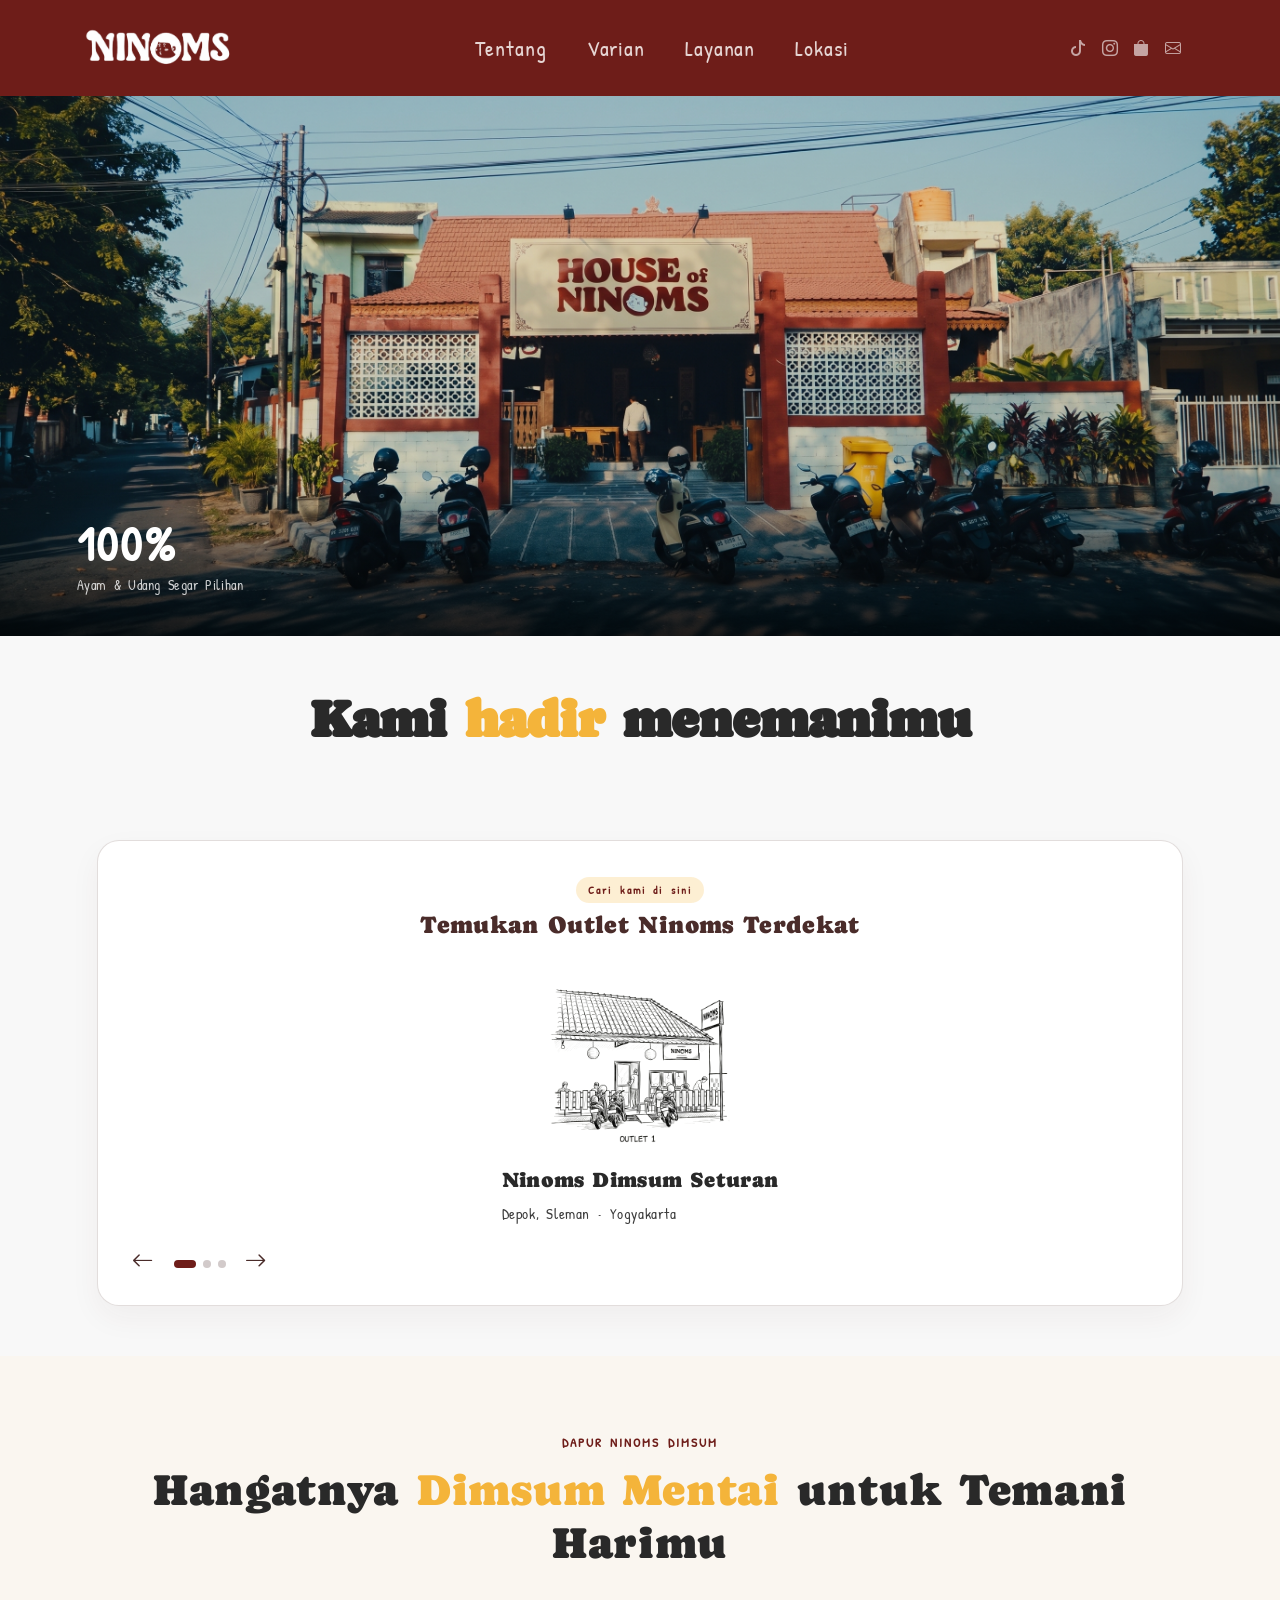
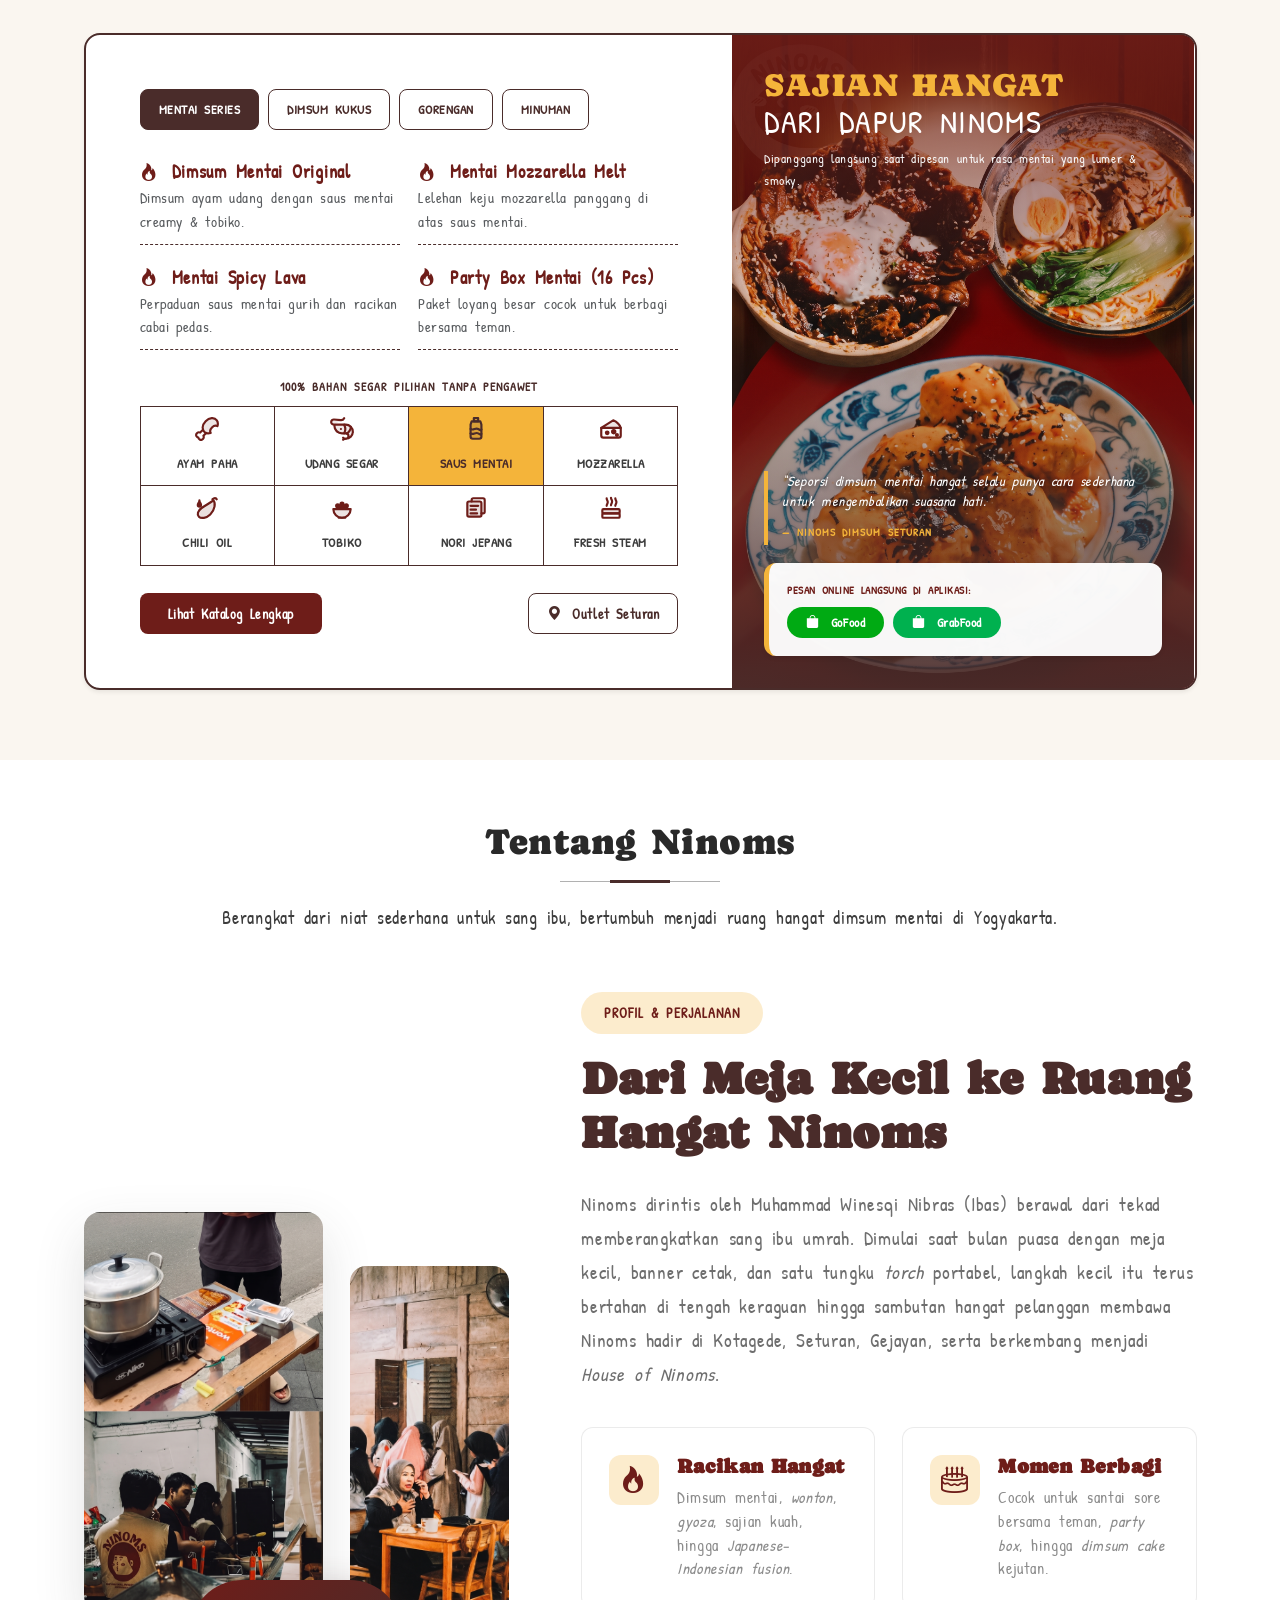
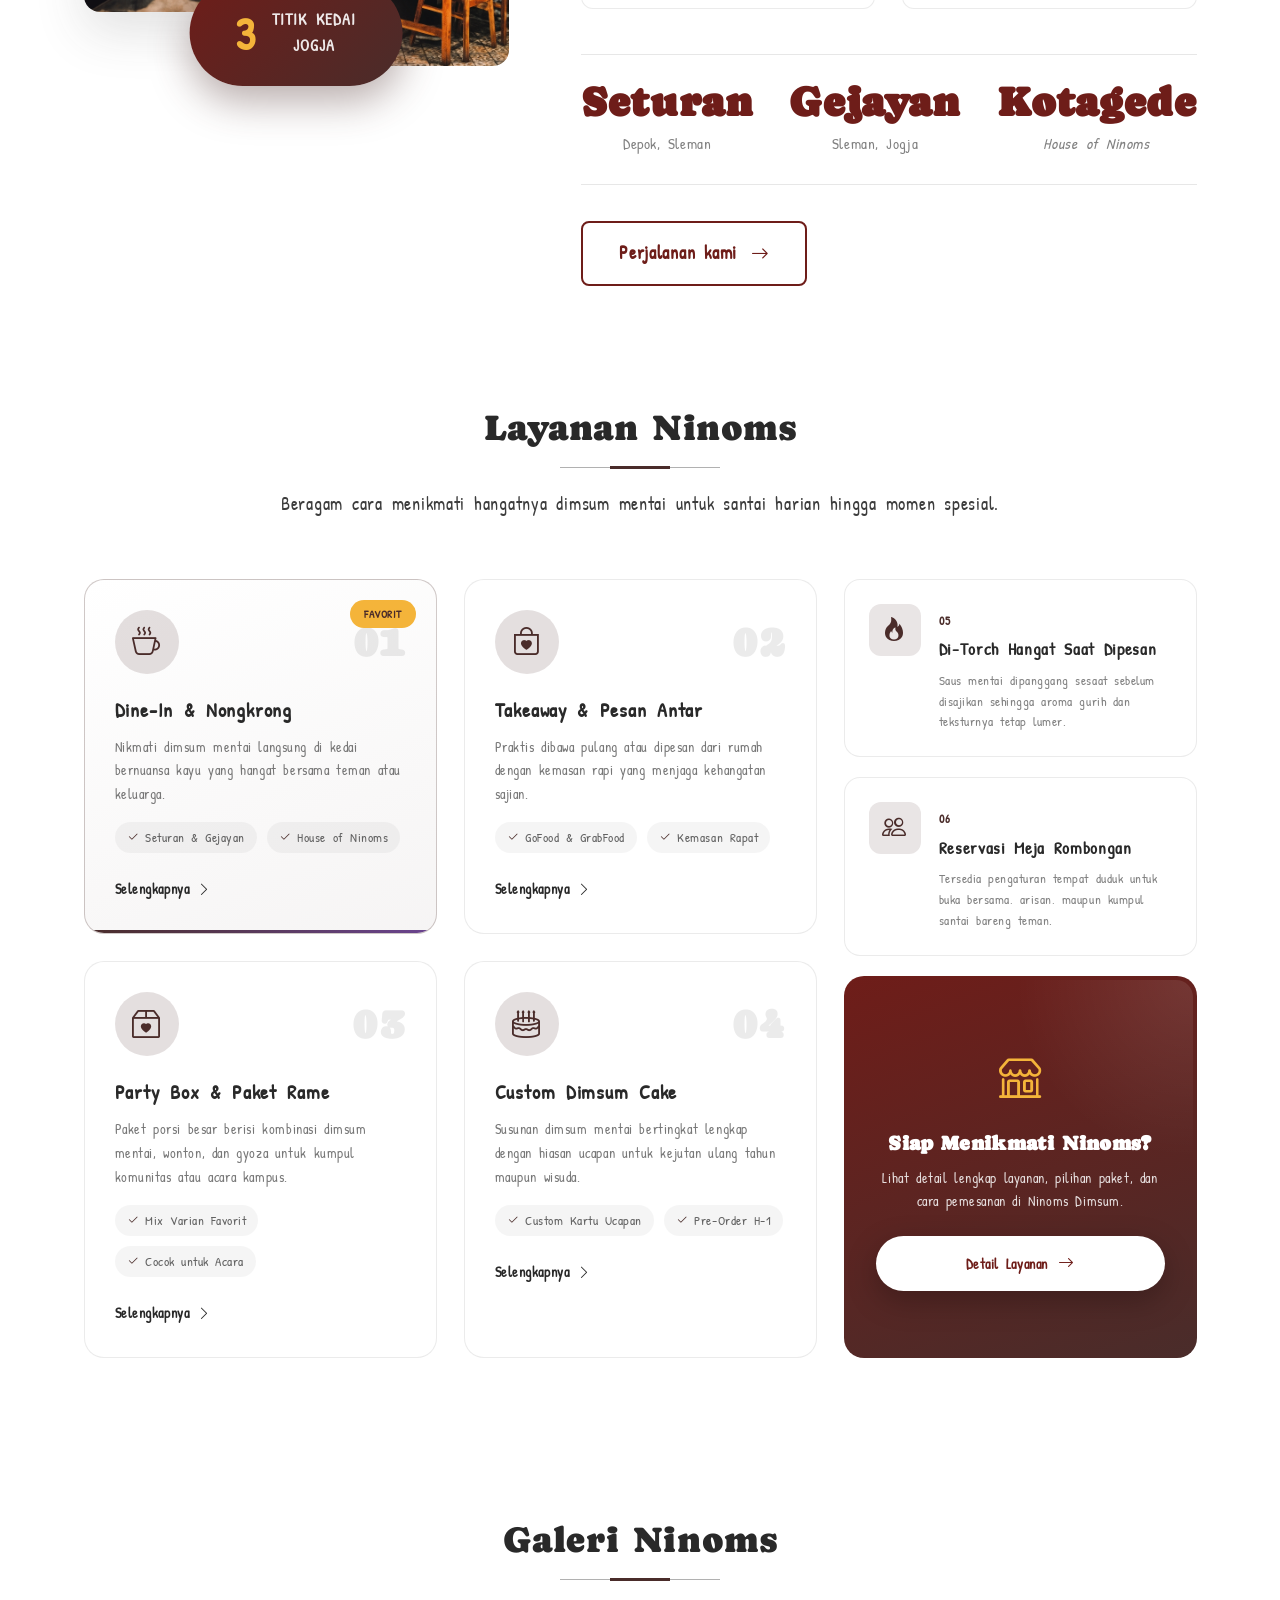
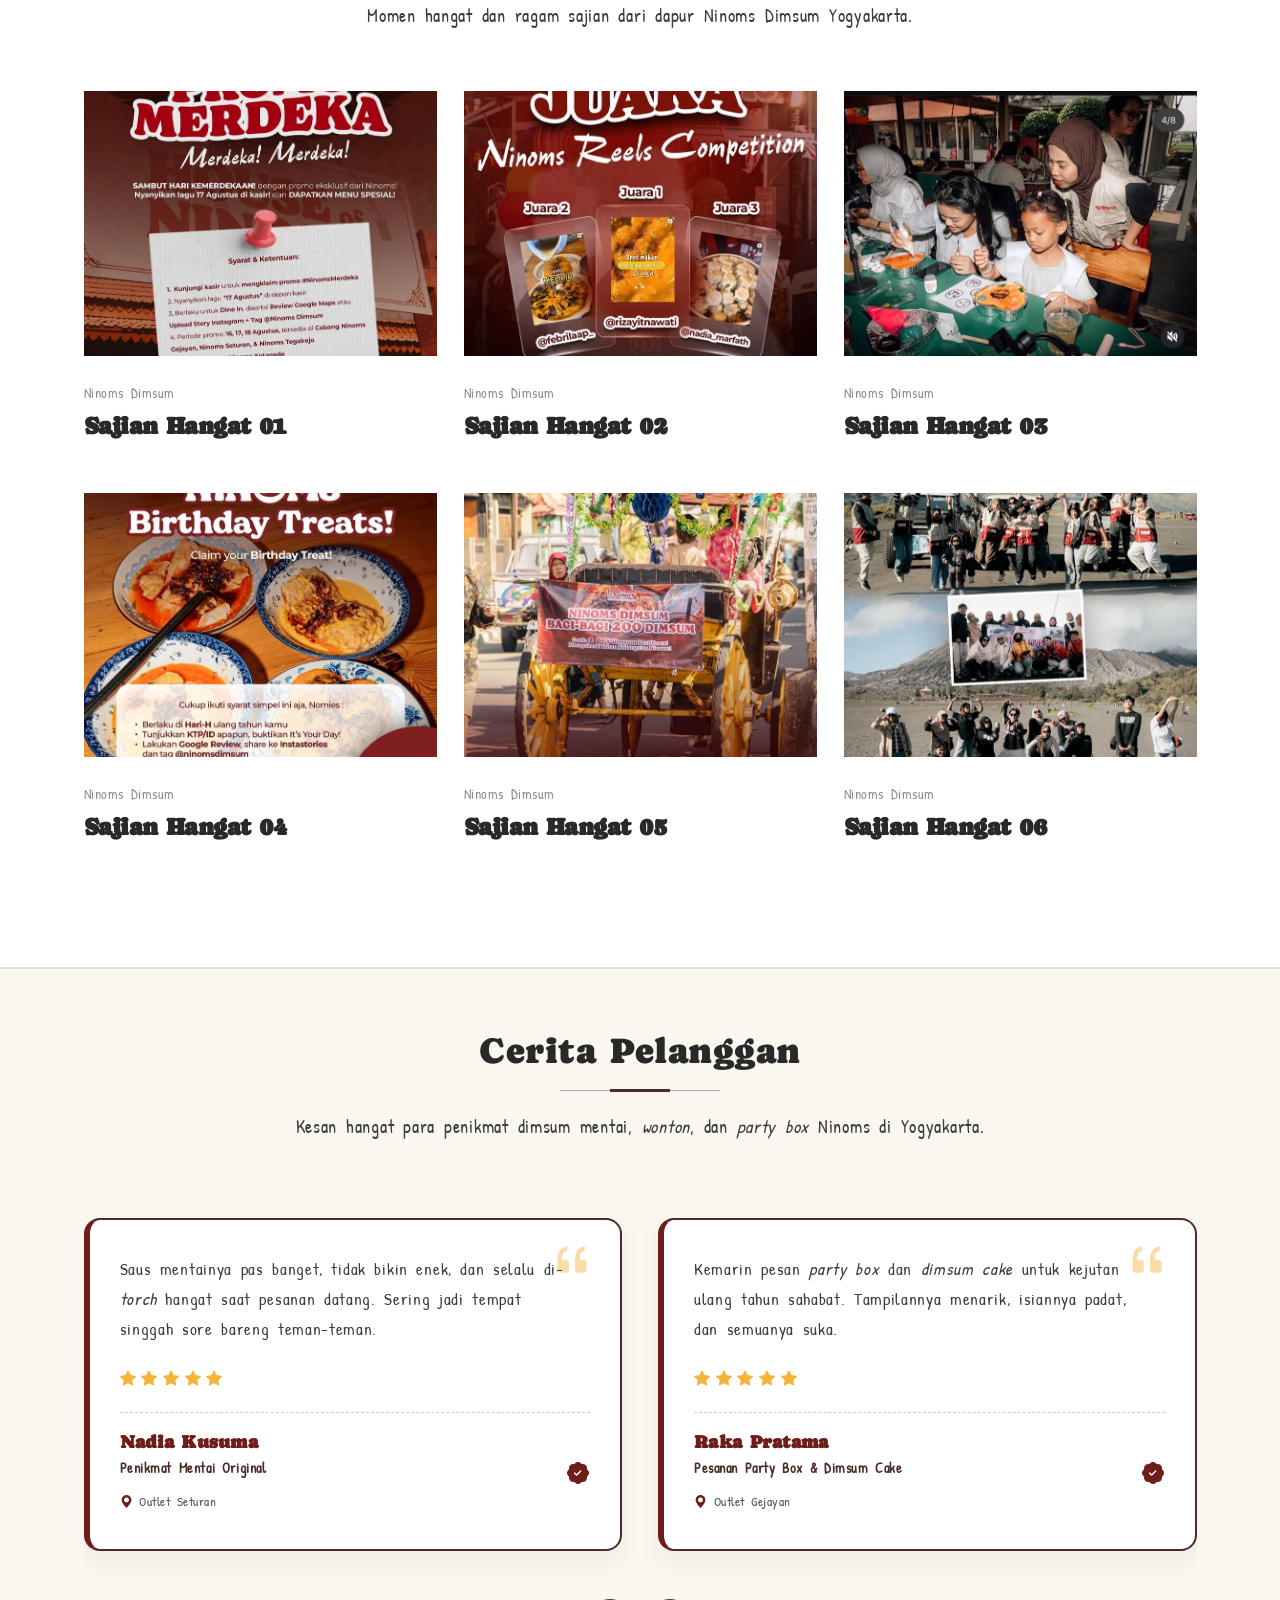
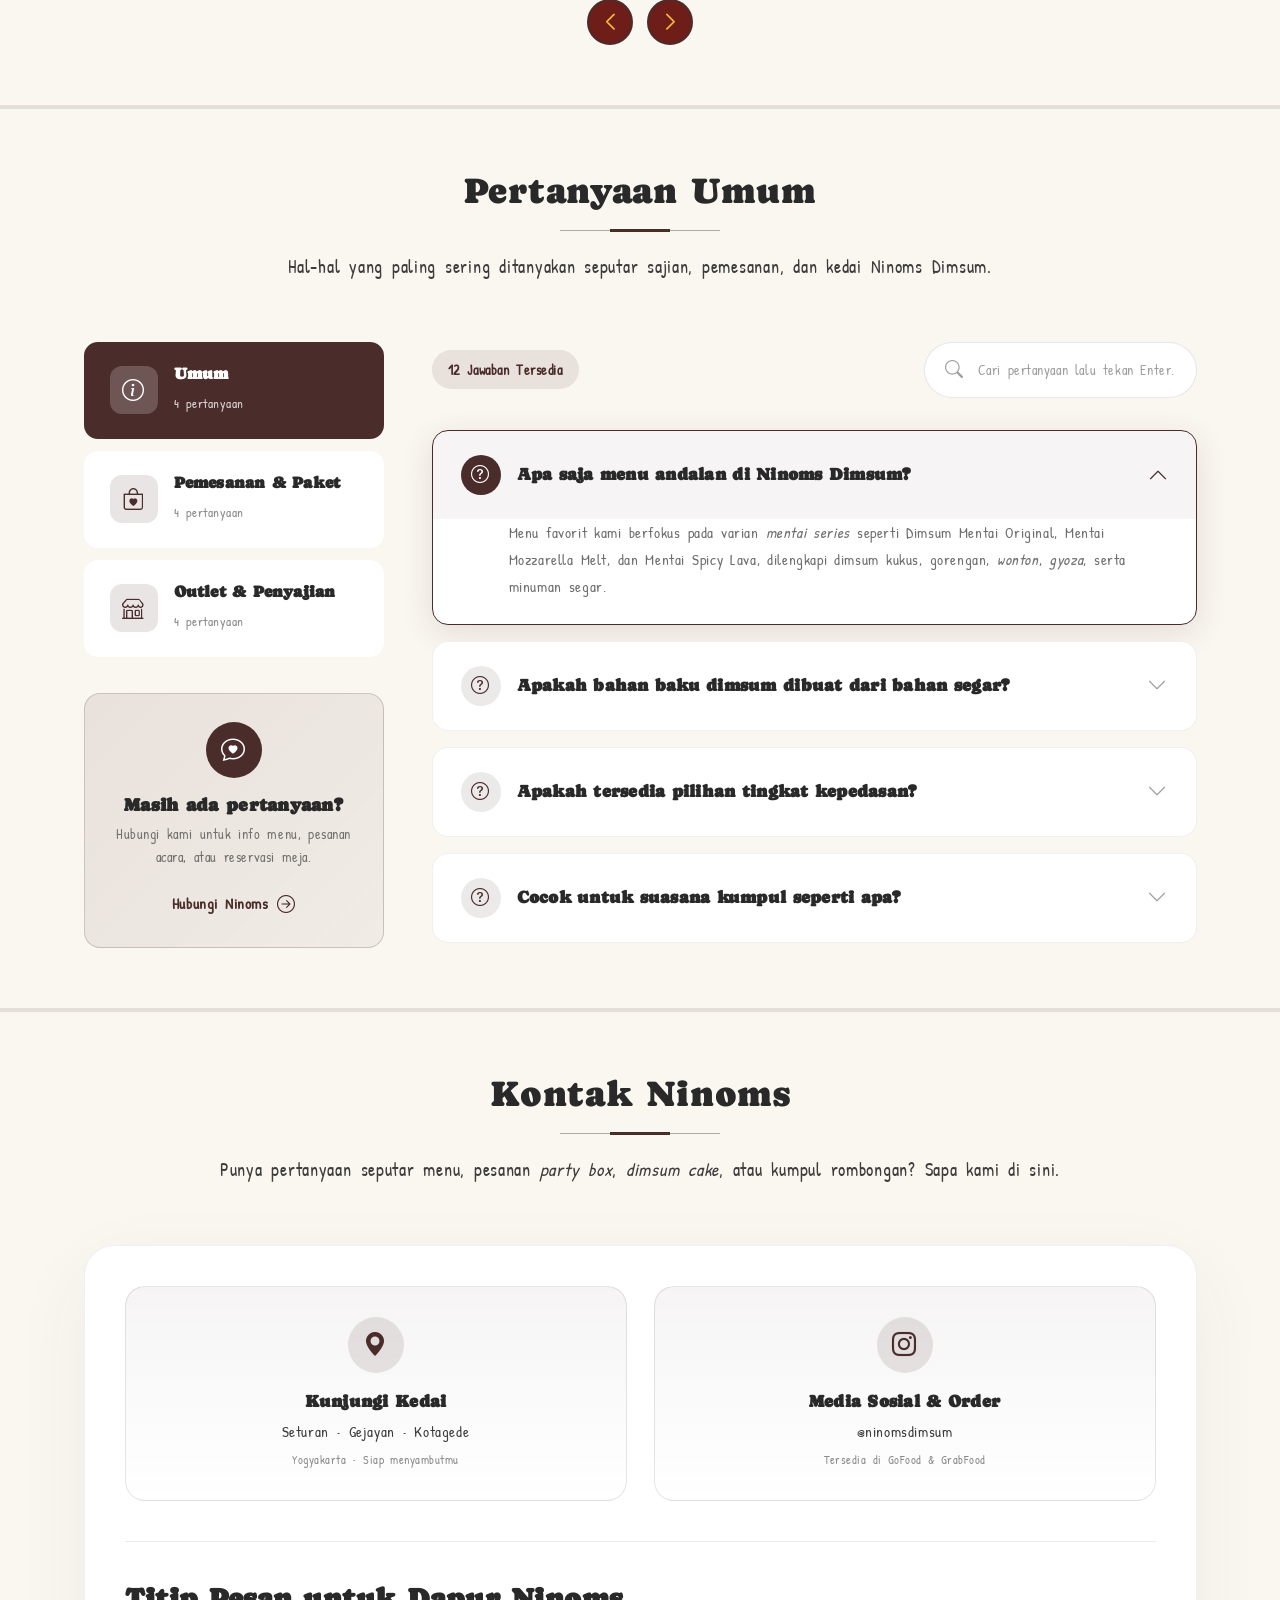
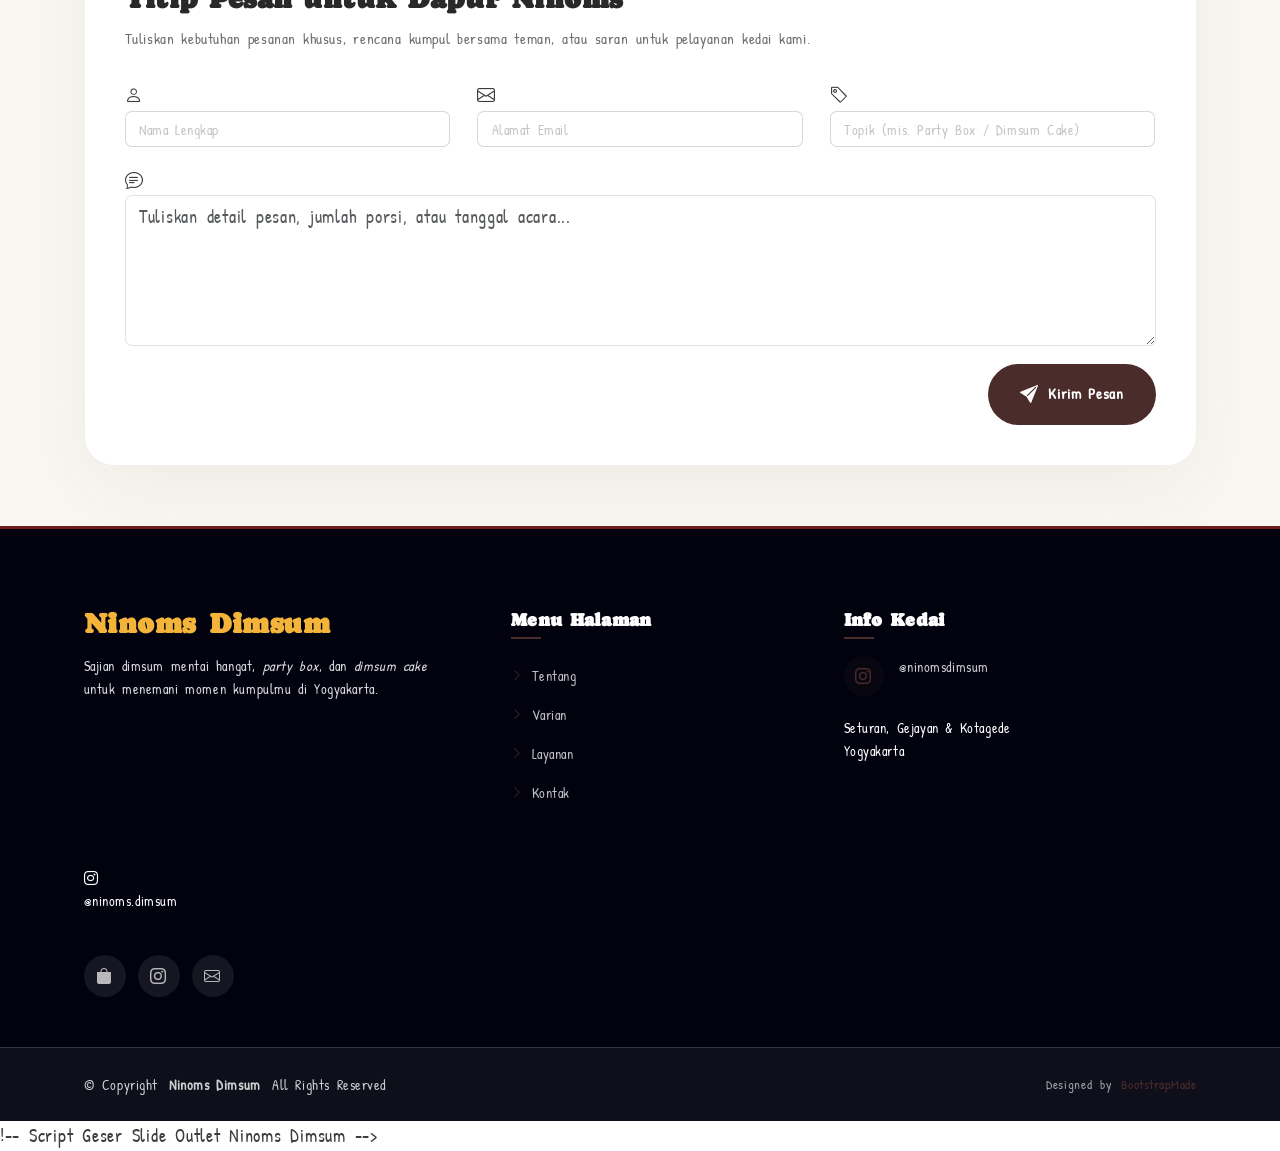
<file: index.html>
<!DOCTYPE html>
<html lang="en">

<head>
  <meta charset="utf-8">
  <meta content="width=device-width, initial-scale=1.0" name="viewport">
  <title>Ninoms Dimsum</title>
  <meta name="description" content="">
  <meta name="keywords" content="">

  <!-- Favicons -->
 <link href="assets/img/Logo Ninoms.png" rel="icon">
  <link href="assets/img/Logo Ninoms.png" rel="apple-touch-icon">
  <!-- Fonts -->
 <link rel="preconnect" href="https://fonts.googleapis.com">
<link rel="preconnect" href="https://fonts.gstatic.com" crossorigin>
<link href="https://fonts.googleapis.com/css2?family=Caprasimo&family=Patrick+Hand&display=swap" rel="stylesheet">


  <!-- Vendor CSS Files -->
  <link href="assets/vendor/bootstrap/css/bootstrap.min.css" rel="stylesheet">
  <link href="assets/vendor/bootstrap-icons/bootstrap-icons.css" rel="stylesheet">
  <link href="assets/vendor/aos/aos.css" rel="stylesheet">
  <link href="assets/vendor/glightbox/css/glightbox.min.css" rel="stylesheet">
  <link href="assets/vendor/swiper/swiper-bundle.min.css" rel="stylesheet">

  <!-- Main CSS File -->
  <link href="assets/css/main.css" rel="stylesheet">

  <!-- =======================================================
  * Template Name: Creativo
  * Template URL: https://bootstrapmade.com/creativo-bootstrap-creative-agency-template/
  * Updated: Nov 20 2026 with Bootstrap v5.3.9
  * Author: BootstrapMade.com
  * License: https://bootstrapmade.com/license/
  ======================================================== -->
</head>

<body class="index-page">

  <header id="header" class="header d-flex align-items-center fixed-top">
    <div class="container position-relative d-flex align-items-center justify-content-between">

      <a href="index.html" class="logo d-flex align-items-center me-auto me-xl-0">
        <img src="assets/img/logo transparan.png" alt="Ninoms Dimsum">
      </a>
      <nav id="navmenu" class="navmenu">
        <ul>
          <li><a href="#about">Tentang</a></li>
          <li><a href="#lini-sajian">Varian</a></li>
          <li><a href="perjalanan-ninoms.html>Perjalanan</a></li>
          <li><a href="service-details.html>Layanan</a></li>
          <li><a href="lokasi-ninoms.html">Lokasi</a></li>
        </ul>
        <i class="mobile-nav-toggle d-xl-none bi bi-list"></i>
      </nav>

      <div class="header-social-links">
        <a href="https://www.tiktok.com/@ninomsdimsum?_r=1&_t=ZS-9BaEa2fSsmV" target="_blank" rel="noopener noreferrer" class="twitter" aria-label="TikTok Ninoms Dimsum"><i class="bi bi-tiktok"></i></a>
        <a href="https://www.instagram.com/ninomsdimsum?cnvx=MTJpN215emFiMzBnaQ==" target="_blank" rel="noopener noreferrer" class="instagram" aria-label="Instagram Ninoms Dimsum"><i class="bi bi-instagram"></i></a>
        <a href="https://gofood.link/a/QHxZszW" target="_blank" rel="noopener noreferrer" class="facebook" aria-label="GoFood Ninoms Dimsum"><i class="bi bi-bag-fill"></i></a>
        <a href="#contact" class="linkedin" aria-label="Kontak Ninoms Dimsum"><i class="bi bi-envelope"></i></a>
      </div>

    </div>
  </header>

  <main class="main">

<!-- Hero Section -->
    <section id="hero" class="hero section light-background" style="padding-top: 76px; padding-bottom: 50px;">

      <!-- Gambar Penuh Ujung Kiri ke Kanan Layar (Tanpa Container) -->
      <div class="container-fluid p-0" data-aos="fade-in">
        <div class="media-block" style="border-radius: 0; max-height: 560px; width: 100%;">
          <img src="assets/img/hero-ninoms.jpg" alt="House of Ninoms" class="img-fluid w-100" style="object-fit: cover; max-height: 560px;">
          <div class="overlay-content" style="padding: 40px 6%;">
            <div class="stats-item">
              <span class="number">100%</span>
              <span class="label">Ayam &amp; Udang Segar Pilihan</span>
            </div>
          </div>
        </div>
      </div>

      <!-- Judul & Kotak Ajakan Order di Bawah Gambar -->
      <div class="container mt-5">
        <div class="row mb-4">
          <div class="col-12" data-aos="fade-down">
            <div class="hero-header">
              <h1>Kami <span class="highlight">hadir</span> menemanimu</h1>
            </div>
          </div>
        </div>

        <!-- Judul & Etalase Outlet di Bawah Gambar -->
      <div class="container mt-5">
        <div class="row mb-4">
          <div class="col-12" data-aos="fade-down">
          </div>
        </div>

<!-- Etalase Outlet Cabang Ninoms Dimsum -->
        <div class="row" data-aos="fade-up" data-aos-delay="150">
          <div class="col-12">
            <div class="ninoms-outlet-panel">

              <!-- Header Etalase -->
              <div class="text-center mb-3">
                <span class="outlet-kicker">Cari kami di sini</span>
                <h3 class="outlet-main-title">Temukan Outlet Ninoms Terdekat</h3>
              </div>

              <!-- Viewport & Track Slide 3 Outlet Cabang -->
              <div class="outlet-slider-viewport">
                <div id="outletSliderTrack" class="outlet-slider-track">

                  <!-- Slide 1: Seturan -->
                  <div class="outlet-slide-item">
                    <div class="outlet-sketch-stage">
                      <img src="assets/img/outlet 1.png" alt="Sketsa Ninoms Dimsum Seturan" class="outlet-sketch-img">
                    </div>
                    <div class="outlet-plate">
                      <h4 class="outlet-name">Ninoms Dimsum Seturan</h4>
                      <p class="outlet-area">Depok, Sleman &bull; Yogyakarta</p>
                    </div>
                  </div>

                  <!-- Slide 2: Gejayan -->
                  <div class="outlet-slide-item">
                    <div class="outlet-sketch-stage">
                      <img src="assets/img/outlet 2.png" alt="Sketsa Ninoms Dimsum Gejayan" class="outlet-sketch-img">
                    </div>
                    <div class="outlet-plate">
                      <h4 class="outlet-name">Ninoms Dimsum Gejayan</h4>
                      <p class="outlet-area">Sleman &bull; Yogyakarta</p>
                    </div>
                  </div>

                  <!-- Slide 3: Kotagede -->
                  <div class="outlet-slide-item">
                    <div class="outlet-sketch-stage">
                      <img src="assets/img/outlet 3.png" alt="Sketsa House of Ninoms Kotagede" class="outlet-sketch-img">
                    </div>
                    <div class="outlet-plate">
                      <h4 class="outlet-name">House of Ninoms Kotagede</h4>
                      <p class="outlet-area">Kotagede &bull; Yogyakarta</p>
                    </div>
                  </div>

                </div>
              </div>

              <!-- Kontrol Geser < dan > di Bagian Bawah Tengah (Area Kotak Merah) -->
              <div class="outlet-bottom-nav">
                <button type="button" class="outlet-prev-btn outlet-step-btn" aria-label="Outlet sebelumnya">
    <i class="bi bi-arrow-left"></i>
  </button>
  <div class="outlet-dots" aria-hidden="true">
    <span class="outlet-dot active" data-slide="0"></span>
    <span class="outlet-dot" data-slide="1"></span>
    <span class="outlet-dot" data-slide="2"></span>
  </div>
  <button type="button" class="outlet-next-btn outlet-step-btn" aria-label="Outlet berikutnya">
    <i class="bi bi-arrow-right"></i>
  </button>
</div>
            </div>
          </div>
        </div>

    </section><!-- /Hero Section -->
<!-- Lini Sajian & Racikan Ninoms Section -->
    <section id="lini-sajian" class="section" style="background-color: #FAF6F0; padding: 70px 0;">
      <div class="container">

        <!-- Judul Utama -->
        <div class="row mb-5 text-center" data-aos="fade-down">
          <div class="col-12">
            <span style="font-size: 13px; letter-spacing: 2px; text-transform: uppercase; color: #6E1D19; font-weight: 700;">Dapur Ninoms Dimsum</span>
            <h1 class="mt-2" style="font-size: 44px; line-height: 1.2;">Hangatnya <span class="highlight" style="color: #F4B43A;">Dimsum Mentai</span> untuk Temani Harimu</h1>
          </div>
        </div>

        <!-- Panel Split Kreatif: Kiri (Menu & Komposisi) - Kanan (Foto Sajian) -->
        <div class="row g-0 shadow-sm" style="border: 2px solid #4A2C2A; border-radius: 16px; overflow: hidden; background-color: #ffffff;" data-aos="fade-up">

          <!-- KOLOM KIRI: Tab Kategori, Daftar Varian & Grid Bahan Baku -->
          <div class="col-lg-7 p-4 p-md-5 d-flex flex-column justify-content-between">
            
            <div>
              <!-- Tab Kategori Menu (Bootstrap Nav Tabs) -->
              <ul class="nav nav-pills mb-4 gap-2" id="ninomsMenuTab" role="tablist">
                <li class="nav-item" role="presentation">
                  <button class="nav-link active fw-bold" id="tab-mentai" data-bs-toggle="pill" data-bs-target="#content-mentai" type="button" role="tab" style="border: 1.5px solid #4A2C2A; border-radius: 8px; font-size: 13px;">MENTAI SERIES</button>
                </li>
                <li class="nav-item" role="presentation">
                  <button class="nav-link fw-bold" id="tab-kukus" data-bs-toggle="pill" data-bs-target="#content-kukus" type="button" role="tab" style="border: 1.5px solid #4A2C2A; border-radius: 8px; font-size: 13px;">DIMSUM KUKUS</button>
                </li>
                <li class="nav-item" role="presentation">
                  <button class="nav-link fw-bold" id="tab-goreng" data-bs-toggle="pill" data-bs-target="#content-goreng" type="button" role="tab" style="border: 1.5px solid #4A2C2A; border-radius: 8px; font-size: 13px;">GORENGAN</button>
                </li>
                <li class="nav-item" role="presentation">
                  <button class="nav-link fw-bold" id="tab-minum" data-bs-toggle="pill" data-bs-target="#content-minum" type="button" role="tab" style="border: 1.5px solid #4A2C2A; border-radius: 8px; font-size: 13px;">MINUMAN</button>
                </li>
              </ul>

              <!-- Isi Varian Menu per Kategori -->
              <div class="tab-content mb-4" id="ninomsMenuTabContent" style="min-height: 150px;">
                
                <!-- 1. Mentai Series -->
                <div class="tab-pane fade show active" id="content-mentai" role="tabpanel">
                  <div class="row g-3">
                    <div class="col-sm-6">
                      <div class="pb-2" style="border-bottom: 1.5px dashed #4A2C2A;">
                        <strong style="color: #6E1D19;"><i class="bi bi-fire me-1"></i> Dimsum Mentai Original</strong>
                        <p class="mb-0 text-muted" style="font-size: 12.5px;">Dimsum ayam udang dengan saus mentai creamy &amp; tobiko.</p>
                      </div>
                    </div>
                    <div class="col-sm-6">
                      <div class="pb-2" style="border-bottom: 1.5px dashed #4A2C2A;">
                        <strong style="color: #6E1D19;"><i class="bi bi-fire me-1"></i> Mentai Mozzarella Melt</strong>
                        <p class="mb-0 text-muted" style="font-size: 12.5px;">Lelehan keju mozzarella panggang di atas saus mentai.</p>
                      </div>
                    </div>
                    <div class="col-sm-6">
                      <div class="pb-2" style="border-bottom: 1.5px dashed #4A2C2A;">
                        <strong style="color: #6E1D19;"><i class="bi bi-fire me-1"></i> Mentai Spicy Lava</strong>
                        <p class="mb-0 text-muted" style="font-size: 12.5px;">Perpaduan saus mentai gurih dan racikan cabai pedas.</p>
                      </div>
                    </div>
                    <div class="col-sm-6">
                      <div class="pb-2" style="border-bottom: 1.5px dashed #4A2C2A;">
                        <strong style="color: #6E1D19;"><i class="bi bi-fire me-1"></i> Party Box Mentai (16 Pcs)</strong>
                        <p class="mb-0 text-muted" style="font-size: 12.5px;">Paket loyang besar cocok untuk berbagi bersama teman.</p>
                      </div>
                    </div>
                  </div>
                </div>

                <!-- 2. Dimsum Kukus -->
                <div class="tab-pane fade" id="content-kukus" role="tabpanel">
                  <div class="row g-3">
                    <div class="col-sm-6">
                      <div class="pb-2" style="border-bottom: 1.5px dashed #4A2C2A;">
                        <strong style="color: #6E1D19;">Siomay Ayam Udang</strong>
                        <p class="mb-0 text-muted" style="font-size: 12.5px;">Tekstur daging padat juicy dengan topping wortel &amp; jamur.</p>
                      </div>
                    </div>
                    <div class="col-sm-6">
                      <div class="pb-2" style="border-bottom: 1.5px dashed #4A2C2A;">
                        <strong style="color: #6E1D19;">Hakau Udang Utuh</strong>
                        <p class="mb-0 text-muted" style="font-size: 12.5px;">Kulit transparan lembut berisi udang segar utuh.</p>
                      </div>
                    </div>
                    <div class="col-sm-6">
                      <div class="pb-2" style="border-bottom: 1.5px dashed #4A2C2A;">
                        <strong style="color: #6E1D19;">Nori Roll Dimsum</strong>
                        <p class="mb-0 text-muted" style="font-size: 12.5px;">Gulungan rumput laut gurih dengan isian ayam udang.</p>
                      </div>
                    </div>
                    <div class="col-sm-6">
                      <div class="pb-2" style="border-bottom: 1.5px dashed #4A2C2A;">
                        <strong style="color: #6E1D19;">Ceker Bumbu Merah</strong>
                        <p class="mb-0 text-muted" style="font-size: 12.5px;">Ceker empuk meresap bumbu rempah hangat.</p>
                      </div>
                    </div>
                  </div>
                </div>

                <!-- 3. Gorengan -->
                <div class="tab-pane fade" id="content-goreng" role="tabpanel">
                  <div class="row g-3">
                    <div class="col-sm-6">
                      <div class="pb-2" style="border-bottom: 1.5px dashed #4A2C2A;">
                        <strong style="color: #6E1D19;">Lumpia Kulit Tahu</strong>
                        <p class="mb-0 text-muted" style="font-size: 12.5px;">Renyah di luar, lembut isian ayam cincang di dalam.</p>
                      </div>
                    </div>
                    <div class="col-sm-6">
                      <div class="pb-2" style="border-bottom: 1.5px dashed #4A2C2A;">
                        <strong style="color: #6E1D19;">Udang Rambutan</strong>
                        <p class="mb-0 text-muted" style="font-size: 12.5px;">Bola udang berbalut kulit pangsit renyah keemasan.</p>
                      </div>
                    </div>
                    <div class="col-sm-6">
                      <div class="pb-2" style="border-bottom: 1.5px dashed #4A2C2A;">
                        <strong style="color: #6E1D19;">Ekado Telur Puyuh</strong>
                        <p class="mb-0 text-muted" style="font-size: 12.5px;">Kantung kulit tahu renyah berisi daging &amp; telur puyuh.</p>
                      </div>
                    </div>
                    <div class="col-sm-6">
                      <div class="pb-2" style="border-bottom: 1.5px dashed #4A2C2A;">
                        <strong style="color: #6E1D19;">Pangsit Goreng Mayo</strong>
                        <p class="mb-0 text-muted" style="font-size: 12.5px;">Pangsit renyah disajikan dengan cocolan saus spesial.</p>
                      </div>
                    </div>
                  </div>
                </div>

                <!-- 4. Minuman -->
                <div class="tab-pane fade" id="content-minum" role="tabpanel">
                  <div class="row g-3">
                    <div class="col-sm-6">
                      <div class="pb-2" style="border-bottom: 1.5px dashed #4A2C2A;">
                        <strong style="color: #6E1D19;">Es Teh Leci Segar</strong>
                        <p class="mb-0 text-muted" style="font-size: 12.5px;">Teh melati wangi dengan buah leci manis menyegarkan.</p>
                      </div>
                    </div>
                    <div class="col-sm-6">
                      <div class="pb-2" style="border-bottom: 1.5px dashed #4A2C2A;">
                        <strong style="color: #6E1D19;">Lemon Tea Madu</strong>
                        <p class="mb-0 text-muted" style="font-size: 12.5px;">Perasan lemon segar penyeimbang gurihnya dimsum.</p>
                      </div>
                    </div>
                  </div>
                </div>

              </div>
            </div>

            <!-- Matriks Komposisi Bahan Baku (Inspirasi Kisi Bahan Tuku) -->
            <div>
              <p class="text-center mb-2 fw-bold" style="font-size: 12px; letter-spacing: 1px; color: #4A2C2A;">100% BAHAN SEGAR PILIHAN TANPA PENGAWET</p>
              <div class="row g-0 text-center" style="border-top: 1.5px solid #4A2C2A; border-left: 1.5px solid #4A2C2A;">
                
                <!-- 1. AYAM PAHA -->
                <div class="col-3 p-2 ingredient-box" style="border-right: 1.5px solid #4A2C2A; border-bottom: 1.5px solid #4A2C2A;">
                  <svg width="26" height="26" viewBox="0 0 24 24" fill="none" stroke="#6E1D19" stroke-width="2" stroke-linecap="round" stroke-linejoin="round" class="d-block mx-auto mb-1" aria-hidden="true">
                    <path d="M15.4 15.63a7.875 6 135 1 1 6.23-6.23 4.5 3.43 135 0 0-6.23 6.23" fill="rgba(110, 29, 25, 0.12)"/>
                    <path d="m8.29 12.71-2.6 2.6a2.5 2.5 0 1 0-1.65 4.65A2.5 2.5 0 1 0 8.7 18.3l2.59-2.59"/>
                  </svg>
                  <span style="font-size: 11px; font-weight: 600;">AYAM PAHA</span>
                </div>

                <!-- 2. UDANG SEGAR -->
                <div class="col-3 p-2 ingredient-box" style="border-right: 1.5px solid #4A2C2A; border-bottom: 1.5px solid #4A2C2A;">
                  <svg width="26" height="26" viewBox="0 0 24 24" fill="none" stroke="#6E1D19" stroke-width="2" stroke-linecap="round" stroke-linejoin="round" class="d-block mx-auto mb-1" aria-hidden="true">
                    <path d="M11 12h.01"/>
                    <path d="M13 22c.5-.5 1.12-1 2.5-1-1.38 0-2-.5-2.5-1"/>
                    <path d="M14 2a3.28 3.28 0 0 1-3.227 1.798l-6.17-.561A2.387 2.387 0 1 0 4.387 8H15.5a1 1 0 0 1 0 13 1 1 0 0 0 0-5H12a7 7 0 0 1-7-7V8" fill="rgba(110, 29, 25, 0.1)"/>
                    <path d="M14 8a8.5 8.5 0 0 1 0 8"/>
                    <path d="M16 16c2 0 4.5-4 4-6"/>
                  </svg>
                  <span style="font-size: 11px; font-weight: 600;">UDANG SEGAR</span>
                </div>

                <!-- 3. SAUS MENTAI -->
                <div class="col-3 p-2 ingredient-box active-ingredient" style="border-right: 1.5px solid #4A2C2A; border-bottom: 1.5px solid #4A2C2A; background-color: #F4B43A;">
                  <svg width="26" height="26" viewBox="0 0 24 24" fill="none" stroke="#4A2C2A" stroke-width="2" stroke-linecap="round" stroke-linejoin="round" class="d-block mx-auto mb-1" aria-hidden="true">
                    <path d="M10 2h4v3h-4z"/>
                    <path d="M8 5h8l1 3v11a2 2 0 0 1-2 2H9a2 2 0 0 1-2-2V8l1-3z" fill="rgba(74, 44, 42, 0.15)"/>
                    <path d="M7 12c2.5 1.8 4.5-1.5 7 0s2.5 1.5 3 .5"/>
                    <path d="M7 16c2.5 1.8 4.5-1.5 7 0s2.5 1.5 3 .5"/>
                  </svg>
                  <span style="font-size: 11px; font-weight: 700; color: #4A2C2A;">SAUS MENTAI</span>
                </div>

                <!-- 4. MOZZARELLA -->
                <div class="col-3 p-2 ingredient-box" style="border-right: 1.5px solid #4A2C2A; border-bottom: 1.5px solid #4A2C2A;">
                  <svg width="26" height="26" viewBox="0 0 24 24" fill="none" stroke="#6E1D19" stroke-width="2" stroke-linecap="round" stroke-linejoin="round" class="d-block mx-auto mb-1" aria-hidden="true">
                    <path d="M3 11 14 4c3.5 1.5 6 4 7 7H3z" fill="rgba(110, 29, 25, 0.12)"/>
                    <path d="M3 11v7a2 2 0 0 0 2 2h14a2 2 0 0 0 2-2v-7"/>
                    <circle cx="8.5" cy="15.5" r="1.2" fill="#6E1D19"/>
                    <circle cx="14.5" cy="14.5" r="1.5" fill="#6E1D19"/>
                    <circle cx="17.5" cy="17.5" r="0.9" fill="#6E1D19"/>
                  </svg>
                  <span style="font-size: 11px; font-weight: 600;">MOZZARELLA</span>
                </div>

                <!-- 5. CHILI OIL -->
                <div class="col-3 p-2 ingredient-box" style="border-right: 1.5px solid #4A2C2A; border-bottom: 1.5px solid #4A2C2A;">
                  <svg width="26" height="26" viewBox="0 0 24 24" fill="none" stroke="#6E1D19" stroke-width="2" stroke-linecap="round" stroke-linejoin="round" class="d-block mx-auto mb-1" aria-hidden="true">
                    <path d="M17 4c1.5-1.5 3.5-1.5 4 0"/>
                    <path d="M18 5c2 2.5 1.5 8.5-3 13-3.5 3.5-8.5 4-10.5 2s-1-5.5 2.5-8c3.5-2.5 7.5-4.5 11-7z" fill="rgba(110, 29, 25, 0.14)"/>
                    <path d="M5 5c0 1.8-1.5 3-1.5 4.2a1.5 1.5 0 0 0 3 0C6.5 8 5 6.8 5 5z" fill="#6E1D19"/>
                  </svg>
                  <span style="font-size: 11px; font-weight: 600;">CHILI OIL</span>
                </div>

                <!-- 6. TOBIKO -->
                <div class="col-3 p-2 ingredient-box" style="border-right: 1.5px solid #4A2C2A; border-bottom: 1.5px solid #4A2C2A;">
                  <svg width="26" height="26" viewBox="0 0 24 24" fill="none" stroke="#6E1D19" stroke-width="2" stroke-linecap="round" stroke-linejoin="round" class="d-block mx-auto mb-1" aria-hidden="true">
                    <circle cx="8" cy="10" r="1.4" fill="#6E1D19"/>
                    <circle cx="12" cy="8.5" r="1.4" fill="#6E1D19"/>
                    <circle cx="16" cy="10" r="1.4" fill="#6E1D19"/>
                    <circle cx="10" cy="11.5" r="1.4" fill="#6E1D19"/>
                    <circle cx="14" cy="11.5" r="1.4" fill="#6E1D19"/>
                    <path d="M4 13h16a8 8 0 0 1-16 0z" fill="rgba(110, 29, 25, 0.12)"/>
                    <path d="M9 21h6"/>
                  </svg>
                  <span style="font-size: 11px; font-weight: 600;">TOBIKO</span>
                </div>

                <!-- 7. NORI JEPANG -->
                <div class="col-3 p-2 ingredient-box" style="border-right: 1.5px solid #4A2C2A; border-bottom: 1.5px solid #4A2C2A;">
                  <svg width="26" height="26" viewBox="0 0 24 24" fill="none" stroke="#6E1D19" stroke-width="2" stroke-linecap="round" stroke-linejoin="round" class="d-block mx-auto mb-1" aria-hidden="true">
                    <rect x="4" y="6" width="13" height="14" rx="1.5" fill="rgba(110, 29, 25, 0.16)"/>
                    <path d="M8 6V4.5A1.5 1.5 0 0 1 9.5 3h9A1.5 1.5 0 0 1 20 4.5v11a1.5 1.5 0 0 1-1.5 1.5H17"/>
                    <path d="M7 10h7M7 13.5h5M7 17h6"/>
                  </svg>
                  <span style="font-size: 11px; font-weight: 600;">NORI JEPANG</span>
                </div>

                <!-- 8. FRESH STEAM -->
                <div class="col-3 p-2 ingredient-box" style="border-right: 1.5px solid #4A2C2A; border-bottom: 1.5px solid #4A2C2A;">
                  <svg width="26" height="26" viewBox="0 0 24 24" fill="none" stroke="#6E1D19" stroke-width="2" stroke-linecap="round" stroke-linejoin="round" class="d-block mx-auto mb-1" aria-hidden="true">
                    <path d="M8 3c0 1.5 1 2 1 3.5S8 8.5 8 10"/>
                    <path d="M12 2.5c0 1.5 1 2 1 3.5s-1 2-1 3.5"/>
                    <path d="M16 3c0 1.5 1 2 1 3.5s-1 2-1 3.5"/>
                    <rect x="4" y="13" width="16" height="4" rx="1" fill="rgba(110, 29, 25, 0.14)"/>
                    <rect x="4" y="17" width="16" height="4" rx="1"/>
                  </svg>
                  <span style="font-size: 11px; font-weight: 600;">FRESH STEAM</span>
                </div>

              </div>

              <!-- Tombol Aksi di Bawah Grid -->
              <div class="d-flex flex-wrap align-items-center justify-content-between gap-2 mt-4">
                <a href="katalog-ninoms.html" class="btn px-4 py-2 fw-bold" style="background-color: #6E1D19; color: #ffffff; border-radius: 8px; font-size: 14px;">Lihat Katalog Lengkap</a>
               <a href="https://maps.app.goo.gl/KD9xTTfj76oCVyuLA" target="_blank" rel="noopener noreferrer" class="btn px-3 py-2 fw-bold" style="border: 1.5px solid #4A2C2A; color: #4A2C2A; border-radius: 8px; font-size: 14px;"><i class="bi bi-geo-alt-fill me-1"></i> Outlet Seturan</a>
              </div>
            </div>

          </div>

<!-- KOLOM KANAN: Foto Produk + Judul Utama di Atas, Quotes & Link Aplikasi di Bawah -->
          <div class="col-lg-5 position-relative" style="min-height: 500px; background-color: #4A2C2A; overflow: hidden;">
            <img src="assets/img/menu-mentai.jpg" alt="Sajian Hangat Ninoms Dimsum" class="w-100 h-100" style="object-fit: cover; object-position: center; opacity: 0.92;">
            
            <!-- Lapisan Overlay -->
            <div style="position: absolute; inset: 0; background: linear-gradient(to bottom, rgba(110, 29, 25, 0.85) 0%, rgba(0, 0, 0, 0.05) 45%, rgba(74, 44, 42, 0.92) 100%); padding: 32px; display: flex; flex-direction: column; justify-content: space-between;">
              
              <!-- Bagian Atas: Tetap Sajian Hangat dari Dapur Ninoms -->
              <div>
                <h2 style="color: #F4B43A; font-size: 32px; line-height: 1.15; margin-bottom: 8px;">SAJIAN HANGAT<br><span style="color: #ffffff;">DARI DAPUR NINOMS</span></h2>
                <p style="color: #f8f8f8; font-size: 13px; margin: 0;">Dipanggang langsung saat dipesan untuk rasa mentai yang lumer &amp; smoky.</p>
              </div>

              <!-- Bagian Bawah: Quotes Hangat + Tombol GoFood & GrabFood -->
              <div>
                <!-- Quotes -->
                <div class="mb-3" style="border-left: 4px solid #F4B43A; padding-left: 14px;">
                  <p style="color: #ffffff; font-size: 14px; font-style: italic; line-height: 1.45; margin-bottom: 4px; text-shadow: 0 2px 4px rgba(0,0,0,0.5);">
                    &ldquo;Seporsi dimsum mentai hangat selalu punya cara sederhana untuk mengembalikan suasana hati.&rdquo;
                  </p>
                  <span style="color: #F4B43A; font-size: 11px; font-weight: 700; letter-spacing: 1px;">&mdash; NINOMS DIMSUM SETURAN</span>
                </div>

                <!-- Kotak Link Aplikasi -->
                <div class="p-3 shadow-sm" style="background-color: rgba(255, 255, 255, 0.96); border-radius: 12px; border-left: 5px solid #F4B43A;">
                  <span style="font-size: 11px; font-weight: 700; color: #6E1D19; text-transform: uppercase; letter-spacing: 0.5px; display: block; margin-bottom: 8px;">
                    Pesan Online Langsung di Aplikasi:
                  </span>
                  <div class="d-flex flex-wrap gap-2">
                    <a href="https://gofood.link/a/QHxZszW" target="_blank" rel="noopener noreferrer" class="btn btn-sm fw-bold px-3 py-1" style="background-color: #00AA13; color: #ffffff; border-radius: 20px; font-size: 13px;">
                      <i class="bi bi-bag-fill me-1"></i> GoFood
                    </a>
                    <a href="https://r.grab.com/g/6-20261121_080510_5671DD3B00734E95940F0413EBB7AC30_MEXMPS-6-C7KHGCK3SFLXKE" target="_blank" rel="noopener noreferrer" class="btn btn-sm fw-bold px-3 py-1" style="background-color: #00B14F; color: #ffffff; border-radius: 20px; font-size: 13px;">
                      <i class="bi bi-bag-fill me-1"></i> GrabFood
                    </a>
                  </div>
                </div>
              </div>

            </div>

        </div>

      </div>
    </section><!-- /Lini Sajian Section -->
<!-- About Section (Profil & Sejarah Ninoms Dimsum) -->
    <section id="about" class="about section">

      <!-- Section Title -->
      <div class="container section-title" data-aos="fade-up">
        <h2>Tentang Ninoms</h2>
        <p>Berangkat dari niat sederhana untuk sang ibu, bertumbuh menjadi ruang hangat dimsum mentai di Yogyakarta.</p>
      </div><!-- End Section Title -->

      <div class="container" data-aos="fade-up" data-aos-delay="100">

        <div class="about-wrapper">

          <div class="image-gallery" data-aos="zoom-in" data-aos-delay="200">
            <div class="gallery-grid">
              <div class="gallery-item main-image">
                <img src="assets/img/tentang ninoms 1.jpg" alt="Suasana hangat pelanggan di kedai Ninoms Dimsum" class="img-fluid" loading="lazy">
              </div>
              <div class="gallery-item side-image">
                <img src="assets/img/tentang ninoms 2.jpg" alt="Proses perintisan kukusan dan tim dapur Ninoms Dimsum" class="img-fluid" loading="lazy">
              </div>
            </div>
            <div class="experience-badge">
              <div class="badge-inner" style="background: linear-gradient(135deg, #6E1D19, #4A2C2A);">
                <span class="number" style="color: #F4B43A;">3</span>
                <span class="label">Titik Kedai Jogja</span>
              </div>
            </div>
          </div>

          <div class="info-panel" data-aos="fade-up" data-aos-delay="300">

            <div class="panel-header">
              <span class="tagline" style="background: rgba(244, 180, 58, 0.25); color: #6E1D19;">Profil &amp; Perjalanan</span>
              <h2 style="color: #4A2C2A;">Dari Meja Kecil ke Ruang Hangat Ninoms</h2>
            </div>

            <p class="description">
              Ninoms dirintis oleh Muhammad Winesqi Nibras (Ibas) berawal dari tekad memberangkatkan sang ibu umrah. Dimulai saat bulan puasa dengan meja kecil, banner cetak, dan satu tungku <em>torch</em> portabel, langkah kecil itu terus bertahan di tengah keraguan hingga sambutan hangat pelanggan membawa Ninoms hadir di Kotagede, Seturan, Gejayan, serta berkembang menjadi <em>House of Ninoms</em>.
            </p>

            <div class="highlights-row">
              <div class="highlight-box" data-aos="fade-up" data-aos-delay="350">
                <div class="icon-wrap" style="background: rgba(244, 180, 58, 0.25);">
                  <i class="bi bi-fire" style="color: #6E1D19;"></i>
                </div>
                <div class="highlight-content">
                  <h4 style="color: #6E1D19;">Racikan Hangat</h4>
                  <p>Dimsum mentai, <em>wonton</em>, <em>gyoza</em>, sajian kuah, hingga <em>Japanese–Indonesian fusion</em>.</p>
                </div>
              </div>
              <div class="highlight-box" data-aos="fade-up" data-aos-delay="400">
                <div class="icon-wrap" style="background: rgba(244, 180, 58, 0.25);">
                  <i class="bi bi-cake2" style="color: #6E1D19;"></i>
                </div>
                <div class="highlight-content">
                  <h4 style="color: #6E1D19;">Momen Berbagi</h4>
                  <p>Cocok untuk santai sore bersama teman, <em>party box</em>, hingga <em>dimsum cake</em> kejutan.</p>
                </div>
              </div>
            </div>

            <div class="stats-row" data-aos="fade-up" data-aos-delay="450">
              <div class="stat-block">
                <h3 style="color: #6E1D19;">Seturan</h3>
                <span>Depok, Sleman</span>
              </div>
              <div class="stat-block">
                <h3 style="color: #6E1D19;">Gejayan</h3>
                <span>Sleman, Jogja</span>
              </div>
              <div class="stat-block">
                <h3 style="color: #6E1D19;">Kotagede</h3>
                <span><em>House of Ninoms</em></span>
              </div>
            </div>

            <a href="perjalanan-ninoms.html" class="cta-button" style="border-color: #6E1D19; color: #6E1D19;">Perjalanan kami <i class="bi bi-arrow-right"></i></a>

          </div>

        </div>

      </div>

    </section><!-- /About Section -->

<!-- Layanan Ninoms Section -->
    <section id="services" class="services section">

      <!-- Section Title -->
      <div class="container section-title" data-aos="fade-up">
        <h2>Layanan Ninoms</h2>
        <p>Beragam cara menikmati hangatnya dimsum mentai untuk santai harian hingga momen spesial.</p>
      </div><!-- End Section Title -->

      <div class="container" data-aos="fade-up" data-aos-delay="100">

        <div class="row g-4">
          <div class="col-lg-8">
            <div class="row g-4">

              <!-- Layanan 01 -->
              <div class="col-md-6" data-aos="fade-right" data-aos-delay="150">
                <div class="service-card highlighted">
                  <div class="card-badge" style="background: #F4B43A; color: #4A2C2A;">Favorit</div>
                  <div class="card-header">
                    <div class="icon-circle">
                      <i class="bi bi-cup-hot"></i>
                    </div>
                    <span class="service-num">01</span>
                  </div>
                  <div class="card-body">
                    <h4><a href="service-details.html?layanan=dine-in">Dine-In &amp; Nongkrong</a></h4>
                    <p>Nikmati dimsum mentai langsung di kedai bernuansa kayu yang hangat bersama teman atau keluarga.</p>
                    <ul class="feature-list">
                      <li><i class="bi bi-check2"></i> Seturan &amp; Gejayan</li>
                      <li><i class="bi bi-check2"></i> House of Ninoms</li>
                    </ul>
                  </div>
                  <a href="service-details.html?layanan=dine-in" class="card-link">
                    <span>Selengkapnya</span>
                    <i class="bi bi-chevron-right"></i>
                  </a>
                </div>
              </div><!-- End Service Card 01 -->

              <!-- Layanan 02 -->
              <div class="col-md-6" data-aos="fade-left" data-aos-delay="200">
                <div class="service-card">
                  <div class="card-header">
                    <div class="icon-circle">
                      <i class="bi bi-bag-heart"></i>
                    </div>
                    <span class="service-num">02</span>
                  </div>
                  <div class="card-body">
                    <h4><a href="service-details.html?layanan=takeaway">Takeaway &amp; Pesan Antar</a></h4>
                    <p>Praktis dibawa pulang atau dipesan dari rumah dengan kemasan rapi yang menjaga kehangatan sajian.</p>
                    <ul class="feature-list">
                      <li><i class="bi bi-check2"></i> GoFood &amp; GrabFood</li>
                      <li><i class="bi bi-check2"></i> Kemasan Rapat</li>
                    </ul>
                  </div>
                  <a href="service-details.html?layanan=takeaway" class="card-link">
                    <span>Selengkapnya</span>
                    <i class="bi bi-chevron-right"></i>
                  </a>
                </div>
              </div><!-- End Service Card 02 -->

              <!-- Layanan 03 -->
              <div class="col-md-6" data-aos="fade-right" data-aos-delay="250">
                <div class="service-card">
                  <div class="card-header">
                    <div class="icon-circle">
                      <i class="bi bi-box2-heart"></i>
                    </div>
                    <span class="service-num">03</span>
                  </div>
                  <div class="card-body">
                    <h4><a href="service-details.html?layanan=party-box">Party Box &amp; Paket Rame</a></h4>
                    <p>Paket porsi besar berisi kombinasi dimsum mentai, wonton, dan gyoza untuk kumpul komunitas atau acara kampus.</p>
                    <ul class="feature-list">
                      <li><i class="bi bi-check2"></i> Mix Varian Favorit</li>
                      <li><i class="bi bi-check2"></i> Cocok untuk Acara</li>
                    </ul>
                  </div>
                  <a href="service-details.html?layanan=party-box" class="card-link">
                    <span>Selengkapnya</span>
                    <i class="bi bi-chevron-right"></i>
                  </a>
                </div>
              </div><!-- End Service Card 03 -->

              <!-- Layanan 04 -->
              <div class="col-md-6" data-aos="fade-left" data-aos-delay="300">
                <div class="service-card">
                  <div class="card-header">
                    <div class="icon-circle">
                      <i class="bi bi-cake2"></i>
                    </div>
                    <span class="service-num">04</span>
                  </div>
                  <div class="card-body">
                    <h4><a href="service-details.html?layanan=dimsum-cake">Custom Dimsum Cake</a></h4>
                    <p>Susunan dimsum mentai bertingkat lengkap dengan hiasan ucapan untuk kejutan ulang tahun maupun wisuda.</p>
                    <ul class="feature-list">
                      <li><i class="bi bi-check2"></i> Custom Kartu Ucapan</li>
                      <li><i class="bi bi-check2"></i> Pre-Order H-1</li>
                    </ul>
                  </div>
                  <a href="service-details.html?layanan=dimsum-cake" class="card-link">
                    <span>Selengkapnya</span>
                    <i class="bi bi-chevron-right"></i>
                  </a>
                </div>
              </div><!-- End Service Card 04 -->

            </div>
          </div>

          <div class="col-lg-4">
            <div class="services-sidebar" data-aos="fade-up" data-aos-delay="350">

              <div class="sidebar-service-item">
                <div class="sidebar-icon">
                  <i class="bi bi-fire"></i>
                </div>
                <div class="sidebar-content">
                  <span class="sidebar-num">05</span>
                  <h5><a href="service-details.html?layanan=dine-in">Di-Torch Hangat Saat Dipesan</a></h5>
                  <p>Saus mentai dipanggang sesaat sebelum disajikan sehingga aroma gurih dan teksturnya tetap lumer.</p>
                </div>
              </div><!-- End Sidebar Item 05 -->

              <div class="sidebar-service-item">
                <div class="sidebar-icon">
                  <i class="bi bi-people"></i>
                </div>
                <div class="sidebar-content">
                  <span class="sidebar-num">06</span>
                  <h5><a href="service-details.html?layanan=party-box">Reservasi Meja Rombongan</a></h5>
                  <p>Tersedia pengaturan tempat duduk untuk buka bersama, arisan, maupun kumpul santai bareng teman.</p>
                </div>
              </div><!-- End Sidebar Item 06 -->

              <div class="sidebar-cta" style="background: linear-gradient(160deg, #6E1D19 0%, #4A2C2A 100%);">
                <div class="cta-inner" style="background: linear-gradient(160deg, #6E1D19 0%, #4A2C2A 100%);">
                  <i class="bi bi-shop" style="color: #F4B43A;"></i>
                  <h4>Siap Menikmati Ninoms?</h4>
                  <p>Lihat detail lengkap layanan, pilihan paket, dan cara pemesanan di Ninoms Dimsum.</p>
                  <a href="service-details.html?layanan=dine-in" class="cta-button" style="color: #6E1D19;">
                    Detail Layanan
                    <i class="bi bi-arrow-right"></i>
                  </a>
                </div>
              </div>

            </div>
          </div>
        </div>

      </div>

    </section><!-- /Layanan Ninoms Section -->

              </div>
            </div>
          </div>
        </div>

      </div>

    </section><!-- /Services Section -->

    <!-- Portfolio Section -->
    <section id="portfolio" class="portfolio section">

      <!-- Section Title -->
      <div class="container section-title" data-aos="fade-up">
        <h2>Galeri Ninoms</h2>
        <p>Momen hangat dan ragam sajian dari dapur Ninoms Dimsum Yogyakarta.</p>
      </div><!-- End Section Title -->

      <div class="container">

        <div class="row g-4" data-aos="fade-up" data-aos-delay="200">

          <!-- Gambar 1 -->
          <div class="col-lg-4 col-md-6 portfolio-item">
            <div class="portfolio-card">
              <div class="portfolio-image">
                <img src="assets/img/ac 1.jpeg" class="img-fluid" alt="Galeri Ninoms 1" loading="lazy">
                <div class="portfolio-overlay">
                  <div class="overlay-actions">
                    <a href="assets/img/ac 1.jpeg" title="Galeri Ninoms 1" data-gallery="portfolio-gallery-all" class="glightbox action-btn"><i class="bi bi-arrows-fullscreen"></i></a>
                  </div>
                </div>
              </div>
              <div class="portfolio-content">
                <span class="portfolio-category">Ninoms Dimsum</span>
                <h4 class="portfolio-title">Sajian Hangat 01</h4>
              </div>
            </div>
          </div><!-- End Portfolio Item -->

          <!-- Gambar 2 -->
          <div class="col-lg-4 col-md-6 portfolio-item">
            <div class="portfolio-card">
              <div class="portfolio-image">
                <img src="assets/img/ac 2.jpeg" class="img-fluid" alt="Galeri Ninoms 2" loading="lazy">
                <div class="portfolio-overlay">
                  <div class="overlay-actions">
                    <a href="assets/img/ac 2.jpeg" title="Galeri Ninoms 2" data-gallery="portfolio-gallery-all" class="glightbox action-btn"><i class="bi bi-arrows-fullscreen"></i></a>
                  </div>
                </div>
              </div>
              <div class="portfolio-content">
                <span class="portfolio-category">Ninoms Dimsum</span>
                <h4 class="portfolio-title">Sajian Hangat 02</h4>
              </div>
            </div>
          </div><!-- End Portfolio Item -->

          <!-- Gambar 3 -->
          <div class="col-lg-4 col-md-6 portfolio-item">
            <div class="portfolio-card">
              <div class="portfolio-image">
                <img src="assets/img/ac 3.jpeg" class="img-fluid" alt="Galeri Ninoms 3" loading="lazy">
                <div class="portfolio-overlay">
                  <div class="overlay-actions">
                    <a href="assets/img/ac 3..jpeg" title="Galeri Ninoms 3" data-gallery="portfolio-gallery-all" class="glightbox action-btn"><i class="bi bi-arrows-fullscreen"></i></a>
                  </div>
                </div>
              </div>
              <div class="portfolio-content">
                <span class="portfolio-category">Ninoms Dimsum</span>
                <h4 class="portfolio-title">Sajian Hangat 03</h4>
              </div>
            </div>
          </div><!-- End Portfolio Item -->

          <!-- Gambar 4 -->
          <div class="col-lg-4 col-md-6 portfolio-item">
            <div class="portfolio-card">
              <div class="portfolio-image">
                <img src="assets/img/ac 4.jpeg" class="img-fluid" alt="Galeri Ninoms 4" loading="lazy">
                <div class="portfolio-overlay">
                  <div class="overlay-actions">
                    <a href="assets/img/ac 4.jpeg" title="Galeri Ninoms 4" data-gallery="portfolio-gallery-all" class="glightbox action-btn"><i class="bi bi-arrows-fullscreen"></i></a>
                  </div>
                </div>
              </div>
              <div class="portfolio-content">
                <span class="portfolio-category">Ninoms Dimsum</span>
                <h4 class="portfolio-title">Sajian Hangat 04</h4>
              </div>
            </div>
          </div><!-- End Portfolio Item -->

          <!-- Gambar 5 -->
          <div class="col-lg-4 col-md-6 portfolio-item">
            <div class="portfolio-card">
              <div class="portfolio-image">
                <img src="assets/img/ac 5.jpeg" class="img-fluid" alt="Galeri Ninoms 5" loading="lazy">
                <div class="portfolio-overlay">
                  <div class="overlay-actions">
                    <a href="assets/img/ac 5.jpeg" title="Galeri Ninoms 5" data-gallery="portfolio-gallery-all" class="glightbox action-btn"><i class="bi bi-arrows-fullscreen"></i></a>
                  </div>
                </div>
              </div>
              <div class="portfolio-content">
                <span class="portfolio-category">Ninoms Dimsum</span>
                <h4 class="portfolio-title">Sajian Hangat 05</h4>
              </div>
            </div>
          </div><!-- End Portfolio Item -->

          <!-- Gambar 6 -->
          <div class="col-lg-4 col-md-6 portfolio-item">
            <div class="portfolio-card">
              <div class="portfolio-image">
                <img src="assets/img/ac 6.jpeg" class="img-fluid" alt="Galeri Ninoms 6" loading="lazy">
                <div class="portfolio-overlay">
                  <div class="overlay-actions">
                    <a href="assets/img/ac 6.jpeg" title="Galeri Ninoms 6" data-gallery="portfolio-gallery-all" class="glightbox action-btn"><i class="bi bi-arrows-fullscreen"></i></a>
                  </div>
                </div>
              </div>
              <div class="portfolio-content">
                <span class="portfolio-category">Ninoms Dimsum</span>
                <h4 class="portfolio-title">Sajian Hangat 06</h4>
              </div>
            </div>
          </div><!-- End Portfolio Item -->

        </div><!-- End Portfolio Container -->

      </div>

    </section><!-- /Portfolio Section -->

    <!-- Testimonials Section -->
    <section id="testimonials" class="testimonials section" style="background-color: #FAF6F0; border-top: 2px solid rgba(74, 44, 42, 0.12); border-bottom: 2px solid rgba(74, 44, 42, 0.12);">

      <!-- Section Title -->
      <div class="container section-title" data-aos="fade-up">
        <h2>Cerita Pelanggan</h2>
        <p>Kesan hangat para penikmat dimsum mentai, <em>wonton</em>, dan <em>party box</em> Ninoms di Yogyakarta.</p>
      </div><!-- End Section Title -->

      <div class="container" data-aos="fade-up" data-aos-delay="100">

        <div class="testimonials-slider swiper init-swiper">
          <script type="application/json" class="swiper-config">
            {
              "loop": true,
              "speed": 600,
              "autoplay": {
                "delay": 5000
              },
              "slidesPerView": 1,
              "spaceBetween": 30,
              "navigation": {
                "nextEl": ".swiper-button-next",
                "prevEl": ".swiper-button-prev"
              },
              "breakpoints": {
                "768": {
                  "slidesPerView": 2,
                  "spaceBetween": 30
                },
                "1200": {
                  "slidesPerView": 2,
                  "spaceBetween": 36
                }
              }
            }
          </script>
          <div class="swiper-wrapper">

            <div class="swiper-slide">
              <div class="testimonial-item">
                <div class="testimonial-quote">
                  <i class="bi bi-quote"></i>
                </div>
                <p class="testimonial-text">Saus mentainya pas banget, tidak bikin enek, dan selalu di-<em>torch</em> hangat saat pesanan datang. Sering jadi tempat singgah sore bareng teman-teman.</p>
                <div class="stars-rating">
                  <i class="bi bi-star-fill"></i>
                  <i class="bi bi-star-fill"></i>
                  <i class="bi bi-star-fill"></i>
                  <i class="bi bi-star-fill"></i>
                  <i class="bi bi-star-fill"></i>
                </div>
                <div class="testimonial-author">
                  <div class="author-details">
                    <h4>Nadia Kusuma</h4>
                    <span>Penikmat Mentai Original</span>
                    <div class="company-info">
                      <i class="bi bi-geo-alt-fill"></i>
                      <span>Outlet Seturan</span>
                    </div>
                  </div>
                  <div class="verified-icon">
                    <i class="bi bi-patch-check-fill"></i>
                  </div>
                </div>
              </div>
            </div><!-- End testimonial item -->

            <div class="swiper-slide">
              <div class="testimonial-item">
                <div class="testimonial-quote">
                  <i class="bi bi-quote"></i>
                </div>
                <p class="testimonial-text">Kemarin pesan <em>party box</em> dan <em>dimsum cake</em> untuk kejutan ulang tahun sahabat. Tampilannya menarik, isiannya padat, dan semuanya suka.</p>
                <div class="stars-rating">
                  <i class="bi bi-star-fill"></i>
                  <i class="bi bi-star-fill"></i>
                  <i class="bi bi-star-fill"></i>
                  <i class="bi bi-star-fill"></i>
                  <i class="bi bi-star-fill"></i>
                </div>
                <div class="testimonial-author">
                  <div class="author-details">
                    <h4>Raka Pratama</h4>
                    <span>Pesanan Party Box &amp; Dimsum Cake</span>
                    <div class="company-info">
                      <i class="bi bi-geo-alt-fill"></i>
                      <span>Outlet Gejayan</span>
                    </div>
                  </div>
                  <div class="verified-icon">
                    <i class="bi bi-patch-check-fill"></i>
                  </div>
                </div>
              </div>
            </div><!-- End testimonial item -->

            <div class="swiper-slide">
              <div class="testimonial-item">
                <div class="testimonial-quote">
                  <i class="bi bi-quote"></i>
                </div>
                <p class="testimonial-text">Suasana kedainya nyaman dan hangat, pas buat ngobrol santai sambil menikmati <em>mentai mozzarella melt</em> dan segelas minuman segar.</p>
                <div class="stars-rating">
                  <i class="bi bi-star-fill"></i>
                  <i class="bi bi-star-fill"></i>
                  <i class="bi bi-star-fill"></i>
                  <i class="bi bi-star-fill"></i>
                  <i class="bi bi-star-fill"></i>
                </div>
                <div class="testimonial-author">
                  <div class="author-details">
                    <h4>Intan Permata</h4>
                    <span>Langganan Dine-In</span>
                    <div class="company-info">
                      <i class="bi bi-geo-alt-fill"></i>
                      <span>House of Ninoms Kotagede</span>
                    </div>
                  </div>
                  <div class="verified-icon">
                    <i class="bi bi-patch-check-fill"></i>
                  </div>
                </div>
              </div>
            </div><!-- End testimonial item -->

            <div class="swiper-slide">
              <div class="testimonial-item">
                <div class="testimonial-quote">
                  <i class="bi bi-quote"></i>
                </div>
                <p class="testimonial-text">Kalau lagi mager keluar kos, pesan lewat aplikasi selalu sampai dengan rapi. Tekstur ayam dan udangnya tetap lembut serta gurih.</p>
                <div class="stars-rating">
                  <i class="bi bi-star-fill"></i>
                  <i class="bi bi-star-fill"></i>
                  <i class="bi bi-star-fill"></i>
                  <i class="bi bi-star-fill"></i>
                  <i class="bi bi-star-fill"></i>
                </div>
                <div class="testimonial-author">
                  <div class="author-details">
                    <h4>Dimas Saputra</h4>
                    <span>Pelanggan Takeaway &amp; Delivery</span>
                    <div class="company-info">
                      <i class="bi bi-geo-alt-fill"></i>
                      <span>Yogyakarta</span>
                    </div>
                  </div>
                  <div class="verified-icon">
                    <i class="bi bi-patch-check-fill"></i>
                  </div>
                </div>
              </div>
            </div><!-- End testimonial item -->

          </div>
          <div class="swiper-navigation-wrapper">
            <div class="swiper-button-prev"></div>
            <div class="swiper-button-next"></div>
          </div>
        </div>

      </div>

    </section><!-- /Testimonials Section -->

    <!-- Faq Section -->
    <section id="faq" class="faq section" style="background-color: #FAF6F0; border-top: 2px solid rgba(74, 44, 42, 0.12); border-bottom: 2px solid rgba(74, 44, 42, 0.12);">

      <!-- Section Title -->
      <div class="container section-title" data-aos="fade-up">
        <h2>Pertanyaan Umum</h2>
        <p>Hal-hal yang paling sering ditanyakan seputar sajian, pemesanan, dan kedai Ninoms Dimsum.</p>
      </div><!-- End Section Title -->

      <div class="container" data-aos="fade-up" data-aos-delay="100">

        <div class="faq-wrapper">
          <div class="faq-categories" data-aos="fade-right" data-aos-delay="150">
            <ul class="nav nav-tabs" role="tablist">
              <li class="nav-item" role="presentation">
                <button class="category-card active" data-bs-toggle="tab" data-bs-target="#faq-umum" type="button" role="tab" aria-selected="true">
                  <div class="category-icon">
                    <i class="bi bi-info-circle"></i>
                  </div>
                  <div class="category-info">
                    <h5>Umum</h5>
                    <span>4 pertanyaan</span>
                  </div>
                </button>
              </li>
              <li class="nav-item" role="presentation">
                <button class="category-card" data-bs-toggle="tab" data-bs-target="#faq-pesanan" type="button" role="tab" aria-selected="false">
                  <div class="category-icon">
                    <i class="bi bi-bag-heart"></i>
                  </div>
                  <div class="category-info">
                    <h5>Pemesanan &amp; Paket</h5>
                    <span>4 pertanyaan</span>
                  </div>
                </button>
              </li>
              <li class="nav-item" role="presentation">
                <button class="category-card" data-bs-toggle="tab" data-bs-target="#faq-outlet" type="button" role="tab" aria-selected="false">
                  <div class="category-icon">
                    <i class="bi bi-shop"></i>
                  </div>
                  <div class="category-info">
                    <h5>Outlet &amp; Penyajian</h5>
                    <span>4 pertanyaan</span>
                  </div>
                </button>
              </li>
            </ul>

            <div class="help-box">
              <div class="help-icon">
                <i class="bi bi-chat-heart"></i>
              </div>
              <h4>Masih ada pertanyaan?</h4>
              <p>Hubungi kami untuk info menu, pesanan acara, atau reservasi meja.</p>
              <a href="#contact" class="help-link">
                Hubungi Ninoms
                <i class="bi bi-arrow-right-circle"></i>
              </a>
            </div>
          </div>

          <div class="faq-content-area" data-aos="fade-left" data-aos-delay="200">
            <div class="faq-header-info">
              <span class="questions-count">12 Jawaban Tersedia</span>
              <div class="search-box">
                <i class="bi bi-search"></i>
                <input type="text" id="faqSearchInput" placeholder="Cari pertanyaan lalu tekan Enter...">
              </div>
            </div>

            <div class="tab-content">
              <!-- Kategori 1: Umum -->
              <div class="tab-pane fade show active" id="faq-umum" role="tabpanel">
                <div class="faq-list">
                  <div class="faq-item faq-active" data-aos="zoom-in" data-aos-delay="250">
                    <h3 class="faq-question">
                      <span class="question-icon"><i class="bi bi-question-circle"></i></span>
                      Apa saja menu andalan di Ninoms Dimsum?
                      <span class="toggle-icon"><i class="bi bi-chevron-down"></i></span>
                    </h3>
                    <div class="faq-answer">
                      <p>Menu favorit kami berfokus pada varian <em>mentai series</em> seperti Dimsum Mentai Original, Mentai Mozzarella Melt, dan Mentai Spicy Lava, dilengkapi dimsum kukus, gorengan, <em>wonton</em>, <em>gyoza</em>, serta minuman segar.</p>
                    </div>
                  </div><!-- End FAQ Item -->

                  <div class="faq-item" data-aos="zoom-in" data-aos-delay="300">
                    <h3 class="faq-question">
                      <span class="question-icon"><i class="bi bi-question-circle"></i></span>
                      Apakah bahan baku dimsum dibuat dari bahan segar?
                      <span class="toggle-icon"><i class="bi bi-chevron-down"></i></span>
                    </h3>
                    <div class="faq-answer">
                      <p>Kami menggunakan ayam dan udang segar pilihan yang diracik untuk menghasilkan tekstur padat, juicy, dan gurih tanpa bahan pengawet berlebih.</p>
                    </div>
                  </div><!-- End FAQ Item -->

                  <div class="faq-item" data-aos="zoom-in" data-aos-delay="350">
                    <h3 class="faq-question">
                      <span class="question-icon"><i class="bi bi-question-circle"></i></span>
                      Apakah tersedia pilihan tingkat kepedasan?
                      <span class="toggle-icon"><i class="bi bi-chevron-down"></i></span>
                    </h3>
                    <div class="faq-answer">
                      <p>Tersedia varian saus mentai yang <em>creamy</em> dan ramah di lidah, serta pilihan pedas seperti Mentai Spicy Lava maupun tambahan <em>chili oil</em> sesuai selera.</p>
                    </div>
                  </div><!-- End FAQ Item -->

                  <div class="faq-item" data-aos="zoom-in" data-aos-delay="400">
                    <h3 class="faq-question">
                      <span class="question-icon"><i class="bi bi-question-circle"></i></span>
                      Cocok untuk suasana kumpul seperti apa?
                      <span class="toggle-icon"><i class="bi bi-chevron-down"></i></span>
                    </h3>
                    <div class="faq-answer">
                      <p>Ninoms pas untuk nongkrong sore sepulang kuliah atau kerja, kumpul bareng teman, makan bersama keluarga, hingga kejutan di momen spesial.</p>
                    </div>
                  </div><!-- End FAQ Item -->
                </div>
              </div><!-- End Umum Tab -->

              <!-- Kategori 2: Pemesanan & Paket -->
              <div class="tab-pane fade" id="faq-pesanan" role="tabpanel">
                <div class="faq-list">
                  <div class="faq-item faq-active" data-aos="zoom-in" data-aos-delay="250">
                    <h3 class="faq-question">
                      <span class="question-icon"><i class="bi bi-question-circle"></i></span>
                      Bagaimana cara memesan untuk diantar ke rumah atau kos?
                      <span class="toggle-icon"><i class="bi bi-chevron-down"></i></span>
                    </h3>
                    <div class="faq-answer">
                      <p>Kamu bisa memesan langsung melalui aplikasi GoFood dan GrabFood, atau datang langsung ke kedai untuk <em>takeaway</em> maupun <em>dine-in</em>.</p>
                    </div>
                  </div><!-- End FAQ Item -->

                  <div class="faq-item" data-aos="zoom-in" data-aos-delay="300">
                    <h3 class="faq-question">
                      <span class="question-icon"><i class="bi bi-question-circle"></i></span>
                      Apakah ada paket porsi besar untuk acara atau rame-rame?
                      <span class="toggle-icon"><i class="bi bi-chevron-down"></i></span>
                    </h3>
                    <div class="faq-answer">
                      <p>Ada, kami menyediakan <em>Party Box</em> berisi kombinasi sajian favorit yang praktis untuk acara kampus, arisan, atau kumpul komunitas.</p>
                    </div>
                  </div><!-- End FAQ Item -->

                  <div class="faq-item" data-aos="zoom-in" data-aos-delay="350">
                    <h3 class="faq-question">
                      <span class="question-icon"><i class="bi bi-question-circle"></i></span>
                      Berapa lama pre-order untuk Custom Dimsum Cake?
                      <span class="toggle-icon"><i class="bi bi-chevron-down"></i></span>
                    </h3>
                    <div class="faq-answer">
                      <p>Disarankan melakukan pre-order minimal H-1 agar tim dapur bisa menyiapkan susunan dimsum, <em>topping</em>, dan kartu ucapan dengan rapi.</p>
                    </div>
                  </div><!-- End FAQ Item -->

                  <div class="faq-item" data-aos="zoom-in" data-aos-delay="400">
                    <h3 class="faq-question">
                      <span class="question-icon"><i class="bi bi-question-circle"></i></span>
                      Apakah bisa pesan untuk rombongan?
                      <span class="toggle-icon"><i class="bi bi-chevron-down"></i></span>
                    </h3>
                    <div class="faq-answer">
                      <p>Bisa, silakan hubungi kami terlebih dahulu melalui bagian kontak agar kami dapat menyiapkan ketersediaan porsi dan pengaturan tempat duduk.</p>
                    </div>
                  </div><!-- End FAQ Item -->
                </div>
              </div><!-- End Pemesanan Tab -->

              <!-- Kategori 3: Outlet & Penyajian -->
              <div class="tab-pane fade" id="faq-outlet" role="tabpanel">
                <div class="faq-list">
                  <div class="faq-item faq-active" data-aos="zoom-in" data-aos-delay="250">
                    <h3 class="faq-question">
                      <span class="question-icon"><i class="bi bi-question-circle"></i></span>
                      Di mana saja lokasi Ninoms Dimsum di Yogyakarta?
                      <span class="toggle-icon"><i class="bi bi-chevron-down"></i></span>
                    </h3>
                    <div class="faq-answer">
                      <p>Ninoms hadir di kawasan Seturan (Depok, Sleman), Gejayan (Sleman), serta <em>House of Ninoms</em> di Kotagede, Yogyakarta.</p>
                    </div>
                  </div><!-- End FAQ Item -->

                  <div class="faq-item" data-aos="zoom-in" data-aos-delay="300">
                    <h3 class="faq-question">
                      <span class="question-icon"><i class="bi bi-question-circle"></i></span>
                      Mengapa saus mentai disajikan hangat?
                      <span class="toggle-icon"><i class="bi bi-chevron-down"></i></span>
                    </h3>
                    <div class="faq-answer">
                      <p>Saus mentai di-<em>torch</em> sesaat sebelum disajikan agar aroma bakarnya keluar, teksturnya lumer, dan rasanya tetap nikmat saat disantap.</p>
                    </div>
                  </div><!-- End FAQ Item -->

                  <div class="faq-item" data-aos="zoom-in" data-aos-delay="350">
                    <h3 class="faq-question">
                      <span class="question-icon"><i class="bi bi-question-circle"></i></span>
                      Bagaimana keamanan kemasan saat dibawa pulang atau dikirim?
                      <span class="toggle-icon"><i class="bi bi-chevron-down"></i></span>
                    </h3>
                    <div class="faq-answer">
                      <p>Setiap pesanan dikemas rapi dan tertutup rapat agar sajian tetap terjaga kualitas dan keamanannya selama perjalanan.</p>
                    </div>
                  </div><!-- End FAQ Item -->

                  <div class="faq-item" data-aos="zoom-in" data-aos-delay="400">
                    <h3 class="faq-question">
                      <span class="question-icon"><i class="bi bi-question-circle"></i></span>
                      Apakah setiap titik kedai memiliki suasana yang sama?
                      <span class="toggle-icon"><i class="bi bi-chevron-down"></i></span>
                    </h3>
                    <div class="faq-answer">
                      <p>Setiap kedai mempertahankan nuansa hangat dan ramah khas Ninoms dengan karakter ruang yang menyesuaikan masing-masing lokasi di Yogyakarta.</p>
                    </div>
                  </div><!-- End FAQ Item -->
                </div>
              </div><!-- End Outlet Tab -->
            </div>
          </div>
        </div>

      </div>

    </section><!-- /Faq Section -->

    <!-- Contact Section -->
    <section id="contact" class="contact section" style="background-color: #FAF6F0; border-top: 2px solid rgba(74, 44, 42, 0.12);">

      <!-- Section Title -->
      <div class="container section-title" data-aos="fade-up">
        <h2>Kontak Ninoms</h2>
        <p>Punya pertanyaan seputar menu, pesanan <em>party box</em>, <em>dimsum cake</em>, atau kumpul rombongan? Sapa kami di sini.</p>
      </div><!-- End Section Title -->

      <div class="container" data-aos="fade-up" data-aos-delay="100">
        <div class="row gy-5">
          <div class="col-lg-12" data-aos="fade-up" data-aos-delay="150">
            <div class="main-contact-wrapper">
              <div class="row gy-4">

                <!-- Kartu 1: Kunjungi Kedai -->
                <div class="col-md-6" data-aos="zoom-in" data-aos-delay="200">
                  <a href="lokasi-ninoms.html" class="d-block text-decoration-none h-100">
                    <div class="info-box h-100">
                      <div class="icon-wrap">
                        <i class="bi bi-geo-alt-fill"></i>
                      </div>
                      <h5>Kunjungi Kedai</h5>
                      <p>Seturan &bull; Gejayan &bull; Kotagede</p>
                      <span class="availability">Yogyakarta &bull; Siap menyambutmu</span>
                    </div>
                  </a>
                </div>

                <!-- Kartu 2: Media Sosial & Order -->
                <div class="col-md-6" data-aos="zoom-in" data-aos-delay="250">
                  <a href="https://www.instagram.com/ninomsdimsum?cnvx=MTJpN215emFiMzBnaQ==" target="_blank" rel="noopener noreferrer" class="d-block text-decoration-none h-100">
                    <div class="info-box h-100">
                      <div class="icon-wrap">
                        <i class="bi bi-instagram"></i>
                      </div>
                      <h5>Media Sosial &amp; Order</h5>
                      <p>@ninomsdimsum</p>
                      <span class="availability">Tersedia di GoFood &amp; GrabFood</span>
                    </div>
                  </a>
                </div>

              </div>
              <div class="form-section" data-aos="fade-up" data-aos-delay="350">
                <div class="form-intro">
                  <h3>Titip Pesan untuk Dapur Ninoms</h3>
                  <p>Tuliskan kebutuhan pesanan khusus, rencana kumpul bersama teman, atau saran untuk pelayanan kedai kami.</p>
                </div>

<form id="ninomsContactForm" action="https://formsubmit.co/122240119@student.upnyk.ac.id" method="POST">
                  <!-- Pengaturan FormSubmit -->
                  <input type="hidden" name="_subject" value="Pesan Baru - Ninoms Dimsum">
                  <input type="hidden" name="_captcha" value="false">
                  <input type="hidden" name="_template" value="table">

                  <div class="row gy-3">
                    <div class="col-md-4">
                      <div class="input-group-custom">
                        <i class="bi bi-person"></i>
                        <input type="text" name="name" class="form-control" placeholder="Nama Lengkap" required autocomplete="name">
                      </div>
                    </div>
                    <div class="col-md-4">
                      <div class="input-group-custom">
                        <i class="bi bi-envelope"></i>
                        <input type="email" name="email" class="form-control" placeholder="Alamat Email" required autocomplete="email">
                      </div>
                    </div>
                    <div class="col-md-4">
                      <div class="input-group-custom">
                        <i class="bi bi-tag"></i>
                        <input type="text" name="_subject" class="form-control" placeholder="Topik (mis. Party Box / Dimsum Cake)" required>
                      </div>
                    </div>
                    <div class="col-12">
                      <div class="input-group-custom textarea-group">
                        <i class="bi bi-chat-text"></i>
                        <textarea name="message" class="form-control" rows="5" placeholder="Tuliskan detail pesan, jumlah porsi, atau tanggal acara..." required></textarea>
                      </div>
                    </div>
                  </div>

                  <div class="form-footer mt-3">
                    <div id="ninomsFormStatus" class="fw-bold" style="color: #6E1D19; font-size: 14px;"></div>
                    <button type="submit" id="ninomsSubmitBtn" class="btn-submit">
                      <i class="bi bi-send-fill"></i>
                      <span>Kirim Pesan</span>
                    </button>
                  </div>
                </form>
              </div>
            </div>
          </div>
        </div>
      </div>

    </section><!-- /Contact Section -->
  </main>

<footer id="footer" class="footer dark-background" style="border-top: 3px solid #6E1D19;">

    <div class="container">
      <div class="row gy-5 justify-content-between">

        <!-- Kiri: Identitas Singkat -->
        <div class="col-lg-4">
          <div class="footer-content">
            <a href="index.html" class="logo d-flex align-items-center mb-3">
              <span class="sitename" style="color: #F4B43A;">Ninoms Dimsum</span>
            </a>
            <p class="mb-0" style="font-size: 14px;">Sajian dimsum mentai hangat, <em>party box</em>, dan <em>dimsum cake</em> untuk menemani momen kumpulmu di Yogyakarta.</p>
          </div>
        </div>

        <!-- Tengah: Navigasi Singkat -->
        <div class="col-lg-3 col-6">
          <div class="footer-links">
            <h4>Menu Halaman</h4>
            <ul>
              <li><a href="#about"><i class="bi bi-chevron-right"></i> Tentang</a></li>
              <li><a href="#lini-sajian"><i class="bi bi-chevron-right"></i> Varian</a></li>
              <li><a href="#services"><i class="bi bi-chevron-right"></i> Layanan</a></li>
              <li><a href="#contact"><i class="bi bi-chevron-right"></i> Kontak</a></li>
            </ul>
          </div>
        </div>

        <!-- Kanan: Info Singkat Kedai -->
        <div class="col-lg-4">
          <div class="footer-contact">
            <h4>Info Kedai</h4>
            <div class="contact-item">
              <div class="contact-icon">
                <i class="bi bi-instagram"></i>
              </div>
              <div class="contact-info">
                <p><a href="https://www.instagram.com/ninomsdimsum?cnvx=MTJpN215emFiMzBnaQ==" target="_blank" rel="noopener noreferrer" style="color: inherit; text-decoration: none;">@ninomsdimsum</a></p>
              </div>
            </div>
                <p>Seturan, Gejayan &amp; Kotagede<br>Yogyakarta</p>
              </div>
            </div>

            <div class="contact-item">
              <div class="contact-icon">
                <i class="bi bi-instagram"></i>
              </div>
              <div class="contact-info">
                <p>@ninoms.dimsum</p>
              </div>
            </div>

            <div class="social-links">
              <a href="https://gofood.link/a/QHxZszW" target="_blank" rel="noopener noreferrer" aria-label="GoFood"><i class="bi bi-bag-fill"></i></a>
              <a href="#contact" aria-label="Instagram"><i class="bi bi-instagram"></i></a>
              <a href="#contact" aria-label="Email"><i class="bi bi-envelope"></i></a>
            </div>
          </div>
        </div>

      </div>
    </div>

    <div class="footer-bottom">
      <div class="container">
        <div class="row align-items-center">
          <div class="col-md-6">
            <div class="copyright">
              <p>&copy; <span>Copyright</span> <strong class="px-1 sitename">Ninoms Dimsum</strong> <span>All Rights Reserved</span></p>
            </div>
          </div>
          <div class="col-md-6 text-md-end">
            <div class="credits">
              Designed by <a href="https://bootstrapmade.com/">BootstrapMade</a>
            </div>
          </div>
        </div>
      </div>
    </div>

  </footer>

  <!-- Scroll Top -->
  <a href="#" id="scroll-top" class="scroll-top d-flex align-items-center justify-content-center"><i class="bi bi-arrow-up-short"></i></a>

  <!-- Preloader -->
  <div id="preloader"></div>

  <!-- Vendor JS Files -->
  <script src="assets/vendor/bootstrap/js/bootstrap.bundle.min.js"></script>
  <script src="assets/vendor/php-email-form/validate.js"></script>
  <script src="assets/vendor/aos/aos.js"></script>
  <script src="assets/vendor/purecounter/purecounter_vanilla.js"></script>
  <script src="assets/vendor/imagesloaded/imagesloaded.pkgd.min.js"></script>
  <script src="assets/vendor/isotope-layout/isotope.pkgd.min.js"></script>
  <script src="assets/vendor/glightbox/js/glightbox.min.js"></script>
  <script src="assets/vendor/swiper/swiper-bundle.min.js"></script>

  <!-- Main JS File -->
  <script src="assets/js/main.js"></script>
!-- Script Geser Slide Outlet Ninoms Dimsum -->
  <script>
    document.addEventListener("DOMContentLoaded", function () {
      const track = document.getElementById("outletSliderTrack");
      const prevBtns = document.querySelectorAll(".outlet-prev-btn");
      const nextBtns = document.querySelectorAll(".outlet-next-btn");
      const dots = document.querySelectorAll(".outlet-dot");
      const slides = track ? track.querySelectorAll(".outlet-slide-item") : [];

      if (track && slides.length > 0) {
        let currentIndex = 0;

        const updateSlider = (newIndex) => {
          currentIndex = (newIndex + slides.length) % slides.length;
          track.style.transform = `translateX(-${currentIndex * 100}%)`;
          dots.forEach((dot, idx) => {
            dot.classList.toggle("active", idx === currentIndex);
          });
        };

        prevBtns.forEach((btn) => {
          btn.addEventListener("click", (e) => {
            e.preventDefault();
            updateSlider(currentIndex - 1);
          });
        });

        nextBtns.forEach((btn) => {
          btn.addEventListener("click", (e) => {
            e.preventDefault();
            updateSlider(currentIndex + 1);
          });
        });

        dots.forEach((dot, idx) => {
          dot.addEventListener("click", () => updateSlider(idx));
        });
      }
    });
  </script>
  <!-- Script Pencarian 12 Pertanyaan FAQ (Tekan Enter) -->
  <script>
    document.addEventListener("DOMContentLoaded", function () {
      const faqSection = document.getElementById("faq");
      const searchInput = document.getElementById("faqSearchInput");
      if (!faqSection || !searchInput) return;

      const tabPanes = faqSection.querySelectorAll(".tab-pane");
      const allFaqItems = faqSection.querySelectorAll(".faq-item");
      const countBadge = faqSection.querySelector(".questions-count");
      const categoryButtons = faqSection.querySelectorAll(".category-card");
      const tabContent = faqSection.querySelector(".tab-content");

      // Pesan jika kata kunci tidak ditemukan
      const emptyNotice = document.createElement("div");
      emptyNotice.className = "text-center py-4 px-3 rounded-4 d-none";
      emptyNotice.style.cssText = "background:#ffffff; border:1.5px dashed rgba(74,44,42,0.35); color:#4A2C2A;";
      emptyNotice.innerHTML = '<strong>Pertanyaan tidak ditemukan.</strong><p class="mb-0 mt-1" style="font-size:15px;">Coba gunakan kata kunci lain seperti <em>mentai</em>, <em>seturan</em>, <em>party box</em>, atau <em>gofood</em>.</p>';
      if (tabContent) tabContent.appendChild(emptyNotice);

      // Fungsi kembalikan ke tampilan tab kategori normal
      const resetFaqSearch = () => {
        emptyNotice.classList.add("d-none");
        tabPanes.forEach((pane) => {
          pane.style.display = "";
          pane.classList.remove("show", "active");
        });
        const activeBtn = faqSection.querySelector(".category-card.active") || categoryButtons[0];
        if (activeBtn) {
          const targetSelector = activeBtn.getAttribute("data-bs-target");
          const activePane = faqSection.querySelector(targetSelector);
          if (activePane) activePane.classList.add("show", "active");
        }
        allFaqItems.forEach((item) => {
          item.style.display = "";
        });
        if (countBadge) countBadge.textContent = "12 Jawaban Tersedia";
      };

      // Fungsi jalankan pencarian dari ke-12 pertanyaan
      const runFaqSearch = () => {
        const keyword = searchInput.value.trim().toLowerCase();
        if (!keyword) {
          resetFaqSearch();
          return;
        }

        // Tampilkan semua tab-pane sementara agar 12 item bisa disaring sekaligus
        tabPanes.forEach((pane) => {
          pane.classList.add("show", "active");
          pane.style.display = "block";
        });

        let matchCount = 0;
        allFaqItems.forEach((item) => {
          const questionText = item.querySelector(".faq-question")?.textContent.toLowerCase() || "";
          const answerText = item.querySelector(".faq-answer")?.textContent.toLowerCase() || "";
          const isMatch = questionText.includes(keyword) || answerText.includes(keyword);

          if (isMatch) {
            item.style.display = "";
            item.classList.add("faq-active"); // otomatis buka jawaban yang cocok
            matchCount++;
          } else {
            item.style.display = "none";
            item.classList.remove("faq-active");
          }
        });

        // Sembunyikan pane yang tidak punya kecocokan supaya tidak meninggalkan jarak kosong
        tabPanes.forEach((pane) => {
          const visibleItems = Array.from(pane.querySelectorAll(".faq-item")).filter(
            (el) => el.style.display !== "none"
          );
          pane.style.display = visibleItems.length > 0 ? "block" : "none";
        });

        if (countBadge) {
          countBadge.textContent =
            matchCount > 0
              ? `Ditemukan ${matchCount} dari 12 Jawaban`
              : "0 Jawaban Ditemukan";
        }
        emptyNotice.classList.toggle("d-none", matchCount > 0);
      };

      // Jalankan pencarian saat tombol Enter ditekan
      searchInput.addEventListener("keydown", function (e) {
        if (e.key === "Enter") {
          e.preventDefault();
          runFaqSearch();
        }
      });

      // Jika input dikosongkan, otomatis kembali ke mode tab normal
      searchInput.addEventListener("input", function () {
        if (this.value.trim() === "") {
          resetFaqSearch();
        }
      });

      // Jika pengguna klik tab kategori di kiri setelah mencari, bersihkan pencarian
      categoryButtons.forEach((btn) => {
        btn.addEventListener("click", function () {
          if (searchInput.value.trim() !== "") {
            searchInput.value = "";
            allFaqItems.forEach((item) => (item.style.display = ""));
            tabPanes.forEach((pane) => (pane.style.display = ""));
            emptyNotice.classList.add("d-none");
            if (countBadge) countBadge.textContent = "12 Jawaban Tersedia";
          }
        });
      });
    });
  </script>
  <!-- Script Kirim Form Kontak ke Email via FormSubmit -->
  <script>
    document.addEventListener("DOMContentLoaded", function () {
      const form = document.getElementById("ninomsContactForm");
      const statusEl = document.getElementById("ninomsFormStatus");
      const submitBtn = document.getElementById("ninomsSubmitBtn");
      if (!form || !statusEl || !submitBtn) return;

      form.addEventListener("submit", async function (e) {
        e.preventDefault();
        statusEl.style.color = "#4A2C2A";
        statusEl.textContent = "Mengirim pesan ke dapur Ninoms...";
        submitBtn.disabled = true;

        try {
          const formData = new FormData(form);
          const response = await fetch("https://formsubmit.co/ajax/122240119@student.upnyk.ac.id", {
            method: "POST",
            headers: { "Accept": "application/json" },
            body: formData
          });

          const result = await response.json();
          if (response.ok && (result.success === "true" || result.success === true)) {
            statusEl.style.color = "#198754";
            statusEl.textContent = "Pesan berhasil dikirim! Jika ini pengiriman pertama, cek email 122240119@student.upnyk.ac.id untuk mengaktifkan FormSubmit.";
            form.reset();
          } else {
            statusEl.style.color = "#6E1D19";
            statusEl.textContent = result.message || "Pengiriman belum berhasil. Silakan coba lagi.";
          }
        } catch (err) {
          statusEl.style.color = "#6E1D19";
          statusEl.textContent = "Gagal mengirim pesan. Periksa koneksi internet atau coba lagi.";
        } finally {
          submitBtn.disabled = false;
        }
      });
    });
  </script>
</body>

</html>
</file>
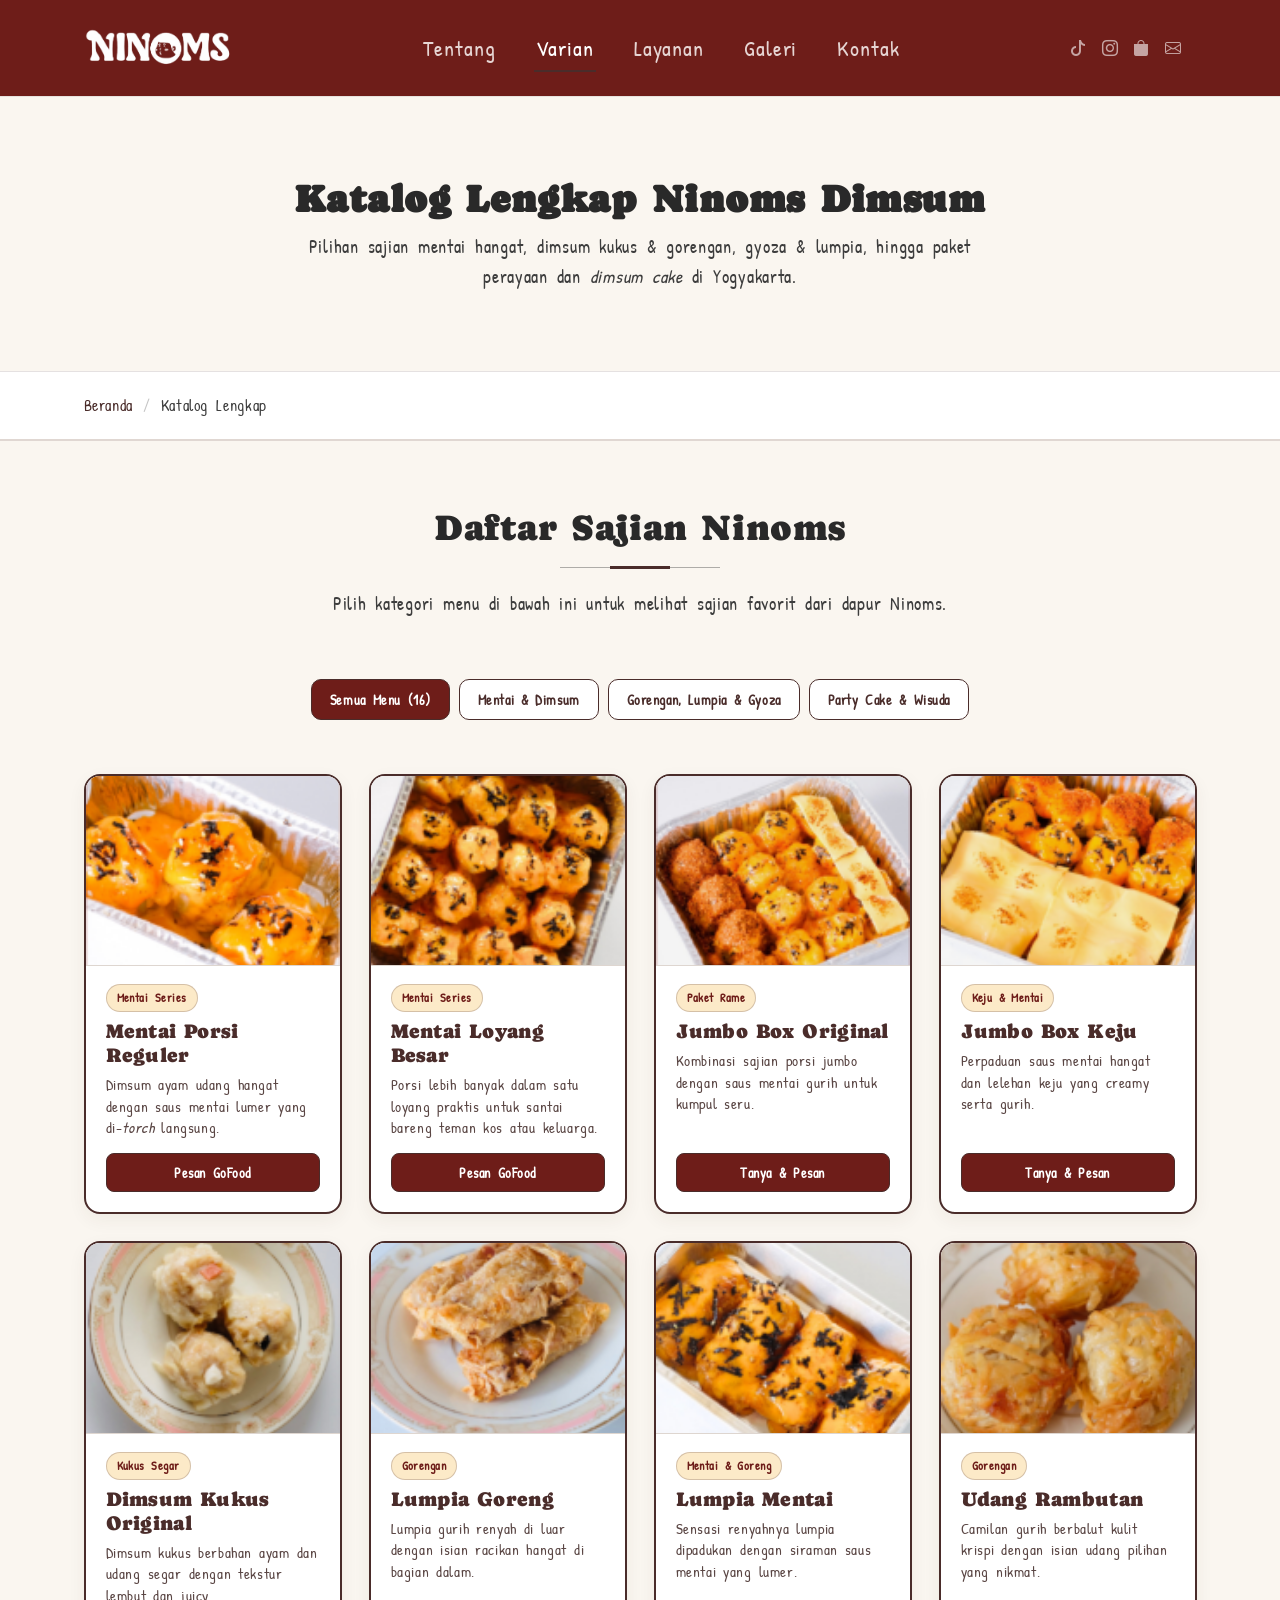
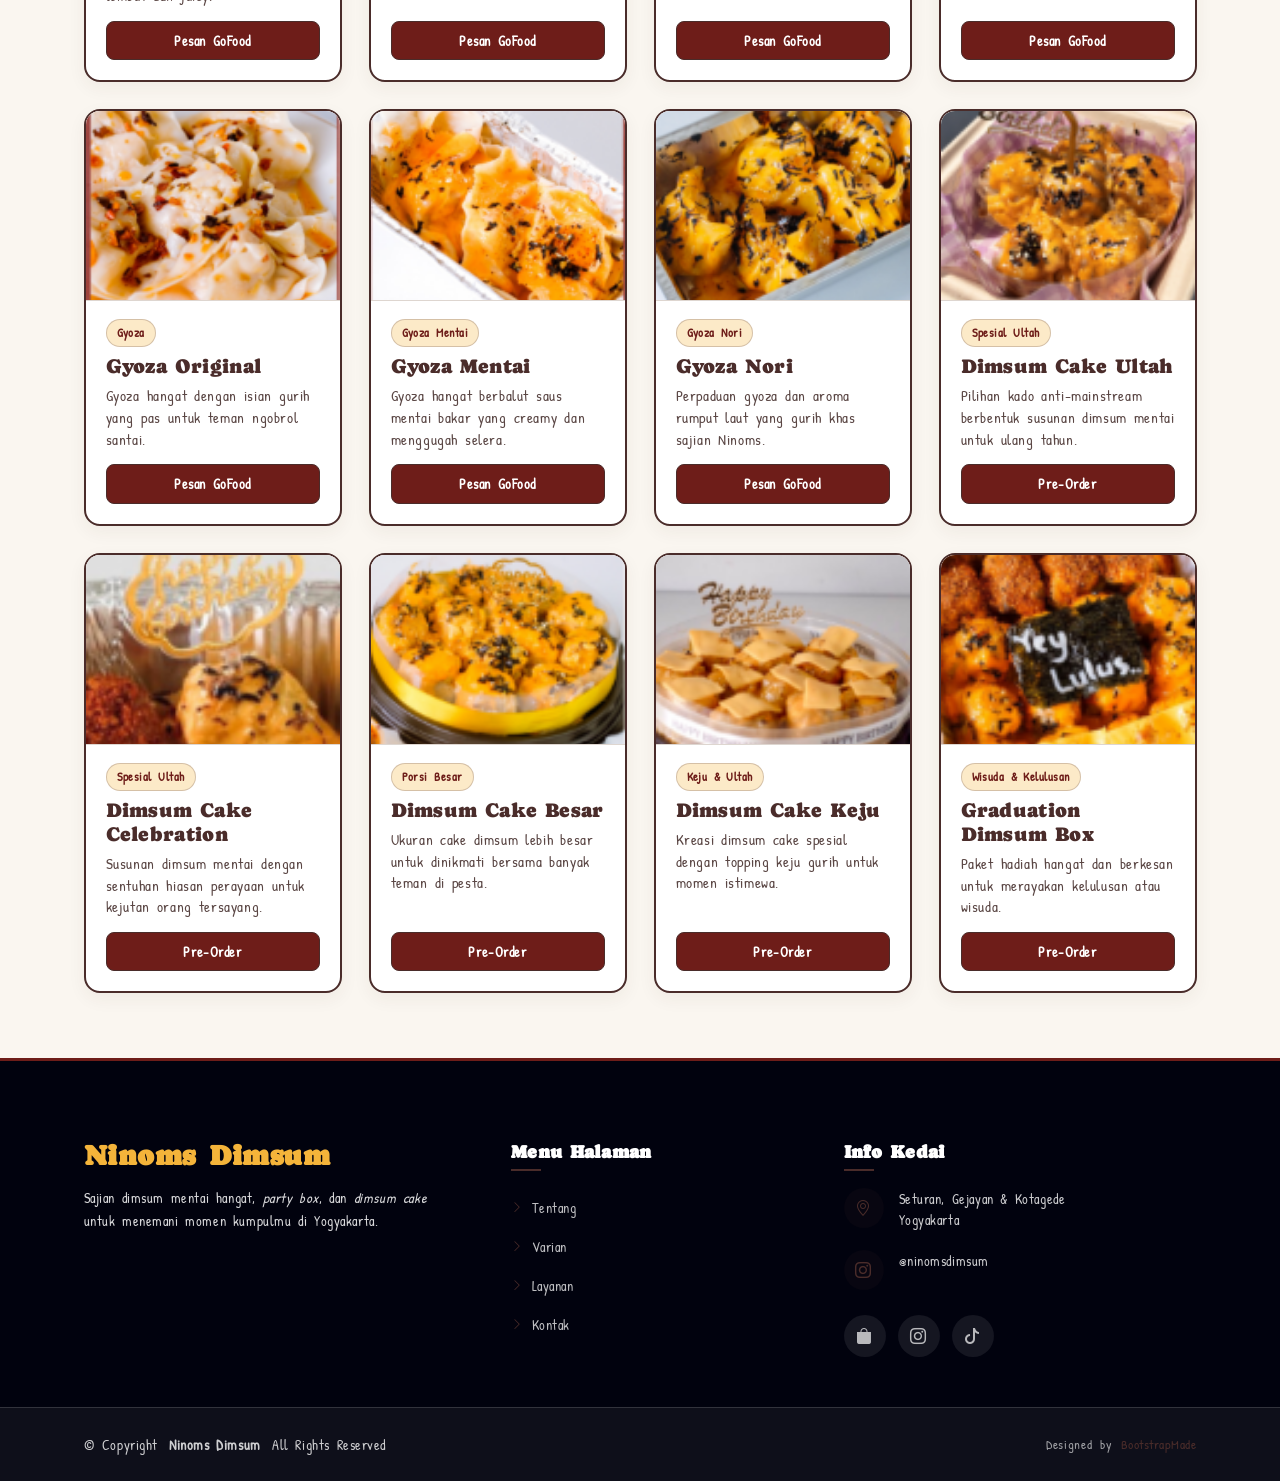
<file: katalog-ninoms.html>
<!DOCTYPE html>
<html lang="id">

<head>
  <meta charset="utf-8">
  <meta content="width=device-width, initial-scale=1.0" name="viewport">
  <title>Katalog Lengkap - Ninoms Dimsum</title>
  <meta name="description" content="Katalog lengkap menu dimsum mentai, dimsum kukus & gorengan, gyoza & lumpia, serta party box & dimsum cake Ninoms Dimsum.">
  <meta name="keywords" content="Ninoms Dimsum, katalog dimsum, dimsum mentai, party box, dimsum cake, Yogyakarta">

  <!-- Favicons -->
  <link href="assets/img/Logo Ninoms.png" rel="icon">
  <link href="assets/img/Logo Ninoms.png" rel="apple-touch-icon">

  <!-- Fonts -->
  <link rel="preconnect" href="https://fonts.googleapis.com">
  <link rel="preconnect" href="https://fonts.gstatic.com" crossorigin>
  <link href="https://fonts.googleapis.com/css2?family=Caprasimo&family=Patrick+Hand&display=swap" rel="stylesheet">

  <!-- Vendor CSS Files -->
  <link href="assets/vendor/bootstrap/css/bootstrap.min.css" rel="stylesheet">
  <link href="assets/vendor/bootstrap-icons/bootstrap-icons.css" rel="stylesheet">
  <link href="assets/vendor/aos/aos.css" rel="stylesheet">
  <link href="assets/vendor/glightbox/css/glightbox.min.css" rel="stylesheet">
  <link href="assets/vendor/swiper/swiper-bundle.min.css" rel="stylesheet">

  <!-- Main CSS File -->
  <link href="assets/css/main.css" rel="stylesheet">

  <style>
    .katalog-page .page-title {
      background-color: #FAF6F0;
      border-bottom: 2px solid rgba(74, 44, 42, 0.15);
    }

    .katalog-page .page-title .heading {
      background-color: #FAF6F0;
    }

    .katalog-page .breadcrumbs {
      background-color: #ffffff;
      border-top: 1.5px solid rgba(74, 44, 42, 0.14);
    }

    .katalog-filter-btn {
      background-color: #ffffff;
      color: #4A2C2A;
      border: 1.5px solid #4A2C2A;
      border-radius: 10px;
      padding: 8px 18px;
      font-size: 14px;
      font-weight: 700;
      transition: all 0.2s ease;
    }

    .katalog-filter-btn:hover,
    .katalog-filter-btn.active {
      background-color: #6E1D19;
      color: #ffffff;
      border-color: #4A2C2A;
    }

    .katalog-card {
      background-color: #ffffff;
      border: 2px solid #4A2C2A;
      border-radius: 16px;
      overflow: hidden;
      height: 100%;
      display: flex;
      flex-direction: column;
      box-shadow: 0 6px 18px rgba(74, 44, 42, 0.06);
      transition: transform 0.25s ease, box-shadow 0.25s ease;
    }

    .katalog-card:hover {
      transform: translateY(-4px);
      box-shadow: 0 12px 24px rgba(74, 44, 42, 0.12);
    }

    .katalog-img-wrap {
      position: relative;
      background-color: #FAF6F0;
      border-bottom: 1.5px solid rgba(74, 44, 42, 0.16);
      aspect-ratio: 4 / 3;
      overflow: hidden;
    }

    .katalog-img-wrap img {
      width: 100%;
      height: 100%;
      object-fit: cover;
      transition: transform 0.35s ease;
    }

    .katalog-card:hover .katalog-img-wrap img {
      transform: scale(1.04);
    }

    .katalog-body {
      padding: 18px 20px 20px;
      display: flex;
      flex-direction: column;
      flex: 1 1 auto;
    }

    .katalog-tag {
      display: inline-block;
      align-self: flex-start;
      background-color: rgba(244, 180, 58, 0.28);
      color: #6E1D19;
      border: 1px solid rgba(74, 44, 42, 0.22);
      border-radius: 999px;
      padding: 3px 10px;
      font-size: 12px;
      font-weight: 700;
      margin-bottom: 8px;
    }

    .katalog-title {
      color: #4A2C2A;
      font-size: 20px;
      margin-bottom: 6px;
    }

    .katalog-desc {
      color: #5a4644;
      font-size: 15px;
      line-height: 1.45;
      margin-bottom: 14px;
      flex: 1 1 auto;
    }

    .katalog-action-row {
      display: flex;
      gap: 8px;
      flex-wrap: wrap;
    }

    .katalog-order-btn {
      flex: 1 1 auto;
      text-align: center;
      background-color: #6E1D19;
      color: #ffffff;
      border: 1.5px solid #4A2C2A;
      border-radius: 8px;
      padding: 7px 12px;
      font-size: 14px;
      font-weight: 700;
      text-decoration: none;
      transition: background-color 0.2s ease, color 0.2s ease;
    }

    .katalog-order-btn:hover {
      background-color: #4A2C2A;
      color: #F4B43A;
    }
  </style>
</head>

<body class="starter-page-page katalog-page">

  <header id="header" class="header d-flex align-items-center sticky-top">
    <div class="container position-relative d-flex align-items-center justify-content-between">

      <a href="index.html" class="logo d-flex align-items-center me-auto me-xl-0">
        <img src="assets/img/logo transparan.png" alt="Ninoms Dimsum">
      </a>

      <nav id="navmenu" class="navmenu">
        <ul>
          <li><a href="index.html#about">Tentang</a></li>
          <li><a href="index.html#lini-sajian" class="active">Varian</a></li>
          <li><a href="index.html#services">Layanan</a></li>
          <li><a href="index.html#portfolio">Galeri</a></li>
          <li><a href="index.html#contact">Kontak</a></li>
        </ul>
        <i class="mobile-nav-toggle d-xl-none bi bi-list"></i>
      </nav>

      <div class="header-social-links">
        <a href="https://www.tiktok.com/@ninomsdimsum?_r=1&_t=ZS-9BaEa2fSsmV" target="_blank" rel="noopener noreferrer" class="twitter" aria-label="TikTok Ninoms Dimsum"><i class="bi bi-tiktok"></i></a>
        <a href="https://www.instagram.com/ninomsdimsum?cnvx=MTJpN215emFiMzBnaQ==" target="_blank" rel="noopener noreferrer" class="instagram" aria-label="Instagram Ninoms Dimsum"><i class="bi bi-instagram"></i></a>
        <a href="https://gofood.link/a/QHxZszW" target="_blank" rel="noopener noreferrer" class="facebook" aria-label="GoFood Ninoms Dimsum"><i class="bi bi-bag-fill"></i></a>
        <a href="index.html#contact" class="linkedin" aria-label="Kontak Ninoms Dimsum"><i class="bi bi-envelope"></i></a>
      </div>

    </div>
  </header>

  <main class="main">

    <!-- Page Title -->
    <div class="page-title">
      <div class="heading">
        <div class="container">
          <div class="row d-flex justify-content-center text-center">
            <div class="col-lg-8">
              <h1 class="heading-title">Katalog Lengkap <span class="highlight">Ninoms Dimsum</span></h1>
              <p class="mb-0">
                Pilihan sajian mentai hangat, dimsum kukus &amp; gorengan, gyoza &amp; lumpia, hingga paket perayaan dan <em>dimsum cake</em> di Yogyakarta.
              </p>
            </div>
          </div>
        </div>
      </div>
      <nav class="breadcrumbs">
        <div class="container">
          <ol>
            <li><a href="index.html">Beranda</a></li>
            <li class="current">Katalog Lengkap</li>
          </ol>
        </div>
      </nav>
    </div><!-- End Page Title -->

    <!-- Katalog Menu Section -->
    <section id="katalog-menu" class="section" style="background-color: #FAF6F0; padding: 65px 0;">
      <div class="container">

        <!-- Section Title -->
        <div class="container section-title" data-aos="fade-up">
          <h2>Daftar Sajian Ninoms</h2>
          <p>Pilih kategori menu di bawah ini untuk melihat sajian favorit dari dapur Ninoms.</p>
        </div><!-- End Section Title -->

        <!-- Filter Kategori -->
        <div class="d-flex flex-wrap justify-content-center gap-2 mb-5" data-aos="fade-up" data-aos-delay="100">
          <button type="button" class="katalog-filter-btn active" data-filter="all">Semua Menu (16)</button>
          <button type="button" class="katalog-filter-btn" data-filter="mentai">Mentai &amp; Dimsum</button>
          <button type="button" class="katalog-filter-btn" data-filter="goreng-gyoza">Gorengan, Lumpia &amp; Gyoza</button>
          <button type="button" class="katalog-filter-btn" data-filter="spesial">Party Cake &amp; Wisuda</button>
        </div>

        <div class="row g-4" id="katalogGrid" data-aos="fade-up" data-aos-delay="150">

          <!-- 1. mentai kecil.png -->
          <div class="col-lg-3 col-md-6 katalog-item" data-category="mentai">
            <div class="katalog-card">
              <div class="katalog-img-wrap">
                <img src="assets/img/mentai kecil.png" alt="Dimsum Mentai Reguler" loading="lazy">
              </div>
              <div class="katalog-body">
                <span class="katalog-tag">Mentai Series</span>
                <h4 class="katalog-title">Mentai Porsi Reguler</h4>
                <p class="katalog-desc">Dimsum ayam udang hangat dengan saus mentai lumer yang di-<em>torch</em> langsung.</p>
                <div class="katalog-action-row">
                  <a href="https://gofood.link/a/QHxZszW" target="_blank" rel="noopener noreferrer" class="katalog-order-btn">Pesan GoFood</a>
                </div>
              </div>
            </div>
          </div>

          <!-- 2. mentai besar.png -->
          <div class="col-lg-3 col-md-6 katalog-item" data-category="mentai">
            <div class="katalog-card">
              <div class="katalog-img-wrap">
                <img src="assets/img/mentai besar.png" alt="Dimsum Mentai Loyang Besar" loading="lazy">
              </div>
              <div class="katalog-body">
                <span class="katalog-tag">Mentai Series</span>
                <h4 class="katalog-title">Mentai Loyang Besar</h4>
                <p class="katalog-desc">Porsi lebih banyak dalam satu loyang praktis untuk santai bareng teman kos atau keluarga.</p>
                <div class="katalog-action-row">
                  <a href="https://gofood.link/a/QHxZszW" target="_blank" rel="noopener noreferrer" class="katalog-order-btn">Pesan GoFood</a>
                </div>
              </div>
            </div>
          </div>

          <!-- 3. jumbo.png -->
          <div class="col-lg-3 col-md-6 katalog-item" data-category="mentai">
            <div class="katalog-card">
              <div class="katalog-img-wrap">
                <img src="assets/img/jumbo.png" alt="Paket Jumbo Mentai" loading="lazy">
              </div>
              <div class="katalog-body">
                <span class="katalog-tag">Paket Rame</span>
                <h4 class="katalog-title">Jumbo Box Original</h4>
                <p class="katalog-desc">Kombinasi sajian porsi jumbo dengan saus mentai gurih untuk kumpul seru.</p>
                <div class="katalog-action-row">
                  <a href="index.html#contact" class="katalog-order-btn">Tanya &amp; Pesan</a>
                </div>
              </div>
            </div>
          </div>

          <!-- 4. jumbo keju.png -->
          <div class="col-lg-3 col-md-6 katalog-item" data-category="mentai">
            <div class="katalog-card">
              <div class="katalog-img-wrap">
                <img src="assets/img/jumbo keju.png" alt="Paket Jumbo Keju" loading="lazy">
              </div>
              <div class="katalog-body">
                <span class="katalog-tag">Keju &amp; Mentai</span>
                <h4 class="katalog-title">Jumbo Box Keju</h4>
                <p class="katalog-desc">Perpaduan saus mentai hangat dan lelehan keju yang creamy serta gurih.</p>
                <div class="katalog-action-row">
                  <a href="index.html#contact" class="katalog-order-btn">Tanya &amp; Pesan</a>
                </div>
              </div>
            </div>
          </div>

          <!-- 5. ori.png -->
          <div class="col-lg-3 col-md-6 katalog-item" data-category="mentai">
            <div class="katalog-card">
              <div class="katalog-img-wrap">
                <img src="assets/img/ori.png" alt="Dimsum Kukus Original" loading="lazy">
              </div>
              <div class="katalog-body">
                <span class="katalog-tag">Kukus Segar</span>
                <h4 class="katalog-title">Dimsum Kukus Original</h4>
                <p class="katalog-desc">Dimsum kukus berbahan ayam dan udang segar dengan tekstur lembut dan juicy.</p>
                <div class="katalog-action-row">
                  <a href="https://gofood.link/a/QHxZszW" target="_blank" rel="noopener noreferrer" class="katalog-order-btn">Pesan GoFood</a>
                </div>
              </div>
            </div>
          </div>

          <!-- 6. lumpia.png -->
          <div class="col-lg-3 col-md-6 katalog-item" data-category="goreng-gyoza">
            <div class="katalog-card">
              <div class="katalog-img-wrap">
                <img src="assets/img/lumpia.png" alt="Lumpia Goreng Ninoms" loading="lazy">
              </div>
              <div class="katalog-body">
                <span class="katalog-tag">Gorengan</span>
                <h4 class="katalog-title">Lumpia Goreng</h4>
                <p class="katalog-desc">Lumpia gurih renyah di luar dengan isian racikan hangat di bagian dalam.</p>
                <div class="katalog-action-row">
                  <a href="https://gofood.link/a/QHxZszW" target="_blank" rel="noopener noreferrer" class="katalog-order-btn">Pesan GoFood</a>
                </div>
              </div>
            </div>
          </div>

          <!-- 7. lumpia mentai.png -->
          <div class="col-lg-3 col-md-6 katalog-item" data-category="goreng-gyoza">
            <div class="katalog-card">
              <div class="katalog-img-wrap">
                <img src="assets/img/lumpia mentai.png" alt="Lumpia Mentai Ninoms" loading="lazy">
              </div>
              <div class="katalog-body">
                <span class="katalog-tag">Mentai &amp; Goreng</span>
                <h4 class="katalog-title">Lumpia Mentai</h4>
                <p class="katalog-desc">Sensasi renyahnya lumpia dipadukan dengan siraman saus mentai yang lumer.</p>
                <div class="katalog-action-row">
                  <a href="https://gofood.link/a/QHxZszW" target="_blank" rel="noopener noreferrer" class="katalog-order-btn">Pesan GoFood</a>
                </div>
              </div>
            </div>
          </div>

          <!-- 8. udang rambutan.png -->
          <div class="col-lg-3 col-md-6 katalog-item" data-category="goreng-gyoza">
            <div class="katalog-card">
              <div class="katalog-img-wrap">
                <img src="assets/img/udang rambutan.png" alt="Udang Rambutan Ninoms" loading="lazy">
              </div>
              <div class="katalog-body">
                <span class="katalog-tag">Gorengan</span>
                <h4 class="katalog-title">Udang Rambutan</h4>
                <p class="katalog-desc">Camilan gurih berbalut kulit krispi dengan isian udang pilihan yang nikmat.</p>
                <div class="katalog-action-row">
                  <a href="https://gofood.link/a/QHxZszW" target="_blank" rel="noopener noreferrer" class="katalog-order-btn">Pesan GoFood</a>
                </div>
              </div>
            </div>
          </div>

          <!-- 9. gyoza.png -->
          <div class="col-lg-3 col-md-6 katalog-item" data-category="goreng-gyoza">
            <div class="katalog-card">
              <div class="katalog-img-wrap">
                <img src="assets/img/gyoza.png" alt="Gyoza Original Ninoms" loading="lazy">
              </div>
              <div class="katalog-body">
                <span class="katalog-tag">Gyoza</span>
                <h4 class="katalog-title">Gyoza Original</h4>
                <p class="katalog-desc">Gyoza hangat dengan isian gurih yang pas untuk teman ngobrol santai.</p>
                <div class="katalog-action-row">
                  <a href="https://gofood.link/a/QHxZszW" target="_blank" rel="noopener noreferrer" class="katalog-order-btn">Pesan GoFood</a>
                </div>
              </div>
            </div>
          </div>

          <!-- 10. gyoza mentai.png -->
          <div class="col-lg-3 col-md-6 katalog-item" data-category="goreng-gyoza">
            <div class="katalog-card">
              <div class="katalog-img-wrap">
                <img src="assets/img/gyoza mentai.png" alt="Gyoza Mentai Ninoms" loading="lazy">
              </div>
              <div class="katalog-body">
                <span class="katalog-tag">Gyoza Mentai</span>
                <h4 class="katalog-title">Gyoza Mentai</h4>
                <p class="katalog-desc">Gyoza hangat berbalut saus mentai bakar yang creamy dan menggugah selera.</p>
                <div class="katalog-action-row">
                  <a href="https://gofood.link/a/QHxZszW" target="_blank" rel="noopener noreferrer" class="katalog-order-btn">Pesan GoFood</a>
                </div>
              </div>
            </div>
          </div>

          <!-- 11. gyoza nori.png -->
          <div class="col-lg-3 col-md-6 katalog-item" data-category="goreng-gyoza">
            <div class="katalog-card">
              <div class="katalog-img-wrap">
                <img src="assets/img/gyoza nori.png" alt="Gyoza Nori Ninoms" loading="lazy">
              </div>
              <div class="katalog-body">
                <span class="katalog-tag">Gyoza Nori</span>
                <h4 class="katalog-title">Gyoza Nori</h4>
                <p class="katalog-desc">Perpaduan gyoza dan aroma rumput laut yang gurih khas sajian Ninoms.</p>
                <div class="katalog-action-row">
                  <a href="https://gofood.link/a/QHxZszW" target="_blank" rel="noopener noreferrer" class="katalog-order-btn">Pesan GoFood</a>
                </div>
              </div>
            </div>
          </div>

          <!-- 12. ultah.png -->
          <div class="col-lg-3 col-md-6 katalog-item" data-category="spesial">
            <div class="katalog-card">
              <div class="katalog-img-wrap">
                <img src="assets/img/ultah.png" alt="Dimsum Cake Ulang Tahun" loading="lazy">
              </div>
              <div class="katalog-body">
                <span class="katalog-tag">Spesial Ultah</span>
                <h4 class="katalog-title">Dimsum Cake Ultah</h4>
                <p class="katalog-desc">Pilihan kado anti-mainstream berbentuk susunan dimsum mentai untuk ulang tahun.</p>
                <div class="katalog-action-row">
                  <a href="index.html#contact" class="katalog-order-btn">Pre-Order</a>
                </div>
              </div>
            </div>
          </div>

          <!-- 13. ultah 3.png -->
          <div class="col-lg-3 col-md-6 katalog-item" data-category="spesial">
            <div class="katalog-card">
              <div class="katalog-img-wrap">
                <img src="assets/img/ultah 3.png" alt="Dimsum Cake Ultah Varian 3" loading="lazy">
              </div>
              <div class="katalog-body">
                <span class="katalog-tag">Spesial Ultah</span>
                <h4 class="katalog-title">Dimsum Cake Celebration</h4>
                <p class="katalog-desc">Susunan dimsum mentai dengan sentuhan hiasan perayaan untuk kejutan orang tersayang.</p>
                <div class="katalog-action-row">
                  <a href="index.html#contact" class="katalog-order-btn">Pre-Order</a>
                </div>
              </div>
            </div>
          </div>

          <!-- 14. ultah besar.png -->
          <div class="col-lg-3 col-md-6 katalog-item" data-category="spesial">
            <div class="katalog-card">
              <div class="katalog-img-wrap">
                <img src="assets/img/ultah besar.png" alt="Dimsum Cake Ultah Besar" loading="lazy">
              </div>
              <div class="katalog-body">
                <span class="katalog-tag">Porsi Besar</span>
                <h4 class="katalog-title">Dimsum Cake Besar</h4>
                <p class="katalog-desc">Ukuran cake dimsum lebih besar untuk dinikmati bersama banyak teman di pesta.</p>
                <div class="katalog-action-row">
                  <a href="index.html#contact" class="katalog-order-btn">Pre-Order</a>
                </div>
              </div>
            </div>
          </div>

          <!-- 15. ultah keju.png -->
          <div class="col-lg-3 col-md-6 katalog-item" data-category="spesial">
            <div class="katalog-card">
              <div class="katalog-img-wrap">
                <img src="assets/img/ultah keju.png" alt="Dimsum Cake Ultah Keju" loading="lazy">
              </div>
              <div class="katalog-body">
                <span class="katalog-tag">Keju &amp; Ultah</span>
                <h4 class="katalog-title">Dimsum Cake Keju</h4>
                <p class="katalog-desc">Kreasi dimsum cake spesial dengan topping keju gurih untuk momen istimewa.</p>
                <div class="katalog-action-row">
                  <a href="index.html#contact" class="katalog-order-btn">Pre-Order</a>
                </div>
              </div>
            </div>
          </div>

          <!-- 16. gradu.png -->
          <div class="col-lg-3 col-md-6 katalog-item" data-category="spesial">
            <div class="katalog-card">
              <div class="katalog-img-wrap">
                <img src="assets/img/gradu.png" alt="Dimsum Box Kelulusan dan Wisuda" loading="lazy">
              </div>
              <div class="katalog-body">
                <span class="katalog-tag">Wisuda &amp; Kelulusan</span>
                <h4 class="katalog-title">Graduation Dimsum Box</h4>
                <p class="katalog-desc">Paket hadiah hangat dan berkesan untuk merayakan kelulusan atau wisuda.</p>
                <div class="katalog-action-row">
                  <a href="index.html#contact" class="katalog-order-btn">Pre-Order</a>
                </div>
              </div>
            </div>
          </div>

        </div>

      </div>
    </section><!-- /Katalog Menu Section -->

  </main>

  <footer id="footer" class="footer dark-background" style="border-top: 3px solid #6E1D19;">

    <div class="container">
      <div class="row gy-5 justify-content-between">

        <div class="col-lg-4">
          <div class="footer-content">
            <a href="index.html" class="logo d-flex align-items-center mb-3">
              <span class="sitename" style="color: #F4B43A;">Ninoms Dimsum</span>
            </a>
            <p class="mb-0" style="font-size: 14px;">Sajian dimsum mentai hangat, <em>party box</em>, dan <em>dimsum cake</em> untuk menemani momen kumpulmu di Yogyakarta.</p>
          </div>
        </div>

        <div class="col-lg-3 col-6">
          <div class="footer-links">
            <h4>Menu Halaman</h4>
            <ul>
              <li><a href="index.html#about"><i class="bi bi-chevron-right"></i> Tentang</a></li>
              <li><a href="index.html#lini-sajian"><i class="bi bi-chevron-right"></i> Varian</a></li>
              <li><a href="index.html#services"><i class="bi bi-chevron-right"></i> Layanan</a></li>
              <li><a href="index.html#contact"><i class="bi bi-chevron-right"></i> Kontak</a></li>
            </ul>
          </div>
        </div>

        <div class="col-lg-4">
          <div class="footer-contact">
            <h4>Info Kedai</h4>
            <div class="contact-item">
              <div class="contact-icon">
                <i class="bi bi-geo-alt"></i>
              </div>
              <div class="contact-info">
                <p>Seturan, Gejayan &amp; Kotagede<br>Yogyakarta</p>
              </div>
            </div>

            <div class="contact-item">
              <div class="contact-icon">
                <i class="bi bi-instagram"></i>
              </div>
              <div class="contact-info">
                <p><a href="https://www.instagram.com/ninomsdimsum?cnvx=MTJpN215emFiMzBnaQ==" target="_blank" rel="noopener noreferrer" style="color: inherit; text-decoration: none;">@ninomsdimsum</a></p>
              </div>
            </div>

            <div class="social-links">
              <a href="https://gofood.link/a/QHxZszW" target="_blank" rel="noopener noreferrer" aria-label="GoFood"><i class="bi bi-bag-fill"></i></a>
              <a href="https://www.instagram.com/ninomsdimsum?cnvx=MTJpN215emFiMzBnaQ==" target="_blank" rel="noopener noreferrer" aria-label="Instagram"><i class="bi bi-instagram"></i></a>
              <a href="https://www.tiktok.com/@ninomsdimsum?_r=1&_t=ZS-9BaEa2fSsmV" target="_blank" rel="noopener noreferrer" aria-label="TikTok"><i class="bi bi-tiktok"></i></a>
            </div>
          </div>
        </div>

      </div>
    </div>

    <div class="footer-bottom">
      <div class="container">
        <div class="row align-items-center">
          <div class="col-md-6">
            <div class="copyright">
              <p>&copy; <span>Copyright</span> <strong class="px-1 sitename">Ninoms Dimsum</strong> <span>All Rights Reserved</span></p>
            </div>
          </div>
          <div class="col-md-6 text-md-end">
            <div class="credits">
              Designed by <a href="https://bootstrapmade.com/">BootstrapMade</a>
            </div>
          </div>
        </div>
      </div>
    </div>

  </footer>

  <!-- Scroll Top -->
  <a href="#" id="scroll-top" class="scroll-top d-flex align-items-center justify-content-center"><i class="bi bi-arrow-up-short"></i></a>

  <!-- Preloader -->
  <div id="preloader"></div>

  <!-- Vendor JS Files -->
  <script src="assets/vendor/bootstrap/js/bootstrap.bundle.min.js"></script>
  <script src="assets/vendor/aos/aos.js"></script>
  <script src="assets/vendor/purecounter/purecounter_vanilla.js"></script>
  <script src="assets/vendor/imagesloaded/imagesloaded.pkgd.min.js"></script>
  <script src="assets/vendor/isotope-layout/isotope.pkgd.min.js"></script>
  <script src="assets/vendor/glightbox/js/glightbox.min.js"></script>
  <script src="assets/vendor/swiper/swiper-bundle.min.js"></script>

  <!-- Main JS File -->
  <script src="assets/js/main.js"></script>

  <!-- Filter Kategori Katalog -->
  <script>
    document.addEventListener("DOMContentLoaded", function () {
      const filterBtns = document.querySelectorAll(".katalog-filter-btn");
      const items = document.querySelectorAll(".katalog-item");

      filterBtns.forEach((btn) => {
        btn.addEventListener("click", function () {
          const targetFilter = this.getAttribute("data-filter");

          filterBtns.forEach((b) => b.classList.remove("active"));
          this.classList.add("active");

          items.forEach((item) => {
            const itemCat = item.getAttribute("data-category");
            if (targetFilter === "all" || itemCat === targetFilter) {
              item.style.display = "";
            } else {
              item.style.display = "none";
            }
          });
        });
      });
    });
  </script>

</body>

</html>
</file>
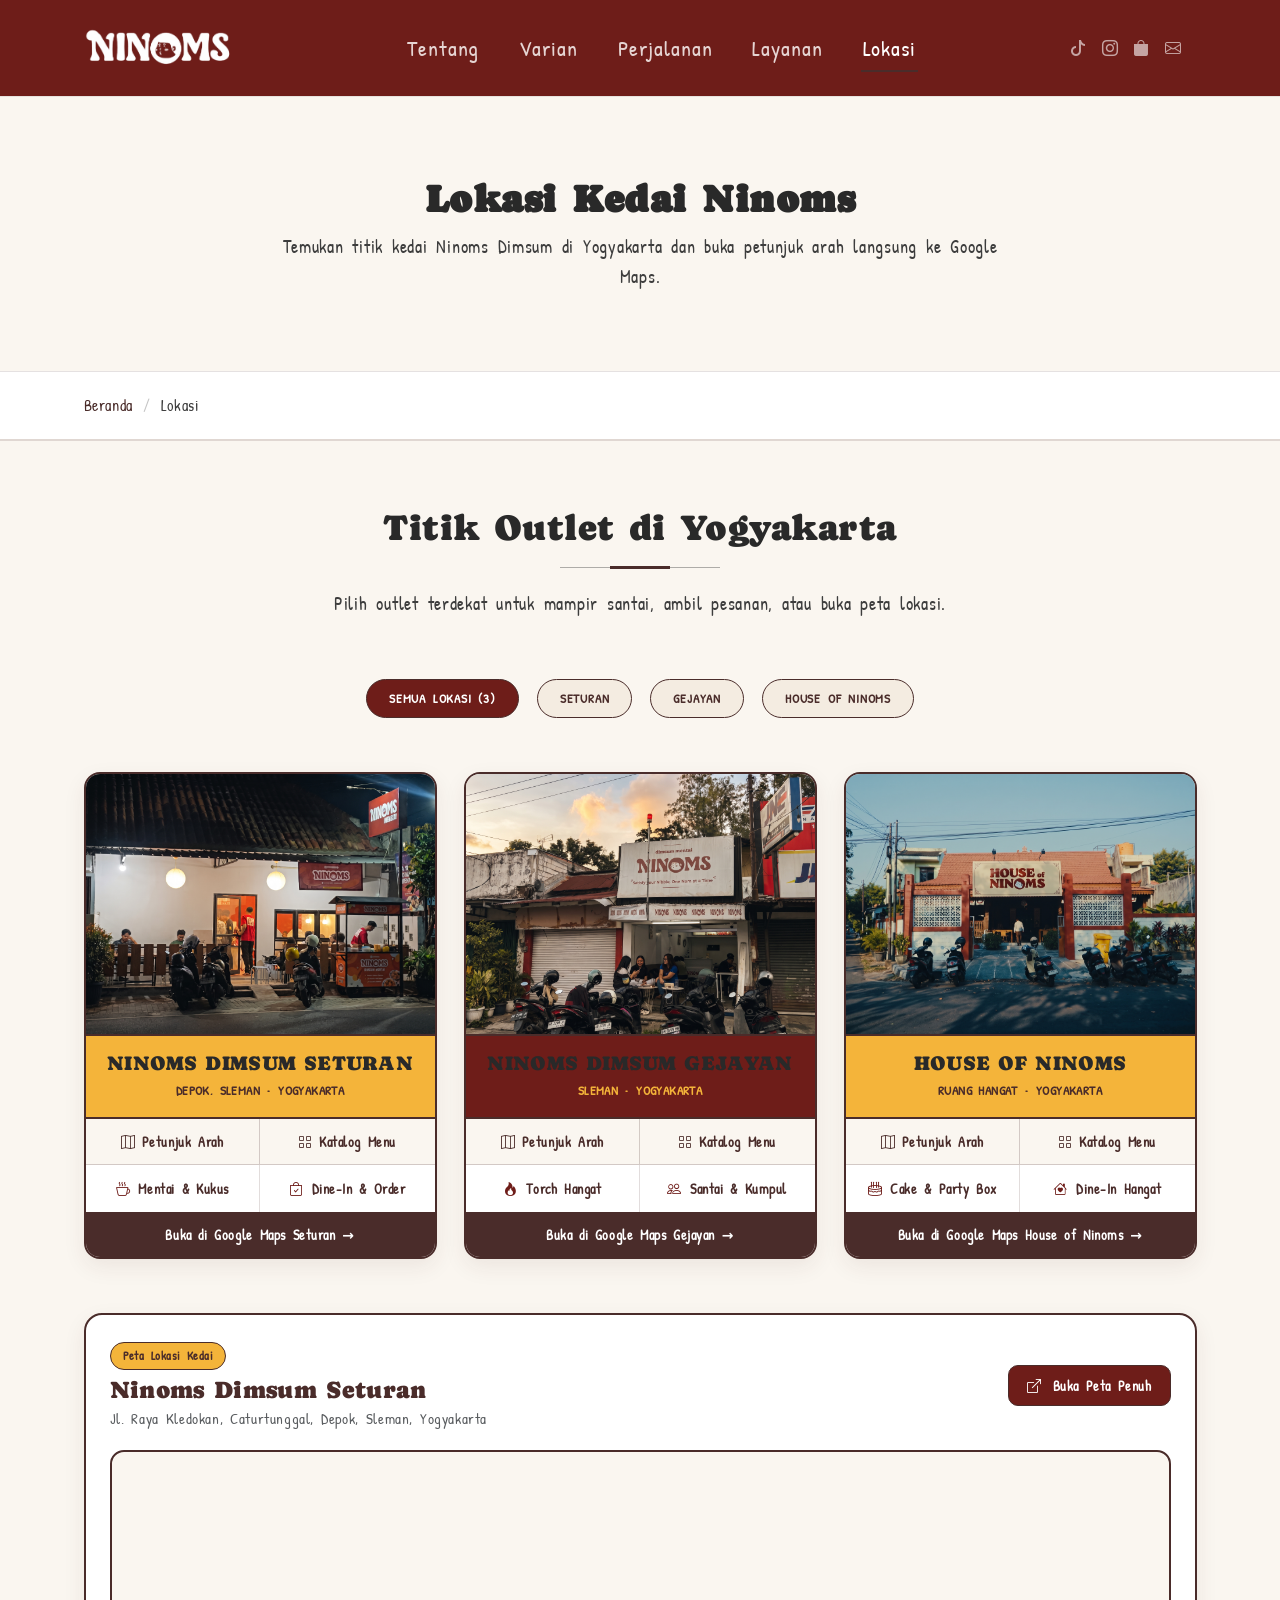
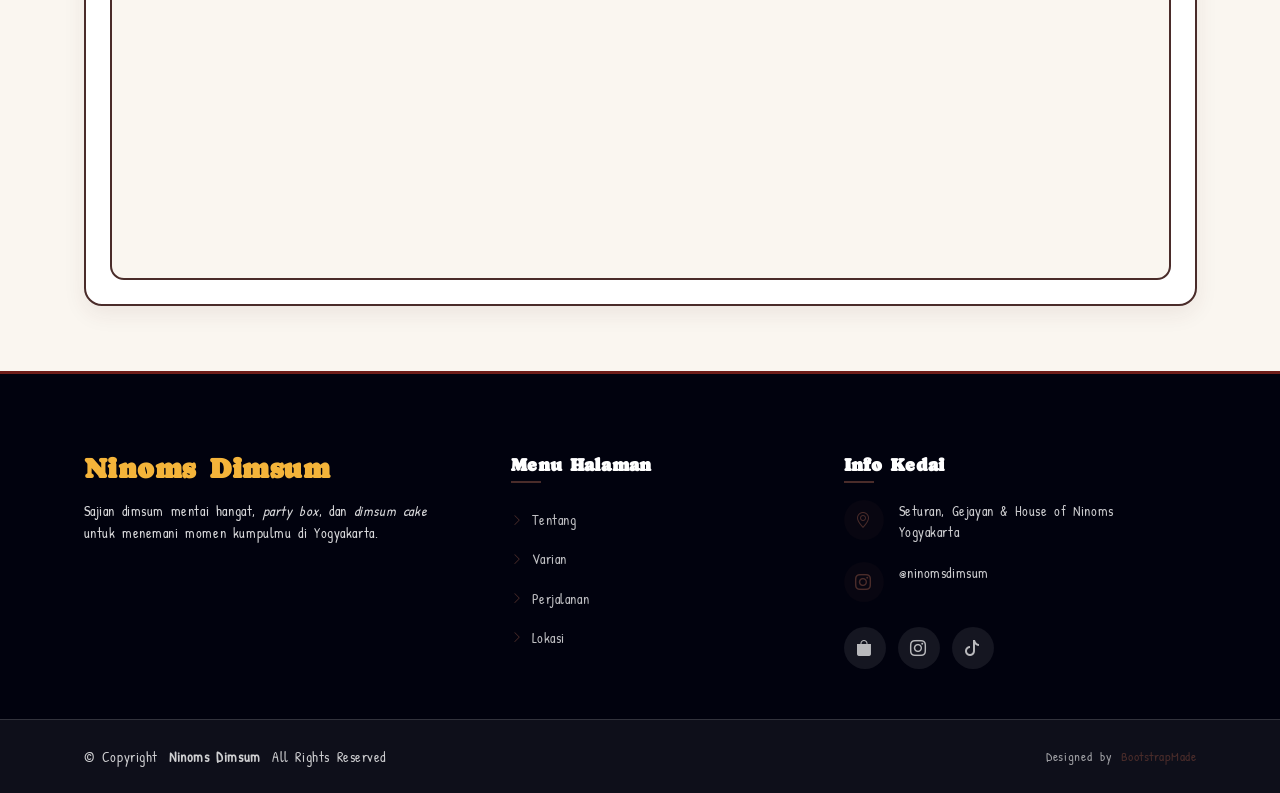
<file: lokasi-ninoms.html>
<!DOCTYPE html>
<html lang="id">

<head>
  <meta charset="utf-8">
  <meta content="width=device-width, initial-scale=1.0" name="viewport">
  <title>Lokasi Kedai - Ninoms Dimsum</title>
  <meta name="description" content="Lokasi kedai Ninoms Dimsum di Seturan, Gejayan, dan House of Ninoms Kotagede Yogyakarta beserta petunjuk arah Google Maps.">
  <meta name="keywords" content="Lokasi Ninoms Dimsum, Outlet Seturan, Outlet Gejayan, House of Ninoms, Yogyakarta">

  <!-- Favicons -->
  <link href="assets/img/Logo Ninoms.png" rel="icon">
  <link href="assets/img/Logo Ninoms.png" rel="apple-touch-icon">

  <!-- Fonts -->
  <link href="https://fonts.googleapis.com" rel="preconnect">
  <link href="https://fonts.gstatic.com" crossorigin>
  <link href="https://fonts.googleapis.com/css2?family=Caprasimo&family=Patrick+Hand&display=swap" rel="stylesheet">

  <!-- Vendor CSS Files -->
  <link href="assets/vendor/bootstrap/css/bootstrap.min.css" rel="stylesheet">
  <link href="assets/vendor/bootstrap-icons/bootstrap-icons.css" rel="stylesheet">
  <link href="assets/vendor/aos/aos.css" rel="stylesheet">
  <link href="assets/vendor/glightbox/css/glightbox.min.css" rel="stylesheet">
  <link href="assets/vendor/swiper/swiper-bundle.min.css" rel="stylesheet">

  <!-- Main CSS File -->
  <link href="assets/css/main.css" rel="stylesheet">

  <style>
    .lokasi-page .page-title {
      background-color: #FAF6F0;
      border-bottom: 2px solid rgba(74, 44, 42, 0.15);
    }

    .lokasi-page .page-title .heading {
      background-color: #FAF6F0;
    }

    .lokasi-page .breadcrumbs {
      background-color: #ffffff;
      border-top: 1.5px solid rgba(74, 44, 42, 0.14);
    }

    /* Filter Pill Gaya Inspirasi Tuku */
    .lokasi-filter-pill {
      background-color: #F4ECE1;
      color: #4A2C2A;
      border: 1.5px solid #4A2C2A;
      border-radius: 999px;
      padding: 8px 22px;
      font-size: 13px;
      font-weight: 700;
      letter-spacing: 0.8px;
      text-transform: uppercase;
      transition: all 0.2s ease;
    }

    .lokasi-filter-pill:hover,
    .lokasi-filter-pill.active {
      background-color: #6E1D19;
      color: #ffffff;
      border-color: #4A2C2A;
    }

    /* Pastikan kartu sejajar tinggi & lebar per kolom */
    #lokasiGrid {
      align-items: stretch;
    }

    /* Kartu Lokasi Bertingkat (Modifikasi Inspirasi Tuku) */
    .tuku-mod-card {
      background-color: #ffffff;
      border: 2px solid #4A2C2A;
      border-radius: 16px;
      overflow: hidden;
      width: 100%;
      height: 100%;
      display: flex;
      flex-direction: column;
      box-shadow: 0 8px 22px rgba(74, 44, 42, 0.08);
      transition: transform 0.25s ease, box-shadow 0.25s ease;
    }

    .tuku-mod-card:hover {
      transform: translateY(-4px);
      box-shadow: 0 14px 28px rgba(74, 44, 42, 0.14);
    }

    .tuku-mod-photo {
      position: relative;
      display: block;
      width: 100%;
      aspect-ratio: 4 / 3;
      background-color: #FAF6F0;
      border-bottom: 2px solid #4A2C2A;
      overflow: hidden;
    }

    .tuku-mod-photo img {
      width: 100%;
      height: 100%;
      object-fit: cover;
      display: block;
      transition: transform 0.35s ease;
    }

    .tuku-mod-card:hover .tuku-mod-photo img {
      transform: scale(1.04);
    }

    /* Bar Kuning Mentai / Marun di Bawah Foto */
    .tuku-mod-header-band {
      background-color: #F4B43A;
      color: #4A2C2A;
      border-bottom: 2px solid #4A2C2A;
      padding: 16px 18px;
      text-align: center;
    }

    .tuku-mod-card.alt-band .tuku-mod-header-band {
      background-color: #6E1D19;
      color: #ffffff;
    }

    .tuku-mod-card.alt-band .tuku-mod-area {
      color: #F4B43A;
    }

    .tuku-mod-title {
      font-size: 20px;
      line-height: 1.2;
      margin-bottom: 4px;
      text-transform: uppercase;
    }

    .tuku-mod-area {
      font-size: 13px;
      font-weight: 700;
      letter-spacing: 0.4px;
      text-transform: uppercase;
      margin-bottom: 0;
    }

    /* Baris Aksi Petunjuk Arah & Katalog */
    .tuku-mod-actions {
      display: grid;
      grid-template-columns: 1fr 1fr;
      background-color: #FAF6F0;
      border-bottom: 1.5px solid rgba(74, 44, 42, 0.22);
    }

    .tuku-mod-action-link {
      padding: 11px 10px;
      text-align: center;
      font-size: 14px;
      font-weight: 700;
      color: #4A2C2A;
      text-decoration: none;
      display: flex;
      align-items: center;
      justify-content: center;
      gap: 6px;
      transition: background-color 0.2s ease, color 0.2s ease;
    }

    .tuku-mod-action-link:first-child {
      border-right: 1.5px solid rgba(74, 44, 42, 0.22);
    }

    .tuku-mod-action-link:hover {
      background-color: rgba(244, 180, 58, 0.28);
      color: #6E1D19;
    }

    /* Strip Ikon & Info Singkat */
    .tuku-mod-meta {
      display: grid;
      grid-template-columns: 1fr 1fr;
      background-color: #ffffff;
      flex: 1 1 auto;
    }

    .tuku-mod-meta-cell {
      padding: 12px 12px;
      display: flex;
      align-items: center;
      justify-content: center;
      gap: 8px;
      font-size: 14px;
      font-weight: 700;
      color: #4A2C2A;
    }

    .tuku-mod-meta-cell:first-child {
      border-right: 1.5px solid rgba(74, 44, 42, 0.16);
    }

    /* Bar Bawah Gelap (Inspirasi Tuku) */
    .tuku-mod-footer-cta {
      display: block;
      width: 100%;
      background-color: #4A2C2A;
      color: #ffffff;
      text-align: center;
      padding: 11px 14px;
      font-size: 14px;
      font-weight: 700;
      text-decoration: none;
      transition: background-color 0.2s ease, color 0.2s ease;
    }

    .tuku-mod-footer-cta:hover {
      background-color: #6E1D19;
      color: #F4B43A;
    }

    /* Space Peta Interaktif */
    .peta-ninoms-box {
      background-color: #ffffff;
      border: 2px solid #4A2C2A;
      border-radius: 18px;
      padding: 24px;
      box-shadow: 0 8px 22px rgba(74, 44, 42, 0.08);
    }

    .peta-iframe-wrap {
      position: relative;
      width: 100%;
      height: 430px;
      border: 2px solid #4A2C2A;
      border-radius: 14px;
      overflow: hidden;
      background-color: #FAF6F0;
    }

    .peta-iframe-wrap iframe {
      width: 100%;
      height: 100%;
      border: 0;
      display: block;
    }
  </style>
</head>

<body class="starter-page-page lokasi-page">

  <header id="header" class="header d-flex align-items-center sticky-top">
    <div class="container position-relative d-flex align-items-center justify-content-between">

      <a href="index.html" class="logo d-flex align-items-center me-auto me-xl-0">
        <img src="assets/img/logo transparan.png" alt="Ninoms Dimsum">
      </a>

      <nav id="navmenu" class="navmenu">
        <ul>
          <li><a href="index.html#about">Tentang</a></li>
          <li><a href="index.html#lini-sajian">Varian</a></li>
          <li><a href="perjalanan-ninoms.html">Perjalanan</a></li>
          <li><a href="index.html#services">Layanan</a></li>
          <li><a href="lokasi-ninoms.html" class="active">Lokasi</a></li>
        </ul>
        <i class="mobile-nav-toggle d-xl-none bi bi-list"></i>
      </nav>

      <div class="header-social-links">
        <a href="https://www.tiktok.com/@ninomsdimsum?_r=1&_t=ZS-9BaEa2fSsmV" target="_blank" rel="noopener noreferrer" class="twitter" aria-label="TikTok Ninoms Dimsum"><i class="bi bi-tiktok"></i></a>
        <a href="https://www.instagram.com/ninomsdimsum?cnvx=MTJpN215emFiMzBnaQ==" target="_blank" rel="noopener noreferrer" class="instagram" aria-label="Instagram Ninoms Dimsum"><i class="bi bi-instagram"></i></a>
        <a href="https://gofood.link/a/QHxZszW" target="_blank" rel="noopener noreferrer" class="facebook" aria-label="GoFood Ninoms Dimsum"><i class="bi bi-bag-fill"></i></a>
        <a href="index.html#contact" class="linkedin" aria-label="Kontak Ninoms Dimsum"><i class="bi bi-envelope"></i></a>
      </div>

    </div>
  </header>

  <main class="main">

    <!-- Page Title -->
    <div class="page-title">
      <div class="heading">
        <div class="container">
          <div class="row d-flex justify-content-center text-center">
            <div class="col-lg-8">
              <h1 class="heading-title">Lokasi Kedai <span class="highlight">Ninoms</span></h1>
              <p class="mb-0">
                Temukan titik kedai Ninoms Dimsum di Yogyakarta dan buka petunjuk arah langsung ke Google Maps.
              </p>
            </div>
          </div>
        </div>
      </div>
      <nav class="breadcrumbs">
        <div class="container">
          <ol>
            <li><a href="index.html">Beranda</a></li>
            <li class="current">Lokasi</li>
          </ol>
        </div>
      </nav>
    </div><!-- End Page Title -->

    <!-- Lokasi Section -->
    <section id="lokasi-kedai" class="section" style="background-color: #FAF6F0; padding: 65px 0;">
      <div class="container">

        <!-- Section Title -->
        <div class="container section-title" data-aos="fade-up">
          <h2>Titik Outlet di Yogyakarta</h2>
          <p>Pilih outlet terdekat untuk mampir santai, ambil pesanan, atau buka peta lokasi.</p>
        </div><!-- End Section Title -->

        <!-- Filter Pilihan Lokasi -->
        <div class="d-flex flex-wrap justify-content-center gap-3 mb-5" data-aos="fade-up" data-aos-delay="100">
          <button type="button" class="lokasi-filter-pill active" data-lokasi="semua">Semua Lokasi (3)</button>
          <button type="button" class="lokasi-filter-pill" data-lokasi="seturan">Seturan</button>
          <button type="button" class="lokasi-filter-pill" data-lokasi="gejayan">Gejayan</button>
          <button type="button" class="lokasi-filter-pill" data-lokasi="home">House of Ninoms</button>
        </div>

        <!-- 3 Kartu Lokasi Sejajar -->
        <div class="row g-4" id="lokasiGrid" data-aos="fade-up" data-aos-delay="150">

          <!-- 1. Lokasi Seturan -->
          <div class="col-lg-4 col-md-6 lokasi-item d-flex" data-lokasi="seturan">
            <div class="tuku-mod-card">
              <a href="https://maps.app.goo.gl/KD9xTTfj76oCVyuLA" target="_blank" rel="noopener noreferrer" class="tuku-mod-photo" title="Buka Google Maps Ninoms Dimsum Seturan">
                <img src="assets/img/lokasi seturan.jpg" alt="Lokasi Ninoms Dimsum Seturan" loading="lazy">
              </a>
              <div class="tuku-mod-header-band">
                <h3 class="tuku-mod-title">Ninoms Dimsum Seturan</h3>
                <p class="tuku-mod-area">Depok, Sleman &bull; Yogyakarta</p>
              </div>
              <div class="tuku-mod-actions">
                <a href="https://maps.app.goo.gl/KD9xTTfj76oCVyuLA" target="_blank" rel="noopener noreferrer" class="tuku-mod-action-link">
                  <i class="bi bi-map"></i> Petunjuk Arah
                </a>
                <a href="katalog-ninoms.html" class="tuku-mod-action-link">
                  <i class="bi bi-grid"></i> Katalog Menu
                </a>
              </div>
              <div class="tuku-mod-meta">
                <div class="tuku-mod-meta-cell">
                  <i class="bi bi-cup-hot" style="color: #6E1D19;"></i>
                  <span>Mentai &amp; Kukus</span>
                </div>
                <div class="tuku-mod-meta-cell">
                  <i class="bi bi-bag-check" style="color: #6E1D19;"></i>
                  <span>Dine-In &amp; Order</span>
                </div>
              </div>
              <a href="https://maps.app.goo.gl/KD9xTTfj76oCVyuLA" target="_blank" rel="noopener noreferrer" class="tuku-mod-footer-cta">
                Buka di Google Maps Seturan &rarr;
              </a>
            </div>
          </div>

          <!-- 2. Lokasi Gejayan -->
          <div class="col-lg-4 col-md-6 lokasi-item d-flex" data-lokasi="gejayan">
            <div class="tuku-mod-card alt-band">
              <a href="https://maps.app.goo.gl/7iVC8YYP2fiM6rTM8" target="_blank" rel="noopener noreferrer" class="tuku-mod-photo" title="Buka Google Maps Ninoms Dimsum Gejayan">
                <img src="assets/img/lokasi gejayan.jpg" alt="Lokasi Ninoms Dimsum Gejayan" loading="lazy">
              </a>
              <div class="tuku-mod-header-band">
                <h3 class="tuku-mod-title">Ninoms Dimsum Gejayan</h3>
                <p class="tuku-mod-area">Sleman &bull; Yogyakarta</p>
              </div>
              <div class="tuku-mod-actions">
                <a href="https://maps.app.goo.gl/7iVC8YYP2fiM6rTM8" target="_blank" rel="noopener noreferrer" class="tuku-mod-action-link">
                  <i class="bi bi-map"></i> Petunjuk Arah
                </a>
                <a href="katalog-ninoms.html" class="tuku-mod-action-link">
                  <i class="bi bi-grid"></i> Katalog Menu
                </a>
              </div>
              <div class="tuku-mod-meta">
                <div class="tuku-mod-meta-cell">
                  <i class="bi bi-fire" style="color: #6E1D19;"></i>
                  <span>Torch Hangat</span>
                </div>
                <div class="tuku-mod-meta-cell">
                  <i class="bi bi-people" style="color: #6E1D19;"></i>
                  <span>Santai &amp; Kumpul</span>
                </div>
              </div>
              <a href="https://maps.app.goo.gl/7iVC8YYP2fiM6rTM8" target="_blank" rel="noopener noreferrer" class="tuku-mod-footer-cta">
                Buka di Google Maps Gejayan &rarr;
              </a>
            </div>
          </div>

          <!-- 3. Lokasi House of Ninoms -->
          <div class="col-lg-4 col-md-6 lokasi-item d-flex" data-lokasi="home">
            <div class="tuku-mod-card">
              <a href="https://maps.app.goo.gl/2vnMLW4tEzT38DhKA" target="_blank" rel="noopener noreferrer" class="tuku-mod-photo" title="Buka Google Maps House of Ninoms">
                <img src="assets/img/lokasi home.jpg" alt="Lokasi House of Ninoms Yogyakarta" loading="lazy">
              </a>
              <div class="tuku-mod-header-band">
                <h3 class="tuku-mod-title">House of Ninoms</h3>
                <p class="tuku-mod-area">Ruang Hangat &bull; Yogyakarta</p>
              </div>
              <div class="tuku-mod-actions">
                <a href="https://maps.app.goo.gl/2vnMLW4tEzT38DhKA" target="_blank" rel="noopener noreferrer" class="tuku-mod-action-link">
                  <i class="bi bi-map"></i> Petunjuk Arah
                </a>
                <a href="katalog-ninoms.html" class="tuku-mod-action-link">
                  <i class="bi bi-grid"></i> Katalog Menu
                </a>
              </div>
              <div class="tuku-mod-meta">
                <div class="tuku-mod-meta-cell">
                  <i class="bi bi-cake2" style="color: #6E1D19;"></i>
                  <span>Cake &amp; Party Box</span>
                </div>
                <div class="tuku-mod-meta-cell">
                  <i class="bi bi-house-heart" style="color: #6E1D19;"></i>
                  <span>Dine-In Hangat</span>
                </div>
              </div>
              <a href="https://maps.app.goo.gl/2vnMLW4tEzT38DhKA" target="_blank" rel="noopener noreferrer" class="tuku-mod-footer-cta">
                Buka di Google Maps House of Ninoms &rarr;
              </a>
            </div>
          </div>

        </div><!-- End #lokasiGrid -->

        <!-- Space Peta Interaktif Outlet Seturan -->
        <div class="peta-ninoms-box mt-5" data-aos="fade-up" data-aos-delay="200">
          <div class="d-flex flex-wrap align-items-center justify-content-between gap-2 mb-3">
            <div>
              <span style="background-color: #F4B43A; color: #4A2C2A; border: 1.5px solid #4A2C2A; border-radius: 999px; padding: 3px 12px; font-size: 12px; font-weight: 700; display: inline-block; margin-bottom: 6px;">
                Peta Lokasi Kedai
              </span>
              <h3 style="color: #4A2C2A; font-size: 24px; margin-bottom: 2px;">Ninoms Dimsum Seturan</h3>
              <p class="mb-0 text-muted" style="font-size: 15px;">Jl. Raya Kledokan, Caturtunggal, Depok, Sleman, Yogyakarta</p>
            </div>
            <a href="https://maps.app.goo.gl/KD9xTTfj76oCVyuLA" target="_blank" rel="noopener noreferrer" class="btn px-3 py-2 fw-bold" style="background-color: #6E1D19; color: #ffffff; border: 1.5px solid #4A2C2A; border-radius: 10px; font-size: 14px;">
              <i class="bi bi-box-arrow-up-right me-1"></i> Buka Peta Penuh
            </a>
          </div>

          <div class="peta-iframe-wrap">
            <iframe src="https://www.google.com/maps/embed?pb=!1m18!1m12!1m3!1d2836.166394006964!2d110.40592277319435!3d-7.775813877138658!2m3!1f0!2f0!3f0!3m2!1i1024!2i768!4f13.1!3m3!1m2!1s0x2e7a5900647470c7%3A0x669d2fd419582cab!2sNinoms%20Dimsum%20Seturan!5e1!3m2!1sid!2sid!4v1795254699193!5m2!1sid!2sid" width="600" height="450" style="border:0;" allowfullscreen="" loading="lazy" referrerpolicy="strict-origin-when-cross-origin"></iframe>
          </div>
        </div>

      </div>
    </section><!-- /Lokasi Section -->

  </main>

  <footer id="footer" class="footer dark-background" style="border-top: 3px solid #6E1D19;">

    <div class="container">
      <div class="row gy-5 justify-content-between">

        <div class="col-lg-4">
          <div class="footer-content">
            <a href="index.html" class="logo d-flex align-items-center mb-3">
              <span class="sitename" style="color: #F4B43A;">Ninoms Dimsum</span>
            </a>
            <p class="mb-0" style="font-size: 14px;">Sajian dimsum mentai hangat, <em>party box</em>, dan <em>dimsum cake</em> untuk menemani momen kumpulmu di Yogyakarta.</p>
          </div>
        </div>

        <div class="col-lg-3 col-6">
          <div class="footer-links">
            <h4>Menu Halaman</h4>
            <ul>
              <li><a href="index.html#about"><i class="bi bi-chevron-right"></i> Tentang</a></li>
              <li><a href="index.html#lini-sajian"><i class="bi bi-chevron-right"></i> Varian</a></li>
              <li><a href="perjalanan-ninoms.html"><i class="bi bi-chevron-right"></i> Perjalanan</a></li>
              <li><a href="lokasi-ninoms.html"><i class="bi bi-chevron-right"></i> Lokasi</a></li>
            </ul>
          </div>
        </div>

        <div class="col-lg-4">
          <div class="footer-contact">
            <h4>Info Kedai</h4>
            <div class="contact-item">
              <div class="contact-icon">
                <i class="bi bi-geo-alt"></i>
              </div>
              <div class="contact-info">
                <p>Seturan, Gejayan &amp; House of Ninoms<br>Yogyakarta</p>
              </div>
            </div>

            <div class="contact-item">
              <div class="contact-icon">
                <i class="bi bi-instagram"></i>
              </div>
              <div class="contact-info">
                <p><a href="https://www.instagram.com/ninomsdimsum?cnvx=MTJpN215emFiMzBnaQ==" target="_blank" rel="noopener noreferrer" style="color: inherit; text-decoration: none;">@ninomsdimsum</a></p>
              </div>
            </div>

            <div class="social-links">
              <a href="https://gofood.link/a/QHxZszW" target="_blank" rel="noopener noreferrer" aria-label="GoFood"><i class="bi bi-bag-fill"></i></a>
              <a href="https://www.instagram.com/ninomsdimsum?cnvx=MTJpN215emFiMzBnaQ==" target="_blank" rel="noopener noreferrer" aria-label="Instagram"><i class="bi bi-instagram"></i></a>
              <a href="https://www.tiktok.com/@ninomsdimsum?_r=1&_t=ZS-9BaEa2fSsmV" target="_blank" rel="noopener noreferrer" aria-label="TikTok"><i class="bi bi-tiktok"></i></a>
            </div>
          </div>
        </div>

      </div>
    </div>

    <div class="footer-bottom">
      <div class="container">
        <div class="row align-items-center">
          <div class="col-md-6">
            <div class="copyright">
              <p>&copy; <span>Copyright</span> <strong class="px-1 sitename">Ninoms Dimsum</strong> <span>All Rights Reserved</span></p>
            </div>
          </div>
          <div class="col-md-6 text-md-end">
            <div class="credits">
              Designed by <a href="https://bootstrapmade.com/">BootstrapMade</a>
            </div>
          </div>
        </div>
      </div>
    </div>

  </footer>

  <!-- Scroll Top -->
  <a href="#" id="scroll-top" class="scroll-top d-flex align-items-center justify-content-center"><i class="bi bi-arrow-up-short"></i></a>

  <!-- Preloader -->
  <div id="preloader"></div>

  <!-- Vendor JS Files -->
  <script src="assets/vendor/bootstrap/js/bootstrap.bundle.min.js"></script>
  <script src="assets/vendor/aos/aos.js"></script>
  <script src="assets/vendor/purecounter/purecounter_vanilla.js"></script>
  <script src="assets/vendor/imagesloaded/imagesloaded.pkgd.min.js"></script>
  <script src="assets/vendor/isotope-layout/isotope.pkgd.min.js"></script>
  <script src="assets/vendor/glightbox/js/glightbox.min.js"></script>
  <script src="assets/vendor/swiper/swiper-bundle.min.js"></script>

  <!-- Main JS File -->
  <script src="assets/js/main.js"></script>

  <!-- Filter Lokasi Kedai -->
  <script>
    document.addEventListener("DOMContentLoaded", function () {
      const pills = document.querySelectorAll(".lokasi-filter-pill");
      const items = document.querySelectorAll(".lokasi-item");

      pills.forEach((pill) => {
        pill.addEventListener("click", function () {
          const target = this.getAttribute("data-lokasi");
          pills.forEach((p) => p.classList.remove("active"));
          this.classList.add("active");

          items.forEach((item) => {
            const itemLoc = item.getAttribute("data-lokasi");
            item.style.display = (target === "semua" || itemLoc === target) ? "" : "none";
          });
        });
      });
    });
  </script>

</body>

</html>
</file>
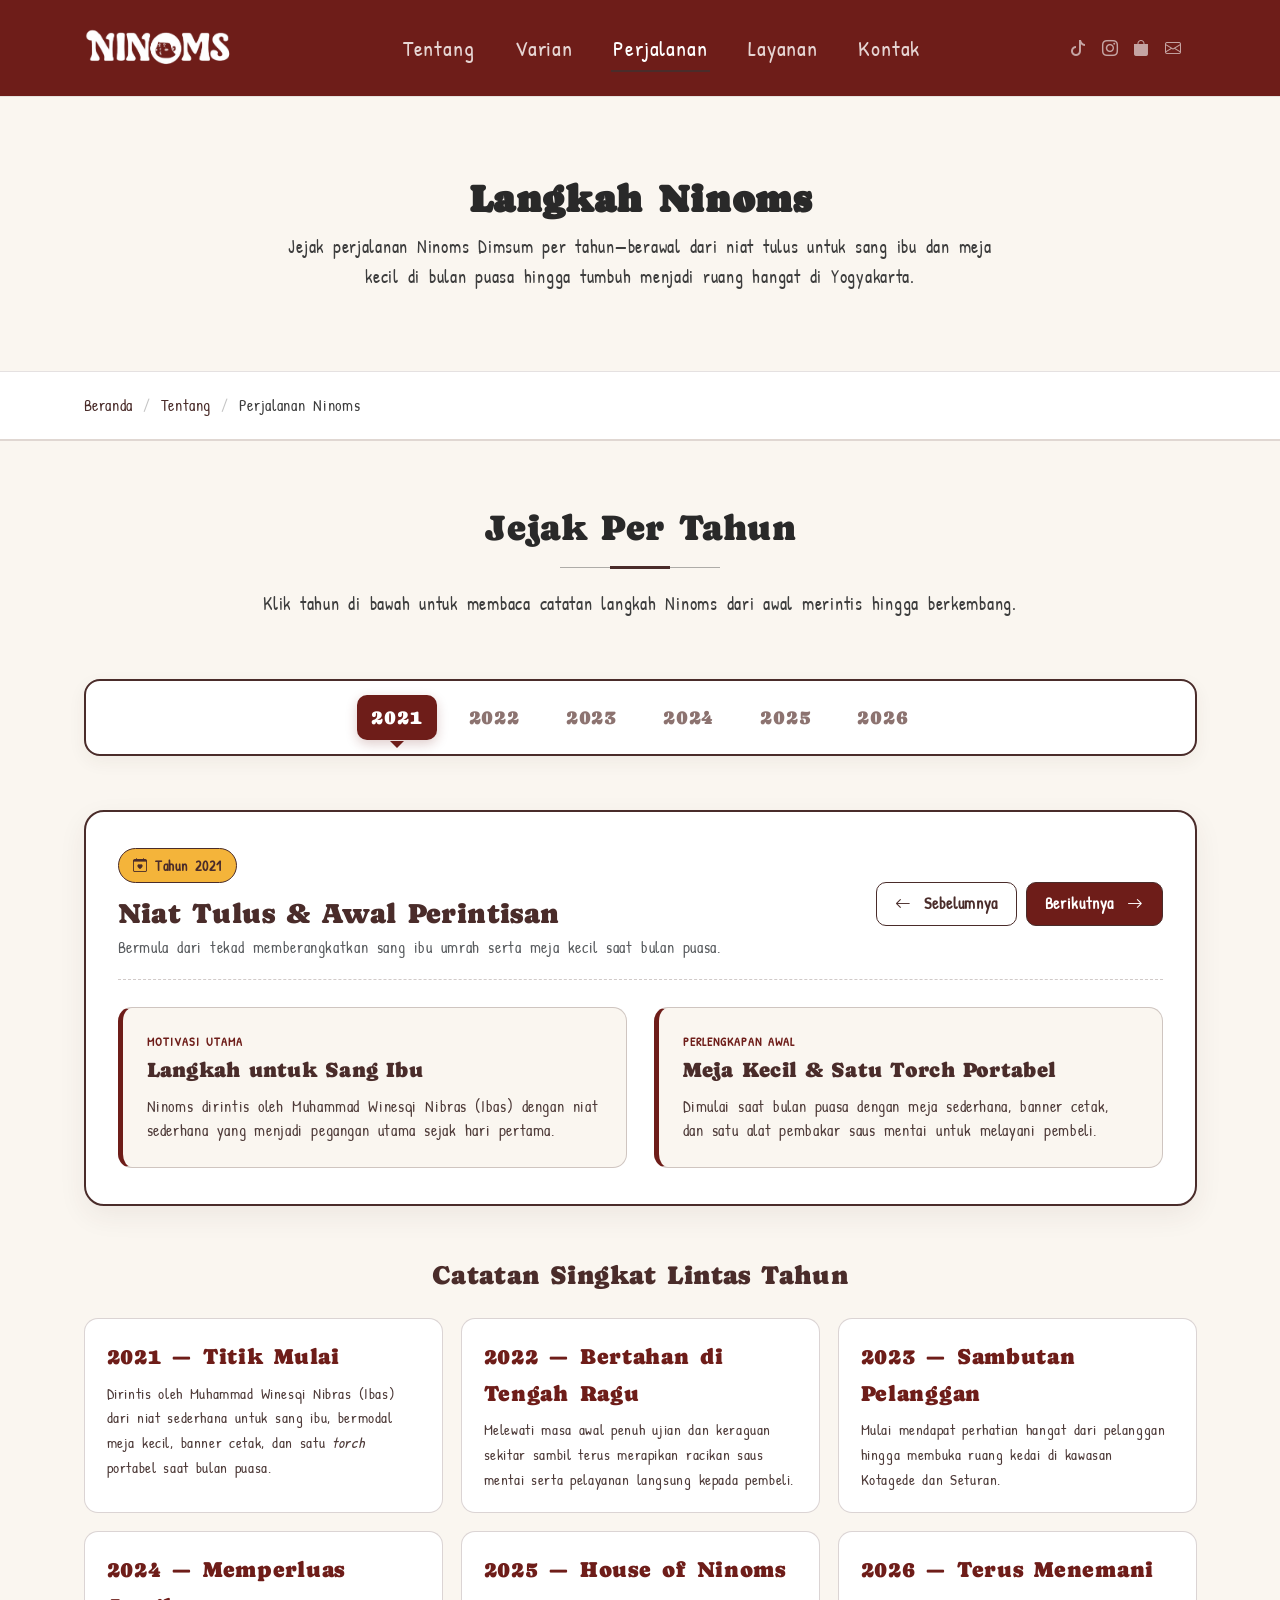
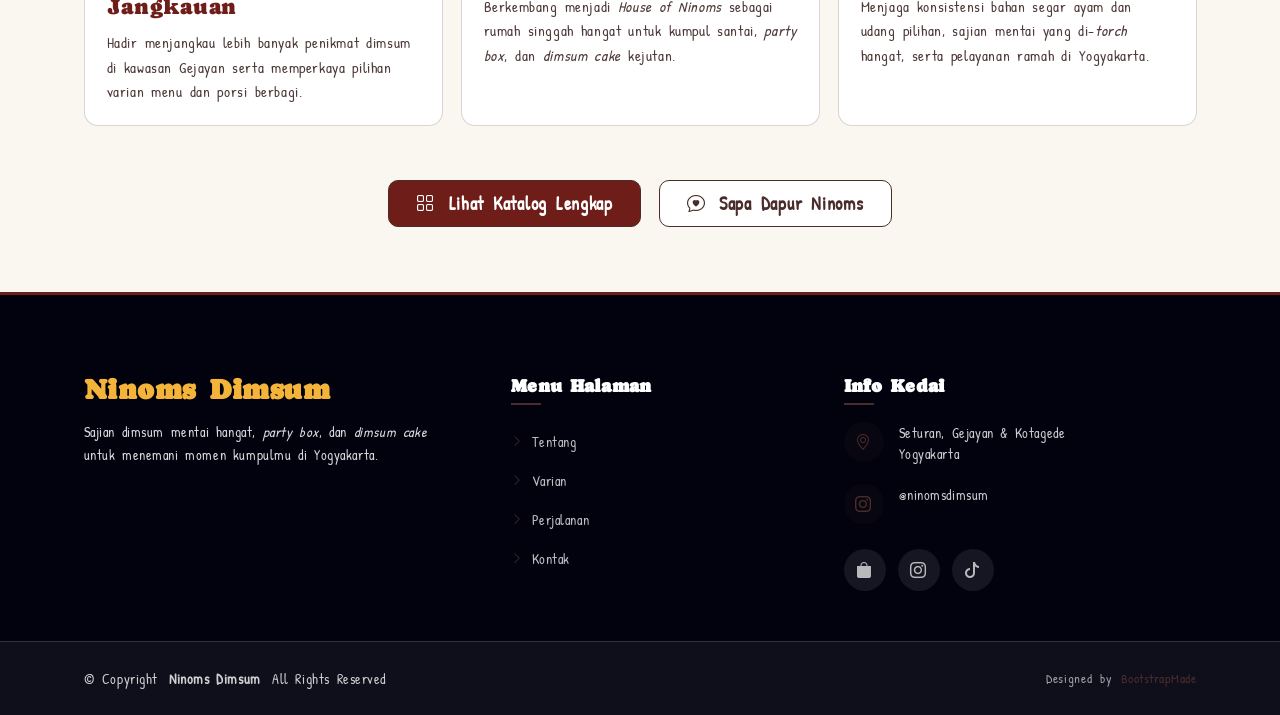
<file: perjalanan-ninoms.html>
<!DOCTYPE html>
<html lang="id">

<head>
  <meta charset="utf-8">
  <meta content="width=device-width, initial-scale=1.0" name="viewport">
  <title>Perjalanan Ninoms - Ninoms Dimsum</title>
  <meta name="description" content="Perjalanan Ninoms Dimsum dari niat tulus untuk sang ibu dan meja kecil saat Ramadan hingga berkembang di Yogyakarta.">
  <meta name="keywords" content="Perjalanan Ninoms Dimsum, sejarah Ninoms, House of Ninoms, dimsum mentai Yogyakarta">

  <!-- Favicons -->
  <link href="assets/img/Logo Ninoms.png" rel="icon">
  <link href="assets/img/Logo Ninoms.png" rel="apple-touch-icon">

  <!-- Fonts -->
  <link href="https://fonts.googleapis.com" rel="preconnect">
  <link href="https://fonts.gstatic.com" rel="preconnect" crossorigin>
  <link href="https://fonts.googleapis.com/css2?family=Caprasimo&family=Patrick+Hand&display=swap" rel="stylesheet">

  <!-- Vendor CSS Files -->
  <link href="assets/vendor/bootstrap/css/bootstrap.min.css" rel="stylesheet">
  <link href="assets/vendor/bootstrap-icons/bootstrap-icons.css" rel="stylesheet">
  <link href="assets/vendor/aos/aos.css" rel="stylesheet">
  <link href="assets/vendor/glightbox/css/glightbox.min.css" rel="stylesheet">
  <link href="assets/vendor/swiper/swiper-bundle.min.css" rel="stylesheet">

  <!-- Main CSS File -->
  <link href="assets/css/main.css" rel="stylesheet">

  <style>
    .perjalanan-page .page-title {
      background-color: #FAF6F0;
      border-bottom: 2px solid rgba(74, 44, 42, 0.15);
    }

    .perjalanan-page .page-title .heading {
      background-color: #FAF6F0;
    }

    .perjalanan-page .breadcrumbs {
      background-color: #ffffff;
      border-top: 1.5px solid rgba(74, 44, 42, 0.14);
    }

    /* Bar Tahun Linimasa (Inspirasi Langkah Tuku) */
    .tahun-selector-bar {
      display: flex;
      flex-wrap: wrap;
      justify-content: center;
      gap: 10px 18px;
      padding: 14px 20px;
      background-color: #ffffff;
      border: 2px solid #4A2C2A;
      border-radius: 16px;
      box-shadow: 0 6px 18px rgba(74, 44, 42, 0.06);
    }

    .tahun-btn {
      background: transparent;
      border: none;
      font-family: var(--heading-font);
      font-size: 20px;
      color: #8c7370;
      padding: 6px 14px;
      border-radius: 10px;
      cursor: pointer;
      position: relative;
      transition: all 0.2s ease;
    }

    .tahun-btn:hover {
      color: #6E1D19;
      background-color: rgba(244, 180, 58, 0.16);
    }

    .tahun-btn.active {
      color: #ffffff;
      background-color: #6E1D19;
      box-shadow: 0 4px 12px rgba(110, 29, 25, 0.22);
    }

    .tahun-btn.active::after {
      content: "";
      position: absolute;
      left: 50%;
      bottom: -8px;
      transform: translateX(-50%);
      width: 0;
      height: 0;
      border-left: 7px solid transparent;
      border-right: 7px solid transparent;
      border-top: 7px solid #6E1D19;
    }

    /* Kartu Cerita Tahun Aktif (Tanpa Gambar) */
    .milestone-showcase {
      background-color: #ffffff;
      border: 2px solid #4A2C2A;
      border-radius: 20px;
      padding: 36px 32px;
      box-shadow: 0 10px 28px rgba(74, 44, 42, 0.07);
    }

    .milestone-badge-tahun {
      display: inline-flex;
      align-items: center;
      gap: 8px;
      background-color: #F4B43A;
      color: #4A2C2A;
      border: 1.5px solid #4A2C2A;
      border-radius: 999px;
      padding: 5px 14px;
      font-size: 14px;
      font-weight: 700;
      margin-bottom: 14px;
    }

    .milestone-card {
      background-color: #FAF6F0;
      border: 1.5px solid rgba(74, 44, 42, 0.24);
      border-left: 5px solid #6E1D19;
      border-radius: 14px;
      padding: 24px;
      height: 100%;
      transition: transform 0.22s ease, box-shadow 0.22s ease;
    }

    .milestone-card:hover {
      transform: translateY(-3px);
      box-shadow: 0 8px 20px rgba(74, 44, 42, 0.08);
    }

    .milestone-card-kicker {
      font-size: 12px;
      font-weight: 700;
      text-transform: uppercase;
      letter-spacing: 1px;
      color: #6E1D19;
      margin-bottom: 6px;
      display: block;
    }

    .milestone-card-title {
      color: #4A2C2A;
      font-size: 21px;
      line-height: 1.25;
      margin-bottom: 10px;
    }

    .milestone-card-desc {
      color: #4e3b39;
      font-size: 16px;
      line-height: 1.55;
      margin-bottom: 0;
    }

    .ringkasan-tahun-item {
      background-color: #ffffff;
      border: 1.5px solid rgba(74, 44, 42, 0.2);
      border-radius: 14px;
      padding: 20px 22px;
      height: 100%;
    }

    .ringkasan-tahun-label {
      font-family: var(--heading-font);
      color: #6E1D19;
      font-size: 22px;
      margin-bottom: 6px;
    }
  </style>
</head>

<body class="starter-page-page perjalanan-page">

  <header id="header" class="header d-flex align-items-center sticky-top">
    <div class="container position-relative d-flex align-items-center justify-content-between">

      <a href="index.html" class="logo d-flex align-items-center me-auto me-xl-0">
        <img src="assets/img/logo transparan.png" alt="Ninoms Dimsum">
      </a>

      <nav id="navmenu" class="navmenu">
        <ul>
          <li><a href="index.html#about">Tentang</a></li>
          <li><a href="index.html#lini-sajian">Varian</a></li>
          <li><a href="perjalanan-ninoms.html" class="active">Perjalanan</a></li>
          <li><a href="index.html#services">Layanan</a></li>
          <li><a href="index.html#contact">Kontak</a></li>
        </ul>
        <i class="mobile-nav-toggle d-xl-none bi bi-list"></i>
      </nav>

      <div class="header-social-links">
        <a href="https://www.tiktok.com/@ninomsdimsum?_r=1&_t=ZS-9BaEa2fSsmV" target="_blank" rel="noopener noreferrer" class="twitter" aria-label="TikTok Ninoms Dimsum"><i class="bi bi-tiktok"></i></a>
        <a href="https://www.instagram.com/ninomsdimsum?cnvx=MTJpN215emFiMzBnaQ==" target="_blank" rel="noopener noreferrer" class="instagram" aria-label="Instagram Ninoms Dimsum"><i class="bi bi-instagram"></i></a>
        <a href="https://gofood.link/a/QHxZszW" target="_blank" rel="noopener noreferrer" class="facebook" aria-label="GoFood Ninoms Dimsum"><i class="bi bi-bag-fill"></i></a>
        <a href="index.html#contact" class="linkedin" aria-label="Kontak Ninoms Dimsum"><i class="bi bi-envelope"></i></a>
      </div>

    </div>
  </header>

  <main class="main">

    <!-- Page Title -->
    <div class="page-title">
      <div class="heading">
        <div class="container">
          <div class="row d-flex justify-content-center text-center">
            <div class="col-lg-8">
              <h1 class="heading-title">Langkah <span class="highlight">Ninoms</span></h1>
              <p class="mb-0">
                Jejak perjalanan Ninoms Dimsum per tahun—berawal dari niat tulus untuk sang ibu dan meja kecil di bulan puasa hingga tumbuh menjadi ruang hangat di Yogyakarta.
              </p>
            </div>
          </div>
        </div>
      </div>
      <nav class="breadcrumbs">
        <div class="container">
          <ol>
            <li><a href="index.html">Beranda</a></li>
            <li><a href="index.html#about">Tentang</a></li>
            <li class="current">Perjalanan Ninoms</li>
          </ol>
        </div>
      </nav>
    </div><!-- End Page Title -->

    <!-- Linimasa Per Tahun Section -->
    <section id="perjalanan-timeline" class="section" style="background-color: #FAF6F0; padding: 65px 0;">
      <div class="container">

        <!-- Section Title -->
        <div class="container section-title" data-aos="fade-up">
          <h2>Jejak Per Tahun</h2>
          <p>Klik tahun di bawah untuk membaca catatan langkah Ninoms dari awal merintis hingga berkembang.</p>
        </div><!-- End Section Title -->

        <!-- Bar Pilihan Tahun -->
        <div class="tahun-selector-bar mb-5" role="tablist" aria-label="Pilih tahun perjalanan Ninoms" data-aos="fade-up" data-aos-delay="100">
          <button type="button" class="tahun-btn active" data-tahun="2021">2021</button>
          <button type="button" class="tahun-btn" data-tahun="2022">2022</button>
          <button type="button" class="tahun-btn" data-tahun="2023">2023</button>
          <button type="button" class="tahun-btn" data-tahun="2024">2024</button>
          <button type="button" class="tahun-btn" data-tahun="2025">2025</button>
          <button type="button" class="tahun-btn" data-tahun="2026">2026</button>
        </div>

        <!-- Panel Utama Tahun Terpilih -->
        <div id="tahunShowcase" class="milestone-showcase mb-5" data-aos="fade-up" data-aos-delay="150">
          <div class="d-flex flex-wrap align-items-center justify-content-between gap-2 mb-4 pb-3" style="border-bottom: 1.5px dashed rgba(74, 44, 42, 0.25);">
            <div>
              <span class="milestone-badge-tahun" id="showcaseBadge">
                <i class="bi bi-calendar-heart"></i> Tahun 2021
              </span>
              <h3 id="showcaseHeading" style="color: #4A2C2A; font-size: 28px; margin-bottom: 4px;">Niat Tulus &amp; Awal Perintisan</h3>
              <p id="showcaseSubheading" class="mb-0 text-muted" style="font-size: 16px;">Berangkat dari tekad memberangkatkan sang ibu umrah serta meja kecil saat Ramadan.</p>
            </div>
            <div class="d-flex gap-2">
              <button type="button" id="prevTahunBtn" class="btn btn-sm fw-bold px-3 py-2" style="border: 1.5px solid #4A2C2A; color: #4A2C2A; border-radius: 10px;">
                <i class="bi bi-arrow-left me-1"></i> Sebelumnya
              </button>
              <button type="button" id="nextTahunBtn" class="btn btn-sm fw-bold px-3 py-2" style="background-color: #6E1D19; color: #ffffff; border: 1.5px solid #4A2C2A; border-radius: 10px;">
                Berikutnya <i class="bi bi-arrow-right ms-1"></i>
              </button>
            </div>
          </div>

          <div class="row g-4" id="showcaseCards">
            <!-- Diisi otomatis via JavaScript sesuai tahun aktif -->
          </div>
        </div>

        <!-- Ringkasan Seluruh Tahun (Biar Mudah Dibaca Sekaligus) -->
        <div class="mt-4" data-aos="fade-up" data-aos-delay="200">
          <h3 class="text-center mb-4" style="color: #4A2C2A; font-size: 26px;">Catatan Singkat Lintas Tahun</h3>
          <div class="row g-3">
            <div class="col-md-4">
              <div class="ringkasan-tahun-item">
                <div class="ringkasan-tahun-label">2021 — Titik Mulai</div>
                <p class="mb-0" style="font-size: 15px; color: #4e3b39;">Dirintis oleh Muhammad Winesqi Nibras (Ibas) dari niat sederhana untuk sang ibu, bermodal meja kecil, banner cetak, dan satu <em>torch</em> portabel saat bulan puasa.</p>
              </div>
            </div>
            <div class="col-md-4">
              <div class="ringkasan-tahun-item">
                <div class="ringkasan-tahun-label">2022 — Bertahan di Tengah Ragu</div>
                <p class="mb-0" style="font-size: 15px; color: #4e3b39;">Melewati masa awal penuh ujian dan keraguan sekitar sambil terus merapikan racikan saus mentai serta pelayanan langsung kepada pembeli.</p>
              </div>
            </div>
            <div class="col-md-4">
              <div class="ringkasan-tahun-item">
                <div class="ringkasan-tahun-label">2023 — Sambutan Pelanggan</div>
                <p class="mb-0" style="font-size: 15px; color: #4e3b39;">Mulai mendapat perhatian hangat dari pelanggan hingga membuka ruang kedai di kawasan Kotagede dan Seturan.</p>
              </div>
            </div>
            <div class="col-md-4">
              <div class="ringkasan-tahun-item">
                <div class="ringkasan-tahun-label">2024 — Memperluas Jangkauan</div>
                <p class="mb-0" style="font-size: 15px; color: #4e3b39;">Hadir menjangkau lebih banyak penikmat dimsum di kawasan Gejayan serta memperkaya pilihan varian menu dan porsi berbagi.</p>
              </div>
            </div>
            <div class="col-md-4">
              <div class="ringkasan-tahun-item">
                <div class="ringkasan-tahun-label">2025 — House of Ninoms</div>
                <p class="mb-0" style="font-size: 15px; color: #4e3b39;">Berkembang menjadi <em>House of Ninoms</em> sebagai rumah singgah hangat untuk kumpul santai, <em>party box</em>, dan <em>dimsum cake</em> kejutan.</p>
              </div>
            </div>
            <div class="col-md-4">
              <div class="ringkasan-tahun-item">
                <div class="ringkasan-tahun-label">2026 — Terus Menemani</div>
                <p class="mb-0" style="font-size: 15px; color: #4e3b39;">Menjaga konsistensi bahan segar ayam dan udang pilihan, sajian mentai yang di-<em>torch</em> hangat, serta pelayanan ramah di Yogyakarta.</p>
              </div>
            </div>
          </div>
        </div>

        <!-- Tombol Aksi Bawah -->
        <div class="d-flex flex-wrap justify-content-center gap-3 mt-5">
          <a href="katalog-ninoms.html" class="btn px-4 py-2 fw-bold" style="background-color: #6E1D19; color: #ffffff; border: 1.5px solid #4A2C2A; border-radius: 10px;">
            <i class="bi bi-grid me-1"></i> Lihat Katalog Lengkap
          </a>
          <a href="index.html#contact" class="btn px-4 py-2 fw-bold" style="background-color: #ffffff; color: #4A2C2A; border: 1.5px solid #4A2C2A; border-radius: 10px;">
            <i class="bi bi-chat-heart me-1"></i> Sapa Dapur Ninoms
          </a>
        </div>

      </div>
    </section><!-- /Linimasa Per Tahun Section -->

  </main>

  <footer id="footer" class="footer dark-background" style="border-top: 3px solid #6E1D19;">

    <div class="container">
      <div class="row gy-5 justify-content-between">

        <div class="col-lg-4">
          <div class="footer-content">
            <a href="index.html" class="logo d-flex align-items-center mb-3">
              <span class="sitename" style="color: #F4B43A;">Ninoms Dimsum</span>
            </a>
            <p class="mb-0" style="font-size: 14px;">Sajian dimsum mentai hangat, <em>party box</em>, dan <em>dimsum cake</em> untuk menemani momen kumpulmu di Yogyakarta.</p>
          </div>
        </div>

        <div class="col-lg-3 col-6">
          <div class="footer-links">
            <h4>Menu Halaman</h4>
            <ul>
              <li><a href="index.html#about"><i class="bi bi-chevron-right"></i> Tentang</a></li>
              <li><a href="index.html#lini-sajian"><i class="bi bi-chevron-right"></i> Varian</a></li>
              <li><a href="perjalanan-ninoms.html"><i class="bi bi-chevron-right"></i> Perjalanan</a></li>
              <li><a href="index.html#contact"><i class="bi bi-chevron-right"></i> Kontak</a></li>
            </ul>
          </div>
        </div>

        <div class="col-lg-4">
          <div class="footer-contact">
            <h4>Info Kedai</h4>
            <div class="contact-item">
              <div class="contact-icon">
                <i class="bi bi-geo-alt"></i>
              </div>
              <div class="contact-info">
                <p>Seturan, Gejayan &amp; Kotagede<br>Yogyakarta</p>
              </div>
            </div>

            <div class="contact-item">
              <div class="contact-icon">
                <i class="bi bi-instagram"></i>
              </div>
              <div class="contact-info">
                <p><a href="https://www.instagram.com/ninomsdimsum?cnvx=MTJpN215emFiMzBnaQ==" target="_blank" rel="noopener noreferrer" style="color: inherit; text-decoration: none;">@ninomsdimsum</a></p>
              </div>
            </div>

            <div class="social-links">
              <a href="https://gofood.link/a/QHxZszW" target="_blank" rel="noopener noreferrer" aria-label="GoFood"><i class="bi bi-bag-fill"></i></a>
              <a href="https://www.instagram.com/ninomsdimsum?cnvx=MTJpN215emFiMzBnaQ==" target="_blank" rel="noopener noreferrer" aria-label="Instagram"><i class="bi bi-instagram"></i></a>
              <a href="https://www.tiktok.com/@ninomsdimsum?_r=1&_t=ZS-9BaEa2fSsmV" target="_blank" rel="noopener noreferrer" aria-label="TikTok"><i class="bi bi-tiktok"></i></a>
            </div>
          </div>
        </div>

      </div>
    </div>

    <div class="footer-bottom">
      <div class="container">
        <div class="row align-items-center">
          <div class="col-md-6">
            <div class="copyright">
              <p>&copy; <span>Copyright</span> <strong class="px-1 sitename">Ninoms Dimsum</strong> <span>All Rights Reserved</span></p>
            </div>
          </div>
          <div class="col-md-6 text-md-end">
            <div class="credits">
              Designed by <a href="https://bootstrapmade.com/">BootstrapMade</a>
            </div>
          </div>
        </div>
      </div>
    </div>

  </footer>

  <!-- Scroll Top -->
  <a href="#" id="scroll-top" class="scroll-top d-flex align-items-center justify-content-center"><i class="bi bi-arrow-up-short"></i></a>

  <!-- Preloader -->
  <div id="preloader"></div>

  <!-- Vendor JS Files -->
  <script src="assets/vendor/bootstrap/js/bootstrap.bundle.min.js"></script>
  <script src="assets/vendor/aos/aos.js"></script>
  <script src="assets/vendor/purecounter/purecounter_vanilla.js"></script>
  <script src="assets/vendor/imagesloaded/imagesloaded.pkgd.min.js"></script>
  <script src="assets/vendor/isotope-layout/isotope.pkgd.min.js"></script>
  <script src="assets/vendor/glightbox/js/glightbox.min.js"></script>
  <script src="assets/vendor/swiper/swiper-bundle.min.js"></script>

  <!-- Main JS File -->
  <script src="assets/js/main.js"></script>

  <!-- Script Linimasa Per Tahun (Tanpa Gambar) -->
  <script>
    document.addEventListener("DOMContentLoaded", function () {
      const dataPerTahun = {
        "2021": {
          heading: "Niat Tulus & Awal Perintisan",
          subheading: "Bermula dari tekad memberangkatkan sang ibu umrah serta meja kecil saat bulan puasa.",
          cards: [
            {
              kicker: "Motivasi Utama",
              title: "Langkah untuk Sang Ibu",
              desc: "Ninoms dirintis oleh Muhammad Winesqi Nibras (Ibas) dengan niat sederhana yang menjadi pegangan utama sejak hari pertama."
            },
            {
              kicker: "Perlengkapan Awal",
              title: "Meja Kecil & Satu Torch Portabel",
              desc: "Dimulai saat bulan puasa dengan meja sederhana, banner cetak, dan satu alat pembakar saus mentai untuk melayani pembeli."
            }
          ]
        },
        "2022": {
          heading: "Bertahan di Tengah Keraguan",
          subheading: "Tetap melangkah konsisten meski dihadapkan pada keraguan sekitar dan tantangan awal usaha.",
          cards: [
            {
              kicker: "Ujian & Keteguhan",
              title: "Melewati Masa Penuh Keraguan",
              desc: "Tidak semua pihak langsung yakin pada langkah awal ini, namun konsistensi menjaga rasa dan pelayanan membuat Ninoms tetap bertahan."
            },
            {
              kicker: "Racikan Dapur",
              title: "Merapikan Karakter Saus Mentai",
              desc: "Fokus menyempurnakan paduan dimsum ayam udang segar dengan saus mentai hangat yang lumer saat dinikmati."
            }
          ]
        },
        "2023": {
          heading: "Sambutan Hangat di Jogja",
          subheading: "Apresiasi pelanggan membuka langkah Ninoms hadir di Kotagede dan Seturan.",
          cards: [
            {
              kicker: "Titik Kedai",
              title: "Hadir di Kotagede & Seturan",
              desc: "Sambutan positif penikmat kuliner membawa Ninoms memperluas titik kedai agar lebih mudah dijangkau mahasiswa dan warga sekitar."
            },
            {
              kicker: "Kedekatan Pelanggan",
              title: "Dari Pembeli Menjadi Langganan",
              desc: "Banyak pelanggan mulai menjadikan Ninoms sebagai tempat singgah rutin untuk menikmati sajian hangat bersama orang terdekat."
            }
          ]
        },
        "2024": {
          heading: "Menjangkau Gejayan & Ragam Varian",
          subheading: "Memperluas kehadiran ke Gejayan serta melengkapi pilihan menu kukus, gorengan, dan paket berbagi.",
          cards: [
            {
              kicker: "Ekspansi Area",
              title: "Menyapa Penikmat di Gejayan",
              desc: "Pembukaan titik di kawasan Gejayan memperluas jangkauan Ninoms di Sleman dan Yogyakarta."
            },
            {
              kicker: "Varian & Momen",
              title: "Semakin Banyak Pilihan Sajian",
              desc: "Dilengkapi aneka dimsum kukus, gorengan, gyoza, lumpia, hingga porsi rame untuk kumpul teman dan keluarga."
            }
          ]
        },
        "2025": {
          heading: "Lahirnya House of Ninoms",
          subheading: "Tumbuh menjadi ruang hangat yang lebih luas untuk berkumpul dan merayakan momen spesial.",
          cards: [
            {
              kicker: "Ruang Hangat",
              title: "Berkembang Jadi House of Ninoms",
              desc: "Menghadirkan nuansa kedai yang lebih nyaman dan berkesan sebagai tempat ngobrol santai maupun kumpul komunitas."
            },
            {
              kicker: "Kejutan Spesial",
              title: "Party Box & Dimsum Cake",
              desc: "Menjadi pilihan favorit untuk kejutan ulang tahun, kelulusan, dan acara kumpul bersama sahabat."
            }
          ]
        },
        "2026": {
          heading: "Terus Menemani Setiap Hari",
          subheading: "Menjaga kualitas bahan segar, kehangatan sajian, dan suasana ramah khas Ninoms di Yogyakarta.",
          cards: [
            {
              kicker: "Kualitas Bahan",
              title: "Ayam & Udang Segar Pilihan",
              desc: "Tetap mengutamakan bahan baku segar tanpa pengawet berlebih serta proses torch hangat sesaat sebelum disajikan."
            },
            {
              kicker: "Arah ke Depan",
              title: "Tetap Hangat & Dekat dengan Pelanggan",
              desc: "Melayani dine-in, takeaway, pesan antar aplikasi, hingga pesanan khusus dengan semangat yang sama sejak awal."
            }
          ]
        }
      };

      const tahunList = Object.keys(dataPerTahun);
      const tahunBtns = document.querySelectorAll(".tahun-btn");
      const badgeEl = document.getElementById("showcaseBadge");
      const headingEl = document.getElementById("showcaseHeading");
      const subheadingEl = document.getElementById("showcaseSubheading");
      const cardsEl = document.getElementById("showcaseCards");
      const prevBtn = document.getElementById("prevTahunBtn");
      const nextBtn = document.getElementById("nextTahunBtn");

      let activeIndex = 0;

      const renderTahun = (index) => {
        activeIndex = (index + tahunList.length) % tahunList.length;
        const tahun = tahunList[activeIndex];
        const info = dataPerTahun[tahun];

        tahunBtns.forEach((btn) => {
          btn.classList.toggle("active", btn.getAttribute("data-tahun") === tahun);
        });

        if (badgeEl) badgeEl.innerHTML = `<i class="bi bi-calendar-heart"></i> Tahun ${tahun}`;
        if (headingEl) headingEl.textContent = info.heading;
        if (subheadingEl) subheadingEl.textContent = info.subheading;

        if (cardsEl) {
          cardsEl.innerHTML = info.cards
            .map(
              (card) => `
              <div class="col-md-6">
                <div class="milestone-card">
                  <span class="milestone-card-kicker">${card.kicker}</span>
                  <h4 class="milestone-card-title">${card.title}</h4>
                  <p class="milestone-card-desc">${card.desc}</p>
                </div>
              </div>
            `
            )
            .join("");
        }
      };

      tahunBtns.forEach((btn) => {
        btn.addEventListener("click", function () {
          const idx = tahunList.indexOf(this.getAttribute("data-tahun"));
          if (idx !== -1) renderTahun(idx);
        });
      });

      if (prevBtn) prevBtn.addEventListener("click", () => renderTahun(activeIndex - 1));
      if (nextBtn) nextBtn.addEventListener("click", () => renderTahun(activeIndex + 1));

      renderTahun(0);
    });
  </script>

</body>

</html>
</file>
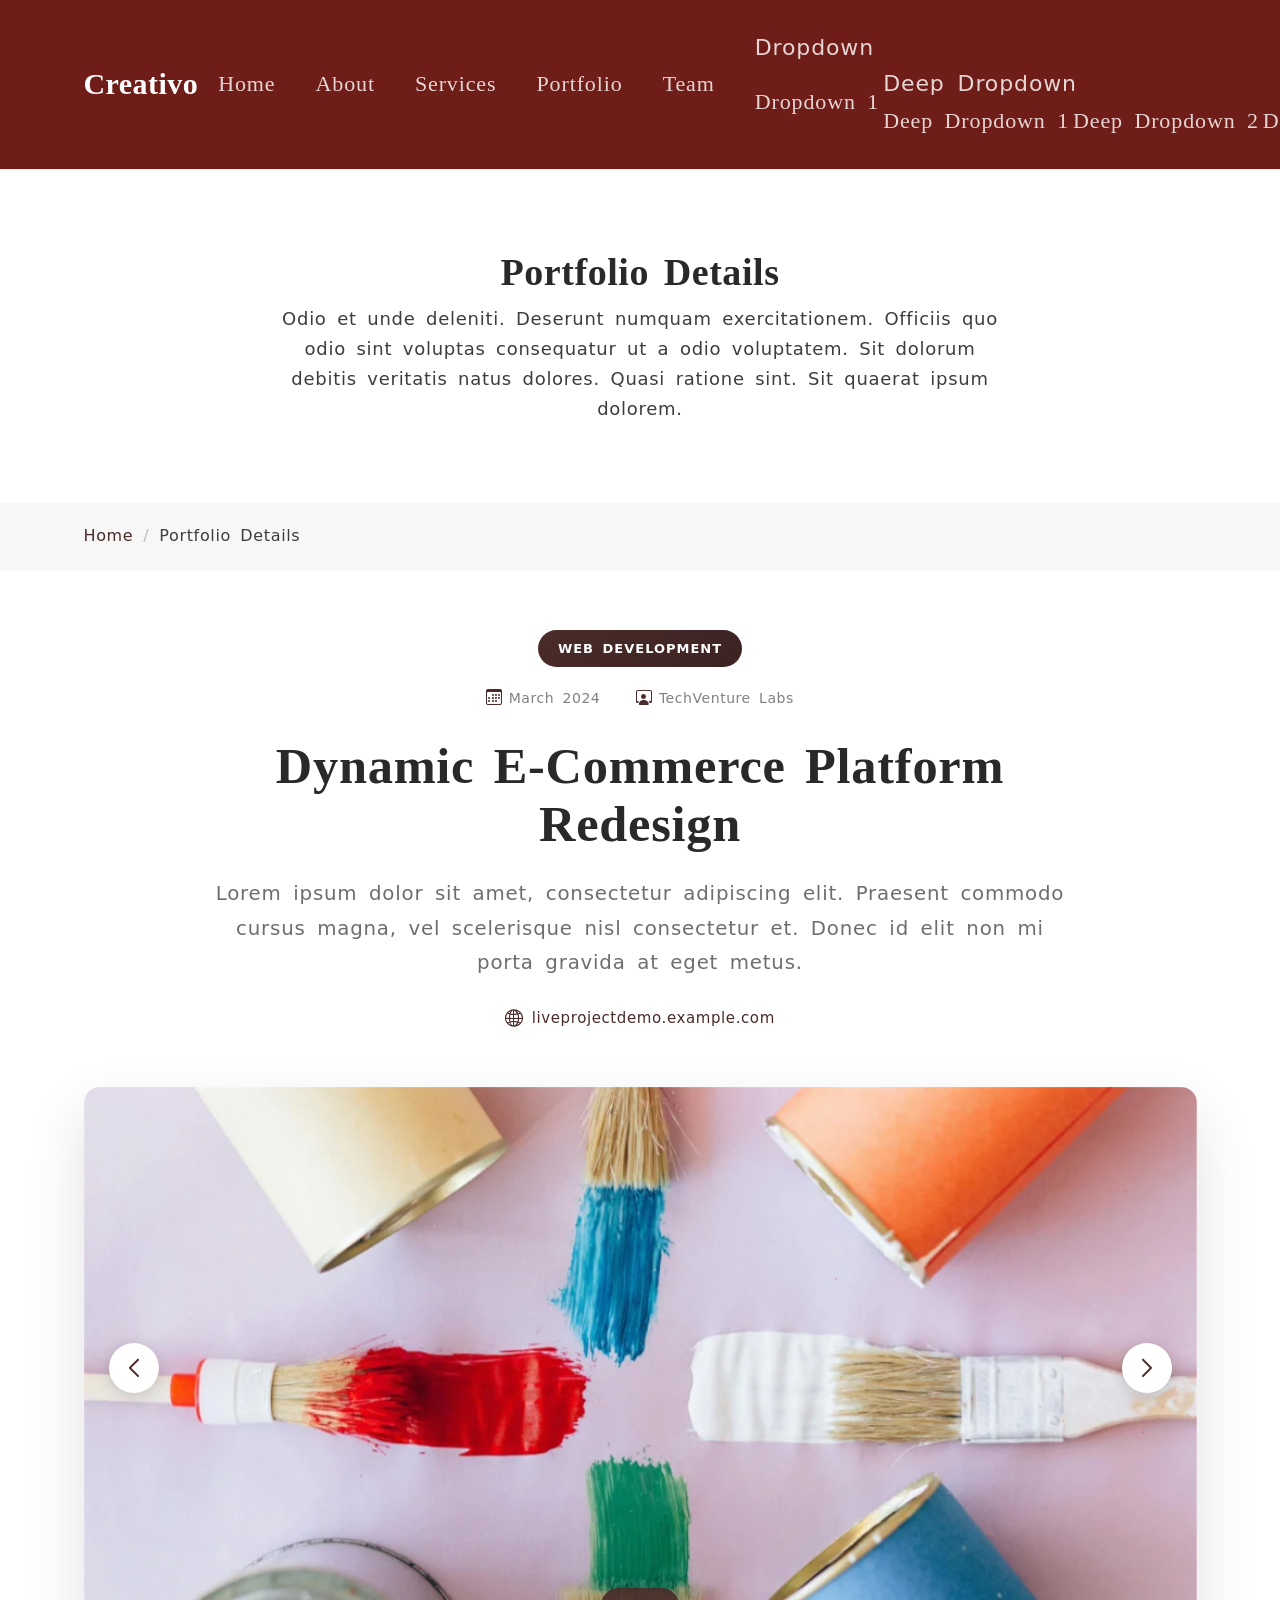
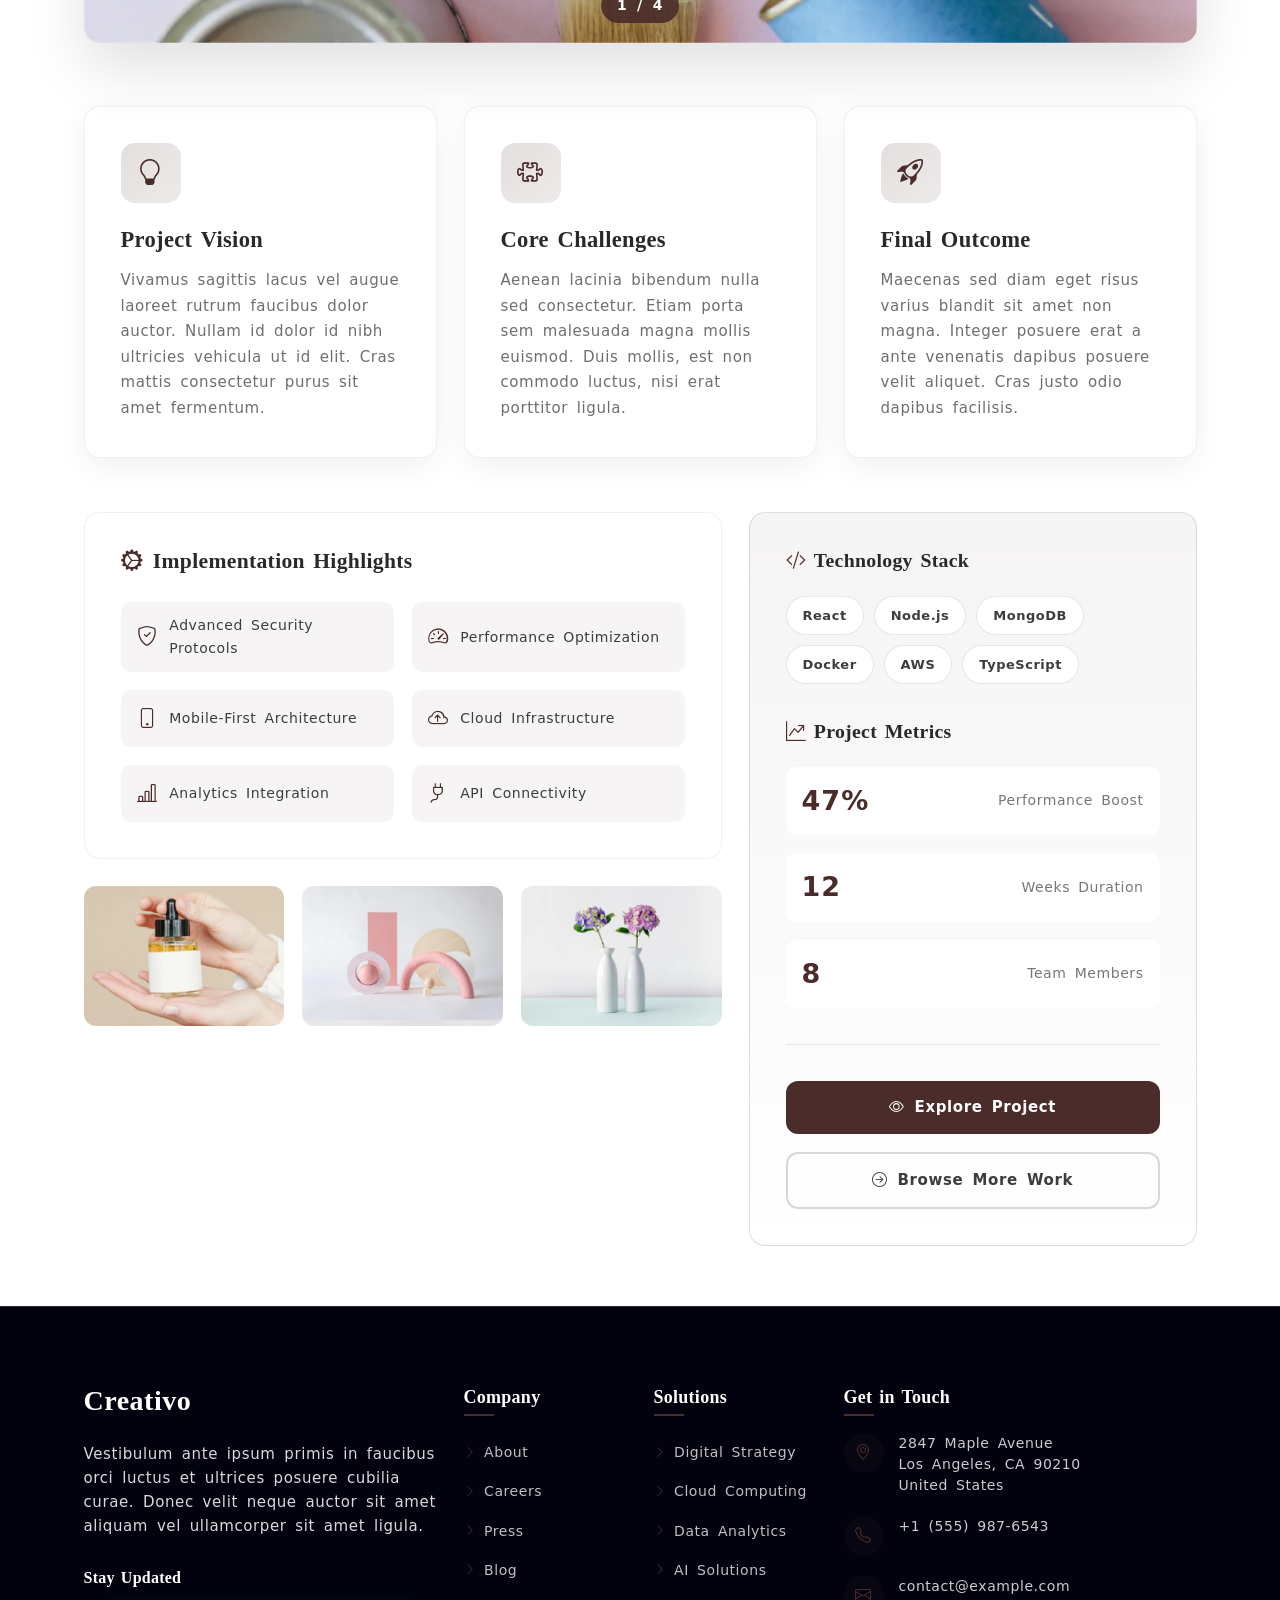
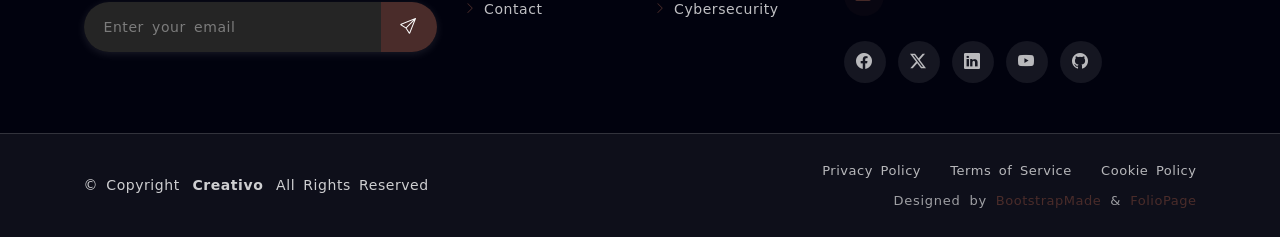
<file: portfolio-details.html>
<!DOCTYPE html>
<html lang="en">

<head>
  <meta charset="utf-8">
  <meta content="width=device-width, initial-scale=1.0" name="viewport">
  <title>Portfolio Details - Creativo Bootstrap Template</title>
  <meta name="description" content="">
  <meta name="keywords" content="">

  <!-- Favicons -->
  <link href="assets/img/favicon.png" rel="icon">
  <link href="assets/img/apple-touch-icon.png" rel="apple-touch-icon">

  <!-- Fonts -->
  <link href="https://fonts.googleapis.com" rel="preconnect">
  <link href="https://fonts.gstatic.com" rel="preconnect" crossorigin>
  <link href="https://fonts.googleapis.com/css2?family=Roboto:ital,wght@0,100;0,300;0,400;0,500;0,700;0,900;1,100;1,300;1,400;1,500;1,700;1,900&family=Lato:ital,wght@0,100;0,300;0,400;0,700;0,900;1,100;1,300;1,400;1,700;1,900&family=Poppins:ital,wght@0,100;0,200;0,300;0,400;0,500;0,600;0,700;0,800;0,900;1,100;1,200;1,300;1,400;1,500;1,600;1,700;1,800;1,900&display=swap" rel="stylesheet">

  <!-- Vendor CSS Files -->
  <link href="assets/vendor/bootstrap/css/bootstrap.min.css" rel="stylesheet">
  <link href="assets/vendor/bootstrap-icons/bootstrap-icons.css" rel="stylesheet">
  <link href="assets/vendor/aos/aos.css" rel="stylesheet">
  <link href="assets/vendor/glightbox/css/glightbox.min.css" rel="stylesheet">
  <link href="assets/vendor/swiper/swiper-bundle.min.css" rel="stylesheet">

  <!-- Main CSS File -->
  <link href="assets/css/main.css" rel="stylesheet">

  <!-- =======================================================
  * Template Name: Creativo
  * Template URL: https://bootstrapmade.com/creativo-bootstrap-creative-agency-template/
  * Updated: Nov 20 2026 with Bootstrap v5.3.9
  * Author: BootstrapMade.com
  * License: https://bootstrapmade.com/license/
  ======================================================== -->
</head>

<body class="portfolio-details-page">

  <header id="header" class="header d-flex align-items-center sticky-top">
    <div class="container position-relative d-flex align-items-center justify-content-between">

      <a href="index.html" class="logo d-flex align-items-center me-auto me-xl-0">
        <!-- Uncomment the line below if you also wish to use an image logo -->
        <!-- <img src="assets/img/logo.webp" alt=""> -->
        <h1 class="sitename">Creativo</h1>
      </a>

      <nav id="navmenu" class="navmenu">
        <ul>
          <li><a href="#hero">Home</a></li>
          <li><a href="#about">About</a></li>
          <li><a href="#services">Services</a></li>
          <li><a href="#portfolio">Portfolio</a></li>
          <li><a href="#team">Team</a></li>
          <li class="dropdown"><a href="#"><span>Dropdown</span> <i class="bi bi-chevron-down toggle-dropdown"></i></a>
            <ul>
              <li><a href="#">Dropdown 1</a></li>
              <li class="dropdown"><a href="#"><span>Deep Dropdown</span> <i class="bi bi-chevron-down toggle-dropdown"></i></a>
                <ul>
                  <li><a href="#">Deep Dropdown 1</a></li>
                  <li><a href="#">Deep Dropdown 2</a></li>
                  <li><a href="#">Deep Dropdown 3</a></li>
                  <li><a href="#">Deep Dropdown 4</a></li>
                  <li><a href="#">Deep Dropdown 5</a></li>
                </ul>
              </li>
              <li><a href="#">Dropdown 2</a></li>
              <li><a href="#">Dropdown 3</a></li>
              <li><a href="#">Dropdown 4</a></li>
            </ul>
          </li>
          <li><a href="#contact">Contact</a></li>
        </ul>
        <i class="mobile-nav-toggle d-xl-none bi bi-list"></i>
      </nav>

      <div class="header-social-links">
        <a href="#" class="twitter"><i class="bi bi-twitter-x"></i></a>
        <a href="#" class="facebook"><i class="bi bi-facebook"></i></a>
        <a href="#" class="instagram"><i class="bi bi-instagram"></i></a>
        <a href="#" class="linkedin"><i class="bi bi-linkedin"></i></a>
      </div>

    </div>
  </header>

  <main class="main">

    <!-- Page Title -->
    <div class="page-title">
      <div class="heading">
        <div class="container">
          <div class="row d-flex justify-content-center text-center">
            <div class="col-lg-8">
              <h1 class="heading-title">Portfolio Details</h1>
              <p class="mb-0">
                Odio et unde deleniti. Deserunt numquam exercitationem. Officiis quo
                odio sint voluptas consequatur ut a odio voluptatem. Sit dolorum
                debitis veritatis natus dolores. Quasi ratione sint. Sit quaerat
                ipsum dolorem.
              </p>
            </div>
          </div>
        </div>
      </div>
      <nav class="breadcrumbs">
        <div class="container">
          <ol>
            <li><a href="index.html">Home</a></li>
            <li class="current">Portfolio Details</li>
          </ol>
        </div>
      </nav>
    </div><!-- End Page Title -->

    <!-- Portfolio Details Section -->
    <section id="portfolio-details" class="portfolio-details section">

      <div class="container" data-aos="fade-up" data-aos-delay="100">

        <div class="project-header" data-aos="fade-down" data-aos-delay="100">
          <div class="header-meta">
            <span class="category-tag">Web Development</span>
            <div class="project-info">
              <span><i class="bi bi-calendar3"></i> March 2024</span>
              <span><i class="bi bi-person-workspace"></i> TechVenture Labs</span>
            </div>
          </div>
          <h2 class="main-title">Dynamic E-Commerce Platform Redesign</h2>
          <p class="subtitle">Lorem ipsum dolor sit amet, consectetur adipiscing elit. Praesent commodo cursus magna, vel scelerisque nisl consectetur et. Donec id elit non mi porta gravida at eget metus.</p>
          <div class="project-link">
            <a href="#" target="_blank"><i class="bi bi-globe2"></i> liveprojectdemo.example.com</a>
          </div>
        </div>

        <div class="gallery-showcase" data-aos="zoom-in" data-aos-delay="200">
          <div class="showcase-slider swiper init-swiper">
            <script type="application/json" class="swiper-config">
              {
                "loop": true,
                "speed": 800,
                "autoplay": {
                  "delay": 5000
                },
                "effect": "fade",
                "fadeEffect": {
                  "crossFade": true
                },
                "slidesPerView": 1,
                "pagination": {
                  "el": ".swiper-pagination",
                  "type": "fraction"
                },
                "navigation": {
                  "nextEl": ".swiper-button-next",
                  "prevEl": ".swiper-button-prev"
                }
              }
            </script>
            <div class="swiper-wrapper">
              <div class="swiper-slide">
                <img src="assets/img/portfolio/portfolio-3.webp" alt="Project Screenshot" class="img-fluid">
              </div>
              <div class="swiper-slide">
                <img src="assets/img/portfolio/portfolio-9.webp" alt="Project Screenshot" class="img-fluid">
              </div>
              <div class="swiper-slide">
                <img src="assets/img/portfolio/portfolio-11.webp" alt="Project Screenshot" class="img-fluid">
              </div>
              <div class="swiper-slide">
                <img src="assets/img/portfolio/portfolio-2.webp" alt="Project Screenshot" class="img-fluid">
              </div>
            </div>
            <div class="swiper-pagination"></div>
            <div class="swiper-button-prev"></div>
            <div class="swiper-button-next"></div>
          </div>
        </div>

        <div class="row g-4 content-section">
          <div class="col-lg-4" data-aos="fade-up" data-aos-delay="100">
            <div class="info-card">
              <div class="card-icon">
                <i class="bi bi-lightbulb"></i>
              </div>
              <h3>Project Vision</h3>
              <p>Vivamus sagittis lacus vel augue laoreet rutrum faucibus dolor auctor. Nullam id dolor id nibh ultricies vehicula ut id elit. Cras mattis consectetur purus sit amet fermentum.</p>
            </div>
          </div>
          <div class="col-lg-4" data-aos="fade-up" data-aos-delay="200">
            <div class="info-card">
              <div class="card-icon">
                <i class="bi bi-puzzle"></i>
              </div>
              <h3>Core Challenges</h3>
              <p>Aenean lacinia bibendum nulla sed consectetur. Etiam porta sem malesuada magna mollis euismod. Duis mollis, est non commodo luctus, nisi erat porttitor ligula.</p>
            </div>
          </div>
          <div class="col-lg-4" data-aos="fade-up" data-aos-delay="300">
            <div class="info-card">
              <div class="card-icon">
                <i class="bi bi-rocket-takeoff"></i>
              </div>
              <h3>Final Outcome</h3>
              <p>Maecenas sed diam eget risus varius blandit sit amet non magna. Integer posuere erat a ante venenatis dapibus posuere velit aliquet. Cras justo odio dapibus facilisis.</p>
            </div>
          </div>
        </div>

        <div class="row g-4 details-row">
          <div class="col-lg-7" data-aos="fade-right" data-aos-delay="100">
            <div class="features-block">
              <h3><i class="bi bi-gear-wide-connected"></i> Implementation Highlights</h3>
              <div class="features-grid">
                <div class="feature-item">
                  <i class="bi bi-shield-check"></i>
                  <span>Advanced Security Protocols</span>
                </div>
                <div class="feature-item">
                  <i class="bi bi-speedometer2"></i>
                  <span>Performance Optimization</span>
                </div>
                <div class="feature-item">
                  <i class="bi bi-phone"></i>
                  <span>Mobile-First Architecture</span>
                </div>
                <div class="feature-item">
                  <i class="bi bi-cloud-arrow-up"></i>
                  <span>Cloud Infrastructure</span>
                </div>
                <div class="feature-item">
                  <i class="bi bi-bar-chart-line"></i>
                  <span>Analytics Integration</span>
                </div>
                <div class="feature-item">
                  <i class="bi bi-plug"></i>
                  <span>API Connectivity</span>
                </div>
              </div>
            </div>

            <div class="gallery-grid" data-aos="fade-up" data-aos-delay="200">
              <a href="assets/img/portfolio/portfolio-1.webp" class="glightbox gallery-item">
                <img src="assets/img/portfolio/portfolio-1.webp" alt="Gallery Image" class="img-fluid" loading="lazy">
                <div class="overlay"><i class="bi bi-zoom-in"></i></div>
              </a>
              <a href="assets/img/portfolio/portfolio-6.webp" class="glightbox gallery-item">
                <img src="assets/img/portfolio/portfolio-6.webp" alt="Gallery Image" class="img-fluid" loading="lazy">
                <div class="overlay"><i class="bi bi-zoom-in"></i></div>
              </a>
              <a href="assets/img/portfolio/portfolio-10.webp" class="glightbox gallery-item">
                <img src="assets/img/portfolio/portfolio-10.webp" alt="Gallery Image" class="img-fluid" loading="lazy">
                <div class="overlay"><i class="bi bi-zoom-in"></i></div>
              </a>
            </div>
          </div>

          <div class="col-lg-5" data-aos="fade-left" data-aos-delay="100">
            <div class="sidebar-content">
              <div class="tech-section">
                <h4><i class="bi bi-code-slash"></i> Technology Stack</h4>
                <div class="tech-tags">
                  <span>React</span>
                  <span>Node.js</span>
                  <span>MongoDB</span>
                  <span>Docker</span>
                  <span>AWS</span>
                  <span>TypeScript</span>
                </div>
              </div>

              <div class="stats-section">
                <h4><i class="bi bi-graph-up-arrow"></i> Project Metrics</h4>
                <div class="stats-list">
                  <div class="stat-item">
                    <span class="stat-value">47%</span>
                    <span class="stat-label">Performance Boost</span>
                  </div>
                  <div class="stat-item">
                    <span class="stat-value">12</span>
                    <span class="stat-label">Weeks Duration</span>
                  </div>
                  <div class="stat-item">
                    <span class="stat-value">8</span>
                    <span class="stat-label">Team Members</span>
                  </div>
                </div>
              </div>

              <div class="action-buttons">
                <a href="#" class="btn-primary-action"><i class="bi bi-eye"></i> Explore Project</a>
                <a href="#" class="btn-secondary-action"><i class="bi bi-arrow-right-circle"></i> Browse More Work</a>
              </div>
            </div>
          </div>
        </div>

      </div>

    </section><!-- /Portfolio Details Section -->

  </main>

  <footer id="footer" class="footer dark-background">

    <div class="container">
      <div class="row gy-5">

        <div class="col-lg-4">
          <div class="footer-content">
            <a href="index.html" class="logo d-flex align-items-center mb-4">
              <span class="sitename">Creativo</span>
            </a>
            <p class="mb-4">Vestibulum ante ipsum primis in faucibus orci luctus et ultrices posuere cubilia curae. Donec velit neque auctor sit amet aliquam vel ullamcorper sit amet ligula.</p>

            <div class="newsletter-form">
              <h5>Stay Updated</h5>
              <form action="forms/newsletter.php" method="post" class="php-email-form">
                <div class="input-group">
                  <input type="email" name="email" class="form-control" placeholder="Enter your email" required="">
                  <button type="submit" class="btn-subscribe">
                    <i class="bi bi-send"></i>
                  </button>
                </div>
                <div class="loading">Loading</div>
                <div class="error-message"></div>
                <div class="sent-message">Thank you for subscribing!</div>
              </form>
            </div>
          </div>
        </div>

        <div class="col-lg-2 col-6">
          <div class="footer-links">
            <h4>Company</h4>
            <ul>
              <li><a href="#"><i class="bi bi-chevron-right"></i> About</a></li>
              <li><a href="#"><i class="bi bi-chevron-right"></i> Careers</a></li>
              <li><a href="#"><i class="bi bi-chevron-right"></i> Press</a></li>
              <li><a href="#"><i class="bi bi-chevron-right"></i> Blog</a></li>
              <li><a href="#"><i class="bi bi-chevron-right"></i> Contact</a></li>
            </ul>
          </div>
        </div>

        <div class="col-lg-2 col-6">
          <div class="footer-links">
            <h4>Solutions</h4>
            <ul>
              <li><a href="#"><i class="bi bi-chevron-right"></i> Digital Strategy</a></li>
              <li><a href="#"><i class="bi bi-chevron-right"></i> Cloud Computing</a></li>
              <li><a href="#"><i class="bi bi-chevron-right"></i> Data Analytics</a></li>
              <li><a href="#"><i class="bi bi-chevron-right"></i> AI Solutions</a></li>
              <li><a href="#"><i class="bi bi-chevron-right"></i> Cybersecurity</a></li>
            </ul>
          </div>
        </div>

        <div class="col-lg-4">
          <div class="footer-contact">
            <h4>Get in Touch</h4>
            <div class="contact-item">
              <div class="contact-icon">
                <i class="bi bi-geo-alt"></i>
              </div>
              <div class="contact-info">
                <p>2847 Maple Avenue<br>Los Angeles, CA 90210<br>United States</p>
              </div>
            </div>

            <div class="contact-item">
              <div class="contact-icon">
                <i class="bi bi-telephone"></i>
              </div>
              <div class="contact-info">
                <p>+1 (555) 987-6543</p>
              </div>
            </div>

            <div class="contact-item">
              <div class="contact-icon">
                <i class="bi bi-envelope"></i>
              </div>
              <div class="contact-info">
                <p>contact@example.com</p>
              </div>
            </div>

            <div class="social-links">
              <a href="#"><i class="bi bi-facebook"></i></a>
              <a href="#"><i class="bi bi-twitter-x"></i></a>
              <a href="#"><i class="bi bi-linkedin"></i></a>
              <a href="#"><i class="bi bi-youtube"></i></a>
              <a href="#"><i class="bi bi-github"></i></a>
            </div>
          </div>
        </div>

      </div>
    </div>

    <div class="footer-bottom">
      <div class="container">
        <div class="row align-items-center">
          <div class="col-lg-6">
            <div class="copyright">
              <p>© <span>Copyright</span> <strong class="px-1 sitename">Creativo</strong> <span>All Rights Reserved</span></p>
            </div>
          </div>
          <div class="col-lg-6">
            <div class="footer-bottom-links">
              <a href="#">Privacy Policy</a>
              <a href="#">Terms of Service</a>
              <a href="#">Cookie Policy</a>
            </div>
            <div class="credits">
              <!-- All the links in the footer should remain intact. -->
              <!-- You can delete the links only if you've purchased the pro version. -->
              <!-- Licensing information: https://bootstrapmade.com/license/ -->
              <!-- Purchase the pro version with working PHP/AJAX contact form: [buy-url] -->
              Designed by <a href="https://bootstrapmade.com/">BootstrapMade</a> & <a href="https://foliopage.com">FolioPage</a>
            </div>
          </div>
        </div>
      </div>
    </div>

  </footer>

  <!-- Scroll Top -->
  <a href="#" id="scroll-top" class="scroll-top d-flex align-items-center justify-content-center"><i class="bi bi-arrow-up-short"></i></a>

  <!-- Preloader -->
  <div id="preloader"></div>

  <!-- Vendor JS Files -->
  <script src="assets/vendor/bootstrap/js/bootstrap.bundle.min.js"></script>
  <script src="assets/vendor/php-email-form/validate.js"></script>
  <script src="assets/vendor/aos/aos.js"></script>
  <script src="assets/vendor/purecounter/purecounter_vanilla.js"></script>
  <script src="assets/vendor/imagesloaded/imagesloaded.pkgd.min.js"></script>
  <script src="assets/vendor/isotope-layout/isotope.pkgd.min.js"></script>
  <script src="assets/vendor/glightbox/js/glightbox.min.js"></script>
  <script src="assets/vendor/swiper/swiper-bundle.min.js"></script>

  <!-- Main JS File -->
  <script src="assets/js/main.js"></script>

</body>

</html>
</file>
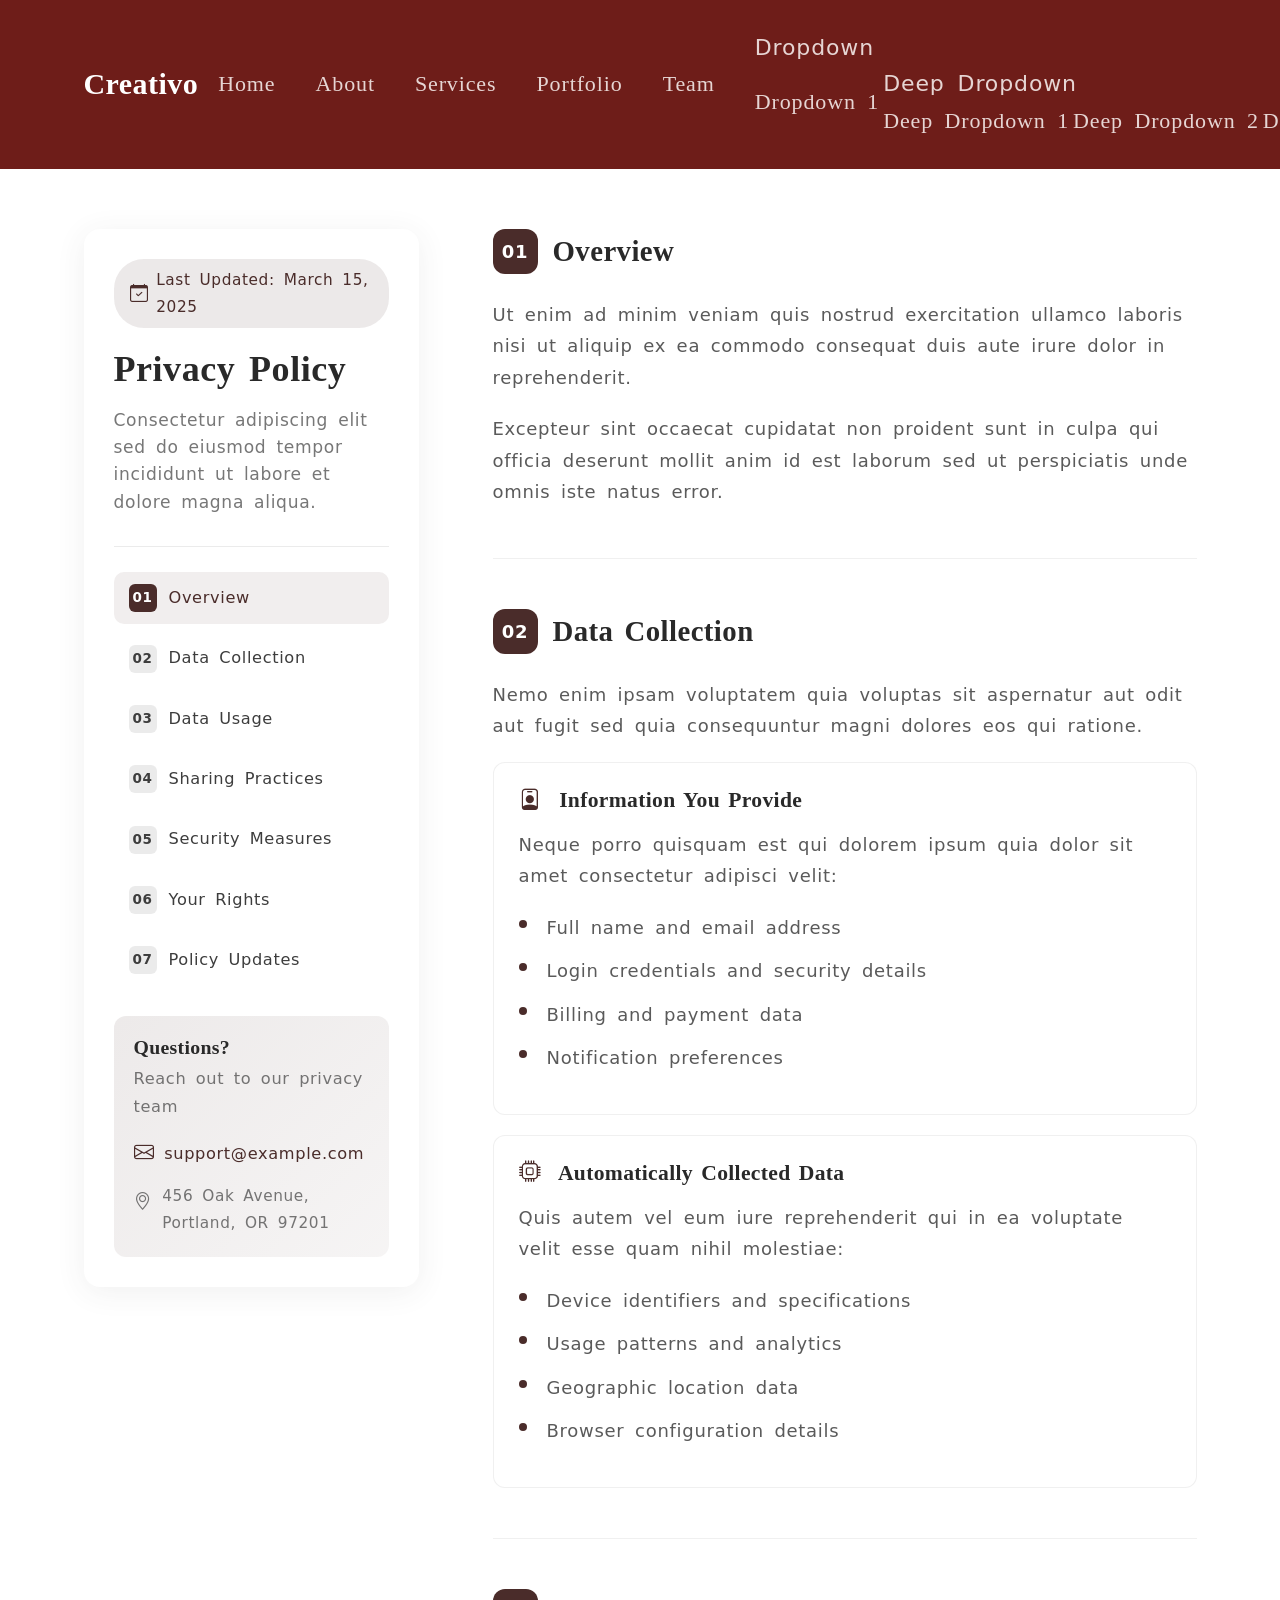
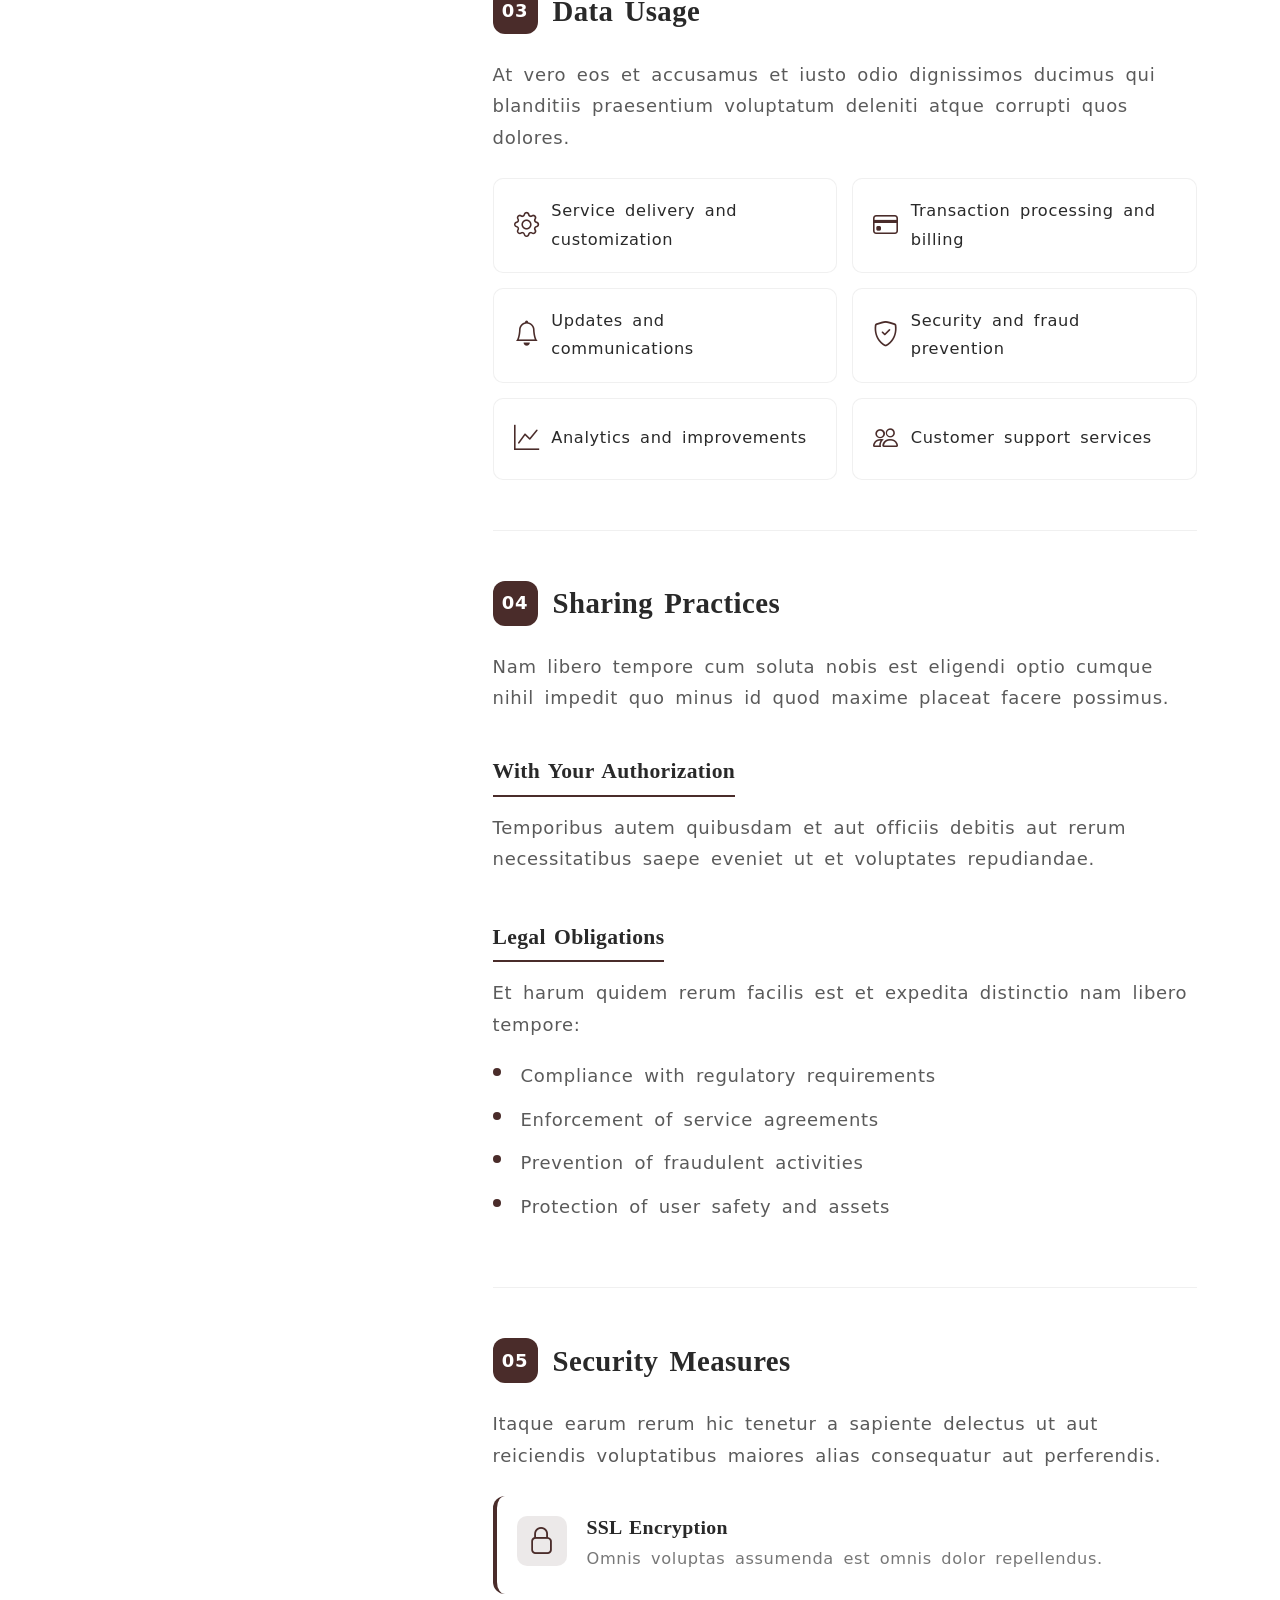
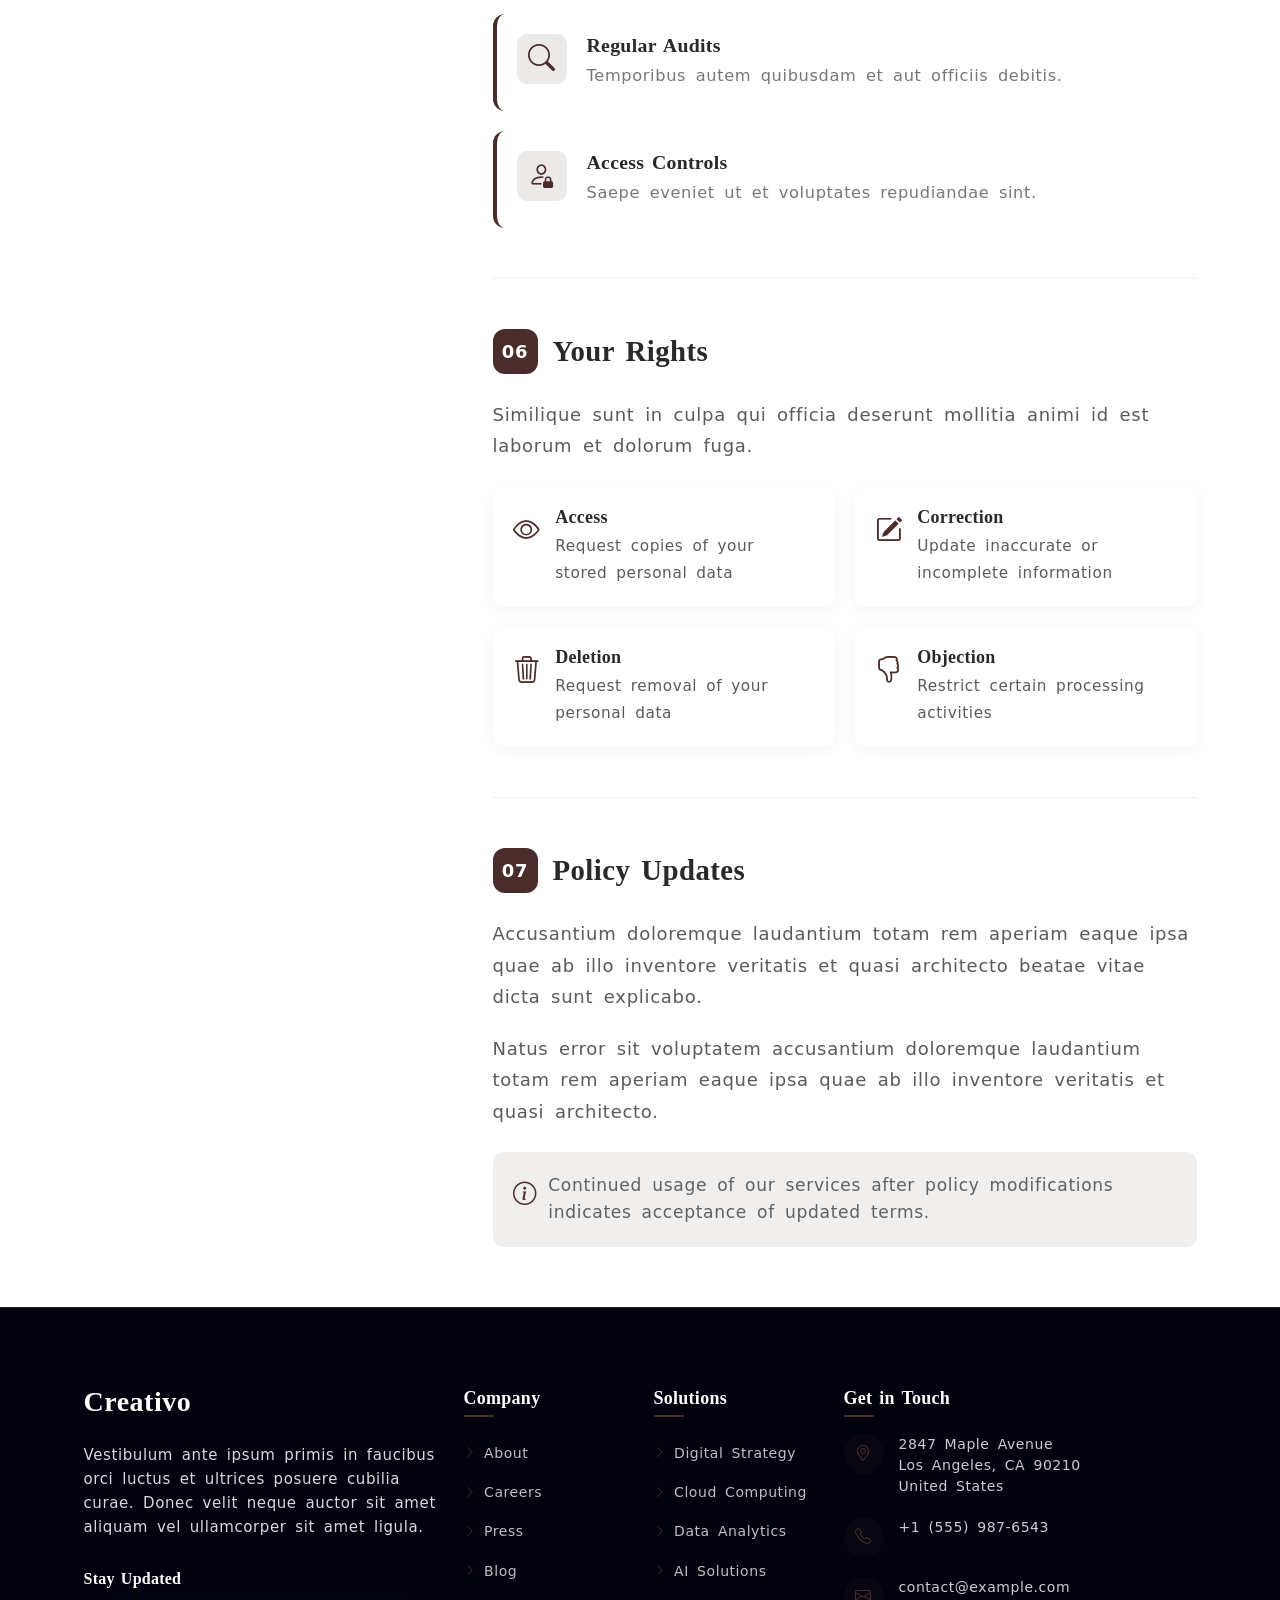
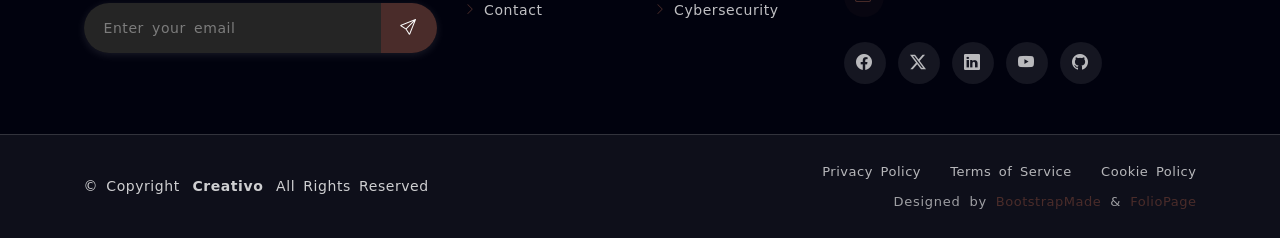
<file: privacy.html>
<!DOCTYPE html>
<html lang="en">

<head>
  <meta charset="utf-8">
  <meta content="width=device-width, initial-scale=1.0" name="viewport">
  <title>Privacy - Creativo Bootstrap Template</title>
  <meta name="description" content="">
  <meta name="keywords" content="">

  <!-- Favicons -->
  <link href="assets/img/favicon.png" rel="icon">
  <link href="assets/img/apple-touch-icon.png" rel="apple-touch-icon">

  <!-- Fonts -->
  <link href="https://fonts.googleapis.com" rel="preconnect">
  <link href="https://fonts.gstatic.com" rel="preconnect" crossorigin>
  <link href="https://fonts.googleapis.com/css2?family=Roboto:ital,wght@0,100;0,300;0,400;0,500;0,700;0,900;1,100;1,300;1,400;1,500;1,700;1,900&family=Lato:ital,wght@0,100;0,300;0,400;0,700;0,900;1,100;1,300;1,400;1,700;1,900&family=Poppins:ital,wght@0,100;0,200;0,300;0,400;0,500;0,600;0,700;0,800;0,900;1,100;1,200;1,300;1,400;1,500;1,600;1,700;1,800;1,900&display=swap" rel="stylesheet">

  <!-- Vendor CSS Files -->
  <link href="assets/vendor/bootstrap/css/bootstrap.min.css" rel="stylesheet">
  <link href="assets/vendor/bootstrap-icons/bootstrap-icons.css" rel="stylesheet">
  <link href="assets/vendor/aos/aos.css" rel="stylesheet">
  <link href="assets/vendor/glightbox/css/glightbox.min.css" rel="stylesheet">
  <link href="assets/vendor/swiper/swiper-bundle.min.css" rel="stylesheet">

  <!-- Main CSS File -->
  <link href="assets/css/main.css" rel="stylesheet">

  <!-- =======================================================
  * Template Name: Creativo
  * Template URL: https://bootstrapmade.com/creativo-bootstrap-creative-agency-template/
  * Updated: Nov 20 2026 with Bootstrap v5.3.9
  * Author: BootstrapMade.com
  * License: https://bootstrapmade.com/license/
  ======================================================== -->
</head>

<body class="privacy-page">

  <header id="header" class="header d-flex align-items-center sticky-top">
    <div class="container position-relative d-flex align-items-center justify-content-between">

      <a href="index.html" class="logo d-flex align-items-center me-auto me-xl-0">
        <!-- Uncomment the line below if you also wish to use an image logo -->
        <!-- <img src="assets/img/logo.webp" alt=""> -->
        <h1 class="sitename">Creativo</h1>
      </a>

      <nav id="navmenu" class="navmenu">
        <ul>
          <li><a href="#hero">Home</a></li>
          <li><a href="#about">About</a></li>
          <li><a href="#services">Services</a></li>
          <li><a href="#portfolio">Portfolio</a></li>
          <li><a href="#team">Team</a></li>
          <li class="dropdown"><a href="#"><span>Dropdown</span> <i class="bi bi-chevron-down toggle-dropdown"></i></a>
            <ul>
              <li><a href="#">Dropdown 1</a></li>
              <li class="dropdown"><a href="#"><span>Deep Dropdown</span> <i class="bi bi-chevron-down toggle-dropdown"></i></a>
                <ul>
                  <li><a href="#">Deep Dropdown 1</a></li>
                  <li><a href="#">Deep Dropdown 2</a></li>
                  <li><a href="#">Deep Dropdown 3</a></li>
                  <li><a href="#">Deep Dropdown 4</a></li>
                  <li><a href="#">Deep Dropdown 5</a></li>
                </ul>
              </li>
              <li><a href="#">Dropdown 2</a></li>
              <li><a href="#">Dropdown 3</a></li>
              <li><a href="#">Dropdown 4</a></li>
            </ul>
          </li>
          <li><a href="#contact">Contact</a></li>
        </ul>
        <i class="mobile-nav-toggle d-xl-none bi bi-list"></i>
      </nav>

      <div class="header-social-links">
        <a href="#" class="twitter"><i class="bi bi-twitter-x"></i></a>
        <a href="#" class="facebook"><i class="bi bi-facebook"></i></a>
        <a href="#" class="instagram"><i class="bi bi-instagram"></i></a>
        <a href="#" class="linkedin"><i class="bi bi-linkedin"></i></a>
      </div>

    </div>
  </header>

  <main class="main">

    <!-- Privacy Section -->
    <section id="privacy" class="privacy section">

      <div class="container" data-aos="fade-up" data-aos-delay="100">

        <!-- Two Column Layout -->
        <div class="row g-5">

          <!-- Sidebar Navigation -->
          <div class="col-lg-4" data-aos="fade-right" data-aos-delay="150">
            <div class="policy-sidebar">
              <div class="effective-badge">
                <i class="bi bi-calendar-check"></i>
                <span>Last Updated: March 15, 2025</span>
              </div>
              <h1>Privacy Policy</h1>
              <p class="sidebar-intro">Consectetur adipiscing elit sed do eiusmod tempor incididunt ut labore et dolore magna aliqua.</p>

              <nav class="policy-nav">
                <a href="#overview" class="nav-link active">
                  <span class="nav-number">01</span>
                  <span class="nav-text">Overview</span>
                </a>
                <a href="#data-collection" class="nav-link">
                  <span class="nav-number">02</span>
                  <span class="nav-text">Data Collection</span>
                </a>
                <a href="#usage" class="nav-link">
                  <span class="nav-number">03</span>
                  <span class="nav-text">Data Usage</span>
                </a>
                <a href="#sharing" class="nav-link">
                  <span class="nav-number">04</span>
                  <span class="nav-text">Sharing Practices</span>
                </a>
                <a href="#security" class="nav-link">
                  <span class="nav-number">05</span>
                  <span class="nav-text">Security Measures</span>
                </a>
                <a href="#rights" class="nav-link">
                  <span class="nav-number">06</span>
                  <span class="nav-text">Your Rights</span>
                </a>
                <a href="#updates" class="nav-link">
                  <span class="nav-number">07</span>
                  <span class="nav-text">Policy Updates</span>
                </a>
              </nav>

              <div class="contact-card">
                <h4>Questions?</h4>
                <p>Reach out to our privacy team</p>
                <a href="mailto:support@example.com" class="contact-email">
                  <i class="bi bi-envelope"></i>
                  support@example.com
                </a>
                <div class="contact-address">
                  <i class="bi bi-geo-alt"></i>
                  <span>456 Oak Avenue, Portland, OR 97201</span>
                </div>
              </div>
            </div>
          </div><!-- End Sidebar -->

          <!-- Main Content -->
          <div class="col-lg-8" data-aos="fade-left" data-aos-delay="200">
            <div class="policy-content">

              <!-- Overview Section -->
              <article id="overview" class="policy-section">
                <div class="section-header">
                  <span class="section-number">01</span>
                  <h2>Overview</h2>
                </div>
                <div class="section-body">
                  <p>Ut enim ad minim veniam quis nostrud exercitation ullamco laboris nisi ut aliquip ex ea commodo consequat duis aute irure dolor in reprehenderit.</p>
                  <p>Excepteur sint occaecat cupidatat non proident sunt in culpa qui officia deserunt mollit anim id est laborum sed ut perspiciatis unde omnis iste natus error.</p>
                </div>
              </article><!-- End Overview Section -->

              <!-- Data Collection Section -->
              <article id="data-collection" class="policy-section">
                <div class="section-header">
                  <span class="section-number">02</span>
                  <h2>Data Collection</h2>
                </div>
                <div class="section-body">
                  <p>Nemo enim ipsam voluptatem quia voluptas sit aspernatur aut odit aut fugit sed quia consequuntur magni dolores eos qui ratione.</p>

                  <div class="info-card">
                    <h3><i class="bi bi-person-badge"></i> Information You Provide</h3>
                    <p>Neque porro quisquam est qui dolorem ipsum quia dolor sit amet consectetur adipisci velit:</p>
                    <ul>
                      <li>Full name and email address</li>
                      <li>Login credentials and security details</li>
                      <li>Billing and payment data</li>
                      <li>Notification preferences</li>
                    </ul>
                  </div>

                  <div class="info-card">
                    <h3><i class="bi bi-cpu"></i> Automatically Collected Data</h3>
                    <p>Quis autem vel eum iure reprehenderit qui in ea voluptate velit esse quam nihil molestiae:</p>
                    <ul>
                      <li>Device identifiers and specifications</li>
                      <li>Usage patterns and analytics</li>
                      <li>Geographic location data</li>
                      <li>Browser configuration details</li>
                    </ul>
                  </div>
                </div>
              </article><!-- End Data Collection Section -->

              <!-- Data Usage Section -->
              <article id="usage" class="policy-section">
                <div class="section-header">
                  <span class="section-number">03</span>
                  <h2>Data Usage</h2>
                </div>
                <div class="section-body">
                  <p>At vero eos et accusamus et iusto odio dignissimos ducimus qui blanditiis praesentium voluptatum deleniti atque corrupti quos dolores.</p>

                  <div class="usage-grid">
                    <div class="usage-item">
                      <i class="bi bi-gear"></i>
                      <span>Service delivery and customization</span>
                    </div>
                    <div class="usage-item">
                      <i class="bi bi-credit-card"></i>
                      <span>Transaction processing and billing</span>
                    </div>
                    <div class="usage-item">
                      <i class="bi bi-bell"></i>
                      <span>Updates and communications</span>
                    </div>
                    <div class="usage-item">
                      <i class="bi bi-shield-check"></i>
                      <span>Security and fraud prevention</span>
                    </div>
                    <div class="usage-item">
                      <i class="bi bi-graph-up"></i>
                      <span>Analytics and improvements</span>
                    </div>
                    <div class="usage-item">
                      <i class="bi bi-people"></i>
                      <span>Customer support services</span>
                    </div>
                  </div>
                </div>
              </article><!-- End Data Usage Section -->

              <!-- Sharing Section -->
              <article id="sharing" class="policy-section">
                <div class="section-header">
                  <span class="section-number">04</span>
                  <h2>Sharing Practices</h2>
                </div>
                <div class="section-body">
                  <p>Nam libero tempore cum soluta nobis est eligendi optio cumque nihil impedit quo minus id quod maxime placeat facere possimus.</p>

                  <div class="sharing-item">
                    <h3>With Your Authorization</h3>
                    <p>Temporibus autem quibusdam et aut officiis debitis aut rerum necessitatibus saepe eveniet ut et voluptates repudiandae.</p>
                  </div>

                  <div class="sharing-item">
                    <h3>Legal Obligations</h3>
                    <p>Et harum quidem rerum facilis est et expedita distinctio nam libero tempore:</p>
                    <ul>
                      <li>Compliance with regulatory requirements</li>
                      <li>Enforcement of service agreements</li>
                      <li>Prevention of fraudulent activities</li>
                      <li>Protection of user safety and assets</li>
                    </ul>
                  </div>
                </div>
              </article><!-- End Sharing Section -->

              <!-- Security Section -->
              <article id="security" class="policy-section">
                <div class="section-header">
                  <span class="section-number">05</span>
                  <h2>Security Measures</h2>
                </div>
                <div class="section-body">
                  <p>Itaque earum rerum hic tenetur a sapiente delectus ut aut reiciendis voluptatibus maiores alias consequatur aut perferendis.</p>

                  <div class="security-features">
                    <div class="feature">
                      <div class="feature-icon">
                        <i class="bi bi-lock"></i>
                      </div>
                      <div class="feature-content">
                        <h4>SSL Encryption</h4>
                        <p>Omnis voluptas assumenda est omnis dolor repellendus.</p>
                      </div>
                    </div>
                    <div class="feature">
                      <div class="feature-icon">
                        <i class="bi bi-search"></i>
                      </div>
                      <div class="feature-content">
                        <h4>Regular Audits</h4>
                        <p>Temporibus autem quibusdam et aut officiis debitis.</p>
                      </div>
                    </div>
                    <div class="feature">
                      <div class="feature-icon">
                        <i class="bi bi-person-lock"></i>
                      </div>
                      <div class="feature-content">
                        <h4>Access Controls</h4>
                        <p>Saepe eveniet ut et voluptates repudiandae sint.</p>
                      </div>
                    </div>
                  </div>
                </div>
              </article><!-- End Security Section -->

              <!-- Rights Section -->
              <article id="rights" class="policy-section">
                <div class="section-header">
                  <span class="section-number">06</span>
                  <h2>Your Rights</h2>
                </div>
                <div class="section-body">
                  <p>Similique sunt in culpa qui officia deserunt mollitia animi id est laborum et dolorum fuga.</p>

                  <div class="rights-list">
                    <div class="right-item">
                      <i class="bi bi-eye"></i>
                      <div>
                        <h4>Access</h4>
                        <p>Request copies of your stored personal data</p>
                      </div>
                    </div>
                    <div class="right-item">
                      <i class="bi bi-pencil-square"></i>
                      <div>
                        <h4>Correction</h4>
                        <p>Update inaccurate or incomplete information</p>
                      </div>
                    </div>
                    <div class="right-item">
                      <i class="bi bi-trash3"></i>
                      <div>
                        <h4>Deletion</h4>
                        <p>Request removal of your personal data</p>
                      </div>
                    </div>
                    <div class="right-item">
                      <i class="bi bi-hand-thumbs-down"></i>
                      <div>
                        <h4>Objection</h4>
                        <p>Restrict certain processing activities</p>
                      </div>
                    </div>
                  </div>
                </div>
              </article><!-- End Rights Section -->

              <!-- Updates Section -->
              <article id="updates" class="policy-section">
                <div class="section-header">
                  <span class="section-number">07</span>
                  <h2>Policy Updates</h2>
                </div>
                <div class="section-body">
                  <p>Accusantium doloremque laudantium totam rem aperiam eaque ipsa quae ab illo inventore veritatis et quasi architecto beatae vitae dicta sunt explicabo.</p>
                  <p>Natus error sit voluptatem accusantium doloremque laudantium totam rem aperiam eaque ipsa quae ab illo inventore veritatis et quasi architecto.</p>

                  <div class="update-notice">
                    <i class="bi bi-info-circle"></i>
                    <span>Continued usage of our services after policy modifications indicates acceptance of updated terms.</span>
                  </div>
                </div>
              </article><!-- End Updates Section -->

            </div>
          </div><!-- End Main Content -->

        </div>

      </div>

    </section><!-- /Privacy Section -->

  </main>

  <footer id="footer" class="footer dark-background">

    <div class="container">
      <div class="row gy-5">

        <div class="col-lg-4">
          <div class="footer-content">
            <a href="index.html" class="logo d-flex align-items-center mb-4">
              <span class="sitename">Creativo</span>
            </a>
            <p class="mb-4">Vestibulum ante ipsum primis in faucibus orci luctus et ultrices posuere cubilia curae. Donec velit neque auctor sit amet aliquam vel ullamcorper sit amet ligula.</p>

            <div class="newsletter-form">
              <h5>Stay Updated</h5>
              <form action="forms/newsletter.php" method="post" class="php-email-form">
                <div class="input-group">
                  <input type="email" name="email" class="form-control" placeholder="Enter your email" required="">
                  <button type="submit" class="btn-subscribe">
                    <i class="bi bi-send"></i>
                  </button>
                </div>
                <div class="loading">Loading</div>
                <div class="error-message"></div>
                <div class="sent-message">Thank you for subscribing!</div>
              </form>
            </div>
          </div>
        </div>

        <div class="col-lg-2 col-6">
          <div class="footer-links">
            <h4>Company</h4>
            <ul>
              <li><a href="#"><i class="bi bi-chevron-right"></i> About</a></li>
              <li><a href="#"><i class="bi bi-chevron-right"></i> Careers</a></li>
              <li><a href="#"><i class="bi bi-chevron-right"></i> Press</a></li>
              <li><a href="#"><i class="bi bi-chevron-right"></i> Blog</a></li>
              <li><a href="#"><i class="bi bi-chevron-right"></i> Contact</a></li>
            </ul>
          </div>
        </div>

        <div class="col-lg-2 col-6">
          <div class="footer-links">
            <h4>Solutions</h4>
            <ul>
              <li><a href="#"><i class="bi bi-chevron-right"></i> Digital Strategy</a></li>
              <li><a href="#"><i class="bi bi-chevron-right"></i> Cloud Computing</a></li>
              <li><a href="#"><i class="bi bi-chevron-right"></i> Data Analytics</a></li>
              <li><a href="#"><i class="bi bi-chevron-right"></i> AI Solutions</a></li>
              <li><a href="#"><i class="bi bi-chevron-right"></i> Cybersecurity</a></li>
            </ul>
          </div>
        </div>

        <div class="col-lg-4">
          <div class="footer-contact">
            <h4>Get in Touch</h4>
            <div class="contact-item">
              <div class="contact-icon">
                <i class="bi bi-geo-alt"></i>
              </div>
              <div class="contact-info">
                <p>2847 Maple Avenue<br>Los Angeles, CA 90210<br>United States</p>
              </div>
            </div>

            <div class="contact-item">
              <div class="contact-icon">
                <i class="bi bi-telephone"></i>
              </div>
              <div class="contact-info">
                <p>+1 (555) 987-6543</p>
              </div>
            </div>

            <div class="contact-item">
              <div class="contact-icon">
                <i class="bi bi-envelope"></i>
              </div>
              <div class="contact-info">
                <p>contact@example.com</p>
              </div>
            </div>

            <div class="social-links">
              <a href="#"><i class="bi bi-facebook"></i></a>
              <a href="#"><i class="bi bi-twitter-x"></i></a>
              <a href="#"><i class="bi bi-linkedin"></i></a>
              <a href="#"><i class="bi bi-youtube"></i></a>
              <a href="#"><i class="bi bi-github"></i></a>
            </div>
          </div>
        </div>

      </div>
    </div>

    <div class="footer-bottom">
      <div class="container">
        <div class="row align-items-center">
          <div class="col-lg-6">
            <div class="copyright">
              <p>© <span>Copyright</span> <strong class="px-1 sitename">Creativo</strong> <span>All Rights Reserved</span></p>
            </div>
          </div>
          <div class="col-lg-6">
            <div class="footer-bottom-links">
              <a href="#">Privacy Policy</a>
              <a href="#">Terms of Service</a>
              <a href="#">Cookie Policy</a>
            </div>
            <div class="credits">
              <!-- All the links in the footer should remain intact. -->
              <!-- You can delete the links only if you've purchased the pro version. -->
              <!-- Licensing information: https://bootstrapmade.com/license/ -->
              <!-- Purchase the pro version with working PHP/AJAX contact form: [buy-url] -->
              Designed by <a href="https://bootstrapmade.com/">BootstrapMade</a> & <a href="https://foliopage.com">FolioPage</a>
            </div>
          </div>
        </div>
      </div>
    </div>

  </footer>

  <!-- Scroll Top -->
  <a href="#" id="scroll-top" class="scroll-top d-flex align-items-center justify-content-center"><i class="bi bi-arrow-up-short"></i></a>

  <!-- Preloader -->
  <div id="preloader"></div>

  <!-- Vendor JS Files -->
  <script src="assets/vendor/bootstrap/js/bootstrap.bundle.min.js"></script>
  <script src="assets/vendor/php-email-form/validate.js"></script>
  <script src="assets/vendor/aos/aos.js"></script>
  <script src="assets/vendor/purecounter/purecounter_vanilla.js"></script>
  <script src="assets/vendor/imagesloaded/imagesloaded.pkgd.min.js"></script>
  <script src="assets/vendor/isotope-layout/isotope.pkgd.min.js"></script>
  <script src="assets/vendor/glightbox/js/glightbox.min.js"></script>
  <script src="assets/vendor/swiper/swiper-bundle.min.js"></script>

  <!-- Main JS File -->
  <script src="assets/js/main.js"></script>

</body>

</html>
</file>
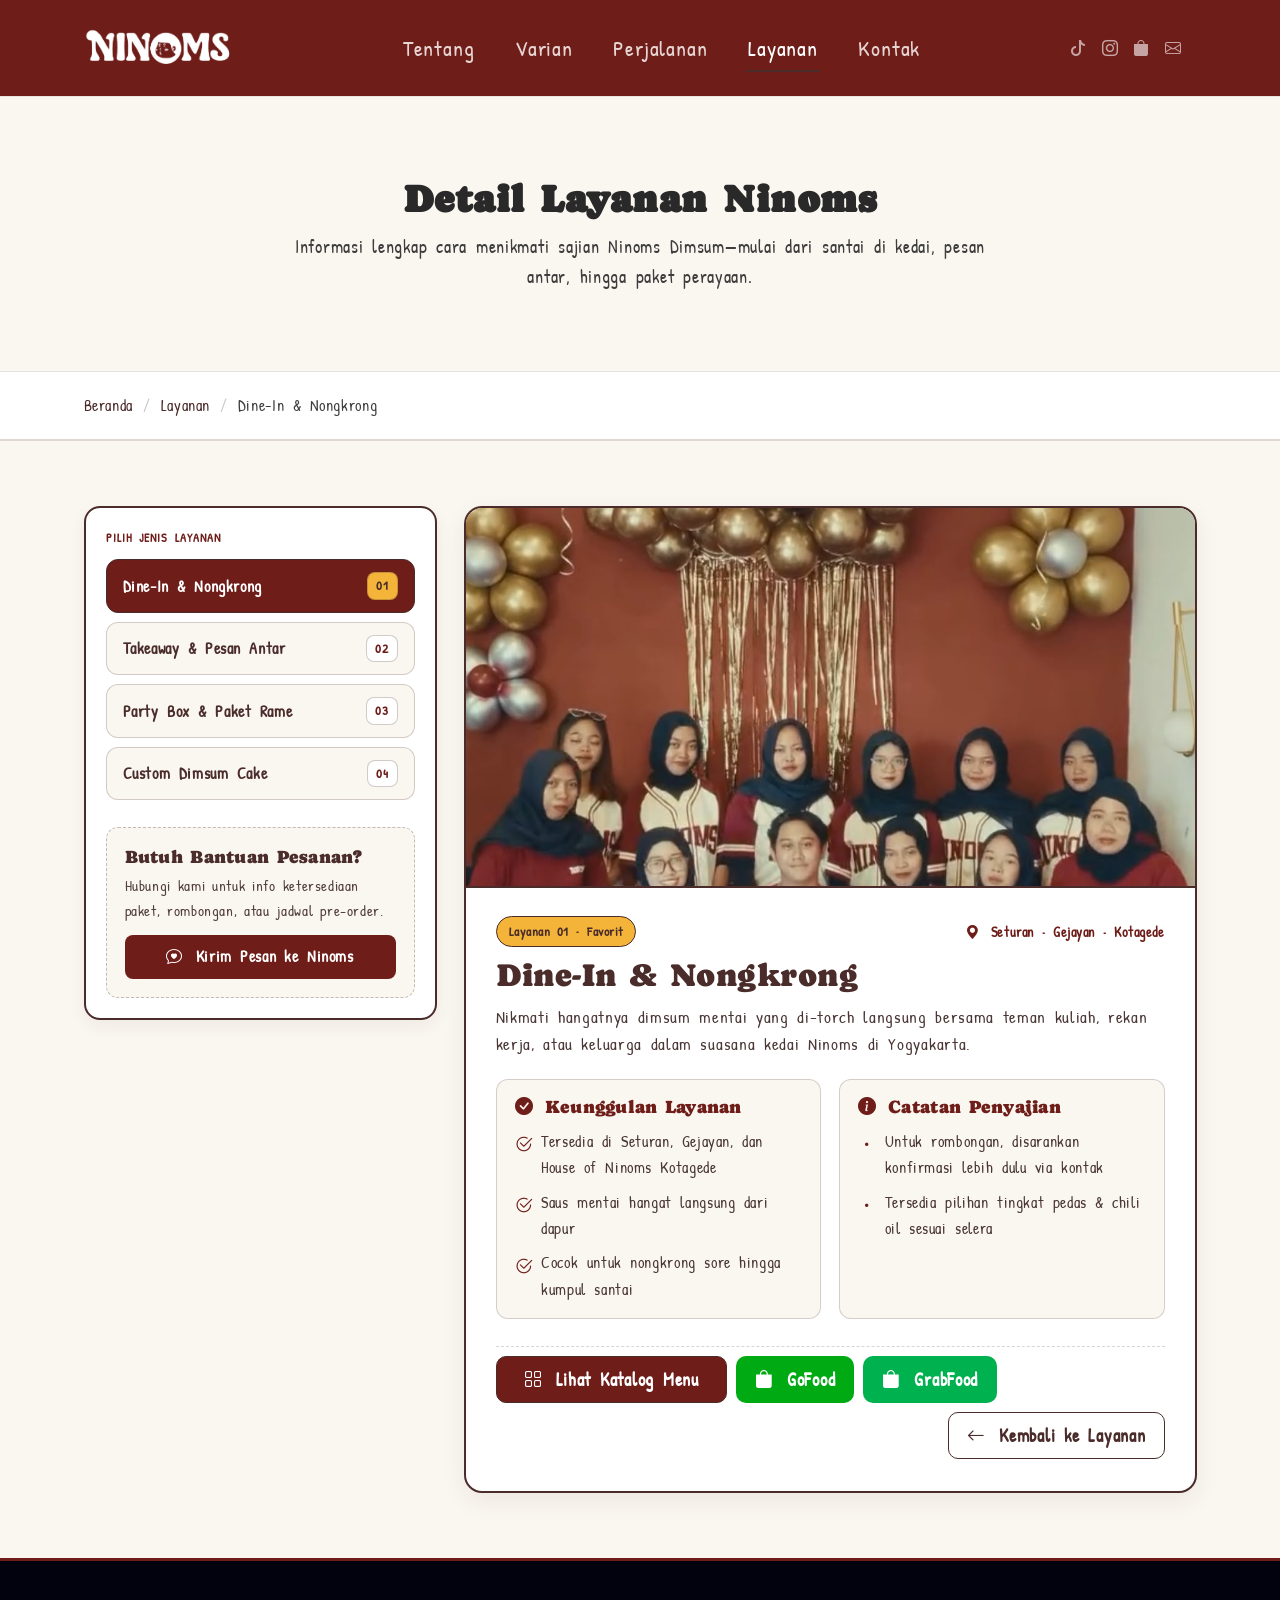
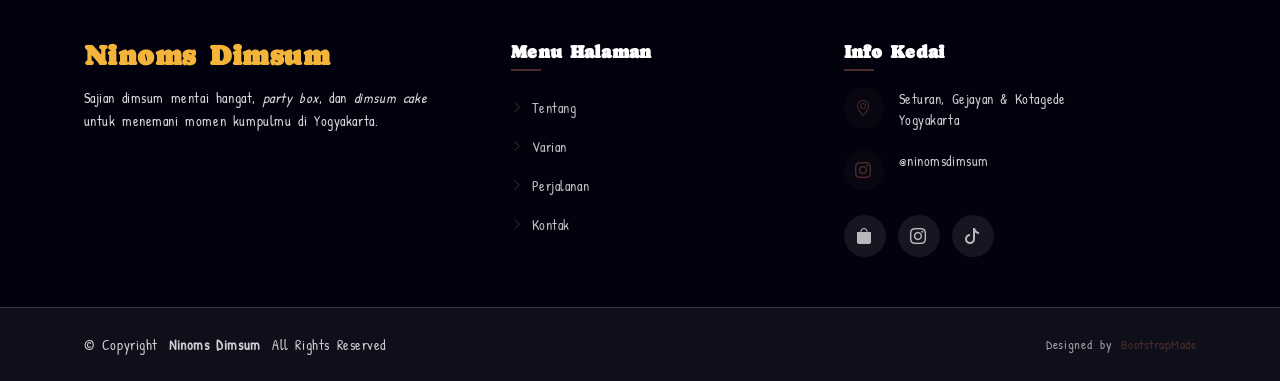
<file: service-details.html>
<!DOCTYPE html>
<html lang="id">

<head>
  <meta charset="utf-8">
  <meta content="width=device-width, initial-scale=1.0" name="viewport">
  <title>Detail Layanan - Ninoms Dimsum</title>
  <meta name="description" content="Detail layanan Dine-In, Takeaway & Pesan Antar, Party Box, dan Custom Dimsum Cake di Ninoms Dimsum Yogyakarta.">
  <meta name="keywords" content="Layanan Ninoms Dimsum, Dine-In, Takeaway, Party Box, Custom Dimsum Cake, Yogyakarta">

  <!-- Favicons -->
  <link href="assets/img/Logo Ninoms.png" rel="icon">
  <link href="assets/img/Logo Ninoms.png" rel="apple-touch-icon">

  <!-- Fonts -->
  <link href="https://fonts.googleapis.com" rel="preconnect">
  <link href="https://fonts.gstatic.com" crossorigin>
  <link href="https://fonts.googleapis.com/css2?family=Caprasimo&family=Patrick+Hand&display=swap" rel="stylesheet">

  <!-- Vendor CSS Files -->
  <link href="assets/vendor/bootstrap/css/bootstrap.min.css" rel="stylesheet">
  <link href="assets/vendor/bootstrap-icons/bootstrap-icons.css" rel="stylesheet">
  <link href="assets/vendor/aos/aos.css" rel="stylesheet">
  <link href="assets/vendor/glightbox/css/glightbox.min.css" rel="stylesheet">
  <link href="assets/vendor/swiper/swiper-bundle.min.css" rel="stylesheet">

  <!-- Main CSS File -->
  <link href="assets/css/main.css" rel="stylesheet">

  <style>
    .layanan-detail-page .page-title {
      background-color: #FAF6F0;
      border-bottom: 2px solid rgba(74, 44, 42, 0.15);
    }

    .layanan-detail-page .page-title .heading {
      background-color: #FAF6F0;
    }

    .layanan-detail-page .breadcrumbs {
      background-color: #ffffff;
      border-top: 1.5px solid rgba(74, 44, 42, 0.14);
    }

    .layanan-nav-list {
      background-color: #ffffff;
      border: 2px solid #4A2C2A;
      border-radius: 16px;
      padding: 20px;
      box-shadow: 0 6px 18px rgba(74, 44, 42, 0.06);
    }

    .layanan-nav-btn {
      width: 100%;
      text-align: left;
      background-color: #FAF6F0;
      color: #4A2C2A;
      border: 1.5px solid rgba(74, 44, 42, 0.22);
      border-radius: 12px;
      padding: 12px 16px;
      font-weight: 700;
      font-size: 16px;
      display: flex;
      align-items: center;
      justify-content: space-between;
      transition: all 0.2s ease;
    }

    .layanan-nav-btn:hover {
      border-color: #6E1D19;
      background-color: rgba(244, 180, 58, 0.18);
      color: #6E1D19;
    }

    .layanan-nav-btn.active {
      background-color: #6E1D19;
      color: #ffffff;
      border-color: #4A2C2A;
    }

    .layanan-nav-btn.active .badge-nomor {
      background-color: #F4B43A;
      color: #4A2C2A;
    }

    .badge-nomor {
      background-color: #ffffff;
      color: #6E1D19;
      border: 1px solid rgba(74, 44, 42, 0.25);
      border-radius: 8px;
      padding: 2px 8px;
      font-size: 13px;
      font-weight: 700;
    }

    .detail-panel-card {
      background-color: #ffffff;
      border: 2px solid #4A2C2A;
      border-radius: 18px;
      overflow: hidden;
      box-shadow: 0 8px 24px rgba(74, 44, 42, 0.07);
    }

    .detail-photo-frame {
      background-color: #4A2C2A;
      border-bottom: 2px solid #4A2C2A;
      max-height: 380px;
      overflow: hidden;
    }

    .detail-photo-frame img {
      width: 100%;
      height: 380px;
      object-fit: cover;
      display: block;
    }

    .detail-content-body {
      padding: 28px 30px 32px;
    }

    .detail-poin-box {
      background-color: #FAF6F0;
      border: 1.5px solid rgba(74, 44, 42, 0.2);
      border-radius: 12px;
      padding: 16px 18px;
      height: 100%;
    }

    .detail-checklist {
      list-style: none;
      padding-left: 0;
      margin-bottom: 0;
    }

    .detail-checklist li {
      display: flex;
      align-items: flex-start;
      gap: 8px;
      margin-bottom: 8px;
      font-size: 16px;
      color: #4a3735;
    }

    .detail-checklist li:last-child {
      margin-bottom: 0;
    }

    .detail-checklist i {
      color: #6E1D19;
      font-size: 18px;
      margin-top: 2px;
    }
  </style>
</head>

<body class="starter-page-page layanan-detail-page">

  <header id="header" class="header d-flex align-items-center sticky-top">
    <div class="container position-relative d-flex align-items-center justify-content-between">

      <a href="index.html" class="logo d-flex align-items-center me-auto me-xl-0">
        <img src="assets/img/logo transparan.png" alt="Ninoms Dimsum">
      </a>

      <nav id="navmenu" class="navmenu">
        <ul>
          <li><a href="index.html#about">Tentang</a></li>
          <li><a href="index.html#lini-sajian">Varian</a></li>
          <li><a href="perjalanan-ninoms.html">Perjalanan</a></li>
          <li><a href="index.html#services" class="active">Layanan</a></li>
          <li><a href="index.html#contact">Kontak</a></li>
        </ul>
        <i class="mobile-nav-toggle d-xl-none bi bi-list"></i>
      </nav>

      <div class="header-social-links">
        <a href="https://www.tiktok.com/@ninomsdimsum?_r=1&_t=ZS-9BaEa2fSsmV" target="_blank" rel="noopener noreferrer" class="twitter" aria-label="TikTok Ninoms Dimsum"><i class="bi bi-tiktok"></i></a>
        <a href="https://www.instagram.com/ninomsdimsum?cnvx=MTJpN215emFiMzBnaQ==" target="_blank" rel="noopener noreferrer" class="instagram" aria-label="Instagram Ninoms Dimsum"><i class="bi bi-instagram"></i></a>
        <a href="https://gofood.link/a/QHxZszW" target="_blank" rel="noopener noreferrer" class="facebook" aria-label="GoFood Ninoms Dimsum"><i class="bi bi-bag-fill"></i></a>
        <a href="index.html#contact" class="linkedin" aria-label="Kontak Ninoms Dimsum"><i class="bi bi-envelope"></i></a>
      </div>

    </div>
  </header>

  <main class="main">

    <!-- Page Title -->
    <div class="page-title">
      <div class="heading">
        <div class="container">
          <div class="row d-flex justify-content-center text-center">
            <div class="col-lg-8">
              <h1 class="heading-title">Detail Layanan <span class="highlight">Ninoms</span></h1>
              <p class="mb-0">
                Informasi lengkap cara menikmati sajian Ninoms Dimsum—mulai dari santai di kedai, pesan antar, hingga paket perayaan.
              </p>
            </div>
          </div>
        </div>
      </div>
      <nav class="breadcrumbs">
        <div class="container">
          <ol>
            <li><a href="index.html">Beranda</a></li>
            <li><a href="index.html#services">Layanan</a></li>
            <li class="current" id="breadcrumbLayanan">Dine-In &amp; Nongkrong</li>
          </ol>
        </div>
      </nav>
    </div><!-- End Page Title -->

    <!-- Detail Layanan Section -->
    <section id="service-details" class="section" style="background-color: #FAF6F0; padding: 65px 0;">
      <div class="container">

        <div class="row g-4" data-aos="fade-up" data-aos-delay="100">

          <!-- Kolom Kiri: Daftar Pilihan Layanan -->
          <div class="col-lg-4">
            <div class="layanan-nav-list">
              <span style="font-size: 12px; font-weight: 700; text-transform: uppercase; letter-spacing: 1px; color: #6E1D19; display: block; margin-bottom: 12px;">
                Pilih Jenis Layanan
              </span>
              <div class="d-flex flex-column gap-2">
                <button type="button" class="layanan-nav-btn active" data-layanan="dine-in">
                  <span>Dine-In &amp; Nongkrong</span>
                  <span class="badge-nomor">01</span>
                </button>
                <button type="button" class="layanan-nav-btn" data-layanan="takeaway">
                  <span>Takeaway &amp; Pesan Antar</span>
                  <span class="badge-nomor">02</span>
                </button>
                <button type="button" class="layanan-nav-btn" data-layanan="party-box">
                  <span>Party Box &amp; Paket Rame</span>
                  <span class="badge-nomor">03</span>
                </button>
                <button type="button" class="layanan-nav-btn" data-layanan="dimsum-cake">
                  <span>Custom Dimsum Cake</span>
                  <span class="badge-nomor">04</span>
                </button>
              </div>

              <div class="mt-4 p-3" style="background-color: #FAF6F0; border: 1.5px dashed rgba(74, 44, 42, 0.3); border-radius: 12px;">
                <h5 style="color: #4A2C2A; font-size: 18px; margin-bottom: 6px;">Butuh Bantuan Pesanan?</h5>
                <p style="font-size: 15px; color: #523f3d; margin-bottom: 12px;">
                  Hubungi kami untuk info ketersediaan paket, rombongan, atau jadwal pre-order.
                </p>
                <a href="index.html#contact" class="btn btn-sm fw-bold w-100 py-2" style="background-color: #6E1D19; color: #ffffff; border-radius: 8px;">
                  <i class="bi bi-chat-heart me-1"></i> Kirim Pesan ke Ninoms
                </a>
              </div>
            </div>
          </div>

          <!-- Kolom Kanan: Konten Detail Layanan + Foto layanan.jpeg -->
          <div class="col-lg-8">
            <div class="detail-panel-card">
              <div class="detail-photo-frame">
                <img src="assets/img/layanan.jpeg" id="detailFotoLayanan" alt="Layanan Ninoms Dimsum Yogyakarta">
              </div>

              <div class="detail-content-body">
                <div class="d-flex flex-wrap align-items-center justify-content-between gap-2 mb-2">
                  <span id="detailKategoriBadge" style="background-color: #F4B43A; color: #4A2C2A; border: 1.5px solid #4A2C2A; border-radius: 999px; padding: 4px 12px; font-size: 13px; font-weight: 700;">
                    Layanan 01 &bull; Favorit
                  </span>
                  <span id="detailLokasiInfo" style="font-size: 14px; font-weight: 700; color: #6E1D19;">
                    <i class="bi bi-geo-alt-fill me-1"></i> Seturan &bull; Gejayan &bull; Kotagede
                  </span>
                </div>

                <h2 id="detailJudulLayanan" style="color: #4A2C2A; font-size: 32px; margin-bottom: 10px;">
                  Dine-In &amp; Nongkrong
                </h2>

                <p id="detailDeskripsiLayanan" style="font-size: 17px; line-height: 1.55; color: #4a3735; margin-bottom: 22px;">
                  Nikmati hangatnya dimsum mentai yang di-<em>torch</em> langsung bersama teman kuliah, rekan kerja, atau keluarga dalam suasana kedai Ninoms di Yogyakarta.
                </p>

                <div class="row g-3 mb-4">
                  <div class="col-md-6">
                    <div class="detail-poin-box">
                      <h4 style="color: #6E1D19; font-size: 18px; margin-bottom: 10px;">
                        <i class="bi bi-check-circle-fill me-1"></i> Keunggulan Layanan
                      </h4>
                      <ul class="detail-checklist" id="detailKeunggulanList"></ul>
                    </div>
                  </div>
                  <div class="col-md-6">
                    <div class="detail-poin-box">
                      <h4 style="color: #6E1D19; font-size: 18px; margin-bottom: 10px;">
                        <i class="bi bi-info-circle-fill me-1"></i> Catatan Penyajian
                      </h4>
                      <ul class="detail-checklist" id="detailCatatanList"></ul>
                    </div>
                  </div>
                </div>

                <div class="d-flex flex-wrap align-items-center gap-2 pt-2" style="border-top: 1.5px dashed rgba(74, 44, 42, 0.2);">
                  <a href="katalog-ninoms.html" class="btn px-4 py-2 fw-bold" style="background-color: #6E1D19; color: #ffffff; border: 1.5px solid #4A2C2A; border-radius: 10px;">
                    <i class="bi bi-grid me-1"></i> Lihat Katalog Menu
                  </a>
                  <a href="https://gofood.link/a/QHxZszW" target="_blank" rel="noopener noreferrer" class="btn px-3 py-2 fw-bold" style="background-color: #00AA13; color: #ffffff; border-radius: 10px;">
                    <i class="bi bi-bag-fill me-1"></i> GoFood
                  </a>
                  <a href="https://r.grab.com/g/6-20261121_080510_5671DD3B00734E95940F0413EBB7AC30_MEXMPS-6-C7KHGCK3SFLXKE" target="_blank" rel="noopener noreferrer" class="btn px-3 py-2 fw-bold" style="background-color: #00B14F; color: #ffffff; border-radius: 10px;">
                    <i class="bi bi-bag-fill me-1"></i> GrabFood
                  </a>
                  <a href="index.html#services" class="btn px-3 py-2 fw-bold ms-auto" style="border: 1.5px solid #4A2C2A; color: #4A2C2A; border-radius: 10px;">
                    <i class="bi bi-arrow-left me-1"></i> Kembali ke Layanan
                  </a>
                </div>
              </div>
            </div>
          </div>

        </div>

      </div>
    </section><!-- /Detail Layanan Section -->

  </main>

  <footer id="footer" class="footer dark-background" style="border-top: 3px solid #6E1D19;">

    <div class="container">
      <div class="row gy-5 justify-content-between">

        <div class="col-lg-4">
          <div class="footer-content">
            <a href="index.html" class="logo d-flex align-items-center mb-3">
              <span class="sitename" style="color: #F4B43A;">Ninoms Dimsum</span>
            </a>
            <p class="mb-0" style="font-size: 14px;">Sajian dimsum mentai hangat, <em>party box</em>, dan <em>dimsum cake</em> untuk menemani momen kumpulmu di Yogyakarta.</p>
          </div>
        </div>

        <div class="col-lg-3 col-6">
          <div class="footer-links">
            <h4>Menu Halaman</h4>
            <ul>
              <li><a href="index.html#about"><i class="bi bi-chevron-right"></i> Tentang</a></li>
              <li><a href="index.html#lini-sajian"><i class="bi bi-chevron-right"></i> Varian</a></li>
              <li><a href="perjalanan-ninoms.html"><i class="bi bi-chevron-right"></i> Perjalanan</a></li>
              <li><a href="index.html#contact"><i class="bi bi-chevron-right"></i> Kontak</a></li>
            </ul>
          </div>
        </div>

        <div class="col-lg-4">
          <div class="footer-contact">
            <h4>Info Kedai</h4>
            <div class="contact-item">
              <div class="contact-icon">
                <i class="bi bi-geo-alt"></i>
              </div>
              <div class="contact-info">
                <p>Seturan, Gejayan &amp; Kotagede<br>Yogyakarta</p>
              </div>
            </div>

            <div class="contact-item">
              <div class="contact-icon">
                <i class="bi bi-instagram"></i>
              </div>
              <div class="contact-info">
                <p><a href="https://www.instagram.com/ninomsdimsum?cnvx=MTJpN215emFiMzBnaQ==" target="_blank" rel="noopener noreferrer" style="color: inherit; text-decoration: none;">@ninomsdimsum</a></p>
              </div>
            </div>

            <div class="social-links">
              <a href="https://gofood.link/a/QHxZszW" target="_blank" rel="noopener noreferrer" aria-label="GoFood"><i class="bi bi-bag-fill"></i></a>
              <a href="https://www.instagram.com/ninomsdimsum?cnvx=MTJpN215emFiMzBnaQ==" target="_blank" rel="noopener noreferrer" aria-label="Instagram"><i class="bi bi-instagram"></i></a>
              <a href="https://www.tiktok.com/@ninomsdimsum?_r=1&_t=ZS-9BaEa2fSsmV" target="_blank" rel="noopener noreferrer" aria-label="TikTok"><i class="bi bi-tiktok"></i></a>
            </div>
          </div>
        </div>

      </div>
    </div>

    <div class="footer-bottom">
      <div class="container">
        <div class="row align-items-center">
          <div class="col-md-6">
            <div class="copyright">
              <p>&copy; <span>Copyright</span> <strong class="px-1 sitename">Ninoms Dimsum</strong> <span>All Rights Reserved</span></p>
            </div>
          </div>
          <div class="col-md-6 text-md-end">
            <div class="credits">
              Designed by <a href="https://bootstrapmade.com/">BootstrapMade</a>
            </div>
          </div>
        </div>
      </div>
    </div>

  </footer>

  <!-- Scroll Top -->
  <a href="#" id="scroll-top" class="scroll-top d-flex align-items-center justify-content-center"><i class="bi bi-arrow-up-short"></i></a>

  <!-- Preloader -->
  <div id="preloader"></div>

  <!-- Vendor JS Files -->
  <script src="assets/vendor/bootstrap/js/bootstrap.bundle.min.js"></script>
  <script src="assets/vendor/aos/aos.js"></script>
  <script src="assets/vendor/purecounter/purecounter_vanilla.js"></script>
  <script src="assets/vendor/imagesloaded/imagesloaded.pkgd.min.js"></script>
  <script src="assets/vendor/isotope-layout/isotope.pkgd.min.js"></script>
  <script src="assets/vendor/glightbox/js/glightbox.min.js"></script>
  <script src="assets/vendor/swiper/swiper-bundle.min.js"></script>

  <!-- Main JS File -->
  <script src="assets/js/main.js"></script>

  <!-- Script Detail Layanan Ninoms -->
  <script>
    document.addEventListener("DOMContentLoaded", function () {
      const layananData = {
        "dine-in": {
          badge: "Layanan 01 • Favorit",
          lokasi: "Seturan • Gejayan • Kotagede",
          judul: "Dine-In & Nongkrong",
          deskripsi: "Nikmati hangatnya dimsum mentai yang di-torch langsung bersama teman kuliah, rekan kerja, atau keluarga dalam suasana kedai Ninoms di Yogyakarta.",
          keunggulan: [
            "Tersedia di Seturan, Gejayan, dan House of Ninoms Kotagede",
            "Saus mentai hangat langsung dari dapur",
            "Cocok untuk nongkrong sore hingga kumpul santai"
          ],
          catatan: [
            "Untuk rombongan, disarankan konfirmasi lebih dulu via kontak",
            "Tersedia pilihan tingkat pedas & chili oil sesuai selera"
          ]
        },
        "takeaway": {
          badge: "Layanan 02 • Praktis",
          lokasi: "GoFood • GrabFood • Ambil Langsung",
          judul: "Takeaway & Pesan Antar",
          deskripsi: "Solusi praktis untuk menikmati dimsum mentai, dimsum kukus, gyoza, maupun lumpia dari rumah, kos, atau tempat kerja tanpa ribet.",
          keunggulan: [
            "Bisa dipesan lewat GoFood & GrabFood atau datang langsung",
            "Dikemas rapi dan tertutup rapat selama perjalanan",
            "Cocok untuk camilan sore, lembur, atau makan santai di kos"
          ],
          catatan: [
            "Sebaiknya segera dinikmati saat tiba agar tekstur tetap maksimal",
            "Cek ketersediaan outlet terdekat saat memesan"
          ]
        },
        "party-box": {
          badge: "Layanan 03 • Paket Rame",
          lokasi: "Pesanan Acara & Kumpul Komunitas",
          judul: "Party Box & Paket Rame",
          deskripsi: "Paket porsi besar berisi kombinasi sajian favorit Ninoms yang praktis untuk acara kampus, rapat, arisan, maupun kumpul bersama sahabat.",
          keunggulan: [
            "Kombinasi varian dimsum mentai, gyoza, dan lumpia",
            "Porsi lebih hemat dan praktis untuk dibagi bersama",
            "Mudah ditata untuk berbagai jenis acara kumpul"
          ],
          catatan: [
            "Hubungi kami sebelumnya untuk jumlah porsi besar",
            "Bisa dikombinasikan dengan pilihan saus & keju"
          ]
        },
        "dimsum-cake": {
          badge: "Layanan 04 • Momen Spesial",
          lokasi: "Ulang Tahun • Wisuda • Kejutan",
          judul: "Custom Dimsum Cake",
          deskripsi: "Kado makanan berkesan berbentuk susunan dimsum mentai yang cocok untuk kejutan ulang tahun, kelulusan/wisuda, atau perayaan orang terdekat.",
          keunggulan: [
            "Tampilan susunan dimsum yang unik dan berkesan",
            "Dapat dilengkapi kartu ucapan sesuai momen spesial",
            "Alternatif menarik selain kue manis konvensional"
          ],
          catatan: [
            "Disarankan pre-order minimal H-1 sebelum hari acara",
            "Hubungi dapur Ninoms untuk diskusi detail pesanan"
          ]
        }
      };

      const buttons = document.querySelectorAll(".layanan-nav-btn");
      const breadcrumbEl = document.getElementById("breadcrumbLayanan");
      const badgeEl = document.getElementById("detailKategoriBadge");
      const lokasiEl = document.getElementById("detailLokasiInfo");
      const judulEl = document.getElementById("detailJudulLayanan");
      const deskripsiEl = document.getElementById("detailDeskripsiLayanan");
      const keunggulanEl = document.getElementById("detailKeunggulanList");
      const catatanEl = document.getElementById("detailCatatanList");

      const renderLayanan = (key) => {
        const selectedKey = layananData[key] ? key : "dine-in";
        const item = layananData[selectedKey];

        buttons.forEach((btn) => {
          btn.classList.toggle("active", btn.getAttribute("data-layanan") === selectedKey);
        });

        if (breadcrumbEl) breadcrumbEl.textContent = item.judul;
        if (badgeEl) badgeEl.textContent = item.badge;
        if (lokasiEl) lokasiEl.innerHTML = `<i class="bi bi-geo-alt-fill me-1"></i> ${item.lokasi}`;
        if (judulEl) judulEl.textContent = item.judul;
        if (deskripsiEl) deskripsiEl.innerHTML = item.deskripsi;

        if (keunggulanEl) {
          keunggulanEl.innerHTML = item.keunggulan
            .map((poin) => `<li><i class="bi bi-check2-circle"></i><span>${poin}</span></li>`)
            .join("");
        }

        if (catatanEl) {
          catatanEl.innerHTML = item.catatan
            .map((poin) => `<li><i class="bi bi-dot"></i><span>${poin}</span></li>`)
            .join("");
        }
      };

      buttons.forEach((btn) => {
        btn.addEventListener("click", function () {
          renderLayanan(this.getAttribute("data-layanan"));
        });
      });

      const params = new URLSearchParams(window.location.search);
      const initialKey = params.get("layanan") || "dine-in";
      renderLayanan(initialKey);
    });
  </script>

</body>

</html>
</file>
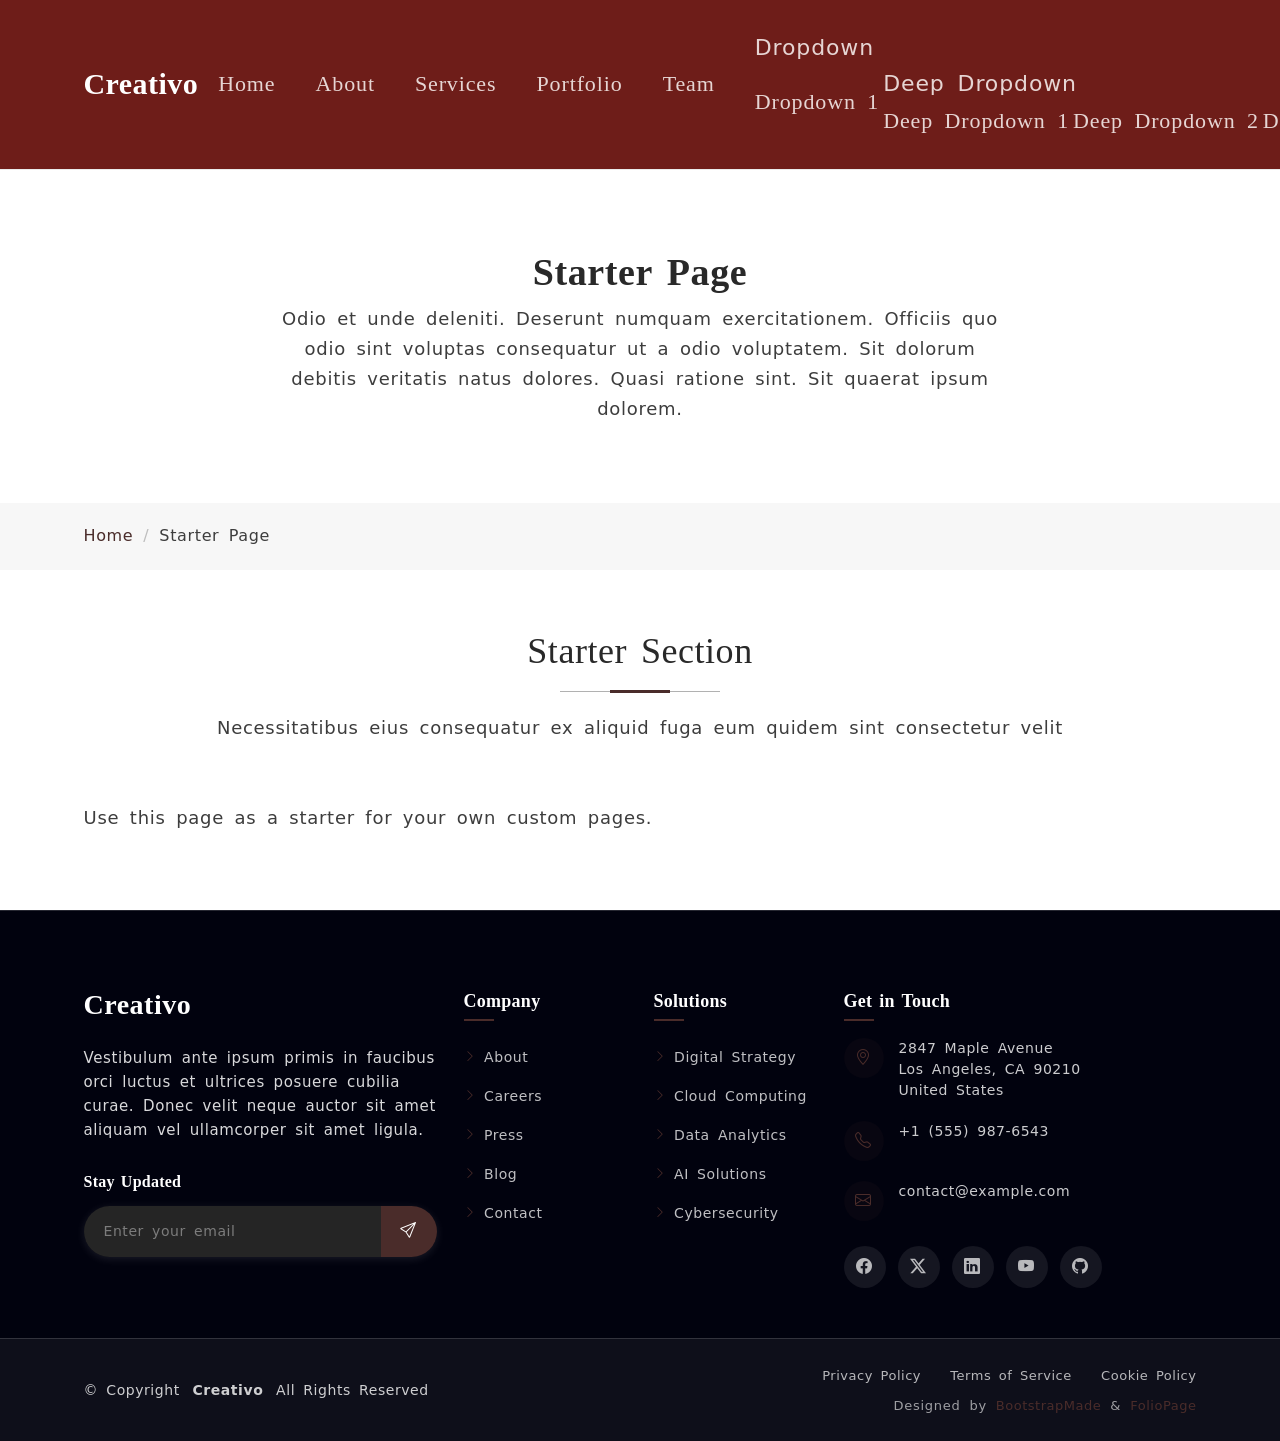
<file: starter-page.html>
<!DOCTYPE html>
<html lang="en">

<head>
  <meta charset="utf-8">
  <meta content="width=device-width, initial-scale=1.0" name="viewport">
  <title>Starter Page - Creativo Bootstrap Template</title>
  <meta name="description" content="">
  <meta name="keywords" content="">

  <!-- Favicons -->
  <link href="assets/img/favicon.png" rel="icon">
  <link href="assets/img/apple-touch-icon.png" rel="apple-touch-icon">

  <!-- Fonts -->
  <link href="https://fonts.googleapis.com" rel="preconnect">
  <link href="https://fonts.gstatic.com" rel="preconnect" crossorigin>
  <link href="https://fonts.googleapis.com/css2?family=Roboto:ital,wght@0,100;0,300;0,400;0,500;0,700;0,900;1,100;1,300;1,400;1,500;1,700;1,900&family=Lato:ital,wght@0,100;0,300;0,400;0,700;0,900;1,100;1,300;1,400;1,700;1,900&family=Poppins:ital,wght@0,100;0,200;0,300;0,400;0,500;0,600;0,700;0,800;0,900;1,100;1,200;1,300;1,400;1,500;1,600;1,700;1,800;1,900&display=swap" rel="stylesheet">

  <!-- Vendor CSS Files -->
  <link href="assets/vendor/bootstrap/css/bootstrap.min.css" rel="stylesheet">
  <link href="assets/vendor/bootstrap-icons/bootstrap-icons.css" rel="stylesheet">
  <link href="assets/vendor/aos/aos.css" rel="stylesheet">
  <link href="assets/vendor/glightbox/css/glightbox.min.css" rel="stylesheet">
  <link href="assets/vendor/swiper/swiper-bundle.min.css" rel="stylesheet">

  <!-- Main CSS File -->
  <link href="assets/css/main.css" rel="stylesheet">

  <!-- =======================================================
  * Template Name: Creativo
  * Template URL: https://bootstrapmade.com/creativo-bootstrap-creative-agency-template/
  * Updated: Nov 20 2026 with Bootstrap v5.3.9
  * Author: BootstrapMade.com
  * License: https://bootstrapmade.com/license/
  ======================================================== -->
</head>

<body class="starter-page-page">

  <header id="header" class="header d-flex align-items-center sticky-top">
    <div class="container position-relative d-flex align-items-center justify-content-between">

      <a href="index.html" class="logo d-flex align-items-center me-auto me-xl-0">
        <!-- Uncomment the line below if you also wish to use an image logo -->
        <!-- <img src="assets/img/logo.webp" alt=""> -->
        <h1 class="sitename">Creativo</h1>
      </a>

      <nav id="navmenu" class="navmenu">
        <ul>
          <li><a href="#hero">Home</a></li>
          <li><a href="#about">About</a></li>
          <li><a href="#services">Services</a></li>
          <li><a href="#portfolio">Portfolio</a></li>
          <li><a href="#team">Team</a></li>
          <li class="dropdown"><a href="#"><span>Dropdown</span> <i class="bi bi-chevron-down toggle-dropdown"></i></a>
            <ul>
              <li><a href="#">Dropdown 1</a></li>
              <li class="dropdown"><a href="#"><span>Deep Dropdown</span> <i class="bi bi-chevron-down toggle-dropdown"></i></a>
                <ul>
                  <li><a href="#">Deep Dropdown 1</a></li>
                  <li><a href="#">Deep Dropdown 2</a></li>
                  <li><a href="#">Deep Dropdown 3</a></li>
                  <li><a href="#">Deep Dropdown 4</a></li>
                  <li><a href="#">Deep Dropdown 5</a></li>
                </ul>
              </li>
              <li><a href="#">Dropdown 2</a></li>
              <li><a href="#">Dropdown 3</a></li>
              <li><a href="#">Dropdown 4</a></li>
            </ul>
          </li>
          <li><a href="#contact">Contact</a></li>
        </ul>
        <i class="mobile-nav-toggle d-xl-none bi bi-list"></i>
      </nav>

      <div class="header-social-links">
        <a href="#" class="twitter"><i class="bi bi-twitter-x"></i></a>
        <a href="#" class="facebook"><i class="bi bi-facebook"></i></a>
        <a href="#" class="instagram"><i class="bi bi-instagram"></i></a>
        <a href="#" class="linkedin"><i class="bi bi-linkedin"></i></a>
      </div>

    </div>
  </header>

  <main class="main">

    <!-- Page Title -->
    <div class="page-title">
      <div class="heading">
        <div class="container">
          <div class="row d-flex justify-content-center text-center">
            <div class="col-lg-8">
              <h1 class="heading-title">Starter Page</h1>
              <p class="mb-0">
                Odio et unde deleniti. Deserunt numquam exercitationem. Officiis quo
                odio sint voluptas consequatur ut a odio voluptatem. Sit dolorum
                debitis veritatis natus dolores. Quasi ratione sint. Sit quaerat
                ipsum dolorem.
              </p>
            </div>
          </div>
        </div>
      </div>
      <nav class="breadcrumbs">
        <div class="container">
          <ol>
            <li><a href="index.html">Home</a></li>
            <li class="current">Starter Page</li>
          </ol>
        </div>
      </nav>
    </div><!-- End Page Title -->

    <!-- Starter Section Section -->
    <section id="starter-section" class="starter-section section">

      <!-- Section Title -->
      <div class="container section-title" data-aos="fade-up">
        <h2>Starter Section</h2>
        <p>Necessitatibus eius consequatur ex aliquid fuga eum quidem sint consectetur velit</p>
      </div><!-- End Section Title -->

      <div class="container" data-aos="fade-up">
        <p>Use this page as a starter for your own custom pages.</p>
      </div>

    </section><!-- /Starter Section Section -->

  </main>

  <footer id="footer" class="footer dark-background">

    <div class="container">
      <div class="row gy-5">

        <div class="col-lg-4">
          <div class="footer-content">
            <a href="index.html" class="logo d-flex align-items-center mb-4">
              <span class="sitename">Creativo</span>
            </a>
            <p class="mb-4">Vestibulum ante ipsum primis in faucibus orci luctus et ultrices posuere cubilia curae. Donec velit neque auctor sit amet aliquam vel ullamcorper sit amet ligula.</p>

            <div class="newsletter-form">
              <h5>Stay Updated</h5>
              <form action="forms/newsletter.php" method="post" class="php-email-form">
                <div class="input-group">
                  <input type="email" name="email" class="form-control" placeholder="Enter your email" required="">
                  <button type="submit" class="btn-subscribe">
                    <i class="bi bi-send"></i>
                  </button>
                </div>
                <div class="loading">Loading</div>
                <div class="error-message"></div>
                <div class="sent-message">Thank you for subscribing!</div>
              </form>
            </div>
          </div>
        </div>

        <div class="col-lg-2 col-6">
          <div class="footer-links">
            <h4>Company</h4>
            <ul>
              <li><a href="#"><i class="bi bi-chevron-right"></i> About</a></li>
              <li><a href="#"><i class="bi bi-chevron-right"></i> Careers</a></li>
              <li><a href="#"><i class="bi bi-chevron-right"></i> Press</a></li>
              <li><a href="#"><i class="bi bi-chevron-right"></i> Blog</a></li>
              <li><a href="#"><i class="bi bi-chevron-right"></i> Contact</a></li>
            </ul>
          </div>
        </div>

        <div class="col-lg-2 col-6">
          <div class="footer-links">
            <h4>Solutions</h4>
            <ul>
              <li><a href="#"><i class="bi bi-chevron-right"></i> Digital Strategy</a></li>
              <li><a href="#"><i class="bi bi-chevron-right"></i> Cloud Computing</a></li>
              <li><a href="#"><i class="bi bi-chevron-right"></i> Data Analytics</a></li>
              <li><a href="#"><i class="bi bi-chevron-right"></i> AI Solutions</a></li>
              <li><a href="#"><i class="bi bi-chevron-right"></i> Cybersecurity</a></li>
            </ul>
          </div>
        </div>

        <div class="col-lg-4">
          <div class="footer-contact">
            <h4>Get in Touch</h4>
            <div class="contact-item">
              <div class="contact-icon">
                <i class="bi bi-geo-alt"></i>
              </div>
              <div class="contact-info">
                <p>2847 Maple Avenue<br>Los Angeles, CA 90210<br>United States</p>
              </div>
            </div>

            <div class="contact-item">
              <div class="contact-icon">
                <i class="bi bi-telephone"></i>
              </div>
              <div class="contact-info">
                <p>+1 (555) 987-6543</p>
              </div>
            </div>

            <div class="contact-item">
              <div class="contact-icon">
                <i class="bi bi-envelope"></i>
              </div>
              <div class="contact-info">
                <p>contact@example.com</p>
              </div>
            </div>

            <div class="social-links">
              <a href="#"><i class="bi bi-facebook"></i></a>
              <a href="#"><i class="bi bi-twitter-x"></i></a>
              <a href="#"><i class="bi bi-linkedin"></i></a>
              <a href="#"><i class="bi bi-youtube"></i></a>
              <a href="#"><i class="bi bi-github"></i></a>
            </div>
          </div>
        </div>

      </div>
    </div>

    <div class="footer-bottom">
      <div class="container">
        <div class="row align-items-center">
          <div class="col-lg-6">
            <div class="copyright">
              <p>© <span>Copyright</span> <strong class="px-1 sitename">Creativo</strong> <span>All Rights Reserved</span></p>
            </div>
          </div>
          <div class="col-lg-6">
            <div class="footer-bottom-links">
              <a href="#">Privacy Policy</a>
              <a href="#">Terms of Service</a>
              <a href="#">Cookie Policy</a>
            </div>
            <div class="credits">
              <!-- All the links in the footer should remain intact. -->
              <!-- You can delete the links only if you've purchased the pro version. -->
              <!-- Licensing information: https://bootstrapmade.com/license/ -->
              <!-- Purchase the pro version with working PHP/AJAX contact form: [buy-url] -->
              Designed by <a href="https://bootstrapmade.com/">BootstrapMade</a> & <a href="https://foliopage.com">FolioPage</a>
            </div>
          </div>
        </div>
      </div>
    </div>

  </footer>

  <!-- Scroll Top -->
  <a href="#" id="scroll-top" class="scroll-top d-flex align-items-center justify-content-center"><i class="bi bi-arrow-up-short"></i></a>

  <!-- Preloader -->
  <div id="preloader"></div>

  <!-- Vendor JS Files -->
  <script src="assets/vendor/bootstrap/js/bootstrap.bundle.min.js"></script>
  <script src="assets/vendor/php-email-form/validate.js"></script>
  <script src="assets/vendor/aos/aos.js"></script>
  <script src="assets/vendor/purecounter/purecounter_vanilla.js"></script>
  <script src="assets/vendor/imagesloaded/imagesloaded.pkgd.min.js"></script>
  <script src="assets/vendor/isotope-layout/isotope.pkgd.min.js"></script>
  <script src="assets/vendor/glightbox/js/glightbox.min.js"></script>
  <script src="assets/vendor/swiper/swiper-bundle.min.js"></script>

  <!-- Main JS File -->
  <script src="assets/js/main.js"></script>

</body>

</html>
</file>
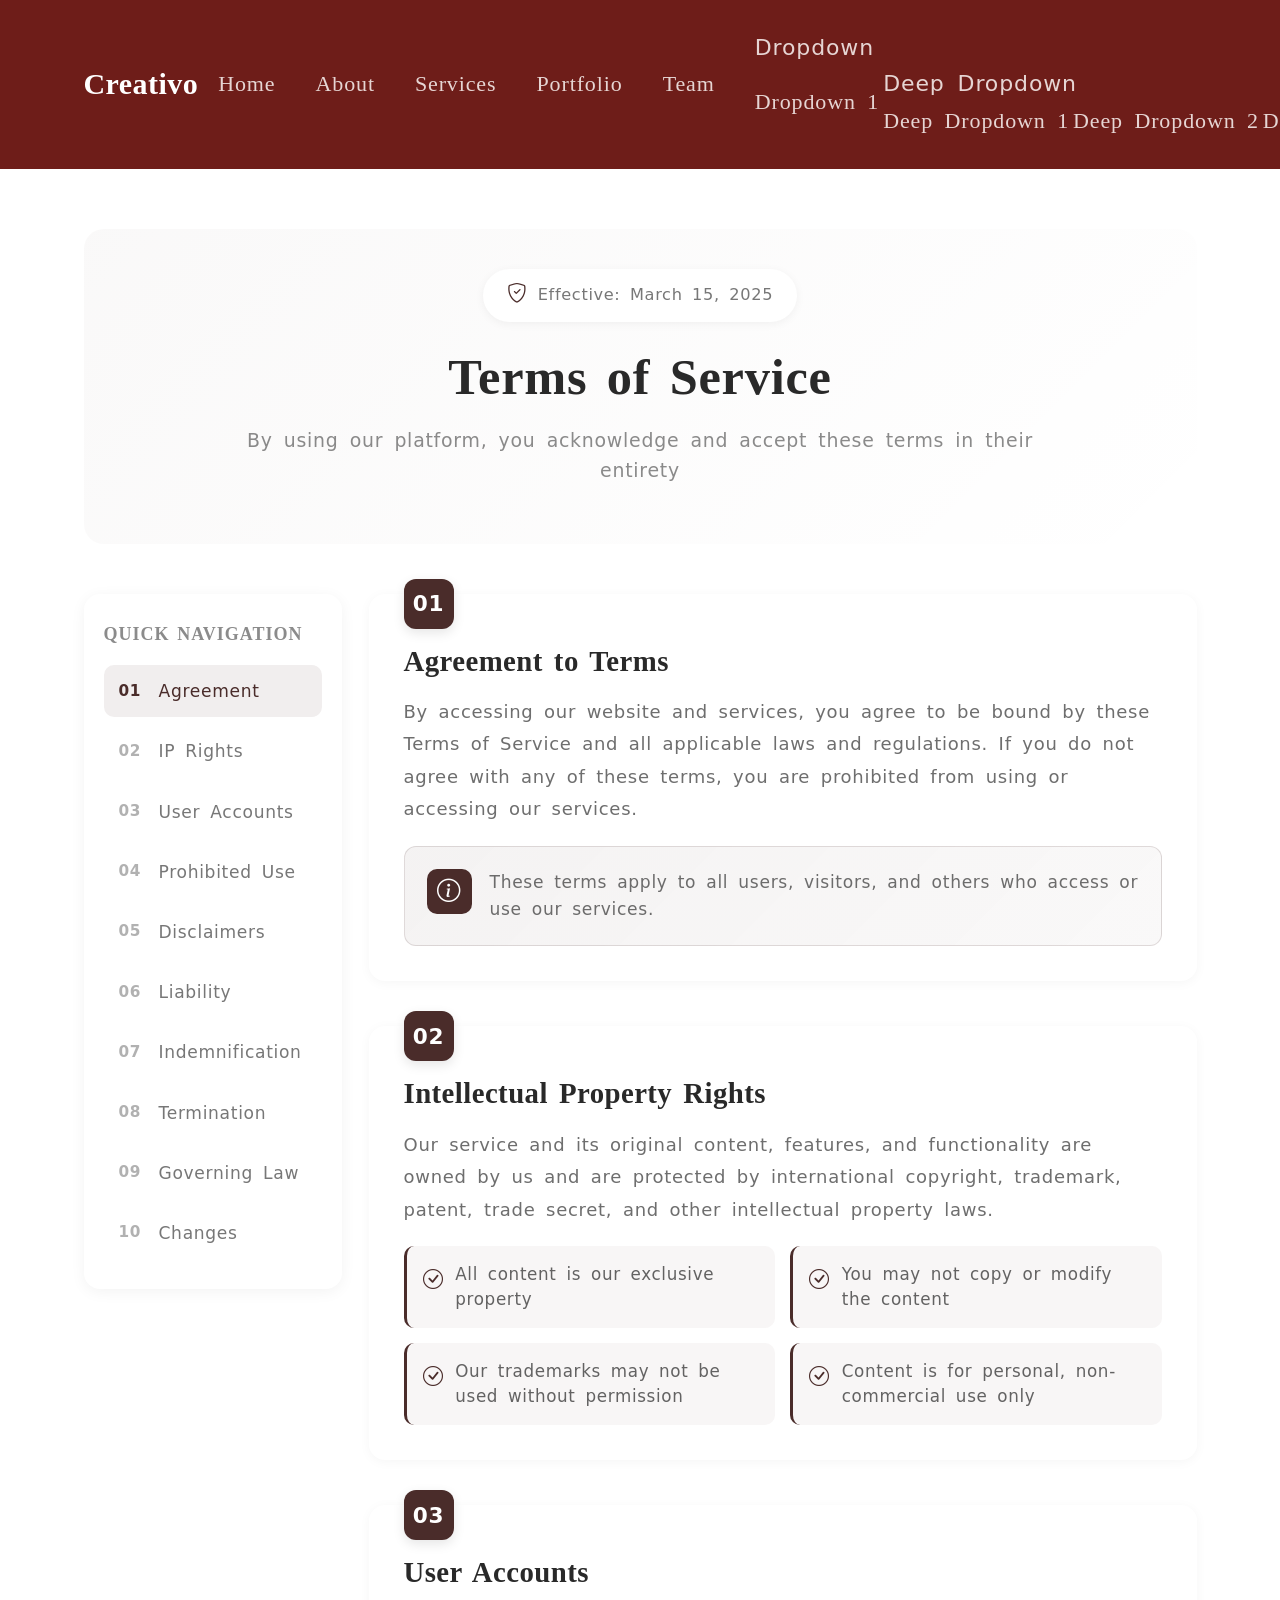
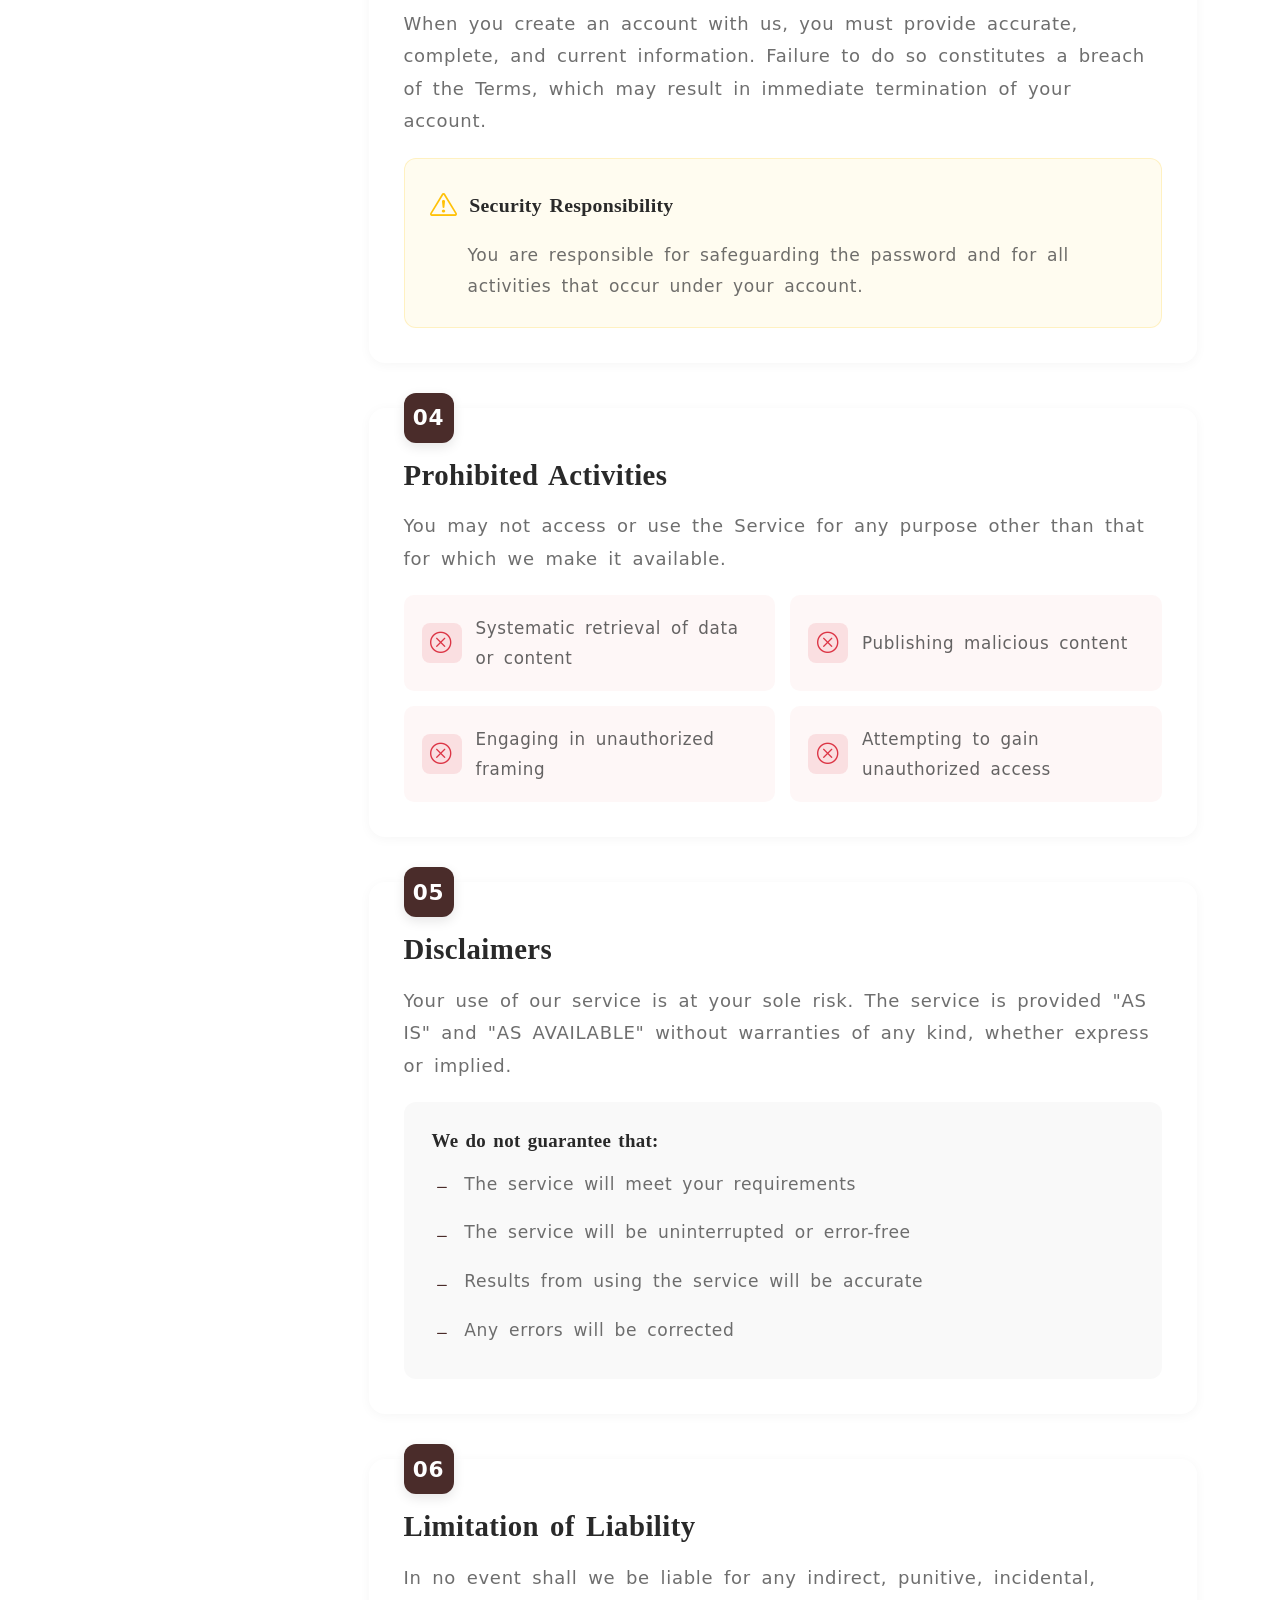
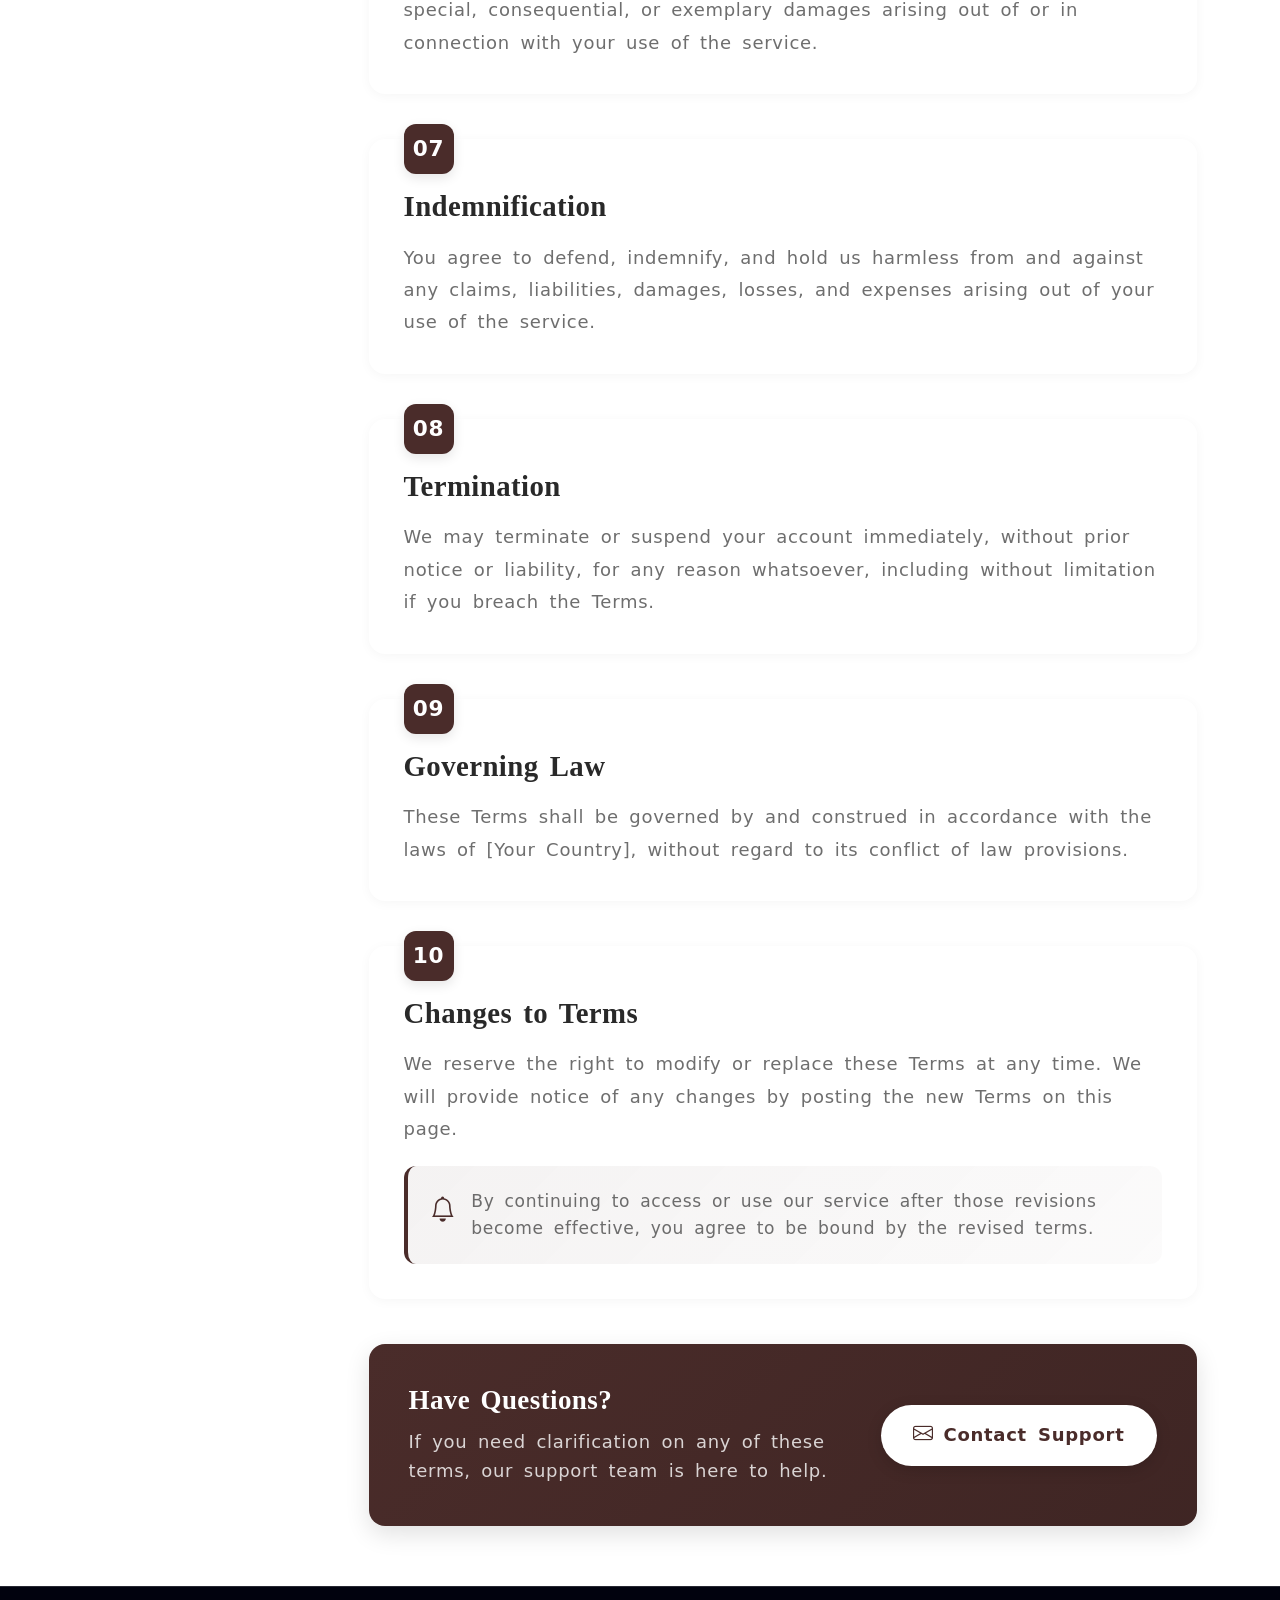
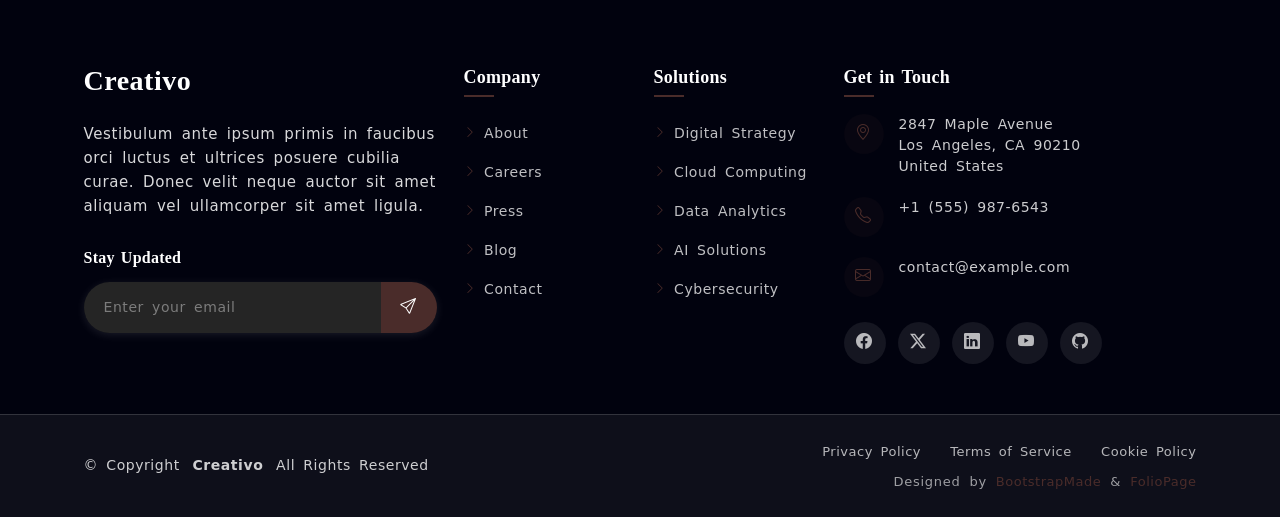
<file: terms.html>
<!DOCTYPE html>
<html lang="en">

<head>
  <meta charset="utf-8">
  <meta content="width=device-width, initial-scale=1.0" name="viewport">
  <title>Terms - Creativo Bootstrap Template</title>
  <meta name="description" content="">
  <meta name="keywords" content="">

  <!-- Favicons -->
  <link href="assets/img/favicon.png" rel="icon">
  <link href="assets/img/apple-touch-icon.png" rel="apple-touch-icon">

  <!-- Fonts -->
  <link href="https://fonts.googleapis.com" rel="preconnect">
  <link href="https://fonts.gstatic.com" rel="preconnect" crossorigin>
  <link href="https://fonts.googleapis.com/css2?family=Roboto:ital,wght@0,100;0,300;0,400;0,500;0,700;0,900;1,100;1,300;1,400;1,500;1,700;1,900&family=Lato:ital,wght@0,100;0,300;0,400;0,700;0,900;1,100;1,300;1,400;1,700;1,900&family=Poppins:ital,wght@0,100;0,200;0,300;0,400;0,500;0,600;0,700;0,800;0,900;1,100;1,200;1,300;1,400;1,500;1,600;1,700;1,800;1,900&display=swap" rel="stylesheet">

  <!-- Vendor CSS Files -->
  <link href="assets/vendor/bootstrap/css/bootstrap.min.css" rel="stylesheet">
  <link href="assets/vendor/bootstrap-icons/bootstrap-icons.css" rel="stylesheet">
  <link href="assets/vendor/aos/aos.css" rel="stylesheet">
  <link href="assets/vendor/glightbox/css/glightbox.min.css" rel="stylesheet">
  <link href="assets/vendor/swiper/swiper-bundle.min.css" rel="stylesheet">

  <!-- Main CSS File -->
  <link href="assets/css/main.css" rel="stylesheet">

  <!-- =======================================================
  * Template Name: Creativo
  * Template URL: https://bootstrapmade.com/creativo-bootstrap-creative-agency-template/
  * Updated: Nov 20 2026 with Bootstrap v5.3.9
  * Author: BootstrapMade.com
  * License: https://bootstrapmade.com/license/
  ======================================================== -->
</head>

<body class="terms-page">

  <header id="header" class="header d-flex align-items-center sticky-top">
    <div class="container position-relative d-flex align-items-center justify-content-between">

      <a href="index.html" class="logo d-flex align-items-center me-auto me-xl-0">
        <!-- Uncomment the line below if you also wish to use an image logo -->
        <!-- <img src="assets/img/logo.webp" alt=""> -->
        <h1 class="sitename">Creativo</h1>
      </a>

      <nav id="navmenu" class="navmenu">
        <ul>
          <li><a href="#hero">Home</a></li>
          <li><a href="#about">About</a></li>
          <li><a href="#services">Services</a></li>
          <li><a href="#portfolio">Portfolio</a></li>
          <li><a href="#team">Team</a></li>
          <li class="dropdown"><a href="#"><span>Dropdown</span> <i class="bi bi-chevron-down toggle-dropdown"></i></a>
            <ul>
              <li><a href="#">Dropdown 1</a></li>
              <li class="dropdown"><a href="#"><span>Deep Dropdown</span> <i class="bi bi-chevron-down toggle-dropdown"></i></a>
                <ul>
                  <li><a href="#">Deep Dropdown 1</a></li>
                  <li><a href="#">Deep Dropdown 2</a></li>
                  <li><a href="#">Deep Dropdown 3</a></li>
                  <li><a href="#">Deep Dropdown 4</a></li>
                  <li><a href="#">Deep Dropdown 5</a></li>
                </ul>
              </li>
              <li><a href="#">Dropdown 2</a></li>
              <li><a href="#">Dropdown 3</a></li>
              <li><a href="#">Dropdown 4</a></li>
            </ul>
          </li>
          <li><a href="#contact">Contact</a></li>
        </ul>
        <i class="mobile-nav-toggle d-xl-none bi bi-list"></i>
      </nav>

      <div class="header-social-links">
        <a href="#" class="twitter"><i class="bi bi-twitter-x"></i></a>
        <a href="#" class="facebook"><i class="bi bi-facebook"></i></a>
        <a href="#" class="instagram"><i class="bi bi-instagram"></i></a>
        <a href="#" class="linkedin"><i class="bi bi-linkedin"></i></a>
      </div>

    </div>
  </header>

  <main class="main">

    <!-- Terms Of Service Section -->
    <section id="terms-of-service" class="terms-of-service section">

      <div class="container" data-aos="fade-up">
        <!-- Page Header -->
        <div class="tos-header" data-aos="fade-up">
          <div class="header-content">
            <div class="badge-wrapper">
              <i class="bi bi-shield-check"></i>
              <span class="last-updated">Effective: March 15, 2025</span>
            </div>
            <h2>Terms of Service</h2>
            <p>By using our platform, you acknowledge and accept these terms in their entirety</p>
          </div>
        </div>

        <div class="row">
          <!-- Sidebar Navigation -->
          <div class="col-lg-3" data-aos="fade-right" data-aos-delay="100">
            <div class="tos-sidebar">
              <h5>Quick Navigation</h5>
              <nav class="terms-nav">
                <a href="#agreement" class="nav-item active">
                  <span class="number">01</span>
                  <span class="text">Agreement</span>
                </a>
                <a href="#intellectual-property" class="nav-item">
                  <span class="number">02</span>
                  <span class="text">IP Rights</span>
                </a>
                <a href="#user-accounts" class="nav-item">
                  <span class="number">03</span>
                  <span class="text">User Accounts</span>
                </a>
                <a href="#prohibited" class="nav-item">
                  <span class="number">04</span>
                  <span class="text">Prohibited Use</span>
                </a>
                <a href="#disclaimer" class="nav-item">
                  <span class="number">05</span>
                  <span class="text">Disclaimers</span>
                </a>
                <a href="#limitation" class="nav-item">
                  <span class="number">06</span>
                  <span class="text">Liability</span>
                </a>
                <a href="#indemnification" class="nav-item">
                  <span class="number">07</span>
                  <span class="text">Indemnification</span>
                </a>
                <a href="#termination" class="nav-item">
                  <span class="number">08</span>
                  <span class="text">Termination</span>
                </a>
                <a href="#governing-law" class="nav-item">
                  <span class="number">09</span>
                  <span class="text">Governing Law</span>
                </a>
                <a href="#changes" class="nav-item">
                  <span class="number">10</span>
                  <span class="text">Changes</span>
                </a>
              </nav>
            </div>
          </div>

          <!-- Main Content -->
          <div class="col-lg-9" data-aos="fade-left" data-aos-delay="100">
            <div class="tos-content">
              <!-- Agreement Section -->
              <div id="agreement" class="content-section">
                <div class="section-number">01</div>
                <h3>Agreement to Terms</h3>
                <p>By accessing our website and services, you agree to be bound by these Terms of Service and all applicable laws and regulations. If you do not agree with any of these terms, you are prohibited from using or accessing our services.</p>
                <div class="highlight-card">
                  <div class="card-icon">
                    <i class="bi bi-info-circle"></i>
                  </div>
                  <div class="card-text">
                    <p>These terms apply to all users, visitors, and others who access or use our services.</p>
                  </div>
                </div>
              </div>

              <!-- Intellectual Property -->
              <div id="intellectual-property" class="content-section">
                <div class="section-number">02</div>
                <h3>Intellectual Property Rights</h3>
                <p>Our service and its original content, features, and functionality are owned by us and are protected by international copyright, trademark, patent, trade secret, and other intellectual property laws.</p>
                <div class="list-grid">
                  <div class="list-card">
                    <i class="bi bi-check-circle"></i>
                    <span>All content is our exclusive property</span>
                  </div>
                  <div class="list-card">
                    <i class="bi bi-check-circle"></i>
                    <span>You may not copy or modify the content</span>
                  </div>
                  <div class="list-card">
                    <i class="bi bi-check-circle"></i>
                    <span>Our trademarks may not be used without permission</span>
                  </div>
                  <div class="list-card">
                    <i class="bi bi-check-circle"></i>
                    <span>Content is for personal, non-commercial use only</span>
                  </div>
                </div>
              </div>

              <!-- User Accounts -->
              <div id="user-accounts" class="content-section">
                <div class="section-number">03</div>
                <h3>User Accounts</h3>
                <p>When you create an account with us, you must provide accurate, complete, and current information. Failure to do so constitutes a breach of the Terms, which may result in immediate termination of your account.</p>
                <div class="warning-card">
                  <div class="warning-header">
                    <i class="bi bi-exclamation-triangle"></i>
                    <h5>Security Responsibility</h5>
                  </div>
                  <p>You are responsible for safeguarding the password and for all activities that occur under your account.</p>
                </div>
              </div>

              <!-- Prohibited Activities -->
              <div id="prohibited" class="content-section">
                <div class="section-number">04</div>
                <h3>Prohibited Activities</h3>
                <p>You may not access or use the Service for any purpose other than that for which we make it available.</p>
                <div class="prohibited-grid">
                  <div class="prohibited-card">
                    <div class="prohibited-icon">
                      <i class="bi bi-x-circle"></i>
                    </div>
                    <p>Systematic retrieval of data or content</p>
                  </div>
                  <div class="prohibited-card">
                    <div class="prohibited-icon">
                      <i class="bi bi-x-circle"></i>
                    </div>
                    <p>Publishing malicious content</p>
                  </div>
                  <div class="prohibited-card">
                    <div class="prohibited-icon">
                      <i class="bi bi-x-circle"></i>
                    </div>
                    <p>Engaging in unauthorized framing</p>
                  </div>
                  <div class="prohibited-card">
                    <div class="prohibited-icon">
                      <i class="bi bi-x-circle"></i>
                    </div>
                    <p>Attempting to gain unauthorized access</p>
                  </div>
                </div>
              </div>

              <!-- Disclaimers -->
              <div id="disclaimer" class="content-section">
                <div class="section-number">05</div>
                <h3>Disclaimers</h3>
                <p>Your use of our service is at your sole risk. The service is provided "AS IS" and "AS AVAILABLE" without warranties of any kind, whether express or implied.</p>
                <div class="disclaimer-card">
                  <h6>We do not guarantee that:</h6>
                  <ul class="disclaimer-list">
                    <li>
                      <i class="bi bi-dash"></i>
                      <span>The service will meet your requirements</span>
                    </li>
                    <li>
                      <i class="bi bi-dash"></i>
                      <span>The service will be uninterrupted or error-free</span>
                    </li>
                    <li>
                      <i class="bi bi-dash"></i>
                      <span>Results from using the service will be accurate</span>
                    </li>
                    <li>
                      <i class="bi bi-dash"></i>
                      <span>Any errors will be corrected</span>
                    </li>
                  </ul>
                </div>
              </div>

              <!-- Limitation of Liability -->
              <div id="limitation" class="content-section">
                <div class="section-number">06</div>
                <h3>Limitation of Liability</h3>
                <p>In no event shall we be liable for any indirect, punitive, incidental, special, consequential, or exemplary damages arising out of or in connection with your use of the service.</p>
              </div>

              <!-- Indemnification -->
              <div id="indemnification" class="content-section">
                <div class="section-number">07</div>
                <h3>Indemnification</h3>
                <p>You agree to defend, indemnify, and hold us harmless from and against any claims, liabilities, damages, losses, and expenses arising out of your use of the service.</p>
              </div>

              <!-- Termination -->
              <div id="termination" class="content-section">
                <div class="section-number">08</div>
                <h3>Termination</h3>
                <p>We may terminate or suspend your account immediately, without prior notice or liability, for any reason whatsoever, including without limitation if you breach the Terms.</p>
              </div>

              <!-- Governing Law -->
              <div id="governing-law" class="content-section">
                <div class="section-number">09</div>
                <h3>Governing Law</h3>
                <p>These Terms shall be governed by and construed in accordance with the laws of [Your Country], without regard to its conflict of law provisions.</p>
              </div>

              <!-- Changes -->
              <div id="changes" class="content-section">
                <div class="section-number">10</div>
                <h3>Changes to Terms</h3>
                <p>We reserve the right to modify or replace these Terms at any time. We will provide notice of any changes by posting the new Terms on this page.</p>
                <div class="notice-card">
                  <i class="bi bi-bell"></i>
                  <p>By continuing to access or use our service after those revisions become effective, you agree to be bound by the revised terms.</p>
                </div>
              </div>

              <!-- Contact Section -->
              <div class="tos-contact" data-aos="fade-up" data-aos-delay="200">
                <div class="contact-wrapper">
                  <div class="contact-info">
                    <h4>Have Questions?</h4>
                    <p>If you need clarification on any of these terms, our support team is here to help.</p>
                  </div>
                  <a href="#" class="contact-btn">
                    <i class="bi bi-envelope"></i>
                    <span>Contact Support</span>
                  </a>
                </div>
              </div>

            </div>
          </div>

        </div>
      </div>

    </section><!-- /Terms Of Service Section -->

  </main>

  <footer id="footer" class="footer dark-background">

    <div class="container">
      <div class="row gy-5">

        <div class="col-lg-4">
          <div class="footer-content">
            <a href="index.html" class="logo d-flex align-items-center mb-4">
              <span class="sitename">Creativo</span>
            </a>
            <p class="mb-4">Vestibulum ante ipsum primis in faucibus orci luctus et ultrices posuere cubilia curae. Donec velit neque auctor sit amet aliquam vel ullamcorper sit amet ligula.</p>

            <div class="newsletter-form">
              <h5>Stay Updated</h5>
              <form action="forms/newsletter.php" method="post" class="php-email-form">
                <div class="input-group">
                  <input type="email" name="email" class="form-control" placeholder="Enter your email" required="">
                  <button type="submit" class="btn-subscribe">
                    <i class="bi bi-send"></i>
                  </button>
                </div>
                <div class="loading">Loading</div>
                <div class="error-message"></div>
                <div class="sent-message">Thank you for subscribing!</div>
              </form>
            </div>
          </div>
        </div>

        <div class="col-lg-2 col-6">
          <div class="footer-links">
            <h4>Company</h4>
            <ul>
              <li><a href="#"><i class="bi bi-chevron-right"></i> About</a></li>
              <li><a href="#"><i class="bi bi-chevron-right"></i> Careers</a></li>
              <li><a href="#"><i class="bi bi-chevron-right"></i> Press</a></li>
              <li><a href="#"><i class="bi bi-chevron-right"></i> Blog</a></li>
              <li><a href="#"><i class="bi bi-chevron-right"></i> Contact</a></li>
            </ul>
          </div>
        </div>

        <div class="col-lg-2 col-6">
          <div class="footer-links">
            <h4>Solutions</h4>
            <ul>
              <li><a href="#"><i class="bi bi-chevron-right"></i> Digital Strategy</a></li>
              <li><a href="#"><i class="bi bi-chevron-right"></i> Cloud Computing</a></li>
              <li><a href="#"><i class="bi bi-chevron-right"></i> Data Analytics</a></li>
              <li><a href="#"><i class="bi bi-chevron-right"></i> AI Solutions</a></li>
              <li><a href="#"><i class="bi bi-chevron-right"></i> Cybersecurity</a></li>
            </ul>
          </div>
        </div>

        <div class="col-lg-4">
          <div class="footer-contact">
            <h4>Get in Touch</h4>
            <div class="contact-item">
              <div class="contact-icon">
                <i class="bi bi-geo-alt"></i>
              </div>
              <div class="contact-info">
                <p>2847 Maple Avenue<br>Los Angeles, CA 90210<br>United States</p>
              </div>
            </div>

            <div class="contact-item">
              <div class="contact-icon">
                <i class="bi bi-telephone"></i>
              </div>
              <div class="contact-info">
                <p>+1 (555) 987-6543</p>
              </div>
            </div>

            <div class="contact-item">
              <div class="contact-icon">
                <i class="bi bi-envelope"></i>
              </div>
              <div class="contact-info">
                <p>contact@example.com</p>
              </div>
            </div>

            <div class="social-links">
              <a href="#"><i class="bi bi-facebook"></i></a>
              <a href="#"><i class="bi bi-twitter-x"></i></a>
              <a href="#"><i class="bi bi-linkedin"></i></a>
              <a href="#"><i class="bi bi-youtube"></i></a>
              <a href="#"><i class="bi bi-github"></i></a>
            </div>
          </div>
        </div>

      </div>
    </div>

    <div class="footer-bottom">
      <div class="container">
        <div class="row align-items-center">
          <div class="col-lg-6">
            <div class="copyright">
              <p>© <span>Copyright</span> <strong class="px-1 sitename">Creativo</strong> <span>All Rights Reserved</span></p>
            </div>
          </div>
          <div class="col-lg-6">
            <div class="footer-bottom-links">
              <a href="#">Privacy Policy</a>
              <a href="#">Terms of Service</a>
              <a href="#">Cookie Policy</a>
            </div>
            <div class="credits">
              <!-- All the links in the footer should remain intact. -->
              <!-- You can delete the links only if you've purchased the pro version. -->
              <!-- Licensing information: https://bootstrapmade.com/license/ -->
              <!-- Purchase the pro version with working PHP/AJAX contact form: [buy-url] -->
              Designed by <a href="https://bootstrapmade.com/">BootstrapMade</a> & <a href="https://foliopage.com">FolioPage</a>
            </div>
          </div>
        </div>
      </div>
    </div>

  </footer>

  <!-- Scroll Top -->
  <a href="#" id="scroll-top" class="scroll-top d-flex align-items-center justify-content-center"><i class="bi bi-arrow-up-short"></i></a>

  <!-- Preloader -->
  <div id="preloader"></div>

  <!-- Vendor JS Files -->
  <script src="assets/vendor/bootstrap/js/bootstrap.bundle.min.js"></script>
  <script src="assets/vendor/php-email-form/validate.js"></script>
  <script src="assets/vendor/aos/aos.js"></script>
  <script src="assets/vendor/purecounter/purecounter_vanilla.js"></script>
  <script src="assets/vendor/imagesloaded/imagesloaded.pkgd.min.js"></script>
  <script src="assets/vendor/isotope-layout/isotope.pkgd.min.js"></script>
  <script src="assets/vendor/glightbox/js/glightbox.min.js"></script>
  <script src="assets/vendor/swiper/swiper-bundle.min.js"></script>

  <!-- Main JS File -->
  <script src="assets/js/main.js"></script>

</body>

</html>
</file>
<file: assets/css/main.css>
/**
* Template Name: Creativo
* Template URL: https://bootstrapmade.com/creativo-bootstrap-creative-agency-template/
* Updated: Mar 23 2026 with Bootstrap v5.3.8
* Author: BootstrapMade.com
* License: https://bootstrapmade.com/license/
*/

/*--------------------------------------------------------------
# Font & Color Variables
# Help: https://bootstrapmade.com/color-system/
--------------------------------------------------------------*/
/* Fonts */
:root {
 --default-font: "Patrick Hand", cursive, system-ui, -apple-system, "Segoe UI", Roboto, "Helvetica Neue", Arial, sans-serif;
  --heading-font: "Caprasimo", serif;
  --nav-font: "Patrick Hand", cursive;
}
/* Ukuran Font & Spasi Global (Caprasimo & Patrick Hand) */
html {
  font-size: 18px;
}

body,
p,
span,
a,
li,
button,
input,
select,
textarea,
small,
.small,
.text-muted {
  font-family: var(--default-font);
  word-spacing: 0.23em;
  letter-spacing: 0.04em;
}

body {
  font-size: 18px;
  line-height: 1.65;
}

h1,
h2,
h3,
h4,
h5,
h6 {
  font-family: var(--heading-font);
  word-spacing: 0.12em;
  letter-spacing: 0.015em;
}

h1 {
  font-size: 46px;
}

h2 {
  font-size: 36px;
}

h3 {
  font-size: 26px;
}

h4 {
  font-size: 21px;
}

.navmenu a,
.navmenu a:focus {
  font-size: 22px;
}

#lini-sajian .ingredient-box span {
  font-size: 13px !important;
}

#lini-sajian p.text-muted {
  font-size: 14.5px !important;
}

.outlet-kicker {
  font-size: 13px;
}

.outlet-slide-tag {
  font-size: 12px;
}

.outlet-area {
  font-size: 15px;
}

.outlet-step-btn {
  font-size: 26px;
}
/* Global Colors - The following color variables are used throughout the website. Updating them here will change the color scheme of the entire website */
:root { 
  --background-color: #ffffff; /* Background color for the entire website, including individual sections */
  --default-color: #3d3d3d; /* Default color used for the majority of the text content across the entire website */
  --heading-color: #292929; /* Color for headings, subheadings and title throughout the website */
  --accent-color: #4A2C2A; /* Warna cokelat tua untuk tombol, ikon, dan aksen utama */
  --surface-color: #ffffff; /* The surface color is used as a background of boxed elements within sections, such as cards, icon boxes, or other elements that require a visual separation from the global background. */
  --contrast-color: #ffffff; /* Contrast color for text, ensuring readability against backgrounds of accent, heading, or default colors. */
}

/* Nav Menu Colors - The following color variables are used specifically for the navigation menu. They are separate from the global colors to allow for more customization options */
:root {
  --nav-color: #e6d5d3;  /* Warna teks menu navigasi agar lembut di atas header merah marun */
  --nav-hover-color: #ffffff; /* Applied to main navmenu links when they are hovered over or active */
  --nav-mobile-background-color: #ffffff; /* Used as the background color for mobile navigation menu */
  --nav-dropdown-background-color: #ffffff; /* Used as the background color for dropdown items that appear when hovering over primary navigation items */
  --nav-dropdown-color: #3d3d3d; /* Used for navigation links of the dropdown items in the navigation menu. */
  --nav-dropdown-hover-color: #4A2C2A; /* Warna hover dropdown disesuaikan dengan cokelat tua */
}
/* Color Presets - These classes override global colors when applied to any section or element, providing reuse of the sam color scheme. */

.light-background {
  --background-color: #f8f8f8;
  --surface-color: #ffffff;
}

.dark-background {
  --background-color: #01020e;
  --default-color: #ffffff;
  --heading-color: #ffffff;
  --surface-color: #252525;
  --contrast-color: #ffffff;
}

/* Smooth scroll */
:root {
  scroll-behavior: smooth;
}

/*--------------------------------------------------------------
# General Styling & Shared Classes
--------------------------------------------------------------*/
body {
  color: var(--default-color);
  background-color: var(--background-color);
  font-family: var(--default-font);
}

a {
  color: var(--accent-color);
  text-decoration: none;
  transition: 0.3s;
}

a:hover {
  color: color-mix(in srgb, var(--accent-color), transparent 25%);
  text-decoration: none;
}

h1,
h2,
h3,
h4,
h5,
h6 {
  color: var(--heading-color);
  font-family: var(--heading-font);
}
h1 .highlight {
  font-family: var(--heading-font);
  font-size: inherit;
  font-weight: inherit;
  line-height: inherit;
  word-spacing: inherit;
  letter-spacing: inherit;
}
/* PHP Email Form Messages
------------------------------*/
.php-email-form .error-message {
  display: none;
  background: #df1529;
  color: #ffffff;
  text-align: left;
  padding: 15px;
  margin-bottom: 24px;
  font-weight: 600;
}

.php-email-form .sent-message {
  display: none;
  color: #ffffff;
  background: #059652;
  text-align: center;
  padding: 15px;
  margin-bottom: 24px;
  font-weight: 600;
}

.php-email-form .loading {
  display: none;
  background: var(--surface-color);
  text-align: center;
  padding: 15px;
  margin-bottom: 24px;
}

.php-email-form .loading:before {
  content: "";
  display: inline-block;
  border-radius: 50%;
  width: 24px;
  height: 24px;
  margin: 0 10px -6px 0;
  border: 3px solid var(--accent-color);
  border-top-color: var(--surface-color);
  animation: php-email-form-loading 1s linear infinite;
}

@keyframes php-email-form-loading {
  0% {
    transform: rotate(0deg);
  }

  100% {
    transform: rotate(360deg);
  }
}

/*--------------------------------------------------------------
# Global Header
--------------------------------------------------------------*/
.header {
  --background-color: #6E1D19;
  --default-color: #ffffff;
  --heading-color: #ffffff;
  --surface-color: #1b1933;
  color: var(--default-color);
  background-color: var(--background-color);
  padding: 15px 0;
  transition: all 0.5s;
  z-index: 997;
}

.header .logo {
  line-height: 1;
}

.header .logo img {
  max-height: 40px;
  width: auto;
  margin-right: 8px;
}

.header .logo h1 {
  font-size: 30px;
  margin: 0;
  font-weight: 700;
  color: var(--heading-color);
}

.header .header-social-links {
  padding-right: 15px;
}

.header .header-social-links a {
  color: color-mix(in srgb, var(--default-color), transparent 40%);
  padding-left: 6px;
  display: inline-block;
  transition: 0.3s;
  font-size: 16px;
}

.header .header-social-links a:hover {
  color: var(--accent-color);
}

.header .header-social-links a i {
  line-height: 0px;
}

@media (max-width: 1200px) {
  .header .logo {
    order: 1;
  }

  .header .header-social-links {
    order: 2;
  }

  .header .navmenu {
    order: 3;
  }
}

.scrolled .header {
  box-shadow: 0px 0 18px rgba(0, 0, 0, 0.1);
}

/*--------------------------------------------------------------
# Navigation Menu
--------------------------------------------------------------*/
/* Desktop Navigation */
@media (min-width: 1200px) {
  .navmenu {
    padding: 0;
  }

  .navmenu ul {
    margin: 0;
    padding: 0;
    display: flex;
    list-style: none;
    align-items: center;
  }

  .navmenu li {
    position: relative;
  }

  .navmenu>ul>li {
    white-space: nowrap;
    padding: 15px 18px;
  }

  .navmenu>ul>li:last-child {
    padding-right: 0;
  }

  .navmenu a,
  .navmenu a:focus {
    color: var(--nav-color);
    font-size: 22px;
    padding: 0 2px;
    font-family: var(--nav-font);
    font-weight: 400;
    display: flex;
    align-items: center;
    justify-content: space-between;
    white-space: nowrap;
    transition: 0.3s;
    position: relative;
  }

  .navmenu a i,
  .navmenu a:focus i {
    font-size: 12px;
    line-height: 0;
    margin-left: 5px;
    transition: 0.3s;
  }

  .navmenu>ul>li>a:before {
    content: "";
    position: absolute;
    width: 100%;
    height: 2px;
    bottom: -6px;
    left: 0;
    background-color: var(--accent-color);
    visibility: hidden;
    width: 0px;
    transition: all 0.3s ease-in-out 0s;
  }

  .navmenu a:hover:before,
  .navmenu li:hover>a:before,
  .navmenu .active:before {
    visibility: visible;
    width: 100%;
  }

  .navmenu li:hover>a,
  .navmenu .active,
  .navmenu .active:focus {
    color: var(--nav-hover-color);
  }
}

/* Mobile Navigation */
@media (max-width: 1199px) {
  .mobile-nav-toggle {
    color: var(--nav-color);
    font-size: 28px;
    line-height: 0;
    margin-right: 10px;
    cursor: pointer;
    transition: color 0.3s;
  }

  .navmenu {
    padding: 0;
    z-index: 9997;
  }

  .navmenu ul {
    display: none;
    list-style: none;
    position: absolute;
    inset: 60px 20px 20px 20px;
    padding: 10px 0;
    margin: 0;
    border-radius: 6px;
    background-color: var(--nav-mobile-background-color);
    border: 1px solid color-mix(in srgb, var(--default-color), transparent 90%);
    box-shadow: none;
    overflow-y: auto;
    transition: 0.3s;
    z-index: 9998;
  }

  .navmenu a,
  .navmenu a:focus {
    color: var(--nav-dropdown-color);
    padding: 10px 20px;
    font-family: var(--nav-font);
    font-size: 18px;
    font-weight: 500;
    display: flex;
    align-items: center;
    justify-content: space-between;
    white-space: nowrap;
    transition: 0.3s;
  }

  .navmenu a:hover,
  .navmenu .active,
  .navmenu .active:focus {
    color: var(--nav-dropdown-hover-color);
  }

  .mobile-nav-active {
    overflow: hidden;
  }

  .mobile-nav-active .mobile-nav-toggle {
    color: #fff;
    position: absolute;
    font-size: 32px;
    top: 15px;
    right: 15px;
    margin-right: 0;
    z-index: 9999;
  }

  .mobile-nav-active .navmenu {
    position: fixed;
    overflow: hidden;
    inset: 0;
    background: rgba(33, 37, 41, 0.8);
    transition: 0.3s;
  }

  .mobile-nav-active .navmenu>ul {
    display: block;
  }
}

/*--------------------------------------------------------------
# Global Footer
--------------------------------------------------------------*/
.footer {
  color: var(--default-color);
  background: var(--background-color);
  font-size: 14px;
  padding: 80px 0 0;
  position: relative;
  border-top: 1px solid color-mix(in srgb, var(--default-color), transparent 85%);
}

.footer .footer-content .logo {
  line-height: 1;
}

.footer .footer-content .logo span {
  color: var(--heading-color);
  font-size: 28px;
  font-weight: 700;
  letter-spacing: 0.5px;
  font-family: var(--heading-font);
}

.footer .footer-content p {
  font-size: 15px;
  line-height: 1.6;
  color: color-mix(in srgb, var(--default-color), transparent 15%);
}

.footer .newsletter-form {
  margin-top: 30px;
}

.footer .newsletter-form h5 {
  color: var(--heading-color);
  font-size: 16px;
  font-weight: 600;
  margin-bottom: 15px;
  font-family: var(--heading-font);
}

.footer .newsletter-form .input-group {
  position: relative;
  display: flex;
  border-radius: 50px;
  overflow: hidden;
  box-shadow: 0 2px 10px color-mix(in srgb, var(--default-color), transparent 90%);
}

.footer .newsletter-form input[type=email] {
  flex: 1;
  padding: 12px 20px;
  border: none;
  background-color: var(--surface-color);
  color: var(--default-color);
  font-size: 14px;
}

.footer .newsletter-form input[type=email]:focus {
  outline: none;
  box-shadow: none;
}

.footer .newsletter-form input[type=email]::placeholder {
  color: color-mix(in srgb, var(--default-color), transparent 60%);
}

.footer .newsletter-form .btn-subscribe {
  background-color: var(--accent-color);
  color: var(--contrast-color);
  border: none;
  padding: 12px 20px;
  cursor: pointer;
  transition: 0.3s;
}

.footer .newsletter-form .btn-subscribe:hover {
  background-color: color-mix(in srgb, var(--accent-color), black 10%);
}

.footer .newsletter-form .btn-subscribe i {
  font-size: 16px;
}

.footer .newsletter-form .loading,
.footer .newsletter-form .error-message,
.footer .newsletter-form .sent-message {
  font-size: 13px;
  margin-top: 8px;
}

.footer h4 {
  color: var(--heading-color);
  font-size: 18px;
  font-weight: 600;
  margin-bottom: 25px;
  position: relative;
  font-family: var(--heading-font);
}

.footer h4:after {
  content: "";
  position: absolute;
  left: 0;
  bottom: -8px;
  width: 30px;
  height: 2px;
  background-color: var(--accent-color);
}

.footer .footer-links ul {
  list-style: none;
  padding: 0;
  margin: 0;
}

.footer .footer-links ul li {
  padding: 8px 0;
  display: flex;
  align-items: center;
  transition: 0.3s;
}

.footer .footer-links ul li:hover {
  transform: translateX(5px);
}

.footer .footer-links ul a {
  color: color-mix(in srgb, var(--default-color), transparent 25%);
  text-decoration: none;
  display: flex;
  align-items: center;
  font-size: 14px;
  transition: 0.3s;
}

.footer .footer-links ul a:hover {
  color: var(--accent-color);
}

.footer .footer-links ul a i {
  margin-right: 8px;
  font-size: 12px;
  color: var(--accent-color);
}

.footer .footer-contact .contact-item {
  display: flex;
  align-items: flex-start;
  margin-bottom: 20px;
}

.footer .footer-contact .contact-item .contact-icon {
  width: 40px;
  height: 40px;
  background-color: color-mix(in srgb, var(--accent-color), transparent 90%);
  border-radius: 50%;
  display: flex;
  align-items: center;
  justify-content: center;
  margin-right: 15px;
  flex-shrink: 0;
}

.footer .footer-contact .contact-item .contact-icon i {
  color: var(--accent-color);
  font-size: 16px;
}

.footer .footer-contact .contact-item .contact-info p {
  margin: 0;
  color: color-mix(in srgb, var(--default-color), transparent 20%);
  font-size: 14px;
  line-height: 1.5;
}

.footer .social-links {
  display: flex;
  gap: 12px;
  margin-top: 25px;
}

.footer .social-links a {
  width: 42px;
  height: 42px;
  background-color: color-mix(in srgb, var(--default-color), transparent 92%);
  color: color-mix(in srgb, var(--default-color), transparent 30%);
  display: flex;
  align-items: center;
  justify-content: center;
  border-radius: 50%;
  transition: 0.3s;
  text-decoration: none;
}

.footer .social-links a:hover {
  background-color: var(--accent-color);
  color: var(--contrast-color);
  transform: translateY(-3px);
}

.footer .social-links a i {
  font-size: 16px;
}

.footer .footer-bottom {
  margin-top: 50px;
  padding: 25px 0;
  background-color: color-mix(in srgb, var(--default-color), transparent 95%);
  border-top: 1px solid color-mix(in srgb, var(--default-color), transparent 85%);
}

.footer .footer-bottom .copyright p {
  margin: 0;
  font-size: 14px;
  color: color-mix(in srgb, var(--default-color), transparent 20%);
}

@media (max-width: 991px) {
  .footer .footer-bottom .copyright p {
    text-align: center;
    margin-bottom: 15px;
  }
}

.footer .footer-bottom .footer-bottom-links {
  text-align: right;
  margin-bottom: 8px;
}

@media (max-width: 991px) {
  .footer .footer-bottom .footer-bottom-links {
    text-align: center;
    margin-bottom: 10px;
  }
}

.footer .footer-bottom .footer-bottom-links a {
  color: color-mix(in srgb, var(--default-color), transparent 30%);
  font-size: 13px;
  margin-left: 20px;
  text-decoration: none;
}

.footer .footer-bottom .footer-bottom-links a:first-child {
  margin-left: 0;
}

.footer .footer-bottom .footer-bottom-links a:hover {
  color: var(--accent-color);
}

@media (max-width: 991px) {
  .footer .footer-bottom .footer-bottom-links a {
    margin: 0 10px;
  }
}

.footer .footer-bottom .credits {
  text-align: right;
  font-size: 13px;
  color: color-mix(in srgb, var(--default-color), transparent 40%);
}

@media (max-width: 991px) {
  .footer .footer-bottom .credits {
    text-align: center;
  }
}

.footer .footer-bottom .credits a {
  color: var(--accent-color);
  text-decoration: none;
}

.footer .footer-bottom .credits a:hover {
  text-decoration: underline;
}

@media (max-width: 768px) {
  .footer {
    padding: 60px 0 0;
  }

  .footer .footer-content {
    text-align: center;
    margin-bottom: 40px;
  }

  .footer .footer-links,
  .footer .footer-contact {
    margin-bottom: 40px;
  }
}

input[type=text],
input[type=email],
textarea {
  color: var(--default-color);
  background-color: var(--surface-color);
  font-size: 14px;
  border-color: color-mix(in srgb, var(--default-color), transparent 80%);
}

input[type=text]:focus,
input[type=email]:focus,
textarea:focus {
  border-color: var(--accent-color);
}

input[type=text]::placeholder,
input[type=email]::placeholder,
textarea::placeholder {
  color: color-mix(in srgb, var(--default-color), transparent 70%);
}

/*--------------------------------------------------------------
# Preloader
--------------------------------------------------------------*/
#preloader {
  position: fixed;
  inset: 0;
  z-index: 999999;
  overflow: hidden;
  background: var(--background-color);
  transition: all 0.6s ease-out;
}

#preloader:before {
  content: "";
  position: fixed;
  top: calc(50% - 30px);
  left: calc(50% - 30px);
  border: 6px solid #ffffff;
  border-color: var(--accent-color) transparent var(--accent-color) transparent;
  border-radius: 50%;
  width: 60px;
  height: 60px;
  animation: animate-preloader 1.5s linear infinite;
}

@keyframes animate-preloader {
  0% {
    transform: rotate(0deg);
  }

  100% {
    transform: rotate(360deg);
  }
}

/*--------------------------------------------------------------
# Scroll Top Button
--------------------------------------------------------------*/
.scroll-top {
  position: fixed;
  visibility: hidden;
  opacity: 0;
  right: 15px;
  bottom: -15px;
  z-index: 99999;
  background-color: var(--accent-color);
  width: 44px;
  height: 44px;
  border-radius: 50px;
  transition: all 0.4s;
}

.scroll-top i {
  font-size: 24px;
  color: var(--contrast-color);
  line-height: 0;
}

.scroll-top:hover {
  background-color: color-mix(in srgb, var(--accent-color), transparent 20%);
  color: var(--contrast-color);
}

.scroll-top.active {
  visibility: visible;
  opacity: 1;
  bottom: 15px;
}

/*--------------------------------------------------------------
# Disable aos animation delay on mobile devices
--------------------------------------------------------------*/
@media screen and (max-width: 768px) {
  [data-aos-delay] {
    transition-delay: 0 !important;
  }
}

/*--------------------------------------------------------------
# Global Page Titles & Breadcrumbs
--------------------------------------------------------------*/
.page-title {
  color: var(--default-color);
  background-color: var(--background-color);
  position: relative;
}

.page-title .heading {
  padding: 80px 0;
  border-top: 1px solid color-mix(in srgb, var(--default-color), transparent 90%);
}

.page-title .heading h1 {
  font-size: 38px;
  font-weight: 700;
}

.page-title nav {
  background-color: color-mix(in srgb, var(--default-color), transparent 96%);
  padding: 20px 0;
}

.page-title nav ol {
  display: flex;
  flex-wrap: wrap;
  list-style: none;
  padding: 0;
  margin: 0;
  font-size: 16px;
  font-weight: 400;
}

.page-title nav ol li+li {
  padding-left: 10px;
}

.page-title nav ol li+li::before {
  content: "/";
  display: inline-block;
  padding-right: 10px;
  color: color-mix(in srgb, var(--default-color), transparent 70%);
}

/*--------------------------------------------------------------
# Global Sections
--------------------------------------------------------------*/
section,
.section {
  color: var(--default-color);
  background-color: var(--background-color);
  padding: 60px 0;
  scroll-margin-top: 90px;
  overflow: clip;
}

@media (max-width: 1199px) {

  section,
  .section {
    scroll-margin-top: 66px;
  }
}

/*--------------------------------------------------------------
# Global Section Titles
--------------------------------------------------------------*/
.section-title {
  text-align: center;
  padding-bottom: 60px;
  position: relative;
}

.section-title h2 {
  font-size: 36px;
  font-weight: 400;
  margin-bottom: 20px;
  padding-bottom: 20px;
  position: relative;
}

.section-title h2:before {
  content: "";
  position: absolute;
  display: block;
  width: 160px;
  height: 1px;
  background: color-mix(in srgb, var(--default-color), transparent 60%);
  left: 0;
  right: 0;
  bottom: 1px;
  margin: auto;
}

.section-title h2::after {
  content: "";
  position: absolute;
  display: block;
  width: 60px;
  height: 3px;
  background: var(--accent-color);
  left: 0;
  right: 0;
  bottom: 0;
  margin: auto;
}

.section-title p {
  margin-bottom: 0;
}

/*--------------------------------------------------------------
# Hero Section
--------------------------------------------------------------*/
.hero {
  padding: 140px 0 100px;
}

.hero .hero-header {
  text-align: center;
  max-width: 800px;
  margin: 0 auto;
}

.hero .hero-header h1 {
  font-size: 52px;
  font-weight: 800;
  line-height: 1.15;
  letter-spacing: -1px;
}

.hero .hero-header h1 .highlight {
  color: #F4B43A; /* Warna kuning saus mentai hanya untuk kata yang di-highlight */
  position: relative;
}

.hero .hero-header h1 .highlight::after {
  content: "";
  position: absolute;
  bottom: 5px;
  left: 0;
  width: 100%;
  height: 8px;
  background: color-mix(in srgb, var(--accent-color), transparent 70%);
  z-index: -1;
}

.hero .media-block {
  position: relative;
  border-radius: 20px;
  overflow: hidden;
  height: 100%;
  min-height: 380px;
}

.hero .media-block img {
  width: 100%;
  height: 100%;
  object-fit: cover;
}

.hero .media-block .overlay-content {
  position: absolute;
  bottom: 0;
  left: 0;
  right: 0;
  padding: 30px;
  background: linear-gradient(to top, rgba(0, 0, 0, 0.7), transparent);
}

.hero .media-block .overlay-content .stats-item {
  display: flex;
  flex-direction: column;
}

.hero .media-block .overlay-content .stats-item .number {
  font-size: 48px;
  font-weight: 700;
  color: #fff;
  line-height: 1;
}

.hero .media-block .overlay-content .stats-item .label {
  font-size: 14px;
  color: rgba(255, 255, 255, 0.8);
  margin-top: 5px;
}

.hero .info-block {
  background: var(--surface-color);
  border: 1px solid color-mix(in srgb, var(--default-color), transparent 90%);
  border-radius: 20px;
  padding: 40px;
  height: 100%;
  display: flex;
  flex-direction: column;
  justify-content: center;
}

.hero .info-block .lead-text {
  font-size: 17px;
  line-height: 1.8;
  color: color-mix(in srgb, var(--default-color), transparent 30%);
  margin-bottom: 30px;
}

.hero .info-block .feature-list {
  list-style: none;
  padding: 0;
  margin: 0 0 35px;
}

.hero .info-block .feature-list li {
  display: flex;
  align-items: center;
  gap: 12px;
  font-size: 15px;
  font-weight: 500;
  padding: 10px 0;
  border-bottom: 1px solid color-mix(in srgb, var(--default-color), transparent 92%);
}

.hero .info-block .feature-list li:last-child {
  border-bottom: none;
}

.hero .info-block .feature-list li i {
  color: var(--accent-color);
  font-size: 18px;
}

.hero .info-block .action-row {
  display: flex;
  align-items: center;
  gap: 20px;
  flex-wrap: wrap;
}

.hero .info-block .action-row .btn-get-started {
  display: inline-block;
  padding: 14px 28px;
  background: var(--accent-color);
  color: var(--contrast-color);
  font-size: 15px;
  font-weight: 600;
  border-radius: 10px;
  transition: all 0.3s ease;
}

.hero .info-block .action-row .btn-get-started:hover {
  background: color-mix(in srgb, var(--accent-color), var(--default-color) 15%);
  transform: translateY(-3px);
}

.hero .info-block .action-row .btn-contact {
  display: inline-flex;
  align-items: center;
  gap: 10px;
  font-size: 15px;
  font-weight: 500;
  color: var(--default-color);
  transition: color 0.3s ease;
}

.hero .info-block .action-row .btn-contact i {
  width: 42px;
  height: 42px;
  display: flex;
  align-items: center;
  justify-content: center;
  background: color-mix(in srgb, var(--default-color), transparent 92%);
  border-radius: 50%;
  font-size: 16px;
  transition: all 0.3s ease;
}

.hero .info-block .action-row .btn-contact:hover {
  color: var(--accent-color);
}

.hero .info-block .action-row .btn-contact:hover i {
  background: color-mix(in srgb, var(--accent-color), transparent 85%);
  color: var(--accent-color);
}

@media (max-width: 991px) {
  .hero {
    padding: 80px 0 70px;
  }

  .hero .hero-header h1 {
    font-size: 40px;
  }

  .hero .media-block {
    min-height: 300px;
  }

  .hero .info-block {
    margin-top: 10px;
    padding: 30px;
  }
}

@media (max-width: 575px) {
  .hero {
    padding: 100px 0 50px;
  }

  .hero .hero-header h1 {
    font-size: 32px;
  }

  .hero .hero-header h1 .highlight::after {
    height: 6px;
    bottom: 3px;
  }

  .hero .media-block {
    min-height: 250px;
  }

  .hero .media-block .overlay-content {
    padding: 20px;
  }

  .hero .media-block .overlay-content .stats-item .number {
    font-size: 36px;
  }

  .hero .info-block {
    padding: 25px;
  }

  .hero .info-block .lead-text {
    font-size: 15px;
  }

  .hero .info-block .action-row {
    flex-direction: column;
    gap: 15px;
  }

  .hero .info-block .action-row .btn-get-started {
    width: 100%;
    text-align: center;
  }
}

/*--------------------------------------------------------------
# About Section
--------------------------------------------------------------*/
.about .about-wrapper {
  display: grid;
  grid-template-columns: 1fr 1fr;
  gap: 4rem;
  align-items: center;
}

@media (max-width: 992px) {
  .about .about-wrapper {
    grid-template-columns: 1fr;
    gap: 3rem;
  }
}

.about .image-gallery {
  position: relative;
}

.about .image-gallery .gallery-grid {
  display: grid;
  grid-template-columns: 1.5fr 1fr;
  gap: 1.5rem;
}

@media (max-width: 576px) {
  .about .image-gallery .gallery-grid {
    grid-template-columns: 1fr;
  }
}

.about .image-gallery .gallery-item {
  overflow: hidden;
  border-radius: 16px;
}

.about .image-gallery .gallery-item img {
  width: 100%;
  height: 100%;
  object-fit: cover;
  transition: transform 0.5s ease;
}

.about .image-gallery .gallery-item:hover img {
  transform: scale(1.05);
}

.about .image-gallery .main-image {
  height: 400px;
  box-shadow: 0 20px 50px color-mix(in srgb, var(--default-color), transparent 85%);
}

@media (max-width: 576px) {
  .about .image-gallery .main-image {
    height: 280px;
  }
}

.about .image-gallery .side-image {
  height: 400px;
  align-self: end;
  margin-top: 3rem;
}

@media (max-width: 576px) {
  .about .image-gallery .side-image {
    height: 220px;
    margin-top: 0;
  }
}

.about .image-gallery .experience-badge {
  position: absolute;
  bottom: -20px;
  left: 50%;
  transform: translateX(-50%);
  z-index: 5;
}

.about .image-gallery .experience-badge .badge-inner {
  background: linear-gradient(135deg, var(--accent-color), color-mix(in srgb, var(--accent-color), black 20%));
  color: var(--contrast-color);
  padding: 1.5rem 2.5rem;
  border-radius: 60px;
  text-align: center;
  box-shadow: 0 15px 40px color-mix(in srgb, var(--accent-color), transparent 60%);
  display: flex;
  align-items: center;
  gap: 0.75rem;
}

@media (max-width: 576px) {
  .about .image-gallery .experience-badge .badge-inner {
    padding: 1rem 1.75rem;
  }
}

.about .image-gallery .experience-badge .number {
  font-size: 2.5rem;
  font-weight: 800;
  line-height: 1;
}

@media (max-width: 576px) {
  .about .image-gallery .experience-badge .number {
    font-size: 2rem;
  }
}

.about .image-gallery .experience-badge .label {
  font-size: 0.875rem;
  font-weight: 600;
  text-transform: uppercase;
  letter-spacing: 1px;
  opacity: 0.9;
}

@media (max-width: 992px) {
  .about .info-panel {
    margin-top: 2rem;
  }
}

.about .info-panel .panel-header {
  margin-bottom: 1.5rem;
}

.about .info-panel .panel-header .tagline {
  display: inline-block;
  background: color-mix(in srgb, var(--accent-color), transparent 88%);
  color: var(--accent-color);
  padding: 0.5rem 1.25rem;
  border-radius: 30px;
  font-size: 0.8rem;
  font-weight: 700;
  text-transform: uppercase;
  letter-spacing: 1px;
  margin-bottom: 1rem;
}

.about .info-panel .panel-header h2 {
  font-size: 2.5rem;
  font-weight: 800;
  line-height: 1.2;
}

@media (max-width: 768px) {
  .about .info-panel .panel-header h2 {
    font-size: 2rem;
  }
}

.about .info-panel .description {
  color: color-mix(in srgb, var(--default-color), transparent 25%);
  font-size: 1.05rem;
  line-height: 1.8;
  margin-bottom: 2rem;
}

.about .info-panel .highlights-row {
  display: grid;
  grid-template-columns: 1fr 1fr;
  gap: 1.5rem;
  margin-bottom: 2.5rem;
}

@media (max-width: 576px) {
  .about .info-panel .highlights-row {
    grid-template-columns: 1fr;
  }
}

.about .info-panel .highlight-box {
  display: flex;
  gap: 1rem;
  padding: 1.5rem;
  background: var(--surface-color);
  border-radius: 12px;
  border: 1px solid color-mix(in srgb, var(--default-color), transparent 90%);
  transition: all 0.3s ease;
}

.about .info-panel .highlight-box:hover {
  box-shadow: 0 10px 30px color-mix(in srgb, var(--default-color), transparent 90%);
  transform: translateY(-3px);
}

.about .info-panel .highlight-box .icon-wrap {
  width: 50px;
  height: 50px;
  min-width: 50px;
  background: color-mix(in srgb, var(--accent-color), transparent 90%);
  border-radius: 12px;
  display: flex;
  align-items: center;
  justify-content: center;
}

.about .info-panel .highlight-box .icon-wrap i {
  font-size: 1.5rem;
  color: var(--accent-color);
}

.about .info-panel .highlight-box .highlight-content h4 {
  font-size: 1.1rem;
  font-weight: 700;
  margin-bottom: 0.4rem;
}

.about .info-panel .highlight-box .highlight-content p {
  font-size: 0.875rem;
  color: color-mix(in srgb, var(--default-color), transparent 40%);
  margin: 0;
  line-height: 1.5;
}

.about .info-panel .stats-row {
  display: flex;
  gap: 2rem;
  padding: 1.5rem 0;
  border-top: 1px solid color-mix(in srgb, var(--default-color), transparent 88%);
  border-bottom: 1px solid color-mix(in srgb, var(--default-color), transparent 88%);
  margin-bottom: 2rem;
}

@media (max-width: 576px) {
  .about .info-panel .stats-row {
    flex-wrap: wrap;
    gap: 1.5rem;
  }
}

.about .info-panel .stats-row .stat-block {
  text-align: center;
  flex: 1;
}

@media (max-width: 576px) {
  .about .info-panel .stats-row .stat-block {
    flex: 0 0 calc(50% - 0.75rem);
  }
}

.about .info-panel .stats-row .stat-block h3 {
  font-size: 2.25rem;
  font-weight: 800;
  color: var(--accent-color);
  margin: 0;
  line-height: 1;
}

@media (max-width: 768px) {
  .about .info-panel .stats-row .stat-block h3 {
    font-size: 1.75rem;
  }
}

.about .info-panel .stats-row .stat-block span {
  font-size: 0.85rem;
  color: color-mix(in srgb, var(--default-color), transparent 35%);
  font-weight: 500;
  display: block;
  margin-top: 0.5rem;
}

.about .info-panel .cta-button {
  display: inline-flex;
  align-items: center;
  gap: 0.75rem;
  background: transparent;
  color: var(--accent-color);
  border: 2px solid var(--accent-color);
  padding: 0.875rem 2rem;
  border-radius: 8px;
  font-weight: 600;
  font-size: 1rem;
  transition: all 0.3s ease;
}

.about .info-panel .cta-button i {
  transition: transform 0.3s ease;
}

.about .info-panel .cta-button:hover {
  background: var(--accent-color);
  color: var(--contrast-color);
}

.about .info-panel .cta-button:hover i {
  transform: translateX(5px);
}

/*--------------------------------------------------------------
# Services Section
--------------------------------------------------------------*/
.services .service-card {
  background: var(--surface-color);
  border-radius: 20px;
  padding: 30px;
  height: 100%;
  position: relative;
  border: 1px solid color-mix(in srgb, var(--default-color), transparent 90%);
  transition: all 0.4s ease;
  overflow: hidden;
}

.services .service-card::after {
  content: "";
  position: absolute;
  bottom: 0;
  left: 0;
  right: 0;
  height: 3px;
  background: linear-gradient(90deg, var(--accent-color), color-mix(in srgb, var(--accent-color), #8b5cf6 50%));
  transform: scaleX(0);
  transition: transform 0.4s ease;
}

.services .service-card:hover {
  transform: translateY(-8px);
  box-shadow: 0 25px 50px color-mix(in srgb, var(--default-color), transparent 90%);
  border-color: color-mix(in srgb, var(--accent-color), transparent 70%);
}

.services .service-card:hover::after {
  transform: scaleX(1);
}

.services .service-card:hover .icon-circle {
  background: var(--accent-color);
  transform: rotate(10deg);
}

.services .service-card:hover .icon-circle i {
  color: var(--contrast-color);
}

.services .service-card:hover .card-link {
  color: var(--accent-color);
}

.services .service-card:hover .card-link i {
  transform: translateX(5px);
}

.services .service-card.highlighted {
  background: linear-gradient(160deg, var(--surface-color) 0%, color-mix(in srgb, var(--accent-color), var(--surface-color) 95%) 100%);
  border-color: color-mix(in srgb, var(--accent-color), transparent 75%);
}

.services .service-card.highlighted::after {
  transform: scaleX(1);
}

.services .card-badge {
  position: absolute;
  top: 20px;
  right: 20px;
  background: linear-gradient(135deg, #10b981, #059669);
  color: var(--contrast-color);
  font-size: 11px;
  font-weight: 700;
  text-transform: uppercase;
  letter-spacing: 0.5px;
  padding: 5px 14px;
  border-radius: 30px;
}

.services .card-header {
  display: flex;
  align-items: center;
  justify-content: space-between;
  margin-bottom: 24px;
}

.services .icon-circle {
  width: 64px;
  height: 64px;
  border-radius: 50%;
  background: color-mix(in srgb, var(--accent-color), transparent 85%);
  display: flex;
  align-items: center;
  justify-content: center;
  transition: all 0.4s ease;
}

.services .icon-circle i {
  font-size: 28px;
  color: var(--accent-color);
  transition: color 0.3s ease;
}

.services .service-num {
  font-size: 42px;
  font-weight: 800;
  font-family: var(--heading-font);
  color: color-mix(in srgb, var(--default-color), transparent 90%);
  line-height: 1;
}

.services .card-body {
  margin-bottom: 20px;
}

.services .card-body h4 {
  font-size: 20px;
  font-weight: 700;
  margin-bottom: 12px;
}

.services .card-body h4 a {
  color: var(--heading-color);
  text-decoration: none;
  transition: color 0.3s ease;
}

.services .card-body h4 a:hover {
  color: var(--accent-color);
}

.services .card-body p {
  font-size: 14px;
  line-height: 1.7;
  color: color-mix(in srgb, var(--default-color), transparent 30%);
  margin-bottom: 16px;
}

.services .feature-list {
  list-style: none;
  padding: 0;
  margin: 0;
  display: flex;
  flex-wrap: wrap;
  gap: 10px;
}

.services .feature-list li {
  display: inline-flex;
  align-items: center;
  gap: 6px;
  font-size: 13px;
  color: color-mix(in srgb, var(--default-color), transparent 20%);
  background: color-mix(in srgb, var(--default-color), transparent 95%);
  padding: 5px 12px;
  border-radius: 20px;
}

.services .feature-list li i {
  color: var(--accent-color);
  font-size: 12px;
}

.services .card-link {
  display: inline-flex;
  align-items: center;
  gap: 8px;
  font-size: 14px;
  font-weight: 600;
  color: var(--heading-color);
  text-decoration: none;
  transition: all 0.3s ease;
}

.services .card-link i {
  font-size: 14px;
  transition: transform 0.3s ease;
}

.services .services-sidebar {
  display: flex;
  flex-direction: column;
  gap: 20px;
  height: 100%;
}

.services .sidebar-service-item {
  display: flex;
  gap: 18px;
  background: var(--surface-color);
  border: 1px solid color-mix(in srgb, var(--default-color), transparent 90%);
  border-radius: 16px;
  padding: 24px;
  transition: all 0.3s ease;
}

.services .sidebar-service-item:hover {
  border-color: color-mix(in srgb, var(--accent-color), transparent 70%);
  box-shadow: 0 10px 30px color-mix(in srgb, var(--default-color), transparent 92%);
}

.services .sidebar-service-item:hover .sidebar-icon {
  background: var(--accent-color);
}

.services .sidebar-service-item:hover .sidebar-icon i {
  color: var(--contrast-color);
}

.services .sidebar-icon {
  width: 52px;
  height: 52px;
  min-width: 52px;
  border-radius: 12px;
  background: color-mix(in srgb, var(--accent-color), transparent 88%);
  display: flex;
  align-items: center;
  justify-content: center;
  transition: all 0.3s ease;
}

.services .sidebar-icon i {
  font-size: 24px;
  color: var(--accent-color);
  transition: color 0.3s ease;
}

.services .sidebar-content {
  flex: 1;
}

.services .sidebar-content .sidebar-num {
  font-size: 12px;
  font-weight: 700;
  color: var(--accent-color);
  text-transform: uppercase;
  letter-spacing: 1px;
}

.services .sidebar-content h5 {
  font-size: 17px;
  font-weight: 700;
  margin: 6px 0 10px;
}

.services .sidebar-content h5 a {
  color: var(--heading-color);
  text-decoration: none;
  transition: color 0.3s ease;
}

.services .sidebar-content h5 a:hover {
  color: var(--accent-color);
}

.services .sidebar-content p {
  font-size: 13px;
  line-height: 1.6;
  color: color-mix(in srgb, var(--default-color), transparent 35%);
  margin: 0;
}

.services .sidebar-cta {
  flex: 1;
  min-height: 280px;
  border-radius: 20px;
  background: linear-gradient(160deg, var(--accent-color) 0%, color-mix(in srgb, var(--accent-color), #7c3aed 40%) 100%);
  padding: 4px;
}

.services .sidebar-cta .cta-inner {
  height: 100%;
  border-radius: 17px;
  background: linear-gradient(160deg, var(--accent-color) 0%, color-mix(in srgb, var(--accent-color), #7c3aed 40%) 100%);
  padding: 32px 28px;
  display: flex;
  flex-direction: column;
  justify-content: center;
  text-align: center;
  position: relative;
  overflow: hidden;
}

.services .sidebar-cta .cta-inner::before {
  content: "";
  position: absolute;
  top: -50%;
  right: -50%;
  width: 100%;
  height: 100%;
  background: radial-gradient(circle, color-mix(in srgb, var(--contrast-color), transparent 90%) 0%, transparent 70%);
  pointer-events: none;
}

.services .sidebar-cta .cta-inner>i {
  font-size: 42px;
  color: var(--contrast-color);
  margin-bottom: 20px;
  position: relative;
  z-index: 1;
}

.services .sidebar-cta .cta-inner h4 {
  font-size: 20px;
  font-weight: 700;
  color: var(--contrast-color);
  margin-bottom: 10px;
  position: relative;
  z-index: 1;
}

.services .sidebar-cta .cta-inner p {
  font-size: 14px;
  color: color-mix(in srgb, var(--contrast-color), transparent 15%);
  margin-bottom: 24px;
  position: relative;
  z-index: 1;
}

.services .cta-button {
  display: inline-flex;
  align-items: center;
  justify-content: center;
  gap: 10px;
  background: var(--contrast-color);
  color: var(--accent-color);
  font-size: 14px;
  font-weight: 600;
  padding: 14px 28px;
  border-radius: 50px;
  text-decoration: none;
  transition: all 0.3s ease;
  position: relative;
  z-index: 1;
  box-shadow: 0 10px 30px color-mix(in srgb, #000, transparent 75%);
}

.services .cta-button i {
  font-size: 16px;
  transition: transform 0.3s ease;
}

.services .cta-button:hover {
  transform: translateY(-3px);
  box-shadow: 0 15px 40px color-mix(in srgb, #000, transparent 65%);
}

.services .cta-button:hover i {
  transform: translateX(4px);
}

@media (max-width: 992px) {
  .services .services-sidebar {
    margin-top: 20px;
  }

  .services .sidebar-cta {
    min-height: 220px;
  }
}

@media (max-width: 768px) {
  .services .service-card {
    padding: 24px;
  }

  .services .icon-circle {
    width: 56px;
    height: 56px;
  }

  .services .icon-circle i {
    font-size: 24px;
  }

  .services .service-num {
    font-size: 36px;
  }

  .services .card-body h4 {
    font-size: 18px;
  }

  .services .sidebar-cta .cta-inner {
    padding: 28px 24px;
  }

  .services .sidebar-cta .cta-inner h4 {
    font-size: 18px;
  }
}

@media (max-width: 576px) {
  .services .service-card {
    padding: 20px;
  }

  .services .card-header {
    margin-bottom: 18px;
  }

  .services .icon-circle {
    width: 50px;
    height: 50px;
  }

  .services .icon-circle i {
    font-size: 22px;
  }

  .services .service-num {
    font-size: 32px;
  }

  .services .feature-list li {
    font-size: 12px;
    padding: 4px 10px;
  }

  .services .sidebar-service-item {
    padding: 20px;
  }

  .services .sidebar-icon {
    width: 46px;
    height: 46px;
    min-width: 46px;
  }

  .services .sidebar-icon i {
    font-size: 20px;
  }

  .services .sidebar-content h5 {
    font-size: 15px;
  }
}

/*--------------------------------------------------------------
# Why Us Section
--------------------------------------------------------------*/
.why-us {
  padding: 80px 0;
}

.why-us .intro-content {
  padding-right: 40px;
}

.why-us .intro-content h3 {
  font-size: 32px;
  font-weight: 700;
  color: var(--heading-color);
  margin-bottom: 20px;
  line-height: 1.3;
}

.why-us .intro-content .intro-text {
  font-size: 16px;
  color: color-mix(in srgb, var(--default-color), transparent 25%);
  line-height: 1.7;
  margin-bottom: 30px;
}

.why-us .intro-content .stats-row {
  display: flex;
  gap: 40px;
}

.why-us .intro-content .stats-row .stat-item .stat-value {
  font-size: 48px;
  font-weight: 800;
  color: var(--accent-color);
  line-height: 1;
}

.why-us .intro-content .stats-row .stat-item .stat-unit {
  font-size: 32px;
  font-weight: 700;
  color: var(--accent-color);
}

.why-us .intro-content .stats-row .stat-item .stat-desc {
  display: block;
  font-size: 14px;
  color: color-mix(in srgb, var(--default-color), transparent 40%);
  margin-top: 5px;
}

@media (max-width: 991px) {
  .why-us .intro-content {
    padding-right: 0;
    margin-bottom: 40px;
    text-align: center;
  }

  .why-us .intro-content .stats-row {
    justify-content: center;
  }
}

.why-us .features-grid {
  display: grid;
  grid-template-columns: repeat(2, 1fr);
  gap: 25px;
}

.why-us .features-grid .grid-item {
  display: flex;
  align-items: flex-start;
  gap: 18px;
  padding: 25px;
  background: var(--surface-color);
  border-radius: 16px;
  border-left: 4px solid var(--accent-color);
  transition: all 0.3s ease;
}

.why-us .features-grid .grid-item:hover {
  transform: translateX(8px);
  box-shadow: 0 8px 30px color-mix(in srgb, var(--default-color), transparent 90%);
}

.why-us .features-grid .grid-item .grid-icon {
  width: 48px;
  height: 48px;
  min-width: 48px;
  background: color-mix(in srgb, var(--accent-color), transparent 88%);
  border-radius: 12px;
  display: flex;
  align-items: center;
  justify-content: center;
}

.why-us .features-grid .grid-item .grid-icon i {
  font-size: 22px;
  color: var(--accent-color);
}

.why-us .features-grid .grid-item .grid-content h5 {
  font-size: 17px;
  font-weight: 600;
  color: var(--heading-color);
  margin-bottom: 8px;
}

.why-us .features-grid .grid-item .grid-content p {
  font-size: 14px;
  color: color-mix(in srgb, var(--default-color), transparent 30%);
  margin: 0;
  line-height: 1.6;
}

@media (max-width: 768px) {
  .why-us .features-grid {
    grid-template-columns: 1fr;
  }
}

.why-us .highlight-cards {
  margin-top: 60px;
}

.why-us .highlight-cards .highlight-card {
  background: var(--surface-color);
  padding: 35px 30px;
  border-radius: 20px;
  height: 100%;
  position: relative;
  overflow: hidden;
  border: 1px solid color-mix(in srgb, var(--default-color), transparent 92%);
  transition: all 0.3s ease;
}

.why-us .highlight-cards .highlight-card::before {
  content: "";
  position: absolute;
  top: 0;
  left: 0;
  right: 0;
  height: 4px;
  background: linear-gradient(90deg, var(--accent-color), color-mix(in srgb, var(--accent-color), #6366f1 40%));
  opacity: 0;
  transition: opacity 0.3s ease;
}

.why-us .highlight-cards .highlight-card:hover {
  transform: translateY(-8px);
  box-shadow: 0 20px 50px color-mix(in srgb, var(--default-color), transparent 88%);
}

.why-us .highlight-cards .highlight-card:hover::before {
  opacity: 1;
}

.why-us .highlight-cards .highlight-card:hover .card-link i {
  transform: translateX(5px);
}

.why-us .highlight-cards .highlight-card.featured {
  background: linear-gradient(145deg, var(--accent-color), color-mix(in srgb, var(--accent-color), #6366f1 35%));
}

.why-us .highlight-cards .highlight-card.featured::before {
  display: none;
}

.why-us .highlight-cards .highlight-card.featured .card-header i {
  background: color-mix(in srgb, var(--contrast-color), transparent 80%);
  color: var(--contrast-color);
}

.why-us .highlight-cards .highlight-card.featured .card-header .card-badge {
  background: color-mix(in srgb, var(--contrast-color), transparent 80%);
  color: var(--contrast-color);
}

.why-us .highlight-cards .highlight-card.featured h4 {
  color: var(--contrast-color);
}

.why-us .highlight-cards .highlight-card.featured p {
  color: color-mix(in srgb, var(--contrast-color), transparent 15%);
}

.why-us .highlight-cards .highlight-card.featured .card-link {
  color: var(--contrast-color);
}

.why-us .highlight-cards .highlight-card .card-header {
  display: flex;
  align-items: center;
  gap: 12px;
  margin-bottom: 20px;
}

.why-us .highlight-cards .highlight-card .card-header i {
  width: 45px;
  height: 45px;
  background: color-mix(in srgb, var(--accent-color), transparent 85%);
  border-radius: 10px;
  display: flex;
  align-items: center;
  justify-content: center;
  font-size: 20px;
  color: var(--accent-color);
}

.why-us .highlight-cards .highlight-card .card-header .card-badge {
  font-size: 12px;
  font-weight: 600;
  text-transform: uppercase;
  letter-spacing: 1px;
  padding: 5px 12px;
  background: color-mix(in srgb, var(--accent-color), transparent 88%);
  color: var(--accent-color);
  border-radius: 20px;
}

.why-us .highlight-cards .highlight-card h4 {
  font-size: 22px;
  font-weight: 700;
  color: var(--heading-color);
  margin-bottom: 15px;
}

.why-us .highlight-cards .highlight-card p {
  font-size: 15px;
  color: color-mix(in srgb, var(--default-color), transparent 25%);
  line-height: 1.7;
  margin-bottom: 20px;
}

.why-us .highlight-cards .highlight-card .card-link {
  display: inline-flex;
  align-items: center;
  gap: 8px;
  font-size: 15px;
  font-weight: 600;
  color: var(--accent-color);
  text-decoration: none;
  transition: all 0.3s ease;
}

.why-us .highlight-cards .highlight-card .card-link i {
  transition: transform 0.3s ease;
}

.why-us .cta-banner {
  background: linear-gradient(135deg, color-mix(in srgb, var(--accent-color), transparent 92%), color-mix(in srgb, var(--accent-color), transparent 96%));
  border-radius: 24px;
  padding: 50px;
  display: flex;
  align-items: center;
  justify-content: space-between;
  gap: 40px;
  border: 1px solid color-mix(in srgb, var(--accent-color), transparent 80%);
}

.why-us .cta-banner .cta-content h3 {
  font-size: 28px;
  font-weight: 700;
  color: var(--heading-color);
  margin-bottom: 10px;
}

.why-us .cta-banner .cta-content p {
  font-size: 16px;
  color: color-mix(in srgb, var(--default-color), transparent 30%);
  margin: 0;
}

.why-us .cta-banner .cta-actions {
  display: flex;
  gap: 15px;
  flex-shrink: 0;
}

.why-us .cta-banner .cta-actions .btn-cta-primary {
  display: inline-block;
  padding: 16px 32px;
  background: var(--accent-color);
  color: var(--contrast-color);
  border-radius: 12px;
  font-weight: 600;
  font-size: 15px;
  text-decoration: none;
  transition: all 0.3s ease;
}

.why-us .cta-banner .cta-actions .btn-cta-primary:hover {
  background: color-mix(in srgb, var(--accent-color), #000 15%);
  transform: translateY(-3px);
  box-shadow: 0 12px 35px color-mix(in srgb, var(--accent-color), transparent 50%);
}

.why-us .cta-banner .cta-actions .btn-cta-secondary {
  display: inline-block;
  padding: 16px 32px;
  background: transparent;
  color: var(--accent-color);
  border: 2px solid var(--accent-color);
  border-radius: 12px;
  font-weight: 600;
  font-size: 15px;
  text-decoration: none;
  transition: all 0.3s ease;
}

.why-us .cta-banner .cta-actions .btn-cta-secondary:hover {
  background: var(--accent-color);
  color: var(--contrast-color);
  transform: translateY(-3px);
}

@media (max-width: 991px) {
  .why-us .cta-banner {
    flex-direction: column;
    text-align: center;
    padding: 40px 30px;
  }

  .why-us .cta-banner .cta-actions {
    flex-direction: column;
    width: 100%;
  }

  .why-us .cta-banner .cta-actions a {
    width: 100%;
    text-align: center;
  }
}

@media (max-width: 768px) {
  .why-us {
    padding: 60px 0;
  }

  .why-us .intro-content h3 {
    font-size: 26px;
  }

  .why-us .intro-content .stats-row {
    gap: 30px;
  }

  .why-us .intro-content .stats-row .stat-item .stat-value {
    font-size: 36px;
  }

  .why-us .intro-content .stats-row .stat-item .stat-unit {
    font-size: 24px;
  }

  .why-us .highlight-cards {
    margin-top: 40px;
  }

  .why-us .highlight-cards .highlight-card {
    padding: 28px 24px;
  }

  .why-us .highlight-cards .highlight-card h4 {
    font-size: 20px;
  }

  .why-us .cta-banner .cta-content h3 {
    font-size: 22px;
  }
}

/*--------------------------------------------------------------
# Portfolio Section
--------------------------------------------------------------*/
.portfolio {
  padding: 100px 0;
}

.portfolio .filter-header {
  margin-bottom: 50px;
}

.portfolio .portfolio-filters {
  padding: 0;
  margin: 0;
  list-style: none;
  display: flex;
  flex-wrap: wrap;
  gap: 30px;
}

.portfolio .portfolio-filters li {
  cursor: pointer;
  font-size: 15px;
  font-weight: 500;
  color: color-mix(in srgb, var(--default-color), transparent 40%);
  transition: all 0.3s ease-out;
  position: relative;
  padding-bottom: 8px;
}

.portfolio .portfolio-filters li::after {
  content: "";
  position: absolute;
  bottom: 0;
  left: 0;
  width: 0;
  height: 1px;
  background: var(--default-color);
  transition: width 0.3s ease-out;
}

.portfolio .portfolio-filters li:hover,
.portfolio .portfolio-filters li.filter-active {
  color: var(--default-color);
}

.portfolio .portfolio-filters li:hover::after,
.portfolio .portfolio-filters li.filter-active::after {
  width: 100%;
}

@media (max-width: 576px) {
  .portfolio .portfolio-filters {
    gap: 20px;
  }

  .portfolio .portfolio-filters li {
    font-size: 14px;
  }
}

.portfolio .portfolio-card {
  position: relative;
}

.portfolio .portfolio-image {
  position: relative;
  overflow: hidden;
}

.portfolio .portfolio-image img {
  width: 100%;
  aspect-ratio: 4/3;
  object-fit: cover;
  transition: transform 0.5s ease-out;
}

.portfolio .portfolio-overlay {
  position: absolute;
  top: 0;
  left: 0;
  right: 0;
  bottom: 0;
  background: color-mix(in srgb, var(--default-color), transparent 50%);
  display: flex;
  align-items: center;
  justify-content: center;
  opacity: 0;
  transition: opacity 0.3s ease-out;
}

.portfolio .overlay-actions {
  display: flex;
  gap: 15px;
}

.portfolio .action-btn {
  width: 50px;
  height: 50px;
  border-radius: 50%;
  background: var(--contrast-color);
  color: var(--default-color);
  display: flex;
  align-items: center;
  justify-content: center;
  font-size: 18px;
  transition: all 0.3s ease-out;
  transform: translateY(20px);
  opacity: 0;
}

.portfolio .action-btn:hover {
  background: var(--accent-color);
  color: var(--contrast-color);
  transform: translateY(-4px);
}

.portfolio .portfolio-card:hover .portfolio-image img {
  transform: scale(1.05);
}

.portfolio .portfolio-card:hover .portfolio-overlay {
  opacity: 1;
}

.portfolio .portfolio-card:hover .action-btn {
  transform: translateY(0);
  opacity: 1;
}

.portfolio .portfolio-card:hover .action-btn:nth-child(2) {
  transition-delay: 0.1s;
}

.portfolio .portfolio-content {
  padding: 25px 0;
}

.portfolio .portfolio-category {
  font-size: 14px;
  font-weight: 500;
  color: color-mix(in srgb, var(--default-color), transparent 40%);
  display: block;
  margin-bottom: 8px;
}

.portfolio .portfolio-title {
  font-size: 24px;
  font-weight: 600;
  color: var(--heading-color);
  margin: 0;
  letter-spacing: -0.5px;
  line-height: 1.2;
}

.portfolio .portfolio-cta {
  text-align: center;
  margin-top: 60px;
}

.portfolio .view-all-link {
  display: inline-flex;
  align-items: center;
  gap: 10px;
  font-size: 16px;
  font-weight: 500;
  color: var(--default-color);
  position: relative;
  padding-bottom: 4px;
  background: linear-gradient(currentColor, currentColor) 0 100%/0 1px no-repeat;
  transition: background-size 0.3s ease-out;
}

.portfolio .view-all-link i {
  transition: transform 0.3s ease-out;
}

.portfolio .view-all-link:hover {
  color: var(--default-color);
  background-size: 100% 1px;
}

.portfolio .view-all-link:hover i {
  transform: translateX(5px);
}

@media (max-width: 768px) {
  .portfolio {
    padding: 80px 0;
  }

  .portfolio .filter-header {
    margin-bottom: 40px;
  }

  .portfolio .portfolio-content {
    padding: 20px 0;
  }

  .portfolio .portfolio-title {
    font-size: 20px;
  }

  .portfolio .portfolio-cta {
    margin-top: 40px;
  }
}

/*--------------------------------------------------------------
# Testimonials Section
--------------------------------------------------------------*/
.testimonials .swiper-wrapper {
  height: auto !important;
  padding: 16px 0 32px;
}

.testimonials .testimonial-item {
  background: #ffffff;
  padding: 34px 30px;
  border-radius: 16px;
  border: 2px solid #4A2C2A;
  border-left: 6px solid #6E1D19;
  box-shadow: 0 10px 24px rgba(74, 44, 42, 0.06);
  position: relative;
  height: 100%;
  display: flex;
  flex-direction: column;
  transition: transform 0.3s ease, box-shadow 0.3s ease;
}

.testimonials .testimonial-item:hover {
  transform: translateY(-6px);
  box-shadow: 0 16px 32px rgba(110, 29, 25, 0.12);
}

.testimonials .testimonial-quote {
  position: absolute;
  top: 18px;
  right: 24px;
}

.testimonials .testimonial-quote i {
  font-size: 46px;
  color: rgba(244, 180, 58, 0.45);
  line-height: 1;
}

.testimonials .testimonial-text {
  font-size: 17px;
  line-height: 1.75;
  color: #3d3d3d;
  margin-bottom: 22px;
  flex-grow: 1;
  position: relative;
  z-index: 1;
  padding-right: 24px;
}

.testimonials .stars-rating {
  display: flex;
  gap: 5px;
  margin-bottom: 20px;
}

.testimonials .stars-rating i {
  color: #F4B43A;
  font-size: 16px;
}

.testimonials .testimonial-author {
  display: flex;
  align-items: center;
  justify-content: space-between;
  gap: 15px;
  padding-top: 18px;
  border-top: 1.5px dashed rgba(74, 44, 42, 0.25);
  position: relative;
}

.testimonials .author-details {
  flex: 1;
}

.testimonials .author-details h4 {
  margin: 0 0 4px;
  font-size: 18px;
  font-weight: 700;
  color: #6E1D19;
}

.testimonials .author-details > span {
  display: block;
  font-size: 14px;
  color: #4A2C2A;
  font-weight: 600;
  margin-bottom: 6px;
}

.testimonials .company-info {
  display: inline-flex;
  align-items: center;
  gap: 6px;
  font-size: 13px;
  color: #5a5250;
}

.testimonials .company-info i {
  font-size: 13px;
  color: #6E1D19;
}

.testimonials .verified-icon i {
  font-size: 22px;
  color: #6E1D19;
}

.testimonials .swiper-navigation-wrapper {
  display: flex;
  justify-content: center;
  gap: 14px;
  margin-top: 16px;
}

.testimonials .swiper-button-prev,
.testimonials .swiper-button-next {
  position: static;
  width: 46px;
  height: 46px;
  background: #6E1D19;
  border: 2px solid #4A2C2A;
  border-radius: 50%;
  margin: 0;
  transition: all 0.25s ease;
}

.testimonials .swiper-button-prev::after,
.testimonials .swiper-button-next::after {
  font-size: 16px;
  color: #F4B43A;
  font-weight: bold;
}

.testimonials .swiper-button-prev:hover,
.testimonials .swiper-button-next:hover {
  background: #4A2C2A;
  transform: scale(1.08);
}

@media (max-width: 767px) {
  .testimonials .testimonial-item {
    padding: 26px 22px;
  }

  .testimonials .testimonial-text {
    font-size: 15.5px;
    padding-right: 0;
  }

  .testimonials .swiper-button-prev,
  .testimonials .swiper-button-next {
    width: 40px;
    height: 40px;
  }
}

/*--------------------------------------------------------------
# Team Section
--------------------------------------------------------------*/
.team .team-card {
  height: 100%;
}

.team .team-card .card-inner {
  background: var(--surface-color);
  border-radius: 20px;
  padding: 40px 30px;
  text-align: center;
  height: 100%;
  position: relative;
  transition: all 0.4s cubic-bezier(0.4, 0, 0.2, 1);
  border: 1px solid color-mix(in srgb, var(--default-color), transparent 92%);
}

.team .team-card .card-inner:hover {
  transform: translateY(-10px);
  box-shadow: 0 25px 60px color-mix(in srgb, var(--accent-color), transparent 85%);
  border-color: color-mix(in srgb, var(--accent-color), transparent 70%);
}

.team .team-card .card-inner:hover .avatar-container .avatar-ring {
  transform: scale(1.1);
  opacity: 1;
}

.team .team-card .card-inner:hover .avatar-container img {
  transform: scale(1.05);
}

.team .team-card .card-inner:hover .social-links a {
  background: var(--accent-color);
  color: var(--contrast-color);
}

.team .team-card .avatar-container {
  position: relative;
  width: 130px;
  height: 130px;
  margin: 0 auto 25px;
}

.team .team-card .avatar-container img {
  width: 100%;
  height: 100%;
  object-fit: cover;
  border-radius: 50%;
  position: relative;
  z-index: 2;
  transition: transform 0.4s ease;
}

.team .team-card .avatar-container .avatar-ring {
  position: absolute;
  top: -8px;
  left: -8px;
  right: -8px;
  bottom: -8px;
  border: 3px solid var(--accent-color);
  border-radius: 50%;
  opacity: 0.5;
  transition: all 0.4s ease;
}

.team .team-card .member-info {
  margin-bottom: 15px;
}

.team .team-card .member-info h4 {
  font-size: 1.25rem;
  font-weight: 700;
  margin: 0 0 8px 0;
  color: var(--heading-color);
}

.team .team-card .member-info .position {
  display: inline-block;
  font-size: 0.8rem;
  color: var(--accent-color);
  font-weight: 600;
  text-transform: uppercase;
  letter-spacing: 2px;
  padding: 4px 12px;
  background: color-mix(in srgb, var(--accent-color), transparent 90%);
  border-radius: 20px;
}

.team .team-card .member-bio {
  font-size: 0.9rem;
  line-height: 1.7;
  color: color-mix(in srgb, var(--default-color), transparent 30%);
  margin-bottom: 20px;
}

.team .team-card .social-links {
  display: flex;
  justify-content: center;
  gap: 10px;
}

.team .team-card .social-links a {
  width: 40px;
  height: 40px;
  display: flex;
  align-items: center;
  justify-content: center;
  border-radius: 50%;
  background: color-mix(in srgb, var(--default-color), transparent 92%);
  color: var(--default-color);
  font-size: 1rem;
  transition: all 0.3s ease;
}

.team .team-card .social-links a:hover {
  background: color-mix(in srgb, var(--accent-color), black 15%);
  color: var(--contrast-color);
  transform: translateY(-3px);
}

.team .stats-row {
  display: grid;
  grid-template-columns: repeat(4, 1fr);
  gap: 30px;
  margin-top: 60px;
  padding: 0;
}

@media (max-width: 992px) {
  .team .stats-row {
    grid-template-columns: repeat(2, 1fr);
    gap: 20px;
  }
}

@media (max-width: 576px) {
  .team .stats-row {
    grid-template-columns: 1fr;
  }
}

.team .stats-row .stat-item {
  display: flex;
  align-items: center;
  gap: 20px;
  padding: 30px;
  background: var(--surface-color);
  border-radius: 16px;
  border: 1px solid color-mix(in srgb, var(--default-color), transparent 90%);
  transition: all 0.3s ease;
}

.team .stats-row .stat-item:hover {
  border-color: var(--accent-color);
  transform: translateY(-5px);
  box-shadow: 0 15px 40px color-mix(in srgb, var(--accent-color), transparent 88%);
}

.team .stats-row .stat-item:hover .stat-icon {
  background: var(--accent-color);
  color: var(--contrast-color);
}

.team .stats-row .stat-item .stat-icon {
  width: 60px;
  height: 60px;
  min-width: 60px;
  display: flex;
  align-items: center;
  justify-content: center;
  border-radius: 12px;
  background: color-mix(in srgb, var(--accent-color), transparent 88%);
  color: var(--accent-color);
  font-size: 1.5rem;
  transition: all 0.3s ease;
}

.team .stats-row .stat-item .stat-data {
  display: flex;
  flex-direction: column;
}

.team .stats-row .stat-item .stat-data .stat-value {
  font-size: 1.75rem;
  font-weight: 700;
  color: var(--heading-color);
  line-height: 1.2;
}

.team .stats-row .stat-item .stat-data .stat-label {
  font-size: 0.85rem;
  color: color-mix(in srgb, var(--default-color), transparent 30%);
  margin-top: 4px;
}

.team .join-team-banner {
  margin-top: 60px;
  background: linear-gradient(120deg, var(--accent-color) 0%, color-mix(in srgb, var(--accent-color), black 25%) 100%);
  border-radius: 24px;
  padding: 60px;
  position: relative;
  overflow: hidden;
}

@media (max-width: 768px) {
  .team .join-team-banner {
    padding: 40px 30px;
  }
}

.team .join-team-banner .banner-bg-pattern {
  position: absolute;
  top: 0;
  left: 0;
  right: 0;
  bottom: 0;
  background-image: radial-gradient(circle at 20% 80%, color-mix(in srgb, var(--contrast-color), transparent 90%) 0%, transparent 50%), radial-gradient(circle at 80% 20%, color-mix(in srgb, var(--contrast-color), transparent 92%) 0%, transparent 40%);
  pointer-events: none;
}

.team .join-team-banner .banner-content {
  position: relative;
  z-index: 2;
  display: flex;
  align-items: center;
  justify-content: space-between;
  gap: 40px;
}

@media (max-width: 992px) {
  .team .join-team-banner .banner-content {
    flex-direction: column;
    text-align: center;
  }
}

.team .join-team-banner .banner-text {
  flex: 1;
}

.team .join-team-banner .banner-text .badge-label {
  display: inline-flex;
  align-items: center;
  gap: 8px;
  background: color-mix(in srgb, var(--contrast-color), transparent 85%);
  color: var(--contrast-color);
  padding: 8px 18px;
  border-radius: 30px;
  font-size: 0.8rem;
  font-weight: 600;
  text-transform: uppercase;
  letter-spacing: 1px;
  margin-bottom: 20px;
}

.team .join-team-banner .banner-text .badge-label i {
  font-size: 1rem;
}

.team .join-team-banner .banner-text h3 {
  font-size: 2.25rem;
  font-weight: 700;
  color: var(--contrast-color);
  margin: 0 0 15px 0;
}

@media (max-width: 768px) {
  .team .join-team-banner .banner-text h3 {
    font-size: 1.75rem;
  }
}

.team .join-team-banner .banner-text p {
  font-size: 1rem;
  color: color-mix(in srgb, var(--contrast-color), transparent 15%);
  line-height: 1.7;
  margin: 0;
  max-width: 550px;
}

@media (max-width: 992px) {
  .team .join-team-banner .banner-text p {
    max-width: none;
  }
}

.team .join-team-banner .banner-actions {
  display: flex;
  flex-direction: column;
  gap: 15px;
}

@media (max-width: 992px) {
  .team .join-team-banner .banner-actions {
    flex-direction: row;
    flex-wrap: wrap;
    justify-content: center;
  }
}

@media (max-width: 576px) {
  .team .join-team-banner .banner-actions {
    flex-direction: column;
    width: 100%;
  }
}

.team .join-team-banner .banner-actions .btn-primary-action,
.team .join-team-banner .banner-actions .btn-secondary-action {
  display: inline-flex;
  align-items: center;
  gap: 12px;
  padding: 16px 30px;
  border-radius: 50px;
  font-weight: 600;
  font-size: 0.95rem;
  text-decoration: none;
  transition: all 0.3s ease;
  white-space: nowrap;
}

.team .join-team-banner .banner-actions .btn-primary-action i,
.team .join-team-banner .banner-actions .btn-secondary-action i {
  font-size: 1.1rem;
}

.team .join-team-banner .banner-actions .btn-primary-action {
  background: var(--contrast-color);
  color: var(--accent-color);
}

.team .join-team-banner .banner-actions .btn-primary-action:hover {
  background: var(--surface-color);
  transform: translateY(-3px);
  box-shadow: 0 10px 30px color-mix(in srgb, black, transparent 70%);
}

.team .join-team-banner .banner-actions .btn-secondary-action {
  background: transparent;
  border: 2px solid color-mix(in srgb, var(--contrast-color), transparent 50%);
  color: var(--contrast-color);
}

.team .join-team-banner .banner-actions .btn-secondary-action:hover {
  background: color-mix(in srgb, var(--contrast-color), transparent 85%);
  border-color: var(--contrast-color);
  transform: translateY(-3px);
}

/*--------------------------------------------------------------
# Pricing Section
--------------------------------------------------------------*/
.pricing .pricing-card {
  background: var(--surface-color);
  border-radius: 16px;
  overflow: hidden;
  box-shadow: 0 4px 24px rgba(0, 0, 0, 0.05);
  border: 1px solid color-mix(in srgb, var(--default-color) 8%, transparent);
  transition: all 0.3s ease;
  height: 100%;
  display: flex;
  flex-direction: column;
  position: relative;
}

.pricing .pricing-card:hover {
  box-shadow: 0 12px 48px rgba(0, 0, 0, 0.1);
  transform: translateY(-6px);
}

.pricing .pricing-card.highlighted {
  border: 2px solid var(--accent-color);
  box-shadow: 0 8px 32px color-mix(in srgb, var(--accent-color) 20%, transparent);
}

.pricing .pricing-card.highlighted .card-header {
  background: var(--accent-color);
}

.pricing .pricing-card.highlighted .card-header .plan-icon {
  background: color-mix(in srgb, var(--contrast-color) 20%, transparent);
  color: var(--contrast-color);
}

.pricing .pricing-card.highlighted .card-header .plan-title,
.pricing .pricing-card.highlighted .card-header .plan-subtitle {
  color: var(--contrast-color);
}

.pricing .pricing-card.highlighted .btn-pricing {
  background: var(--accent-color);
  color: var(--contrast-color);
}

.pricing .pricing-card.highlighted .btn-pricing:hover {
  background: color-mix(in srgb, var(--accent-color) 85%, black);
}

.pricing .pricing-card.highlighted:hover {
  transform: translateY(-8px);
  box-shadow: 0 16px 56px color-mix(in srgb, var(--accent-color) 25%, transparent);
}

.pricing .card-header {
  padding: 32px 28px 24px;
  background: color-mix(in srgb, var(--accent-color) 6%, transparent);
  text-align: center;
  border-bottom: 1px solid color-mix(in srgb, var(--default-color) 6%, transparent);
}

.pricing .plan-icon {
  display: inline-flex;
  align-items: center;
  justify-content: center;
  width: 56px;
  height: 56px;
  border-radius: 12px;
  background: color-mix(in srgb, var(--accent-color) 15%, transparent);
  color: var(--accent-color);
  font-size: 24px;
  margin-bottom: 16px;
}

.pricing .plan-title {
  font-size: 22px;
  font-weight: 700;
  margin-bottom: 6px;
  color: var(--heading-color);
}

.pricing .plan-subtitle {
  font-size: 14px;
  color: color-mix(in srgb, var(--default-color) 60%, transparent);
  margin: 0;
}

.pricing .card-body {
  padding: 28px;
  display: flex;
  flex-direction: column;
  flex-grow: 1;
}

.pricing .price-wrapper {
  display: flex;
  align-items: baseline;
  justify-content: center;
  gap: 2px;
  margin-bottom: 4px;
}

.pricing .price-wrapper .currency {
  font-size: 22px;
  font-weight: 700;
  color: var(--heading-color);
  align-self: flex-start;
  margin-top: 8px;
}

.pricing .price-wrapper .amount {
  font-size: 52px;
  font-weight: 800;
  color: var(--heading-color);
  line-height: 1;
  letter-spacing: -2px;
}

.pricing .price-wrapper .amount.annual-price {
  display: none;
}

.pricing .price-wrapper .period {
  font-size: 16px;
  color: color-mix(in srgb, var(--default-color) 50%, transparent);
  font-weight: 500;
}

.pricing .price-wrapper.custom-pricing {
  padding: 12px 0;
}

.pricing .price-wrapper.custom-pricing .custom-text {
  font-size: 36px;
  font-weight: 800;
  color: var(--heading-color);
  letter-spacing: -1px;
}

.pricing .billing-info {
  font-size: 13px;
  color: color-mix(in srgb, var(--default-color) 50%, transparent);
  text-align: center;
  margin-bottom: 24px;
}

.pricing .billing-info.annual-billing {
  display: none;
}

.pricing .feature-list {
  list-style: none;
  padding: 0;
  margin: 0 0 24px;
  flex-grow: 1;
}

.pricing .feature-list li {
  display: flex;
  align-items: center;
  gap: 10px;
  padding: 10px 0;
  font-size: 14px;
  color: var(--default-color);
}

.pricing .feature-list li i {
  font-size: 16px;
  color: var(--accent-color);
  flex-shrink: 0;
}

.pricing .btn-pricing {
  display: block;
  width: 100%;
  padding: 14px 24px;
  background: color-mix(in srgb, var(--accent-color) 12%, transparent);
  color: var(--accent-color);
  border-radius: 10px;
  font-size: 15px;
  font-weight: 600;
  text-align: center;
  transition: all 0.3s ease;
  border: none;
}

.pricing .btn-pricing:hover {
  background: var(--accent-color);
  color: var(--contrast-color);
}

.pricing .trial-note {
  display: block;
  font-size: 12px;
  color: color-mix(in srgb, var(--default-color) 50%, transparent);
  text-align: center;
  margin-top: 12px;
}

.pricing .security-badges {
  display: grid;
  grid-template-columns: repeat(4, 1fr);
  gap: 20px;
  margin-top: 64px;
  padding: 32px;
  background: var(--surface-color);
  border-radius: 16px;
  box-shadow: 0 4px 20px rgba(0, 0, 0, 0.04);
}

@media (max-width: 992px) {
  .pricing .security-badges {
    grid-template-columns: repeat(2, 1fr);
  }
}

@media (max-width: 576px) {
  .pricing .security-badges {
    grid-template-columns: 1fr;
    padding: 24px;
    gap: 16px;
  }
}

.pricing .badge-item {
  display: flex;
  align-items: center;
  gap: 14px;
  padding: 16px;
  background: color-mix(in srgb, var(--accent-color) 5%, transparent);
  border-radius: 12px;
  transition: all 0.3s ease;
}

.pricing .badge-item:hover {
  background: color-mix(in srgb, var(--accent-color) 10%, transparent);
}

.pricing .badge-item i {
  font-size: 28px;
  color: var(--accent-color);
  flex-shrink: 0;
}

.pricing .badge-item .badge-content {
  display: flex;
  flex-direction: column;
  gap: 2px;
}

.pricing .badge-item .badge-content strong {
  font-size: 14px;
  font-weight: 600;
  color: var(--heading-color);
}

.pricing .badge-item .badge-content span {
  font-size: 12px;
  color: color-mix(in srgb, var(--default-color) 60%, transparent);
}

.pricing .help-links {
  display: flex;
  flex-wrap: wrap;
  justify-content: center;
  gap: 32px;
  margin-top: 40px;
}

.pricing .help-links a {
  display: inline-flex;
  align-items: center;
  gap: 8px;
  font-size: 14px;
  font-weight: 600;
  color: var(--accent-color);
  transition: all 0.3s ease;
  padding: 8px 0;
}

.pricing .help-links a i {
  font-size: 18px;
}

.pricing .help-links a:hover {
  color: color-mix(in srgb, var(--accent-color) 75%, black);
  transform: translateY(-2px);
}

@media (max-width: 576px) {
  .pricing .help-links {
    flex-direction: column;
    align-items: center;
    gap: 16px;
  }
}

@media (max-width: 768px) {
  .pricing .card-header {
    padding: 24px 20px 20px;
  }

  .pricing .card-body {
    padding: 24px 20px;
  }

  .pricing .price-wrapper .amount {
    font-size: 44px;
  }

  .pricing .price-wrapper.custom-pricing .custom-text {
    font-size: 30px;
  }

  .pricing .plan-icon {
    width: 48px;
    height: 48px;
    font-size: 20px;
  }

  .pricing .security-badges {
    margin-top: 48px;
  }
}

/*--------------------------------------------------------------
# Faq Section
--------------------------------------------------------------*/
.faq .faq-wrapper {
  display: grid;
  grid-template-columns: 300px 1fr;
  gap: 48px;
  align-items: start;
}

@media (max-width: 992px) {
  .faq .faq-wrapper {
    grid-template-columns: 1fr;
    gap: 32px;
  }
}

.faq .faq-categories {
  display: flex;
  flex-direction: column;
  gap: 12px;
  position: sticky;
  top: 100px;
}

@media (max-width: 992px) {
  .faq .faq-categories {
    position: static;
  }
}

.faq .faq-categories .nav-tabs {
  display: flex;
  flex-direction: column;
  gap: 12px;
  border: none;
  width: 100%;
}

@media (max-width: 992px) {
  .faq .faq-categories .nav-tabs {
    flex-direction: row;
    flex-wrap: wrap;
  }
}

.faq .faq-categories .nav-tabs .nav-item {
  width: 100%;
}

@media (max-width: 992px) {
  .faq .faq-categories .nav-tabs .nav-item {
    flex: 1;
    min-width: 140px;
    width: auto;
  }
}

.faq .category-card {
  display: flex;
  align-items: center;
  gap: 16px;
  padding: 20px 24px;
  background: var(--surface-color);
  border-radius: 14px;
  cursor: pointer;
  transition: all 0.3s ease;
  border: 2px solid transparent;
  width: 100%;
  text-align: left;
}

@media (max-width: 992px) {
  .faq .category-card {
    padding: 16px 20px;
  }
}

@media (max-width: 576px) {
  .faq .category-card {
    padding: 14px 16px;
    gap: 12px;
  }
}

.faq .category-card:hover {
  border-color: color-mix(in srgb, var(--accent-color) 30%, transparent);
  transform: translateX(4px);
}

@media (max-width: 992px) {
  .faq .category-card:hover {
    transform: translateY(-4px);
  }
}

.faq .category-card.active {
  background: var(--accent-color);
  border-color: var(--accent-color);
}

.faq .category-card.active .category-icon {
  background: color-mix(in srgb, var(--contrast-color) 20%, transparent);
  color: var(--contrast-color);
}

.faq .category-card.active .category-info h5 {
  color: var(--contrast-color);
}

.faq .category-card.active .category-info span {
  color: color-mix(in srgb, var(--contrast-color) 80%, transparent);
}

.faq .category-card .category-icon {
  width: 48px;
  height: 48px;
  display: flex;
  align-items: center;
  justify-content: center;
  background: color-mix(in srgb, var(--accent-color) 12%, transparent);
  border-radius: 12px;
  color: var(--accent-color);
  font-size: 22px;
  transition: all 0.3s ease;
}

@media (max-width: 576px) {
  .faq .category-card .category-icon {
    width: 40px;
    height: 40px;
    font-size: 18px;
    border-radius: 10px;
  }
}

.faq .category-card .category-info h5 {
  margin: 0 0 4px;
  font-size: 16px;
  font-weight: 600;
  color: var(--heading-color);
  transition: all 0.3s ease;
}

@media (max-width: 576px) {
  .faq .category-card .category-info h5 {
    font-size: 14px;
  }
}

.faq .category-card .category-info span {
  font-size: 13px;
  color: color-mix(in srgb, var(--default-color) 60%, transparent);
  transition: all 0.3s ease;
}

@media (max-width: 576px) {
  .faq .category-card .category-info span {
    font-size: 12px;
  }
}

.faq .help-box {
  margin-top: 24px;
  padding: 28px;
  background: linear-gradient(135deg, color-mix(in srgb, var(--accent-color) 10%, transparent) 0%, color-mix(in srgb, var(--accent-color) 5%, transparent) 100%);
  border-radius: 16px;
  text-align: center;
  border: 1px solid color-mix(in srgb, var(--accent-color) 20%, transparent);
}

@media (max-width: 992px) {
  .faq .help-box {
    flex-basis: 100%;
    margin-top: 12px;
  }
}

.faq .help-box .help-icon {
  width: 56px;
  height: 56px;
  margin: 0 auto 16px;
  display: flex;
  align-items: center;
  justify-content: center;
  background: var(--accent-color);
  border-radius: 50%;
  color: var(--contrast-color);
  font-size: 24px;
}

.faq .help-box h4 {
  margin: 0 0 8px;
  font-size: 18px;
  font-weight: 700;
  color: var(--heading-color);
}

.faq .help-box p {
  margin: 0 0 20px;
  font-size: 14px;
  color: color-mix(in srgb, var(--default-color) 70%, transparent);
  line-height: 1.6;
}

.faq .help-box .help-link {
  display: inline-flex;
  align-items: center;
  gap: 8px;
  font-size: 15px;
  font-weight: 600;
  color: var(--accent-color);
  text-decoration: none;
  transition: all 0.3s ease;
}

.faq .help-box .help-link i {
  font-size: 18px;
  transition: transform 0.3s ease;
}

.faq .help-box .help-link:hover {
  gap: 12px;
}

.faq .help-box .help-link:hover i {
  transform: translateX(4px);
}

.faq .faq-content-area .faq-header-info {
  display: flex;
  align-items: center;
  justify-content: space-between;
  margin-bottom: 32px;
  flex-wrap: wrap;
  gap: 16px;
}

.faq .faq-content-area .faq-header-info .questions-count {
  font-size: 14px;
  font-weight: 600;
  color: var(--accent-color);
  padding: 8px 16px;
  background: color-mix(in srgb, var(--accent-color) 10%, transparent);
  border-radius: 20px;
}

.faq .faq-content-area .faq-header-info .search-box {
  display: flex;
  align-items: center;
  gap: 12px;
  padding: 12px 20px;
  background: var(--surface-color);
  border-radius: 30px;
  border: 1px solid color-mix(in srgb, var(--default-color) 12%, transparent);
  transition: all 0.3s ease;
}

.faq .faq-content-area .faq-header-info .search-box:focus-within {
  border-color: var(--accent-color);
  box-shadow: 0 0 0 4px color-mix(in srgb, var(--accent-color) 15%, transparent);
}

.faq .faq-content-area .faq-header-info .search-box i {
  color: color-mix(in srgb, var(--default-color) 50%, transparent);
  font-size: 18px;
}

.faq .faq-content-area .faq-header-info .search-box input {
  border: none;
  background: transparent;
  outline: none;
  font-size: 14px;
  color: var(--default-color);
  width: 200px;
}

.faq .faq-content-area .faq-header-info .search-box input::placeholder {
  color: color-mix(in srgb, var(--default-color) 50%, transparent);
}

@media (max-width: 576px) {
  .faq .faq-content-area .faq-header-info .search-box input {
    width: 140px;
  }
}

.faq .tab-content .tab-pane.show {
  animation: fadeIn 0.3s ease;
}

@keyframes fadeIn {
  from {
    opacity: 0;
    transform: translateY(10px);
  }

  to {
    opacity: 1;
    transform: translateY(0);
  }
}

.faq .faq-list {
  display: flex;
  flex-direction: column;
  gap: 16px;
}

.faq .faq-item {
  background: var(--surface-color);
  border-radius: 16px;
  overflow: hidden;
  transition: all 0.4s ease;
  border: 1px solid color-mix(in srgb, var(--default-color) 8%, transparent);
}

.faq .faq-item:hover {
  border-color: color-mix(in srgb, var(--accent-color) 25%, transparent);
}

.faq .faq-item.faq-active {
  border-color: var(--accent-color);
  box-shadow: 0 8px 32px color-mix(in srgb, var(--accent-color) 12%, transparent);
}

.faq .faq-item.faq-active .faq-question {
  background: color-mix(in srgb, var(--accent-color) 5%, transparent);
}

.faq .faq-item.faq-active .faq-question .question-icon {
  background: var(--accent-color);
  color: var(--contrast-color);
}

.faq .faq-item.faq-active .faq-question .toggle-icon {
  transform: rotate(180deg);
  color: var(--accent-color);
}

.faq .faq-item.faq-active .faq-answer {
  max-height: 300px;
  padding: 0 28px 24px 76px;
  opacity: 1;
}

@media (max-width: 576px) {
  .faq .faq-item.faq-active .faq-answer {
    padding: 0 20px 20px 20px;
  }
}

.faq .faq-item .faq-question {
  display: flex;
  align-items: center;
  gap: 16px;
  padding: 24px 28px;
  cursor: pointer;
  transition: all 0.3s ease;
  margin: 0;
  font-size: 17px;
  font-weight: 600;
  color: var(--heading-color);
  line-height: 1.5;
}

@media (max-width: 576px) {
  .faq .faq-item .faq-question {
    padding: 18px 20px;
    gap: 12px;
    font-size: 15px;
  }
}

.faq .faq-item .faq-question .question-icon {
  flex-shrink: 0;
  width: 40px;
  height: 40px;
  display: flex;
  align-items: center;
  justify-content: center;
  background: color-mix(in srgb, var(--accent-color) 10%, transparent);
  border-radius: 50%;
  color: var(--accent-color);
  font-size: 18px;
  transition: all 0.3s ease;
}

@media (max-width: 576px) {
  .faq .faq-item .faq-question .question-icon {
    width: 32px;
    height: 32px;
    font-size: 14px;
  }
}

.faq .faq-item .faq-question .toggle-icon {
  flex-shrink: 0;
  margin-left: auto;
  color: color-mix(in srgb, var(--default-color) 50%, transparent);
  font-size: 20px;
  transition: all 0.4s ease;
}

@media (max-width: 576px) {
  .faq .faq-item .faq-question .toggle-icon {
    font-size: 16px;
  }
}

.faq .faq-item .faq-answer {
  max-height: 0;
  overflow: hidden;
  padding: 0 28px 0 76px;
  opacity: 0;
  transition: all 0.4s ease;
}

@media (max-width: 576px) {
  .faq .faq-item .faq-answer {
    padding: 0 20px 0 20px;
  }
}

.faq .faq-item .faq-answer p {
  margin: 0;
  font-size: 15px;
  line-height: 1.8;
  color: color-mix(in srgb, var(--default-color) 75%, transparent);
}

@media (max-width: 576px) {
  .faq .faq-item .faq-answer p {
    font-size: 14px;
  }
}

/*--------------------------------------------------------------
# Contact Section
--------------------------------------------------------------*/
.contact .main-contact-wrapper {
  background: var(--surface-color);
  border-radius: 30px;
  padding: 40px;
  box-shadow: 0 25px 80px color-mix(in srgb, var(--default-color), transparent 94%);
  border: 1px solid color-mix(in srgb, var(--default-color), transparent 92%);
}

.contact .info-box {
  text-align: center;
  padding: 30px 20px;
  background: linear-gradient(180deg, color-mix(in srgb, var(--accent-color), transparent 95%), transparent);
  border-radius: 20px;
  border: 1px solid color-mix(in srgb, var(--accent-color), transparent 88%);
  height: 100%;
  transition: all 0.3s ease;
}

.contact .info-box:hover {
  transform: translateY(-5px);
  box-shadow: 0 15px 40px color-mix(in srgb, var(--accent-color), transparent 85%);
  border-color: color-mix(in srgb, var(--accent-color), transparent 70%);
}

.contact .info-box:hover .icon-wrap {
  background: var(--accent-color);
  transform: scale(1.1);
}

.contact .info-box:hover .icon-wrap i {
  color: var(--contrast-color);
}

.contact .info-box .icon-wrap {
  width: 56px;
  height: 56px;
  background: color-mix(in srgb, var(--accent-color), transparent 88%);
  border-radius: 50%;
  display: inline-flex;
  align-items: center;
  justify-content: center;
  margin-bottom: 18px;
  transition: all 0.3s ease;
}

.contact .info-box .icon-wrap i {
  font-size: 24px;
  color: var(--accent-color);
  transition: all 0.3s ease;
}

.contact .info-box h5 {
  font-size: 17px;
  font-weight: 700;
  margin-bottom: 8px;
  color: var(--heading-color);
}

.contact .info-box p {
  font-size: 15px;
  font-weight: 500;
  color: var(--default-color);
  margin-bottom: 6px;
}

.contact .info-box .availability {
  font-size: 12px;
  color: color-mix(in srgb, var(--default-color), transparent 40%);
  display: block;
}

.contact .form-section {
  margin-top: 40px;
  padding-top: 40px;
  border-top: 1px solid color-mix(in srgb, var(--default-color), transparent 90%);
}

.contact .form-section .form-intro {
  margin-bottom: 30px;
}

.contact .form-section .form-intro h3 {
  font-size: 28px;
  font-weight: 700;
  color: var(--heading-color);
  margin-bottom: 10px;
}

.contact .form-section .form-intro p {
  font-size: 15px;
  color: color-mix(in srgb, var(--default-color), transparent 25%);
  line-height: 1.7;
  margin-bottom: 0;
}

.contact .form-section .php-email-form .input-group-custom {
  position: relative;
}

.contact .form-section .php-email-form .input-group-custom i {
  position: absolute;
  left: 18px;
  top: 50%;
  transform: translateY(-50%);
  font-size: 18px;
  color: color-mix(in srgb, var(--default-color), transparent 50%);
  z-index: 2;
  transition: color 0.3s ease;
}

.contact .form-section .php-email-form .input-group-custom.textarea-group i {
  top: 20px;
  transform: none;
}

.contact .form-section .php-email-form .input-group-custom:focus-within i {
  color: var(--accent-color);
}

.contact .form-section .php-email-form .form-control {
  padding: 15px 18px 15px 50px;
  border-radius: 14px;
  border: 2px solid color-mix(in srgb, var(--default-color), transparent 88%);
  background-color: var(--surface-color);
  color: var(--default-color);
  font-size: 15px;
  transition: all 0.3s ease;
}

.contact .form-section .php-email-form .form-control:focus {
  border-color: var(--accent-color);
  box-shadow: 0 0 0 5px color-mix(in srgb, var(--accent-color), transparent 92%);
  outline: none;
}

.contact .form-section .php-email-form .form-control::placeholder {
  color: color-mix(in srgb, var(--default-color), transparent 55%);
}

.contact .form-section .php-email-form textarea.form-control {
  min-height: 130px;
  resize: vertical;
}

.contact .form-section .form-footer {
  display: flex;
  align-items: center;
  justify-content: space-between;
  margin-top: 25px;
  gap: 20px;
}

.contact .form-section .form-footer .form-messages {
  flex: 1;
}

.contact .form-section .btn-submit {
  display: inline-flex;
  align-items: center;
  gap: 10px;
  background: var(--accent-color);
  color: var(--contrast-color);
  border: none;
  padding: 16px 32px;
  border-radius: 50px;
  font-size: 15px;
  font-weight: 600;
  cursor: pointer;
  transition: all 0.3s ease;
  white-space: nowrap;
}

.contact .form-section .btn-submit i {
  font-size: 18px;
  transition: transform 0.3s ease;
}

.contact .form-section .btn-submit:hover {
  background: color-mix(in srgb, var(--accent-color), #000 15%);
  transform: translateY(-3px);
  box-shadow: 0 12px 30px color-mix(in srgb, var(--accent-color), transparent 70%);
}

.contact .form-section .btn-submit:hover i {
  transform: translateX(3px) rotate(-15deg);
}

.contact .sidebar-panel {
  background: linear-gradient(160deg, var(--accent-color), color-mix(in srgb, var(--accent-color), #7c3aed 40%));
  border-radius: 30px;
  padding: 35px;
  height: 100%;
  color: var(--contrast-color);
  position: relative;
  overflow: hidden;
}

.contact .sidebar-panel:before {
  content: "";
  position: absolute;
  top: -50%;
  right: -50%;
  width: 100%;
  height: 100%;
  background: radial-gradient(circle, color-mix(in srgb, var(--contrast-color), transparent 90%) 0%, transparent 70%);
  pointer-events: none;
}

.contact .sidebar-panel .panel-header {
  text-align: center;
  margin-bottom: 30px;
  position: relative;
}

.contact .sidebar-panel .panel-header .header-badge {
  width: 60px;
  height: 60px;
  background: color-mix(in srgb, var(--contrast-color), transparent 85%);
  border-radius: 16px;
  display: inline-flex;
  align-items: center;
  justify-content: center;
  margin-bottom: 16px;
}

.contact .sidebar-panel .panel-header .header-badge i {
  font-size: 28px;
  color: var(--contrast-color);
}

.contact .sidebar-panel .panel-header h4 {
  font-size: 22px;
  font-weight: 700;
  color: var(--contrast-color);
  margin-bottom: 0;
}

.contact .sidebar-panel .metrics-grid {
  display: grid;
  grid-template-columns: repeat(2, 1fr);
  gap: 15px;
  margin-bottom: 30px;
  position: relative;
}

.contact .sidebar-panel .metrics-grid .metric-item {
  background: color-mix(in srgb, var(--contrast-color), transparent 88%);
  border-radius: 16px;
  padding: 20px 15px;
  text-align: center;
  transition: all 0.3s ease;
}

.contact .sidebar-panel .metrics-grid .metric-item:hover {
  background: color-mix(in srgb, var(--contrast-color), transparent 80%);
  transform: scale(1.03);
}

.contact .sidebar-panel .metrics-grid .metric-item .metric-value {
  font-size: 26px;
  font-weight: 800;
  color: var(--contrast-color);
  margin-bottom: 4px;
}

.contact .sidebar-panel .metrics-grid .metric-item .metric-desc {
  font-size: 12px;
  color: color-mix(in srgb, var(--contrast-color), transparent 20%);
  font-weight: 500;
}

.contact .sidebar-panel .testimonial-mini {
  background: color-mix(in srgb, var(--contrast-color), transparent 90%);
  border-radius: 18px;
  padding: 24px;
  margin-bottom: 25px;
  position: relative;
}

.contact .sidebar-panel .testimonial-mini .quote-icon {
  position: absolute;
  top: -10px;
  left: 20px;
  width: 32px;
  height: 32px;
  background: var(--contrast-color);
  border-radius: 8px;
  display: flex;
  align-items: center;
  justify-content: center;
}

.contact .sidebar-panel .testimonial-mini .quote-icon i {
  font-size: 16px;
  color: var(--accent-color);
}

.contact .sidebar-panel .testimonial-mini p {
  font-size: 14px;
  font-style: italic;
  line-height: 1.7;
  color: color-mix(in srgb, var(--contrast-color), transparent 10%);
  margin-bottom: 18px;
  margin-top: 10px;
}

.contact .sidebar-panel .testimonial-mini .client-info {
  display: flex;
  align-items: center;
  gap: 12px;
}

.contact .sidebar-panel .testimonial-mini .client-info .client-avatar {
  width: 44px;
  height: 44px;
  border-radius: 50%;
  object-fit: cover;
  border: 2px solid color-mix(in srgb, var(--contrast-color), transparent 70%);
}

.contact .sidebar-panel .testimonial-mini .client-info .client-details {
  display: flex;
  flex-direction: column;
}

.contact .sidebar-panel .testimonial-mini .client-info .client-details .client-name {
  font-size: 14px;
  font-weight: 600;
  color: var(--contrast-color);
}

.contact .sidebar-panel .testimonial-mini .client-info .client-details .client-role {
  font-size: 12px;
  color: color-mix(in srgb, var(--contrast-color), transparent 30%);
}

.contact .sidebar-panel .social-bar {
  text-align: center;
  position: relative;
}

.contact .sidebar-panel .social-bar .social-label {
  display: block;
  font-size: 13px;
  font-weight: 600;
  color: color-mix(in srgb, var(--contrast-color), transparent 15%);
  margin-bottom: 14px;
}

.contact .sidebar-panel .social-bar .social-icons {
  display: flex;
  justify-content: center;
  gap: 10px;
}

.contact .sidebar-panel .social-bar .social-icons a {
  width: 38px;
  height: 38px;
  background: color-mix(in srgb, var(--contrast-color), transparent 85%);
  border-radius: 10px;
  display: flex;
  align-items: center;
  justify-content: center;
  color: var(--contrast-color);
  transition: all 0.3s ease;
}

.contact .sidebar-panel .social-bar .social-icons a:hover {
  background: var(--contrast-color);
  color: var(--accent-color);
  transform: translateY(-4px);
}

.contact .sidebar-panel .social-bar .social-icons a i {
  font-size: 16px;
}

@media (max-width: 992px) {
  .contact .main-contact-wrapper {
    padding: 30px;
  }

  .contact .sidebar-panel {
    margin-top: 20px;
  }

  .contact .form-section .form-intro h3 {
    font-size: 24px;
  }
}

@media (max-width: 768px) {
  .contact .main-contact-wrapper {
    padding: 25px 20px;
  }

  .contact .form-section {
    margin-top: 30px;
    padding-top: 30px;
  }

  .contact .form-section .form-footer {
    flex-direction: column;
    align-items: stretch;
  }

  .contact .form-section .btn-submit {
    width: 100%;
    justify-content: center;
  }

  .contact .sidebar-panel {
    padding: 30px 25px;
  }

  .contact .sidebar-panel .metrics-grid {
    gap: 12px;
  }

  .contact .sidebar-panel .metrics-grid .metric-item {
    padding: 16px 12px;
  }

  .contact .sidebar-panel .metrics-grid .metric-item .metric-value {
    font-size: 22px;
  }
}

/*--------------------------------------------------------------
# Portfolio Details Section
--------------------------------------------------------------*/
.portfolio-details .project-header {
  text-align: center;
  max-width: 850px;
  margin: 0 auto 3rem;
}

.portfolio-details .project-header .header-meta {
  display: flex;
  flex-direction: column;
  align-items: center;
  gap: 1rem;
  margin-bottom: 1.5rem;
}

.portfolio-details .project-header .header-meta .category-tag {
  display: inline-block;
  padding: 8px 20px;
  background: linear-gradient(135deg, var(--accent-color), color-mix(in srgb, var(--accent-color), black 20%));
  color: var(--contrast-color);
  border-radius: 50px;
  font-weight: 600;
  font-size: 13px;
  text-transform: uppercase;
  letter-spacing: 1px;
}

.portfolio-details .project-header .header-meta .project-info {
  display: flex;
  gap: 2rem;
  flex-wrap: wrap;
  justify-content: center;
}

.portfolio-details .project-header .header-meta .project-info span {
  display: flex;
  align-items: center;
  gap: 6px;
  font-size: 14px;
  color: color-mix(in srgb, var(--default-color), transparent 35%);
}

.portfolio-details .project-header .header-meta .project-info span i {
  color: var(--accent-color);
  font-size: 16px;
}

.portfolio-details .project-header .main-title {
  font-size: 2.8rem;
  font-weight: 800;
  line-height: 1.15;
  margin-bottom: 1.25rem;
  color: var(--heading-color);
}

.portfolio-details .project-header .subtitle {
  font-size: 1.1rem;
  line-height: 1.75;
  color: color-mix(in srgb, var(--default-color), transparent 25%);
  margin-bottom: 1.25rem;
}

.portfolio-details .project-header .project-link a {
  display: inline-flex;
  align-items: center;
  gap: 8px;
  font-weight: 500;
  font-size: 15px;
  transition: all 0.3s ease;
}

.portfolio-details .project-header .project-link a i {
  font-size: 18px;
}

.portfolio-details .project-header .project-link a:hover {
  gap: 12px;
}

.portfolio-details .gallery-showcase {
  margin-bottom: 3.5rem;
  border-radius: 16px;
  overflow: hidden;
  box-shadow: 0 25px 60px rgba(0, 0, 0, 0.12);
}

.portfolio-details .gallery-showcase .showcase-slider {
  position: relative;
}

.portfolio-details .gallery-showcase .showcase-slider .swiper-wrapper {
  height: auto !important;
}

.portfolio-details .gallery-showcase .showcase-slider .swiper-slide img {
  width: 100%;
  aspect-ratio: 16/8;
  object-fit: cover;
}

.portfolio-details .gallery-showcase .showcase-slider .swiper-pagination {
  bottom: 20px;
  color: var(--contrast-color);
  font-weight: 600;
  font-size: 14px;
  background: color-mix(in srgb, var(--accent-color), transparent 10%);
  width: auto;
  left: 50%;
  transform: translateX(-50%);
  padding: 6px 16px;
  border-radius: 20px;
}

.portfolio-details .gallery-showcase .showcase-slider .swiper-button-next,
.portfolio-details .gallery-showcase .showcase-slider .swiper-button-prev {
  width: 50px;
  height: 50px;
  background: var(--contrast-color);
  border-radius: 50%;
  transition: all 0.3s ease;
  box-shadow: 0 4px 15px rgba(0, 0, 0, 0.15);
}

.portfolio-details .gallery-showcase .showcase-slider .swiper-button-next:after,
.portfolio-details .gallery-showcase .showcase-slider .swiper-button-prev:after {
  font-size: 18px;
  font-weight: bold;
  color: var(--accent-color);
}

.portfolio-details .gallery-showcase .showcase-slider .swiper-button-next:hover,
.portfolio-details .gallery-showcase .showcase-slider .swiper-button-prev:hover {
  background: var(--accent-color);
  transform: scale(1.1);
}

.portfolio-details .gallery-showcase .showcase-slider .swiper-button-next:hover:after,
.portfolio-details .gallery-showcase .showcase-slider .swiper-button-prev:hover:after {
  color: var(--contrast-color);
}

.portfolio-details .gallery-showcase .showcase-slider .swiper-button-prev {
  left: 25px;
}

.portfolio-details .gallery-showcase .showcase-slider .swiper-button-next {
  right: 25px;
}

.portfolio-details .content-section {
  margin-bottom: 3rem;
}

.portfolio-details .content-section .info-card {
  background: var(--surface-color);
  padding: 2rem;
  border-radius: 16px;
  height: 100%;
  box-shadow: 0 8px 30px rgba(0, 0, 0, 0.06);
  transition: all 0.3s ease;
  border: 1px solid color-mix(in srgb, var(--default-color), transparent 92%);
}

.portfolio-details .content-section .info-card:hover {
  transform: translateY(-8px);
  box-shadow: 0 15px 40px rgba(0, 0, 0, 0.1);
}

.portfolio-details .content-section .info-card .card-icon {
  width: 60px;
  height: 60px;
  display: flex;
  align-items: center;
  justify-content: center;
  background: linear-gradient(135deg, color-mix(in srgb, var(--accent-color), transparent 85%), color-mix(in srgb, var(--accent-color), transparent 90%));
  border-radius: 14px;
  margin-bottom: 1.25rem;
}

.portfolio-details .content-section .info-card .card-icon i {
  font-size: 26px;
  color: var(--accent-color);
}

.portfolio-details .content-section .info-card h3 {
  font-size: 1.25rem;
  font-weight: 700;
  margin-bottom: 0.85rem;
  color: var(--heading-color);
}

.portfolio-details .content-section .info-card p {
  margin-bottom: 0;
  color: color-mix(in srgb, var(--default-color), transparent 25%);
  line-height: 1.7;
  font-size: 15px;
}

.portfolio-details .details-row .features-block {
  background: var(--surface-color);
  padding: 2rem;
  border-radius: 16px;
  margin-bottom: 1.5rem;
  border: 1px solid color-mix(in srgb, var(--default-color), transparent 92%);
}

.portfolio-details .details-row .features-block h3 {
  display: flex;
  align-items: center;
  gap: 10px;
  font-size: 1.2rem;
  font-weight: 700;
  margin-bottom: 1.5rem;
  color: var(--heading-color);
}

.portfolio-details .details-row .features-block h3 i {
  color: var(--accent-color);
}

.portfolio-details .details-row .features-block .features-grid {
  display: grid;
  grid-template-columns: repeat(2, 1fr);
  gap: 1rem;
}

.portfolio-details .details-row .features-block .features-grid .feature-item {
  display: flex;
  align-items: center;
  gap: 12px;
  padding: 12px 16px;
  background: color-mix(in srgb, var(--accent-color), transparent 95%);
  border-radius: 10px;
  transition: all 0.3s ease;
}

.portfolio-details .details-row .features-block .features-grid .feature-item i {
  font-size: 20px;
  color: var(--accent-color);
}

.portfolio-details .details-row .features-block .features-grid .feature-item span {
  font-size: 14px;
  font-weight: 500;
  color: var(--default-color);
}

.portfolio-details .details-row .features-block .features-grid .feature-item:hover {
  background: color-mix(in srgb, var(--accent-color), transparent 88%);
  transform: translateX(5px);
}

.portfolio-details .details-row .gallery-grid {
  display: grid;
  grid-template-columns: repeat(3, 1fr);
  gap: 1rem;
}

.portfolio-details .details-row .gallery-grid .gallery-item {
  position: relative;
  border-radius: 12px;
  overflow: hidden;
}

.portfolio-details .details-row .gallery-grid .gallery-item img {
  width: 100%;
  height: 140px;
  object-fit: cover;
  transition: transform 0.4s ease;
}

.portfolio-details .details-row .gallery-grid .gallery-item .overlay {
  position: absolute;
  top: 0;
  left: 0;
  width: 100%;
  height: 100%;
  background: color-mix(in srgb, var(--accent-color), transparent 40%);
  display: flex;
  align-items: center;
  justify-content: center;
  opacity: 0;
  transition: opacity 0.3s ease;
}

.portfolio-details .details-row .gallery-grid .gallery-item .overlay i {
  font-size: 28px;
  color: var(--contrast-color);
}

.portfolio-details .details-row .gallery-grid .gallery-item:hover img {
  transform: scale(1.1);
}

.portfolio-details .details-row .gallery-grid .gallery-item:hover .overlay {
  opacity: 1;
}

.portfolio-details .details-row .sidebar-content {
  background: linear-gradient(180deg, color-mix(in srgb, var(--accent-color), transparent 95%) 0%, var(--surface-color) 100%);
  padding: 2rem;
  border-radius: 16px;
  height: 100%;
  border: 1px solid color-mix(in srgb, var(--accent-color), transparent 85%);
}

.portfolio-details .details-row .sidebar-content .tech-section {
  margin-bottom: 2rem;
}

.portfolio-details .details-row .sidebar-content .tech-section h4 {
  display: flex;
  align-items: center;
  gap: 8px;
  font-size: 1.1rem;
  font-weight: 700;
  margin-bottom: 1.25rem;
  color: var(--heading-color);
}

.portfolio-details .details-row .sidebar-content .tech-section h4 i {
  color: var(--accent-color);
}

.portfolio-details .details-row .sidebar-content .tech-section .tech-tags {
  display: flex;
  flex-wrap: wrap;
  gap: 10px;
}

.portfolio-details .details-row .sidebar-content .tech-section .tech-tags span {
  padding: 8px 16px;
  background: var(--contrast-color);
  color: var(--default-color);
  border-radius: 25px;
  font-size: 13px;
  font-weight: 600;
  border: 1px solid color-mix(in srgb, var(--default-color), transparent 88%);
  transition: all 0.3s ease;
}

.portfolio-details .details-row .sidebar-content .tech-section .tech-tags span:hover {
  background: var(--accent-color);
  color: var(--contrast-color);
  border-color: var(--accent-color);
  transform: translateY(-3px);
}

.portfolio-details .details-row .sidebar-content .stats-section {
  margin-bottom: 2rem;
  padding-bottom: 2rem;
  border-bottom: 1px solid color-mix(in srgb, var(--default-color), transparent 88%);
}

.portfolio-details .details-row .sidebar-content .stats-section h4 {
  display: flex;
  align-items: center;
  gap: 8px;
  font-size: 1.1rem;
  font-weight: 700;
  margin-bottom: 1.25rem;
  color: var(--heading-color);
}

.portfolio-details .details-row .sidebar-content .stats-section h4 i {
  color: var(--accent-color);
}

.portfolio-details .details-row .sidebar-content .stats-section .stats-list {
  display: flex;
  flex-direction: column;
  gap: 1rem;
}

.portfolio-details .details-row .sidebar-content .stats-section .stats-list .stat-item {
  display: flex;
  align-items: center;
  justify-content: space-between;
  padding: 12px 16px;
  background: var(--contrast-color);
  border-radius: 10px;
}

.portfolio-details .details-row .sidebar-content .stats-section .stats-list .stat-item .stat-value {
  font-size: 1.5rem;
  font-weight: 800;
  color: var(--accent-color);
}

.portfolio-details .details-row .sidebar-content .stats-section .stats-list .stat-item .stat-label {
  font-size: 14px;
  color: color-mix(in srgb, var(--default-color), transparent 30%);
}

.portfolio-details .details-row .sidebar-content .action-buttons {
  display: flex;
  flex-direction: column;
  gap: 1rem;
}

.portfolio-details .details-row .sidebar-content .action-buttons .btn-primary-action {
  display: flex;
  align-items: center;
  justify-content: center;
  gap: 10px;
  padding: 14px 24px;
  background: var(--accent-color);
  color: var(--contrast-color);
  border-radius: 12px;
  font-weight: 600;
  font-size: 15px;
  transition: all 0.3s ease;
}

.portfolio-details .details-row .sidebar-content .action-buttons .btn-primary-action:hover {
  background: color-mix(in srgb, var(--accent-color), black 15%);
  transform: translateY(-3px);
  box-shadow: 0 10px 25px color-mix(in srgb, var(--accent-color), transparent 50%);
}

.portfolio-details .details-row .sidebar-content .action-buttons .btn-secondary-action {
  display: flex;
  align-items: center;
  justify-content: center;
  gap: 10px;
  padding: 14px 24px;
  background: transparent;
  color: var(--default-color);
  border-radius: 12px;
  font-weight: 600;
  font-size: 15px;
  border: 2px solid color-mix(in srgb, var(--default-color), transparent 80%);
  transition: all 0.3s ease;
}

.portfolio-details .details-row .sidebar-content .action-buttons .btn-secondary-action:hover {
  border-color: var(--accent-color);
  color: var(--accent-color);
}

.portfolio-details .details-row .sidebar-content .action-buttons .btn-secondary-action:hover i {
  transform: translateX(5px);
}

.portfolio-details .details-row .sidebar-content .action-buttons .btn-secondary-action i {
  transition: transform 0.3s ease;
}

@media (max-width: 992px) {
  .portfolio-details .project-header .main-title {
    font-size: 2.2rem;
  }

  .portfolio-details .gallery-showcase .showcase-slider .swiper-button-next,
  .portfolio-details .gallery-showcase .showcase-slider .swiper-button-prev {
    width: 40px;
    height: 40px;
  }

  .portfolio-details .gallery-showcase .showcase-slider .swiper-button-next:after,
  .portfolio-details .gallery-showcase .showcase-slider .swiper-button-prev:after {
    font-size: 14px;
  }

  .portfolio-details .gallery-showcase .showcase-slider .swiper-button-prev {
    left: 15px;
  }

  .portfolio-details .gallery-showcase .showcase-slider .swiper-button-next {
    right: 15px;
  }

  .portfolio-details .details-row .features-block .features-grid {
    grid-template-columns: 1fr;
  }

  .portfolio-details .details-row .sidebar-content {
    margin-top: 1.5rem;
  }
}

@media (max-width: 768px) {
  .portfolio-details .project-header {
    margin-bottom: 2rem;
  }

  .portfolio-details .project-header .main-title {
    font-size: 1.8rem;
  }

  .portfolio-details .project-header .header-meta .project-info {
    flex-direction: column;
    gap: 0.5rem;
  }

  .portfolio-details .gallery-showcase {
    margin-bottom: 2.5rem;
    border-radius: 12px;
  }

  .portfolio-details .gallery-showcase .showcase-slider .swiper-slide img {
    aspect-ratio: 16/10;
  }

  .portfolio-details .details-row .gallery-grid {
    grid-template-columns: repeat(3, 1fr);
    gap: 0.75rem;
  }

  .portfolio-details .details-row .gallery-grid .gallery-item img {
    height: 100px;
  }
}

@media (max-width: 576px) {
  .portfolio-details .details-row .gallery-grid {
    grid-template-columns: 1fr 1fr;
  }

  .portfolio-details .details-row .gallery-grid .gallery-item:last-child {
    grid-column: span 2;
  }

  .portfolio-details .details-row .gallery-grid .gallery-item:last-child img {
    height: 120px;
  }
}

/*--------------------------------------------------------------
# Service Details Section
--------------------------------------------------------------*/
.service-details .service-hero {
  position: relative;
  border-radius: 16px;
  overflow: hidden;
  margin-bottom: 0;
}

.service-details .service-hero img {
  width: 100%;
  height: 400px;
  object-fit: cover;
}

.service-details .service-hero .hero-overlay {
  position: absolute;
  top: 0;
  left: 0;
  width: 100%;
  height: 100%;
  background: linear-gradient(135deg, color-mix(in srgb, var(--accent-color), transparent 20%) 0%, rgba(0, 0, 0, 0.7) 100%);
  z-index: 1;
}

.service-details .service-hero .hero-content {
  position: absolute;
  bottom: 0;
  left: 0;
  right: 0;
  padding: 3rem;
  z-index: 2;
}

.service-details .service-hero .hero-content .service-badge {
  display: inline-block;
  background: var(--accent-color);
  color: var(--contrast-color);
  padding: 0.4rem 1rem;
  border-radius: 30px;
  font-size: 0.8rem;
  font-weight: 600;
  text-transform: uppercase;
  letter-spacing: 1px;
  margin-bottom: 1rem;
}

.service-details .service-hero .hero-content h2 {
  color: var(--contrast-color);
  font-size: 2.8rem;
  font-weight: 700;
  margin-bottom: 0.75rem;
}

.service-details .service-hero .hero-content p {
  color: color-mix(in srgb, var(--contrast-color), transparent 15%);
  font-size: 1.1rem;
  max-width: 600px;
  margin: 0;
}

.service-details .facts-strip {
  display: grid;
  grid-template-columns: repeat(4, 1fr);
  gap: 1.5rem;
  background: var(--surface-color);
  padding: 2rem;
  border-radius: 12px;
  margin-top: -3rem;
  margin-left: 2rem;
  margin-right: 2rem;
  position: relative;
  z-index: 3;
  box-shadow: 0 10px 40px rgba(0, 0, 0, 0.1);
  margin-bottom: 3rem;
}

.service-details .facts-strip .fact-box {
  display: flex;
  align-items: center;
  gap: 1rem;
}

.service-details .facts-strip .fact-box i {
  font-size: 2rem;
  color: var(--accent-color);
}

.service-details .facts-strip .fact-box .fact-info {
  display: flex;
  flex-direction: column;
}

.service-details .facts-strip .fact-box .fact-info .label {
  font-size: 0.8rem;
  color: color-mix(in srgb, var(--default-color), transparent 40%);
  text-transform: uppercase;
  letter-spacing: 0.5px;
}

.service-details .facts-strip .fact-box .fact-info strong {
  color: var(--heading-color);
  font-size: 1rem;
}

.service-details .content-grid {
  display: grid;
  grid-template-columns: 1.2fr 0.8fr;
  gap: 3rem;
  margin-bottom: 3rem;
}

.service-details .main-column .description-block {
  margin-bottom: 2.5rem;
}

.service-details .main-column .description-block h3 {
  color: var(--heading-color);
  font-size: 1.75rem;
  font-weight: 700;
  margin-bottom: 1.25rem;
}

.service-details .main-column .description-block p {
  line-height: 1.8;
  color: color-mix(in srgb, var(--default-color), transparent 15%);
  margin-bottom: 1rem;
}

.service-details .main-column .description-block p:last-child {
  margin-bottom: 0;
}

.service-details .main-column .features-grid h4 {
  color: var(--heading-color);
  font-size: 1.4rem;
  font-weight: 600;
  margin-bottom: 1.5rem;
}

.service-details .main-column .features-grid .features-wrapper {
  display: grid;
  grid-template-columns: repeat(2, 1fr);
  gap: 1.25rem;
}

.service-details .main-column .features-grid .feature-card {
  background: var(--surface-color);
  padding: 1.75rem;
  border-radius: 12px;
  border: 1px solid color-mix(in srgb, var(--default-color), transparent 90%);
  transition: all 0.3s ease;
}

.service-details .main-column .features-grid .feature-card:hover {
  transform: translateY(-5px);
  box-shadow: 0 15px 35px rgba(0, 0, 0, 0.08);
  border-color: color-mix(in srgb, var(--accent-color), transparent 60%);
}

.service-details .main-column .features-grid .feature-card .card-icon {
  width: 50px;
  height: 50px;
  background: color-mix(in srgb, var(--accent-color), transparent 85%);
  border-radius: 10px;
  display: flex;
  align-items: center;
  justify-content: center;
  margin-bottom: 1.25rem;
}

.service-details .main-column .features-grid .feature-card .card-icon i {
  font-size: 1.5rem;
  color: var(--accent-color);
}

.service-details .main-column .features-grid .feature-card h5 {
  color: var(--heading-color);
  font-size: 1.1rem;
  font-weight: 600;
  margin-bottom: 0.75rem;
}

.service-details .main-column .features-grid .feature-card p {
  font-size: 0.9rem;
  color: color-mix(in srgb, var(--default-color), transparent 25%);
  line-height: 1.6;
  margin: 0;
}

.service-details .side-column .process-timeline {
  background: var(--surface-color);
  padding: 2rem;
  border-radius: 12px;
  border: 1px solid color-mix(in srgb, var(--default-color), transparent 90%);
  margin-bottom: 2rem;
}

.service-details .side-column .process-timeline h4 {
  color: var(--heading-color);
  font-size: 1.3rem;
  font-weight: 600;
  margin-bottom: 1.75rem;
}

.service-details .side-column .process-timeline .timeline-items {
  position: relative;
}

.service-details .side-column .process-timeline .timeline-items::before {
  content: "";
  position: absolute;
  left: 15px;
  top: 0;
  bottom: 0;
  width: 2px;
  background: color-mix(in srgb, var(--accent-color), transparent 70%);
}

.service-details .side-column .process-timeline .timeline-item {
  display: flex;
  gap: 1.25rem;
  padding-bottom: 1.5rem;
  position: relative;
}

.service-details .side-column .process-timeline .timeline-item:last-child {
  padding-bottom: 0;
}

.service-details .side-column .process-timeline .timeline-item .timeline-marker {
  width: 32px;
  height: 32px;
  background: var(--accent-color);
  border-radius: 50%;
  display: flex;
  align-items: center;
  justify-content: center;
  flex-shrink: 0;
  position: relative;
  z-index: 1;
}

.service-details .side-column .process-timeline .timeline-item .timeline-marker span {
  color: var(--contrast-color);
  font-weight: 700;
  font-size: 0.85rem;
}

.service-details .side-column .process-timeline .timeline-item .timeline-content {
  padding-top: 0.25rem;
}

.service-details .side-column .process-timeline .timeline-item .timeline-content h6 {
  color: var(--heading-color);
  font-size: 1rem;
  font-weight: 600;
  margin-bottom: 0.5rem;
}

.service-details .side-column .process-timeline .timeline-item .timeline-content p {
  font-size: 0.875rem;
  color: color-mix(in srgb, var(--default-color), transparent 25%);
  line-height: 1.5;
  margin: 0;
}

.service-details .side-column .client-feedback {
  background: linear-gradient(135deg, var(--accent-color) 0%, color-mix(in srgb, var(--accent-color), #000 20%) 100%);
  padding: 2rem;
  border-radius: 12px;
  position: relative;
}

.service-details .side-column .client-feedback .quote-icon {
  position: absolute;
  top: 1.5rem;
  right: 1.5rem;
  opacity: 0.2;
}

.service-details .side-column .client-feedback .quote-icon i {
  font-size: 3rem;
  color: var(--contrast-color);
}

.service-details .side-column .client-feedback blockquote {
  color: var(--contrast-color);
  font-size: 1rem;
  font-style: italic;
  line-height: 1.7;
  margin: 0 0 1.5rem 0;
  position: relative;
  z-index: 1;
}

.service-details .side-column .client-feedback .client-profile {
  display: flex;
  align-items: center;
  gap: 1rem;
}

.service-details .side-column .client-feedback .client-profile .client-avatar {
  width: 55px;
  height: 55px;
  border-radius: 50%;
  object-fit: cover;
  border: 3px solid color-mix(in srgb, var(--contrast-color), transparent 70%);
}

.service-details .side-column .client-feedback .client-profile .client-details strong {
  display: block;
  color: var(--contrast-color);
  font-size: 1rem;
}

.service-details .side-column .client-feedback .client-profile .client-details span {
  font-size: 0.85rem;
  color: color-mix(in srgb, var(--contrast-color), transparent 25%);
}

.service-details .inquiry-section {
  background: var(--surface-color);
  border-radius: 16px;
  padding: 3rem;
  display: grid;
  grid-template-columns: 1fr 1.5fr;
  gap: 3rem;
  align-items: center;
  border: 1px solid color-mix(in srgb, var(--default-color), transparent 90%);
}

.service-details .inquiry-section .inquiry-content h3 {
  color: var(--heading-color);
  font-size: 1.75rem;
  font-weight: 700;
  margin-bottom: 1rem;
}

.service-details .inquiry-section .inquiry-content p {
  color: color-mix(in srgb, var(--default-color), transparent 20%);
  line-height: 1.7;
  margin: 0;
}

.service-details .inquiry-section .inquiry-form-wrapper .form-row {
  display: grid;
  grid-template-columns: repeat(3, 1fr);
  gap: 1rem;
}

.service-details .inquiry-section .inquiry-form-wrapper .form-row .message-group {
  grid-column: span 3;
}

.service-details .inquiry-section .inquiry-form-wrapper .form-control {
  border: 1px solid color-mix(in srgb, var(--default-color), transparent 80%);
  border-radius: 8px;
  padding: 0.85rem 1rem;
  font-size: 0.95rem;
  color: var(--default-color);
  background-color: var(--background-color);
}

.service-details .inquiry-section .inquiry-form-wrapper .form-control:focus {
  border-color: var(--accent-color);
  box-shadow: 0 0 0 3px color-mix(in srgb, var(--accent-color), transparent 85%);
}

.service-details .inquiry-section .inquiry-form-wrapper .form-control::placeholder {
  color: color-mix(in srgb, var(--default-color), transparent 60%);
}

.service-details .inquiry-section .inquiry-form-wrapper .form-actions {
  margin-top: 1.25rem;
  text-align: right;
}

.service-details .inquiry-section .inquiry-form-wrapper .btn-request {
  background: var(--accent-color);
  color: var(--contrast-color);
  border: none;
  padding: 0.9rem 2rem;
  border-radius: 8px;
  font-weight: 600;
  font-size: 0.95rem;
  display: inline-flex;
  align-items: center;
  gap: 0.5rem;
  transition: all 0.3s ease;
}

.service-details .inquiry-section .inquiry-form-wrapper .btn-request i {
  font-size: 1.1rem;
  transition: transform 0.3s ease;
}

.service-details .inquiry-section .inquiry-form-wrapper .btn-request:hover {
  background: color-mix(in srgb, var(--accent-color), #000 15%);
  transform: translateY(-2px);
}

.service-details .inquiry-section .inquiry-form-wrapper .btn-request:hover i {
  transform: translateX(4px);
}

@media (max-width: 1200px) {
  .service-details .content-grid {
    grid-template-columns: 1fr;
    gap: 2rem;
  }

  .service-details .side-column {
    display: grid;
    grid-template-columns: 1fr 1fr;
    gap: 2rem;
  }

  .service-details .side-column .process-timeline,
  .service-details .side-column .client-feedback {
    margin-bottom: 0;
  }
}

@media (max-width: 992px) {
  .service-details .facts-strip {
    grid-template-columns: repeat(2, 1fr);
    margin-left: 1rem;
    margin-right: 1rem;
  }

  .service-details .inquiry-section {
    grid-template-columns: 1fr;
    gap: 2rem;
    padding: 2rem;
  }

  .service-details .inquiry-section .inquiry-form-wrapper .form-row {
    grid-template-columns: 1fr 1fr;
  }

  .service-details .inquiry-section .inquiry-form-wrapper .form-row .message-group {
    grid-column: span 2;
  }

  .service-details .side-column {
    grid-template-columns: 1fr;
  }
}

@media (max-width: 768px) {
  .service-details .service-hero img {
    height: 300px;
  }

  .service-details .service-hero .hero-content {
    padding: 2rem;
  }

  .service-details .service-hero .hero-content h2 {
    font-size: 2rem;
  }

  .service-details .service-hero .hero-content p {
    font-size: 1rem;
  }

  .service-details .facts-strip {
    grid-template-columns: 1fr;
    margin-left: 0;
    margin-right: 0;
    margin-top: -2rem;
    padding: 1.5rem;
  }

  .service-details .facts-strip .fact-box {
    padding-bottom: 1rem;
    border-bottom: 1px solid color-mix(in srgb, var(--default-color), transparent 90%);
  }

  .service-details .facts-strip .fact-box:last-child {
    padding-bottom: 0;
    border-bottom: none;
  }

  .service-details .main-column .features-grid .features-wrapper {
    grid-template-columns: 1fr;
  }

  .service-details .inquiry-section .inquiry-form-wrapper .form-row {
    grid-template-columns: 1fr;
  }

  .service-details .inquiry-section .inquiry-form-wrapper .form-row .message-group {
    grid-column: span 1;
  }

  .service-details .inquiry-section .inquiry-form-wrapper .form-actions {
    text-align: center;
  }

  .service-details .inquiry-section .inquiry-form-wrapper .btn-request {
    width: 100%;
    justify-content: center;
  }
}

/*--------------------------------------------------------------
# Terms Of Service Section
--------------------------------------------------------------*/
.terms-of-service .tos-header {
  margin-bottom: 50px;
  padding: 40px 30px;
  background: linear-gradient(135deg, color-mix(in srgb, var(--accent-color), transparent 97%) 0%, color-mix(in srgb, var(--accent-color), transparent 100%) 100%);
  border-radius: 20px;
  text-align: center;
}

.terms-of-service .tos-header .header-content {
  max-width: 800px;
  margin: 0 auto;
}

.terms-of-service .tos-header .header-content .badge-wrapper {
  display: inline-flex;
  align-items: center;
  gap: 10px;
  padding: 10px 24px;
  background-color: var(--surface-color);
  border-radius: 50px;
  margin-bottom: 25px;
  box-shadow: 0 2px 10px rgba(0, 0, 0, 0.05);
}

.terms-of-service .tos-header .header-content .badge-wrapper i {
  color: var(--accent-color);
  font-size: 1.1rem;
}

.terms-of-service .tos-header .header-content .badge-wrapper .last-updated {
  color: color-mix(in srgb, var(--default-color), transparent 30%);
  font-size: 0.9rem;
  font-weight: 500;
}

.terms-of-service .tos-header .header-content h2 {
  font-size: 2.8rem;
  margin-bottom: 18px;
  font-weight: 700;
}

@media (max-width: 768px) {
  .terms-of-service .tos-header .header-content h2 {
    font-size: 2.2rem;
  }
}

.terms-of-service .tos-header .header-content p {
  color: color-mix(in srgb, var(--default-color), transparent 40%);
  font-size: 1.05rem;
  line-height: 1.6;
}

.terms-of-service .tos-sidebar {
  position: sticky;
  top: 100px;
  background-color: var(--surface-color);
  border-radius: 16px;
  padding: 30px 20px;
  box-shadow: 0 3px 15px rgba(0, 0, 0, 0.05);
}

@media (max-width: 992px) {
  .terms-of-service .tos-sidebar {
    position: static;
    margin-bottom: 30px;
  }
}

.terms-of-service .tos-sidebar h5 {
  font-size: 1rem;
  color: color-mix(in srgb, var(--default-color), transparent 40%);
  text-transform: uppercase;
  letter-spacing: 1px;
  margin-bottom: 20px;
  font-weight: 600;
}

.terms-of-service .tos-sidebar .terms-nav {
  display: flex;
  flex-direction: column;
  gap: 8px;
}

.terms-of-service .tos-sidebar .terms-nav .nav-item {
  display: flex;
  align-items: center;
  gap: 15px;
  padding: 12px 15px;
  border-radius: 10px;
  text-decoration: none;
  transition: all 0.3s;
  color: color-mix(in srgb, var(--default-color), transparent 30%);
}

.terms-of-service .tos-sidebar .terms-nav .nav-item .number {
  font-size: 0.85rem;
  font-weight: 700;
  color: color-mix(in srgb, var(--default-color), transparent 60%);
  min-width: 25px;
}

.terms-of-service .tos-sidebar .terms-nav .nav-item .text {
  font-size: 0.95rem;
  font-weight: 500;
}

.terms-of-service .tos-sidebar .terms-nav .nav-item:hover,
.terms-of-service .tos-sidebar .terms-nav .nav-item.active {
  background-color: color-mix(in srgb, var(--accent-color), transparent 92%);
  color: var(--accent-color);
}

.terms-of-service .tos-sidebar .terms-nav .nav-item:hover .number,
.terms-of-service .tos-sidebar .terms-nav .nav-item.active .number {
  color: var(--accent-color);
}

.terms-of-service .tos-content .content-section {
  position: relative;
  margin-bottom: 45px;
  padding: 35px;
  background-color: var(--surface-color);
  border-radius: 16px;
  scroll-margin-top: 100px;
  box-shadow: 0 2px 12px rgba(0, 0, 0, 0.04);
}

.terms-of-service .tos-content .content-section:last-of-type {
  margin-bottom: 0;
}

.terms-of-service .tos-content .content-section .section-number {
  position: absolute;
  top: -15px;
  left: 35px;
  width: 50px;
  height: 50px;
  background-color: var(--accent-color);
  border-radius: 12px;
  display: flex;
  align-items: center;
  justify-content: center;
  font-size: 1.2rem;
  font-weight: 700;
  color: var(--contrast-color);
  box-shadow: 0 4px 12px rgba(0, 0, 0, 0.1);
}

.terms-of-service .tos-content .content-section h3 {
  font-size: 1.6rem;
  margin-bottom: 18px;
  margin-top: 15px;
  color: var(--heading-color);
  font-weight: 700;
}

.terms-of-service .tos-content .content-section p {
  color: color-mix(in srgb, var(--default-color), transparent 25%);
  line-height: 1.8;
  margin-bottom: 18px;
  font-size: 1rem;
}

.terms-of-service .tos-content .content-section p:last-child {
  margin-bottom: 0;
}

.terms-of-service .tos-content .content-section .highlight-card {
  display: flex;
  gap: 18px;
  padding: 22px;
  background: linear-gradient(135deg, color-mix(in srgb, var(--accent-color), transparent 94%) 0%, color-mix(in srgb, var(--accent-color), transparent 97%) 100%);
  border-radius: 12px;
  margin-top: 20px;
  border: 1px solid color-mix(in srgb, var(--accent-color), transparent 85%);
}

.terms-of-service .tos-content .content-section .highlight-card .card-icon {
  width: 45px;
  height: 45px;
  background-color: var(--accent-color);
  border-radius: 10px;
  display: flex;
  align-items: center;
  justify-content: center;
  flex-shrink: 0;
}

.terms-of-service .tos-content .content-section .highlight-card .card-icon i {
  font-size: 1.3rem;
  color: var(--contrast-color);
}

.terms-of-service .tos-content .content-section .highlight-card .card-text {
  flex: 1;
  display: flex;
  align-items: center;
}

.terms-of-service .tos-content .content-section .highlight-card .card-text p {
  margin: 0;
  font-size: 0.95rem;
  line-height: 1.6;
}

.terms-of-service .tos-content .content-section .list-grid {
  display: grid;
  grid-template-columns: repeat(2, 1fr);
  gap: 15px;
  margin-top: 20px;
}

@media (max-width: 768px) {
  .terms-of-service .tos-content .content-section .list-grid {
    grid-template-columns: 1fr;
  }
}

.terms-of-service .tos-content .content-section .list-grid .list-card {
  display: flex;
  align-items: flex-start;
  gap: 12px;
  padding: 16px;
  background-color: color-mix(in srgb, var(--accent-color), transparent 96%);
  border-radius: 10px;
  border-left: 3px solid var(--accent-color);
}

.terms-of-service .tos-content .content-section .list-grid .list-card i {
  color: var(--accent-color);
  font-size: 1.1rem;
  margin-top: 2px;
  flex-shrink: 0;
}

.terms-of-service .tos-content .content-section .list-grid .list-card span {
  font-size: 0.93rem;
  color: color-mix(in srgb, var(--default-color), transparent 20%);
  line-height: 1.5;
}

.terms-of-service .tos-content .content-section .warning-card {
  padding: 25px;
  background-color: color-mix(in srgb, #ffc107, transparent 94%);
  border-radius: 12px;
  margin-top: 20px;
  border: 1px solid color-mix(in srgb, #ffc107, transparent 80%);
}

.terms-of-service .tos-content .content-section .warning-card .warning-header {
  display: flex;
  align-items: center;
  gap: 12px;
  margin-bottom: 12px;
}

.terms-of-service .tos-content .content-section .warning-card .warning-header i {
  font-size: 1.5rem;
  color: #ffc107;
}

.terms-of-service .tos-content .content-section .warning-card .warning-header h5 {
  margin: 0;
  font-size: 1.1rem;
  font-weight: 600;
}

.terms-of-service .tos-content .content-section .warning-card p {
  margin: 0;
  font-size: 0.95rem;
  padding-left: 38px;
}

.terms-of-service .tos-content .content-section .prohibited-grid {
  display: grid;
  grid-template-columns: repeat(2, 1fr);
  gap: 15px;
  margin-top: 20px;
}

@media (max-width: 768px) {
  .terms-of-service .tos-content .content-section .prohibited-grid {
    grid-template-columns: 1fr;
  }
}

.terms-of-service .tos-content .content-section .prohibited-grid .prohibited-card {
  padding: 18px;
  background-color: color-mix(in srgb, #dc3545, transparent 96%);
  border-radius: 10px;
  display: flex;
  align-items: center;
  gap: 14px;
}

.terms-of-service .tos-content .content-section .prohibited-grid .prohibited-card .prohibited-icon {
  width: 40px;
  height: 40px;
  background-color: color-mix(in srgb, #dc3545, transparent 88%);
  border-radius: 8px;
  display: flex;
  align-items: center;
  justify-content: center;
  flex-shrink: 0;
}

.terms-of-service .tos-content .content-section .prohibited-grid .prohibited-card .prohibited-icon i {
  color: #dc3545;
  font-size: 1.2rem;
}

.terms-of-service .tos-content .content-section .prohibited-grid .prohibited-card p {
  margin: 0;
  font-size: 0.93rem;
  color: color-mix(in srgb, var(--default-color), transparent 20%);
}

.terms-of-service .tos-content .content-section .disclaimer-card {
  background-color: color-mix(in srgb, var(--default-color), transparent 97%);
  padding: 28px;
  border-radius: 12px;
  margin-top: 20px;
}

.terms-of-service .tos-content .content-section .disclaimer-card h6 {
  font-size: 1.05rem;
  margin-bottom: 18px;
  font-weight: 600;
  color: var(--heading-color);
}

.terms-of-service .tos-content .content-section .disclaimer-card .disclaimer-list {
  list-style: none;
  padding: 0;
  margin: 0;
}

.terms-of-service .tos-content .content-section .disclaimer-card .disclaimer-list li {
  display: flex;
  align-items: flex-start;
  gap: 12px;
  margin-bottom: 14px;
  color: color-mix(in srgb, var(--default-color), transparent 25%);
  font-size: 0.95rem;
}

.terms-of-service .tos-content .content-section .disclaimer-card .disclaimer-list li:last-child {
  margin-bottom: 0;
}

.terms-of-service .tos-content .content-section .disclaimer-card .disclaimer-list li i {
  color: var(--accent-color);
  font-size: 1.1rem;
  margin-top: 2px;
  flex-shrink: 0;
}

.terms-of-service .tos-content .content-section .disclaimer-card .disclaimer-list li span {
  flex: 1;
  line-height: 1.6;
}

.terms-of-service .tos-content .content-section .notice-card {
  display: flex;
  align-items: flex-start;
  gap: 16px;
  padding: 22px;
  background: linear-gradient(135deg, color-mix(in srgb, var(--accent-color), transparent 94%) 0%, color-mix(in srgb, var(--accent-color), transparent 98%) 100%);
  border-radius: 12px;
  margin-top: 20px;
  border-left: 4px solid var(--accent-color);
}

.terms-of-service .tos-content .content-section .notice-card i {
  font-size: 1.4rem;
  color: var(--accent-color);
  flex-shrink: 0;
  margin-top: 2px;
}

.terms-of-service .tos-content .content-section .notice-card p {
  margin: 0;
  font-size: 0.95rem;
  line-height: 1.6;
}

.terms-of-service .tos-content .tos-contact {
  margin-top: 40px;
}

.terms-of-service .tos-content .tos-contact .contact-wrapper {
  background: linear-gradient(135deg, var(--accent-color) 0%, color-mix(in srgb, var(--accent-color), #000 15%) 100%);
  border-radius: 16px;
  padding: 40px;
  display: flex;
  align-items: center;
  justify-content: space-between;
  gap: 30px;
  box-shadow: 0 8px 25px rgba(0, 0, 0, 0.12);
}

@media (max-width: 768px) {
  .terms-of-service .tos-content .tos-contact .contact-wrapper {
    flex-direction: column;
    text-align: center;
  }
}

.terms-of-service .tos-content .tos-contact .contact-wrapper .contact-info {
  flex: 1;
}

.terms-of-service .tos-content .tos-contact .contact-wrapper .contact-info h4 {
  font-size: 1.5rem;
  margin-bottom: 10px;
  color: var(--contrast-color);
  font-weight: 700;
}

.terms-of-service .tos-content .tos-contact .contact-wrapper .contact-info p {
  color: color-mix(in srgb, var(--contrast-color), transparent 20%);
  margin: 0;
  font-size: 1rem;
}

.terms-of-service .tos-content .tos-contact .contact-wrapper .contact-btn {
  display: inline-flex;
  align-items: center;
  gap: 10px;
  padding: 14px 32px;
  background-color: var(--contrast-color);
  color: var(--accent-color);
  border-radius: 50px;
  text-decoration: none;
  font-weight: 600;
  transition: all 0.3s;
  box-shadow: 0 4px 15px rgba(0, 0, 0, 0.15);
}

.terms-of-service .tos-content .tos-contact .contact-wrapper .contact-btn i {
  font-size: 1.1rem;
}

.terms-of-service .tos-content .tos-contact .contact-wrapper .contact-btn span {
  font-size: 1rem;
}

.terms-of-service .tos-content .tos-contact .contact-wrapper .contact-btn:hover {
  transform: translateY(-3px);
  box-shadow: 0 6px 20px rgba(0, 0, 0, 0.2);
}

@media print {

  .terms-of-service .tos-sidebar,
  .terms-of-service .tos-contact {
    display: none;
  }

  .terms-of-service .content-section {
    page-break-inside: avoid;
    box-shadow: none;
  }
}

/*--------------------------------------------------------------
# Privacy Section
--------------------------------------------------------------*/
.privacy {
  font-size: 1rem;
  line-height: 1.75;
}

.privacy .policy-sidebar {
  position: sticky;
  top: 100px;
  padding: 30px;
  background-color: var(--surface-color);
  border-radius: 16px;
  box-shadow: 0 5px 30px color-mix(in srgb, var(--default-color), transparent 92%);
}

.privacy .policy-sidebar .effective-badge {
  display: inline-flex;
  align-items: center;
  gap: 8px;
  padding: 8px 16px;
  background-color: color-mix(in srgb, var(--accent-color), transparent 90%);
  border-radius: 30px;
  font-size: 0.85rem;
  color: var(--accent-color);
  margin-bottom: 20px;
}

.privacy .policy-sidebar .effective-badge i {
  font-size: 1rem;
}

.privacy .policy-sidebar h1 {
  font-size: 2rem;
  font-weight: 700;
  color: var(--heading-color);
  margin-bottom: 15px;
}

.privacy .policy-sidebar .sidebar-intro {
  font-size: 0.95rem;
  color: color-mix(in srgb, var(--default-color), transparent 30%);
  margin-bottom: 30px;
  line-height: 1.6;
}

.privacy .policy-sidebar .policy-nav {
  display: flex;
  flex-direction: column;
  gap: 8px;
  margin-bottom: 30px;
  border-top: 1px solid color-mix(in srgb, var(--default-color), transparent 90%);
  padding-top: 25px;
}

.privacy .policy-sidebar .policy-nav .nav-link {
  display: flex;
  align-items: center;
  gap: 12px;
  padding: 12px 15px;
  border-radius: 10px;
  color: var(--default-color);
  text-decoration: none;
  transition: all 0.3s ease;
}

.privacy .policy-sidebar .policy-nav .nav-link:hover,
.privacy .policy-sidebar .policy-nav .nav-link.active {
  background-color: color-mix(in srgb, var(--accent-color), transparent 92%);
  color: var(--accent-color);
}

.privacy .policy-sidebar .policy-nav .nav-link:hover .nav-number,
.privacy .policy-sidebar .policy-nav .nav-link.active .nav-number {
  background-color: var(--accent-color);
  color: var(--contrast-color);
}

.privacy .policy-sidebar .policy-nav .nav-link .nav-number {
  display: flex;
  align-items: center;
  justify-content: center;
  width: 28px;
  height: 28px;
  background-color: color-mix(in srgb, var(--default-color), transparent 90%);
  border-radius: 6px;
  font-size: 0.75rem;
  font-weight: 600;
  transition: all 0.3s ease;
}

.privacy .policy-sidebar .policy-nav .nav-link .nav-text {
  font-size: 0.9rem;
  font-weight: 500;
}

.privacy .policy-sidebar .contact-card {
  padding: 20px;
  background: linear-gradient(135deg, color-mix(in srgb, var(--accent-color), transparent 90%), color-mix(in srgb, var(--accent-color), transparent 95%));
  border-radius: 12px;
}

.privacy .policy-sidebar .contact-card h4 {
  font-size: 1.1rem;
  font-weight: 600;
  color: var(--heading-color);
  margin-bottom: 5px;
}

.privacy .policy-sidebar .contact-card p {
  font-size: 0.9rem;
  color: color-mix(in srgb, var(--default-color), transparent 30%);
  margin-bottom: 15px;
}

.privacy .policy-sidebar .contact-card .contact-email {
  display: flex;
  align-items: center;
  gap: 10px;
  color: var(--accent-color);
  font-weight: 500;
  margin-bottom: 12px;
  font-size: 0.9rem;
}

.privacy .policy-sidebar .contact-card .contact-email i {
  font-size: 1.1rem;
}

.privacy .policy-sidebar .contact-card .contact-address {
  display: flex;
  align-items: flex-start;
  gap: 10px;
  font-size: 0.85rem;
  color: color-mix(in srgb, var(--default-color), transparent 30%);
}

.privacy .policy-sidebar .contact-card .contact-address i {
  font-size: 1rem;
  margin-top: 2px;
}

.privacy .policy-content {
  padding-left: 20px;
}

.privacy .policy-content .policy-section {
  margin-bottom: 50px;
  padding-bottom: 50px;
  border-bottom: 1px solid color-mix(in srgb, var(--default-color), transparent 92%);
}

.privacy .policy-content .policy-section:last-child {
  border-bottom: none;
  margin-bottom: 0;
  padding-bottom: 0;
}

.privacy .policy-content .policy-section .section-header {
  display: flex;
  align-items: center;
  gap: 15px;
  margin-bottom: 25px;
}

.privacy .policy-content .policy-section .section-header .section-number {
  display: flex;
  align-items: center;
  justify-content: center;
  width: 45px;
  height: 45px;
  background-color: var(--accent-color);
  color: var(--contrast-color);
  border-radius: 12px;
  font-size: 1rem;
  font-weight: 700;
}

.privacy .policy-content .policy-section .section-header h2 {
  font-size: 1.6rem;
  font-weight: 700;
  color: var(--heading-color);
  margin: 0;
}

.privacy .policy-content .policy-section .section-body p {
  margin-bottom: 20px;
  color: color-mix(in srgb, var(--default-color), transparent 15%);
}

.privacy .policy-content .policy-section .section-body p:last-child {
  margin-bottom: 0;
}

.privacy .policy-content .policy-section .section-body h3 {
  font-size: 1.2rem;
  font-weight: 600;
  color: var(--heading-color);
  margin: 25px 0 15px;
}

.privacy .policy-content .policy-section .section-body h3 i {
  margin-right: 10px;
  color: var(--accent-color);
}

.privacy .policy-content .policy-section .section-body ul {
  list-style: none;
  padding: 0;
  margin: 15px 0;
}

.privacy .policy-content .policy-section .section-body ul li {
  position: relative;
  padding-left: 28px;
  margin-bottom: 12px;
  color: color-mix(in srgb, var(--default-color), transparent 15%);
}

.privacy .policy-content .policy-section .section-body ul li::before {
  content: "";
  position: absolute;
  left: 0;
  top: 8px;
  width: 8px;
  height: 8px;
  background-color: var(--accent-color);
  border-radius: 50%;
}

.privacy .policy-content .policy-section .section-body ul li:last-child {
  margin-bottom: 0;
}

.privacy .info-card {
  background-color: var(--surface-color);
  border: 1px solid color-mix(in srgb, var(--default-color), transparent 92%);
  border-radius: 12px;
  padding: 25px;
  margin-bottom: 20px;
}

.privacy .info-card:last-child {
  margin-bottom: 0;
}

.privacy .info-card h3 {
  margin-top: 0 !important;
}

.privacy .usage-grid {
  display: grid;
  grid-template-columns: repeat(2, 1fr);
  gap: 15px;
  margin-top: 25px;
}

.privacy .usage-grid .usage-item {
  display: flex;
  align-items: center;
  gap: 12px;
  padding: 18px 20px;
  background-color: var(--surface-color);
  border: 1px solid color-mix(in srgb, var(--default-color), transparent 92%);
  border-radius: 10px;
  transition: all 0.3s ease;
}

.privacy .usage-grid .usage-item:hover {
  border-color: var(--accent-color);
  transform: translateY(-2px);
}

.privacy .usage-grid .usage-item i {
  font-size: 1.4rem;
  color: var(--accent-color);
}

.privacy .usage-grid .usage-item span {
  font-size: 0.9rem;
  font-weight: 500;
  color: var(--heading-color);
}

.privacy .sharing-item {
  margin-bottom: 25px;
}

.privacy .sharing-item:last-child {
  margin-bottom: 0;
}

.privacy .sharing-item h3 {
  font-size: 1.15rem;
  font-weight: 600;
  color: var(--heading-color);
  margin-bottom: 10px;
  padding-bottom: 10px;
  border-bottom: 2px solid var(--accent-color);
  display: inline-block;
}

.privacy .security-features {
  display: flex;
  flex-direction: column;
  gap: 20px;
  margin-top: 25px;
}

.privacy .security-features .feature {
  display: flex;
  gap: 20px;
  padding: 20px;
  background-color: var(--surface-color);
  border-radius: 12px;
  border-left: 4px solid var(--accent-color);
}

.privacy .security-features .feature .feature-icon {
  display: flex;
  align-items: center;
  justify-content: center;
  width: 50px;
  height: 50px;
  background-color: color-mix(in srgb, var(--accent-color), transparent 90%);
  border-radius: 10px;
  flex-shrink: 0;
}

.privacy .security-features .feature .feature-icon i {
  font-size: 1.5rem;
  color: var(--accent-color);
}

.privacy .security-features .feature .feature-content h4 {
  font-size: 1.1rem;
  font-weight: 600;
  color: var(--heading-color);
  margin-bottom: 5px;
}

.privacy .security-features .feature .feature-content p {
  font-size: 0.9rem;
  color: color-mix(in srgb, var(--default-color), transparent 30%);
  margin: 0;
}

.privacy .rights-list {
  display: grid;
  grid-template-columns: repeat(2, 1fr);
  gap: 20px;
  margin-top: 25px;
}

.privacy .rights-list .right-item {
  display: flex;
  gap: 15px;
  padding: 20px;
  background-color: var(--surface-color);
  border-radius: 12px;
  box-shadow: 0 3px 15px color-mix(in srgb, var(--default-color), transparent 95%);
  transition: all 0.3s ease;
}

.privacy .rights-list .right-item:hover {
  transform: translateY(-3px);
  box-shadow: 0 8px 25px color-mix(in srgb, var(--default-color), transparent 90%);
}

.privacy .rights-list .right-item i {
  font-size: 1.5rem;
  color: var(--accent-color);
  flex-shrink: 0;
}

.privacy .rights-list .right-item h4 {
  font-size: 1rem;
  font-weight: 600;
  color: var(--heading-color);
  margin-bottom: 5px;
}

.privacy .rights-list .right-item p {
  font-size: 0.85rem;
  color: color-mix(in srgb, var(--default-color), transparent 30%);
  margin: 0;
}

.privacy .update-notice {
  display: flex;
  align-items: flex-start;
  gap: 12px;
  padding: 20px;
  background-color: color-mix(in srgb, var(--accent-color), transparent 92%);
  border-radius: 10px;
  margin-top: 25px;
}

.privacy .update-notice i {
  font-size: 1.3rem;
  color: var(--accent-color);
  flex-shrink: 0;
  margin-top: 2px;
}

.privacy .update-notice span {
  font-size: 0.95rem;
  color: color-mix(in srgb, var(--default-color), transparent 20%);
  line-height: 1.6;
}

@media (max-width: 992px) {
  .privacy .policy-sidebar {
    position: relative;
    top: 0;
    margin-bottom: 40px;
  }

  .privacy .policy-sidebar .policy-nav {
    display: none;
  }

  .privacy .policy-content {
    padding-left: 0;
  }
}

@media (max-width: 768px) {
  .privacy .usage-grid {
    grid-template-columns: 1fr;
  }

  .privacy .rights-list {
    grid-template-columns: 1fr;
  }

  .privacy .policy-content .policy-section .section-header h2 {
    font-size: 1.4rem;
  }

  .privacy .policy-content .policy-section .section-header .section-number {
    width: 40px;
    height: 40px;
    font-size: 0.9rem;
  }

  .privacy .security-features .feature {
    flex-direction: column;
    text-align: center;
  }

  .privacy .security-features .feature .feature-icon {
    margin: 0 auto;
  }
}

@media print {
  .privacy .policy-sidebar {
    display: none;
  }

  .privacy .policy-content {
    padding-left: 0;
  }

  .privacy .policy-content .policy-section {
    page-break-inside: avoid;
  }
}

/*--------------------------------------------------------------
# Error 404 Section
--------------------------------------------------------------*/
.error-404 {
  padding: 100px 0;
  min-height: 100vh;
  display: flex;
  align-items: center;
  background-color: var(--background-color);
  position: relative;
  overflow: hidden;
}

.error-404::before {
  content: "";
  position: absolute;
  top: -50%;
  right: -20%;
  width: 70%;
  height: 150%;
  background: radial-gradient(ellipse, color-mix(in srgb, var(--accent-color), transparent 92%) 0%, transparent 70%);
  pointer-events: none;
}

.error-404 .error-visual {
  position: relative;
  display: flex;
  justify-content: center;
  align-items: center;
  padding: 40px 0;
}

.error-404 .error-visual .glitch-wrapper {
  display: flex;
  align-items: center;
  justify-content: center;
  gap: 10px;
}

.error-404 .error-visual .glitch-wrapper .digit {
  font-size: clamp(100px, 18vw, 180px);
  font-weight: 700;
  font-family: var(--heading-font);
  color: var(--accent-color);
  line-height: 1;
  text-shadow: 4px 4px 0 color-mix(in srgb, var(--accent-color), transparent 80%);
}

.error-404 .error-visual .glitch-wrapper .digit-middle {
  font-size: clamp(80px, 14vw, 140px);
  color: color-mix(in srgb, var(--accent-color), transparent 30%);
  animation: float 3s ease-in-out infinite;
}

.error-404 .error-visual .glitch-wrapper .digit-middle i {
  display: block;
}

.error-404 .error-visual .error-decoration {
  position: absolute;
  width: 100%;
  height: 100%;
  top: 0;
  left: 0;
  pointer-events: none;
}

.error-404 .error-visual .error-decoration .circle {
  position: absolute;
  border-radius: 50%;
  border: 2px dashed color-mix(in srgb, var(--accent-color), transparent 70%);
}

.error-404 .error-visual .error-decoration .circle-1 {
  width: 300px;
  height: 300px;
  top: 50%;
  left: 50%;
  transform: translate(-50%, -50%);
  animation: rotate 20s linear infinite;
}

.error-404 .error-visual .error-decoration .circle-2 {
  width: 220px;
  height: 220px;
  top: 50%;
  left: 50%;
  transform: translate(-50%, -50%);
  animation: rotate 15s linear infinite reverse;
}

.error-404 .error-visual .error-decoration .circle-3 {
  width: 140px;
  height: 140px;
  top: 50%;
  left: 50%;
  transform: translate(-50%, -50%);
  animation: rotate 10s linear infinite;
}

.error-404 .error-content .error-badge {
  display: inline-block;
  padding: 8px 20px;
  background-color: color-mix(in srgb, var(--accent-color), transparent 90%);
  color: var(--accent-color);
  border-radius: 30px;
  font-size: 14px;
  font-weight: 500;
  letter-spacing: 0.05em;
  text-transform: uppercase;
  margin-bottom: 24px;
}

.error-404 .error-content .error-title {
  font-size: clamp(28px, 4vw, 42px);
  font-weight: 600;
  color: var(--heading-color);
  margin-bottom: 20px;
  line-height: 1.2;
}

.error-404 .error-content .error-description {
  font-size: 17px;
  line-height: 1.8;
  color: color-mix(in srgb, var(--default-color), transparent 25%);
  margin-bottom: 32px;
  max-width: 480px;
}

.error-404 .error-content .search-box {
  display: flex;
  max-width: 400px;
  margin-bottom: 32px;
  border-radius: 50px;
  overflow: hidden;
  border: 2px solid color-mix(in srgb, var(--default-color), transparent 85%);
  transition: all 0.3s ease;
}

.error-404 .error-content .search-box:focus-within {
  border-color: var(--accent-color);
  box-shadow: 0 4px 20px color-mix(in srgb, var(--accent-color), transparent 85%);
}

.error-404 .error-content .search-box input {
  flex: 1;
  padding: 14px 24px;
  border: none;
  background-color: transparent;
  color: var(--default-color);
  font-size: 15px;
  outline: none;
}

.error-404 .error-content .search-box input::placeholder {
  color: color-mix(in srgb, var(--default-color), transparent 60%);
}

.error-404 .error-content .search-box button {
  padding: 14px 24px;
  background-color: var(--accent-color);
  color: var(--contrast-color);
  border: none;
  cursor: pointer;
  transition: all 0.3s ease;
}

.error-404 .error-content .search-box button:hover {
  background-color: color-mix(in srgb, var(--accent-color), #000 15%);
}

.error-404 .error-content .search-box button i {
  font-size: 18px;
}

.error-404 .error-content .error-actions {
  display: flex;
  flex-wrap: wrap;
  gap: 16px;
}

.error-404 .error-content .error-actions .btn-home {
  display: inline-flex;
  align-items: center;
  gap: 10px;
  padding: 14px 28px;
  background-color: var(--accent-color);
  color: var(--contrast-color);
  border-radius: 50px;
  text-decoration: none;
  font-weight: 500;
  font-size: 15px;
  transition: all 0.3s ease;
}

.error-404 .error-content .error-actions .btn-home:hover {
  background-color: color-mix(in srgb, var(--accent-color), #000 15%);
  transform: translateX(-4px);
}

.error-404 .error-content .error-actions .btn-home i {
  font-size: 18px;
}

.error-404 .error-content .error-actions .btn-contact {
  display: inline-flex;
  align-items: center;
  gap: 10px;
  padding: 14px 28px;
  background-color: transparent;
  color: var(--heading-color);
  border-radius: 50px;
  text-decoration: none;
  font-weight: 500;
  font-size: 15px;
  transition: all 0.3s ease;
  border: 2px solid color-mix(in srgb, var(--default-color), transparent 80%);
}

.error-404 .error-content .error-actions .btn-contact:hover {
  border-color: var(--accent-color);
  color: var(--accent-color);
}

.error-404 .error-content .error-actions .btn-contact i {
  font-size: 18px;
}

.error-404 .quick-links {
  background-color: var(--surface-color);
  border-radius: 16px;
  padding: 40px;
  border: 1px solid color-mix(in srgb, var(--default-color), transparent 92%);
}

.error-404 .quick-links h4 {
  font-size: 20px;
  font-weight: 600;
  color: var(--heading-color);
  margin-bottom: 28px;
  text-align: center;
}

.error-404 .quick-links .links-wrapper {
  display: grid;
  grid-template-columns: repeat(4, 1fr);
  gap: 20px;
}

@media (max-width: 992px) {
  .error-404 .quick-links .links-wrapper {
    grid-template-columns: repeat(2, 1fr);
  }
}

@media (max-width: 576px) {
  .error-404 .quick-links .links-wrapper {
    grid-template-columns: 1fr;
  }
}

.error-404 .quick-links .quick-link-item {
  display: flex;
  align-items: center;
  gap: 16px;
  padding: 20px;
  background-color: var(--background-color);
  border-radius: 12px;
  text-decoration: none;
  transition: all 0.3s ease;
}

.error-404 .quick-links .quick-link-item:hover {
  transform: translateY(-4px);
  box-shadow: 0 10px 30px color-mix(in srgb, var(--default-color), transparent 92%);
}

.error-404 .quick-links .quick-link-item:hover .link-icon {
  background-color: var(--accent-color);
  color: var(--contrast-color);
}

.error-404 .quick-links .quick-link-item .link-icon {
  width: 50px;
  height: 50px;
  display: flex;
  align-items: center;
  justify-content: center;
  background-color: color-mix(in srgb, var(--accent-color), transparent 90%);
  color: var(--accent-color);
  border-radius: 10px;
  font-size: 22px;
  transition: all 0.3s ease;
  flex-shrink: 0;
}

.error-404 .quick-links .quick-link-item .link-text {
  display: flex;
  flex-direction: column;
  gap: 2px;
}

.error-404 .quick-links .quick-link-item .link-text .link-title {
  font-size: 16px;
  font-weight: 600;
  color: var(--heading-color);
}

.error-404 .quick-links .quick-link-item .link-text .link-subtitle {
  font-size: 13px;
  color: color-mix(in srgb, var(--default-color), transparent 40%);
}

@keyframes float {

  0%,
  100% {
    transform: translateY(0);
  }

  50% {
    transform: translateY(-15px);
  }
}

@keyframes rotate {
  from {
    transform: translate(-50%, -50%) rotate(0deg);
  }

  to {
    transform: translate(-50%, -50%) rotate(360deg);
  }
}

@media (max-width: 992px) {
  .error-404 {
    padding: 80px 0;
  }

  .error-404 .error-visual {
    margin-bottom: 40px;
  }

  .error-404 .error-visual .error-decoration .circle-1 {
    width: 240px;
    height: 240px;
  }

  .error-404 .error-visual .error-decoration .circle-2 {
    width: 180px;
    height: 180px;
  }

  .error-404 .error-visual .error-decoration .circle-3 {
    width: 120px;
    height: 120px;
  }

  .error-404 .error-content {
    text-align: center;
  }

  .error-404 .error-content .error-description {
    margin-left: auto;
    margin-right: auto;
  }

  .error-404 .error-content .search-box {
    margin-left: auto;
    margin-right: auto;
  }

  .error-404 .error-content .error-actions {
    justify-content: center;
  }

  .error-404 .quick-links {
    padding: 30px 20px;
  }
}

@media (max-width: 576px) {
  .error-404 .error-content .search-box {
    max-width: 100%;
  }

  .error-404 .error-content .error-actions {
    flex-direction: column;
    width: 100%;
  }

  .error-404 .error-content .error-actions .btn-home,
  .error-404 .error-content .error-actions .btn-contact {
    width: 100%;
    justify-content: center;
  }
}

/*--------------------------------------------------------------
# Starter Section Section
--------------------------------------------------------------*/
/* Styling Tab & Matriks Bahan Ninoms Dimsum */
#ninomsMenuTab .nav-link {
  color: #4A2C2A;
  background-color: transparent;
  transition: all 0.25s ease;
}

#ninomsMenuTab .nav-link.active,
#ninomsMenuTab .nav-link:hover {
  background-color: #4A2C2A;
  color: #ffffff;
}

.ingredient-box {
  transition: background-color 0.25s ease;
  cursor: default;
}

.ingredient-box:hover {
  background-color: #F4B43A;
}
/* Etalase Outlet Sketsa Ninoms Dimsum */
.ninoms-outlet-panel {
  background-color: #ffffff;
  border-radius: 22px;
  padding: 32px 24px 28px 24px;
  border: 1.5px solid rgba(74, 44, 42, 0.16);
  box-shadow: 0 12px 30px rgba(74, 44, 42, 0.05);
}

.outlet-kicker {
  display: inline-block;
  font-size: 11px;
  font-weight: 700;
  letter-spacing: 2px;
  color: #6E1D19;
  background-color: rgba(244, 180, 58, 0.22);
  padding: 4px 12px;
  border-radius: 999px;
}

.outlet-main-title {
  margin-top: 8px;
  margin-bottom: 0;
  font-size: 24px;
  color: #4A2C2A;
}

.outlet-slider-viewport {
  width: 100%;
  overflow: hidden;
}

.outlet-slider-track {
  display: flex;
  flex-wrap: nowrap;
  width: 100%;
  transition: transform 0.45s cubic-bezier(0.22, 1, 0.36, 1);
  will-change: transform;
}

.outlet-slide-item {
  flex: 0 0 100%;
  width: 100%;
  max-width: 100%;
  display: flex;
  flex-direction: column;
  align-items: center;
}

/* Bingkai gambar sketsa diperkecil dan terpusat */
.outlet-sketch-stage {
  position: relative;
  width: 100%;
  max-width: 400px;
  height: 210px;
  padding: 8px;
  display: flex;
  align-items: center;
  justify-content: center;
}

.outlet-sketch-img {
  display: block;
  width: auto;
  height: auto;
  max-width: 100%;
  max-height: 100%;
  object-fit: contain;
}

/* Navigasi < dan > tanpa kotak/bingkai */
.outlet-step-btn {
  background: transparent;
  border: none;
  padding: 4px 10px;
  color: #4A2C2A;
  font-size: 22px;
  font-weight: 700;
  line-height: 1;
  display: inline-flex;
  align-items: center;
  justify-content: center;
  cursor: pointer;
  position: relative;
  transition: transform 0.2s ease, color 0.2s ease;
}

.outlet-step-btn::after {
  content: "";
  position: absolute;
  bottom: 0;
  left: 50%;
  width: 0;
  height: 2.5px;
  background-color: #F4B43A;
  border-radius: 999px;
  transform: translateX(-50%);
  transition: width 0.25s ease;
}

.outlet-step-btn:hover {
  color: #6E1D19;
  transform: scale(1.18);
}

.outlet-step-btn:hover::after {
  width: 70%;
}

.outlet-step-btn:active {
  transform: scale(0.95);
}

.outlet-dots {
  display: inline-flex;
  align-items: center;
  gap: 7px;
}

.outlet-dot {
  width: 8px;
  height: 8px;
  border-radius: 50%;
  background-color: rgba(74, 44, 42, 0.25);
  cursor: pointer;
  transition: all 0.2s ease;
}

.outlet-dot.active {
  width: 22px;
  border-radius: 999px;
  background-color: #6E1D19;
}

@media (max-width: 576px) {
  .outlet-sketch-stage {
    max-width: 100%;
    height: 185px;
  }

  .outlet-plate {
    max-width: 100%;
  }
}
.peta-ninoms-box {
      background-color: #ffffff;
      border: 2px solid #4A2C2A;
      border-radius: 18px;
      padding: 24px;
      box-shadow: 0 8px 22px rgba(74, 44, 42, 0.08);
    }

    .peta-iframe-wrap {
      position: relative;
      width: 100%;
      height: 430px;
      border: 2px solid #4A2C2A;
      border-radius: 14px;
      overflow: hidden;
      background-color: #FAF6F0;
    }

    .peta-iframe-wrap iframe {
      width: 100%;
      height: 100%;
      border: 0;
      display: block;
    }
</file>
